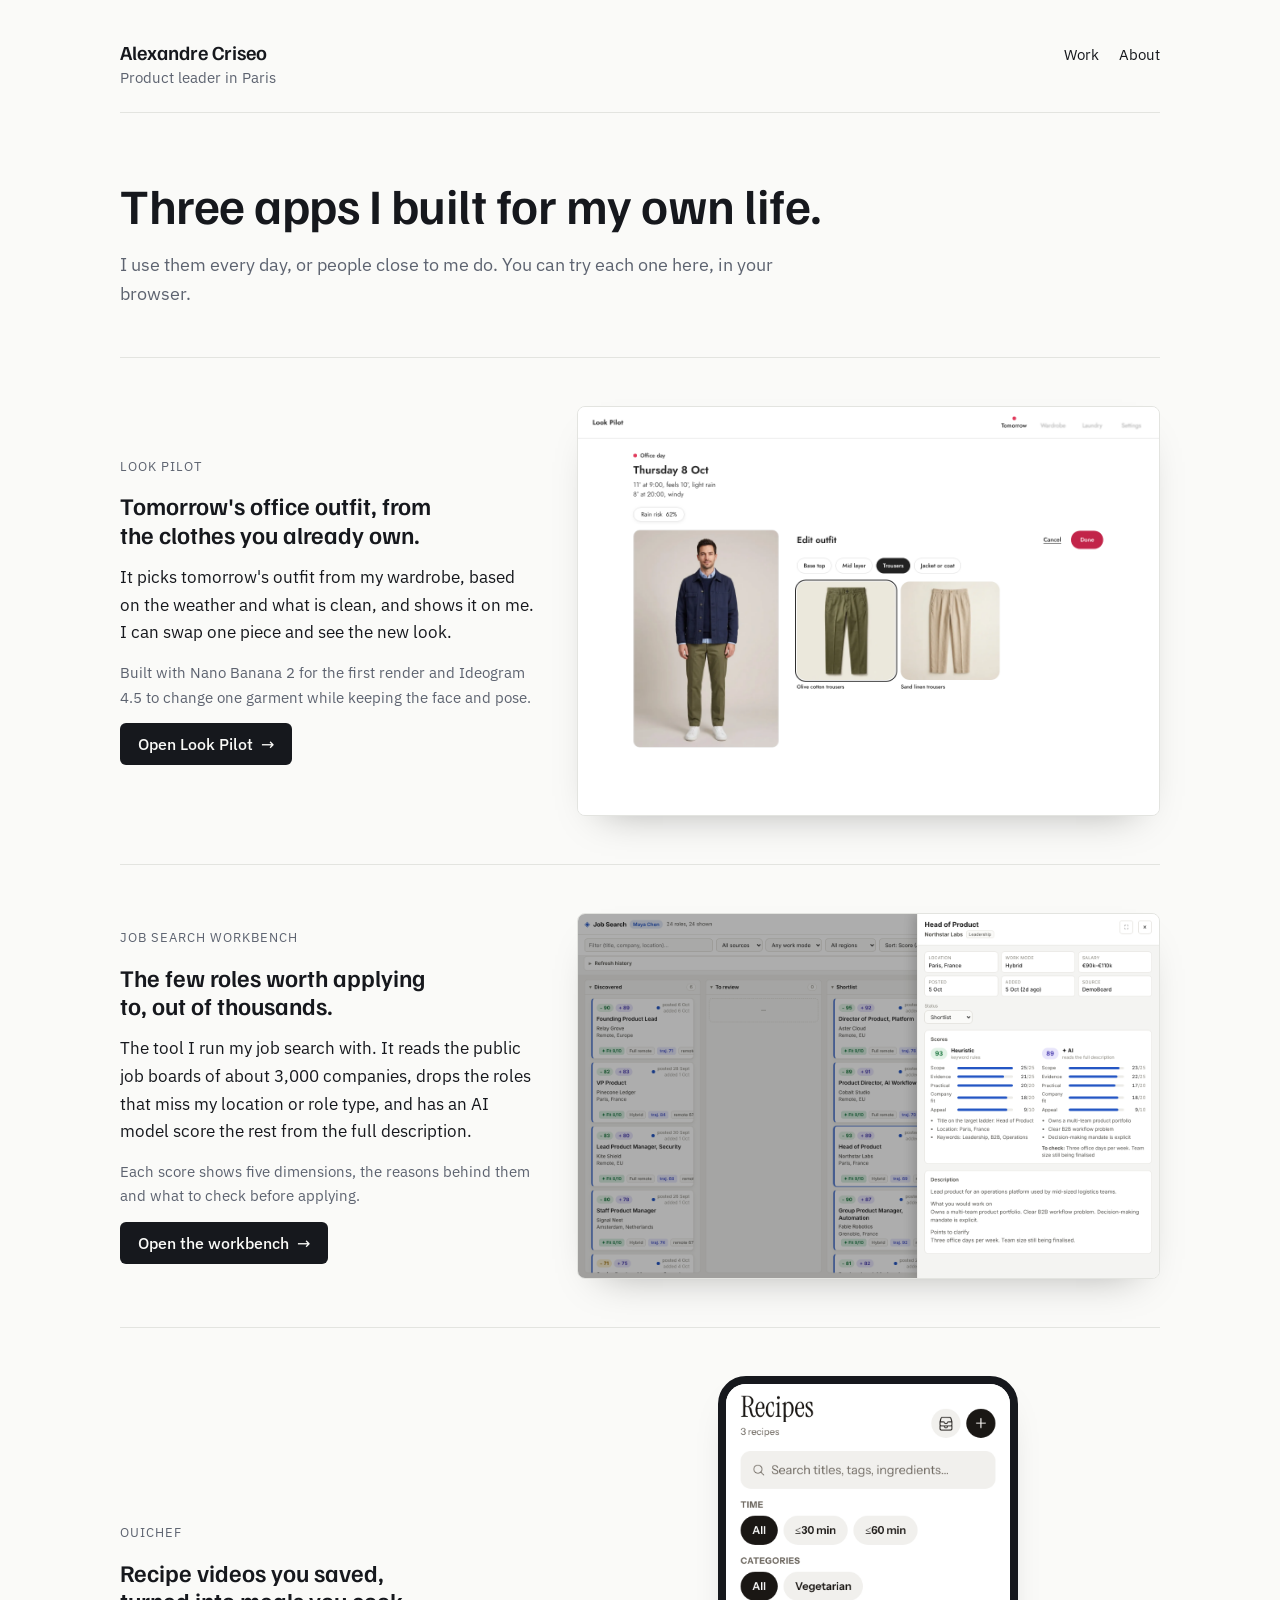
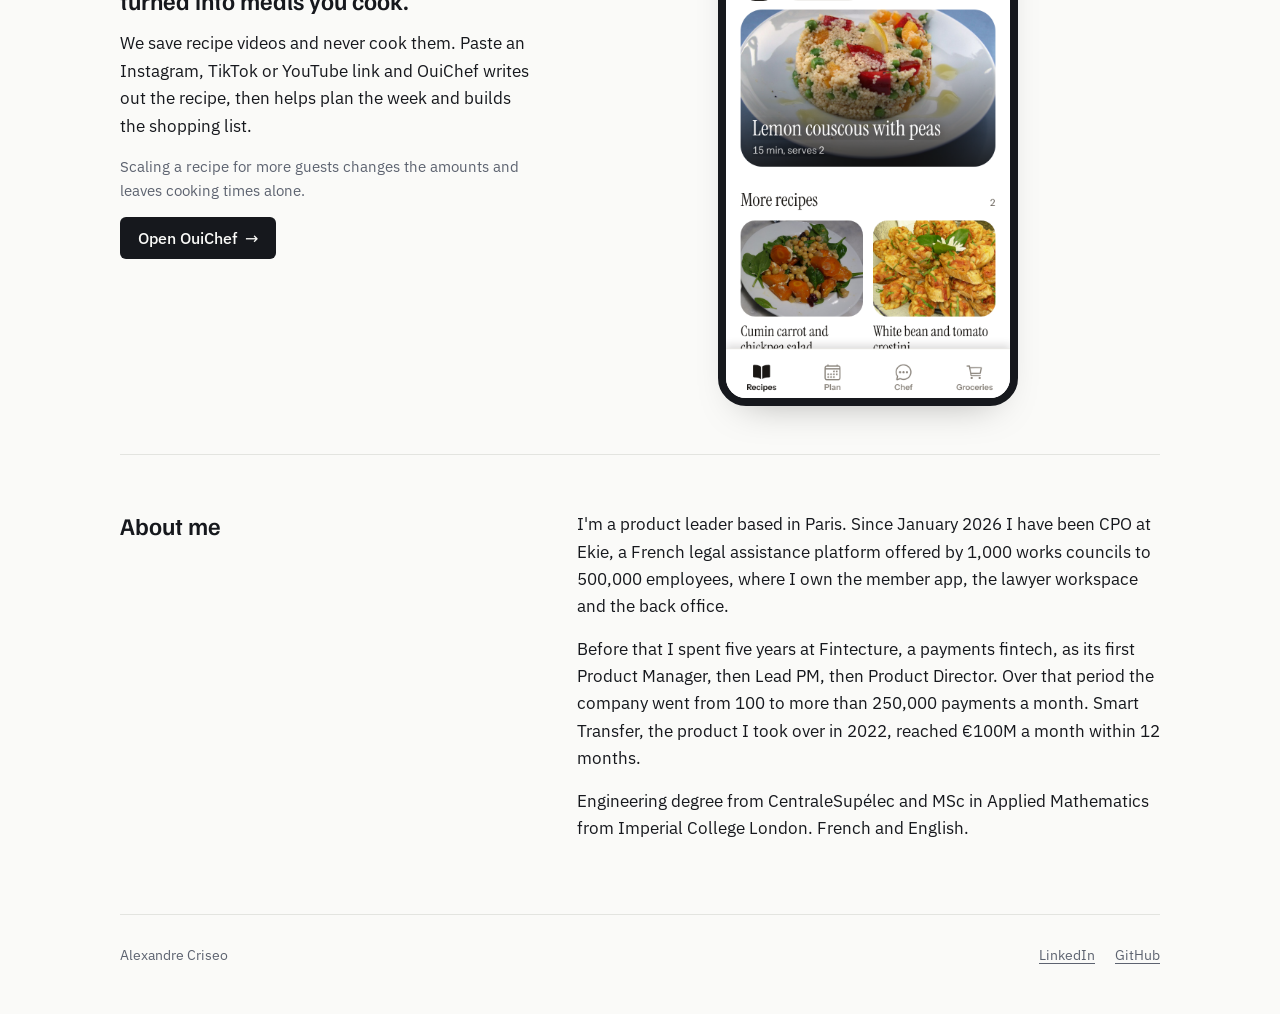
<file: index.html>
<!doctype html>
<html lang="en">
<head>
<meta charset="utf-8">
<meta name="viewport" content="width=device-width, initial-scale=1">
<title>Alexandre Criseo</title>
<meta name="description" content="Alexandre Criseo, product leader in Paris. Products I built for my own daily use, each one playable in the browser.">
<link rel="preload" href="assets/fonts/familjen-grotesk-latin-500.woff2" as="font" type="font/woff2" crossorigin>
<link rel="preload" href="assets/fonts/familjen-grotesk-latin-600.woff2" as="font" type="font/woff2" crossorigin>
<link rel="preload" href="assets/fonts/ibm-plex-sans-latin-400.woff2" as="font" type="font/woff2" crossorigin>
<link rel="preload" href="assets/fonts/ibm-plex-sans-latin-500.woff2" as="font" type="font/woff2" crossorigin>
<style>
@font-face{font-family:"Familjen Grotesk";font-weight:500;font-style:normal;font-display:optional;src:url(assets/fonts/familjen-grotesk-latin-500.woff2) format("woff2")}
@font-face{font-family:"Familjen Grotesk";font-weight:600;font-style:normal;font-display:optional;src:url(assets/fonts/familjen-grotesk-latin-600.woff2) format("woff2")}
@font-face{font-family:"IBM Plex Sans";font-weight:400;font-style:normal;font-display:optional;src:url(assets/fonts/ibm-plex-sans-latin-400.woff2) format("woff2")}
@font-face{font-family:"IBM Plex Sans";font-weight:500;font-style:normal;font-display:optional;src:url(assets/fonts/ibm-plex-sans-latin-500.woff2) format("woff2")}
:root{
  --bg:#fafaf8; --surface:#ffffff; --fg:#16181d; --muted:#5d6370; --line:#e3e4e0; --accent:#0d6b55;
  --display:"Familjen Grotesk",ui-sans-serif,system-ui,sans-serif;
  --body:"IBM Plex Sans",ui-sans-serif,system-ui,sans-serif;
  color-scheme:light;
}
@media (prefers-color-scheme:dark){:root{
  --bg:#121417; --surface:#1a1d21; --fg:#e8e9ec; --muted:#9ba1ab; --line:#2a2e34; --accent:#5cc4a6; color-scheme:dark}}
*{box-sizing:border-box}
html{-webkit-text-size-adjust:100%}
body{margin:0;background:var(--bg);color:var(--fg);font:400 17px/1.6 var(--body);padding:0 20px}
.wrap{max-width:1040px;margin:0 auto}
a{color:var(--accent);text-underline-offset:3px}
a:focus-visible{outline:2px solid var(--accent);outline-offset:3px;border-radius:2px}
header{display:flex;flex-wrap:wrap;gap:12px 24px;align-items:baseline;justify-content:space-between;padding:40px 0 24px;border-bottom:1px solid var(--line)}
.name{font:600 1.25rem/1.2 var(--display);margin:0}
.name span{display:block;margin-top:4px;color:var(--muted);font:400 .95rem/1.3 var(--body)}
nav{display:flex;gap:20px;font-size:.95rem}
nav a{color:var(--fg);text-decoration:none}
nav a:hover{color:var(--accent)}
.intro{padding:64px 0 48px;max-width:720px}
h1{font:600 clamp(2rem,4.4vw,3.1rem)/1.1 var(--display);letter-spacing:-.01em;margin:0 0 20px;text-wrap:balance}
.intro p{color:var(--muted);font-size:1.12rem;margin:0}
h2{font:600 1.5rem/1.2 var(--display);margin:0;text-wrap:balance}
.project{display:grid;grid-template-columns:minmax(0,5fr) minmax(0,7fr);gap:40px;align-items:center;padding:48px 0;border-top:1px solid var(--line)}
.project-text{display:flex;flex-direction:column;gap:14px;min-width:0}
.kicker{font-size:.8rem;letter-spacing:.08em;text-transform:uppercase;color:var(--muted)}
.lead{font-size:1.08rem;margin:0}
.note{margin:0;font-size:.96rem;color:var(--muted)}
.cta{display:inline-flex;align-items:center;gap:8px;align-self:flex-start;background:var(--fg);color:var(--bg);text-decoration:none;font:500 1rem var(--body);padding:11px 18px;border-radius:6px}
.cta:hover{background:var(--accent)}
.shot{display:block;border:1px solid var(--line);border-radius:8px;overflow:hidden;background:var(--surface);box-shadow:0 18px 40px -24px rgba(0,0,0,.35)}
.shot img{display:block;width:100%;height:auto}
.shot-phone{max-width:300px;justify-self:center;border-radius:28px;border:8px solid var(--fg)}
.about{display:grid;grid-template-columns:minmax(0,5fr) minmax(0,7fr);gap:40px;padding:56px 0;border-top:1px solid var(--line)}
.about-text{max-width:640px}
.about-text p{margin:0 0 16px}
footer{display:flex;flex-wrap:wrap;gap:8px 24px;justify-content:space-between;padding:28px 0 48px;border-top:1px solid var(--line);color:var(--muted);font-size:.9rem}
footer a{color:var(--muted)}
footer span:last-child{display:flex;gap:20px}
@media (max-width:820px){
  .project,.about{grid-template-columns:1fr;gap:24px}
  .intro{padding:44px 0 32px}
}
</style>
</head>
<body>
<div class="wrap">
  <header>
    <p class="name">Alexandre Criseo<span>Product leader in Paris</span></p>
    <nav aria-label="Main">
      <a href="#work">Work</a>
      <a href="#about">About</a>
    </nav>
  </header>

  <section class="intro">
    <h1>Three apps I built for my own life.</h1>
    <p>I use them every day, or people close to me do. You can try each one here, in your browser.</p>
  </section>

  <main id="work">
    <article class="project" id="lookpilot">
      <div class="project-text">
        <span class="kicker">Look Pilot</span>
        <h2>Tomorrow's office outfit, from the clothes you already own.</h2>
        <p class="lead">It picks tomorrow's outfit from my wardrobe, based on the weather and what is clean, and shows it on me. I can swap one piece and see the new look.</p>
        <p class="note">Built with Nano Banana 2 for the first render and Ideogram 4.5 to change one garment while keeping the face and pose.</p>
        <a class="cta" href="lookpilot/">Open Look Pilot <span aria-hidden="true">→</span></a>
      </div>
      <a class="shot" href="lookpilot/" aria-label="Open Look Pilot">
        <img src="assets/lookpilot-edit.png" width="1280" height="900" alt="Look Pilot editing tomorrow's outfit: a man in a navy jacket and olive trousers, next to a choice of trousers to swap">
      </a>
    </article>
    <article class="project" id="workbench">
      <div class="project-text">
        <span class="kicker">Job Search Workbench</span>
        <h2>The few roles worth applying to, out of thousands.</h2>
        <p class="lead">The tool I run my job search with. It reads the public job boards of about 3,000 companies, drops the roles that miss my location or role type, and has an AI model score the rest from the full description.</p>
        <p class="note">Each score shows five dimensions, the reasons behind them and what to check before applying.</p>
        <a class="cta" href="workbench/">Open the workbench <span aria-hidden="true">→</span></a>
      </div>
      <a class="shot" href="workbench/" aria-label="Open the workbench">
        <img src="assets/workbench-drawer.png" width="1440" height="900" alt="Kanban board of product roles with a side panel showing a role's score across five dimensions">
      </a>
    </article>
    <article class="project" id="ouichef">
      <div class="project-text">
        <span class="kicker">OuiChef</span>
        <h2>Recipe videos you saved, turned into meals you cook.</h2>
        <p class="lead">We save recipe videos and never cook them. Paste an Instagram, TikTok or YouTube link and OuiChef writes out the recipe, then helps plan the week and builds the shopping list.</p>
        <p class="note">Scaling a recipe for more guests changes the amounts and leaves cooking times alone.</p>
        <a class="cta" href="ouichef/">Open OuiChef <span aria-hidden="true">→</span></a>
      </div>
      <a class="shot shot-phone" href="ouichef/" aria-label="Open OuiChef">
        <img src="assets/ouichef-library.png" width="780" height="1688" alt="OuiChef recipe library on a phone, with a lemon couscous featured and two more recipes below">
      </a>
    </article>
  </main>

  <section class="about" id="about">
    <h2>About me</h2>
    <div class="about-text">
      <p>I'm a product leader based in Paris. Since January 2026 I have been CPO at Ekie, a French legal assistance platform offered by 1,000 works councils to 500,000 employees, where I own the member app, the lawyer workspace and the back office.</p>
      <p>Before that I spent five years at Fintecture, a payments fintech, as its first Product Manager, then Lead PM, then Product Director. Over that period the company went from 100 to more than 250,000 payments a month. Smart Transfer, the product I took over in 2022, reached €100M a month within 12 months.</p>
      <p>Engineering degree from CentraleSupélec and MSc in Applied Mathematics from Imperial College London. French and English.</p>
    </div>
  </section>

  <footer>
    <span>Alexandre Criseo</span>
    <span><a href="https://www.linkedin.com/in/alexandre-criseo/" target="_blank" rel="noopener">LinkedIn</a><a href="https://github.com/alexandrecriseo/alexandrecriseo.github.io" target="_blank" rel="noopener">GitHub</a></span>
  </footer>
</div>
<script>
addEventListener("load",function(){setTimeout(function(){["lookpilot/app/","workbench/app/","ouichef/app/"].forEach(function(base){fetch(base).then(function(r){return r.text()}).then(function(html){var d=new DOMParser().parseFromString(html,"text/html");d.querySelectorAll("script[src],link[rel=stylesheet][href]").forEach(function(el){var l=document.createElement("link");l.rel="prefetch";l.href=new URL(el.getAttribute("src")||el.getAttribute("href"),new URL(base,location.href)).href;document.head.appendChild(l)})}).catch(function(){})})},800)});
</script>
</body>
</html>
</file>
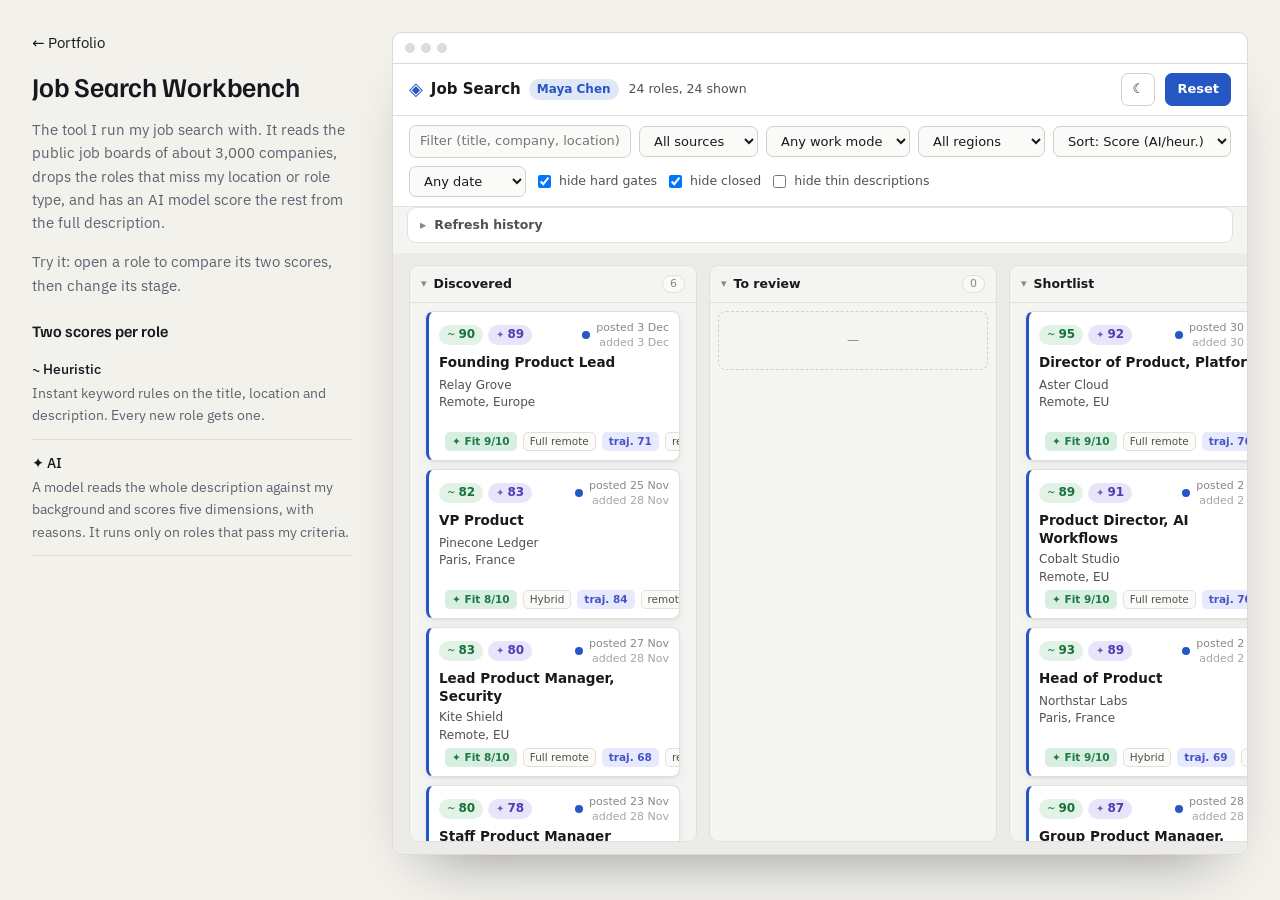
<file: job-search-workbench/index.html>
<!doctype html>
<html lang="en">
<head>
<meta charset="utf-8">
<title>Job Search Workbench</title>
<meta http-equiv="refresh" content="0; url=../workbench/">
<link rel="canonical" href="https://alexandrecriseo.github.io/workbench/">
<script>location.replace("../workbench/");</script>
</head>
<body><p>This page has moved to <a href="../workbench/">alexandrecriseo.github.io/workbench</a>.</p></body>
</html>
</file>
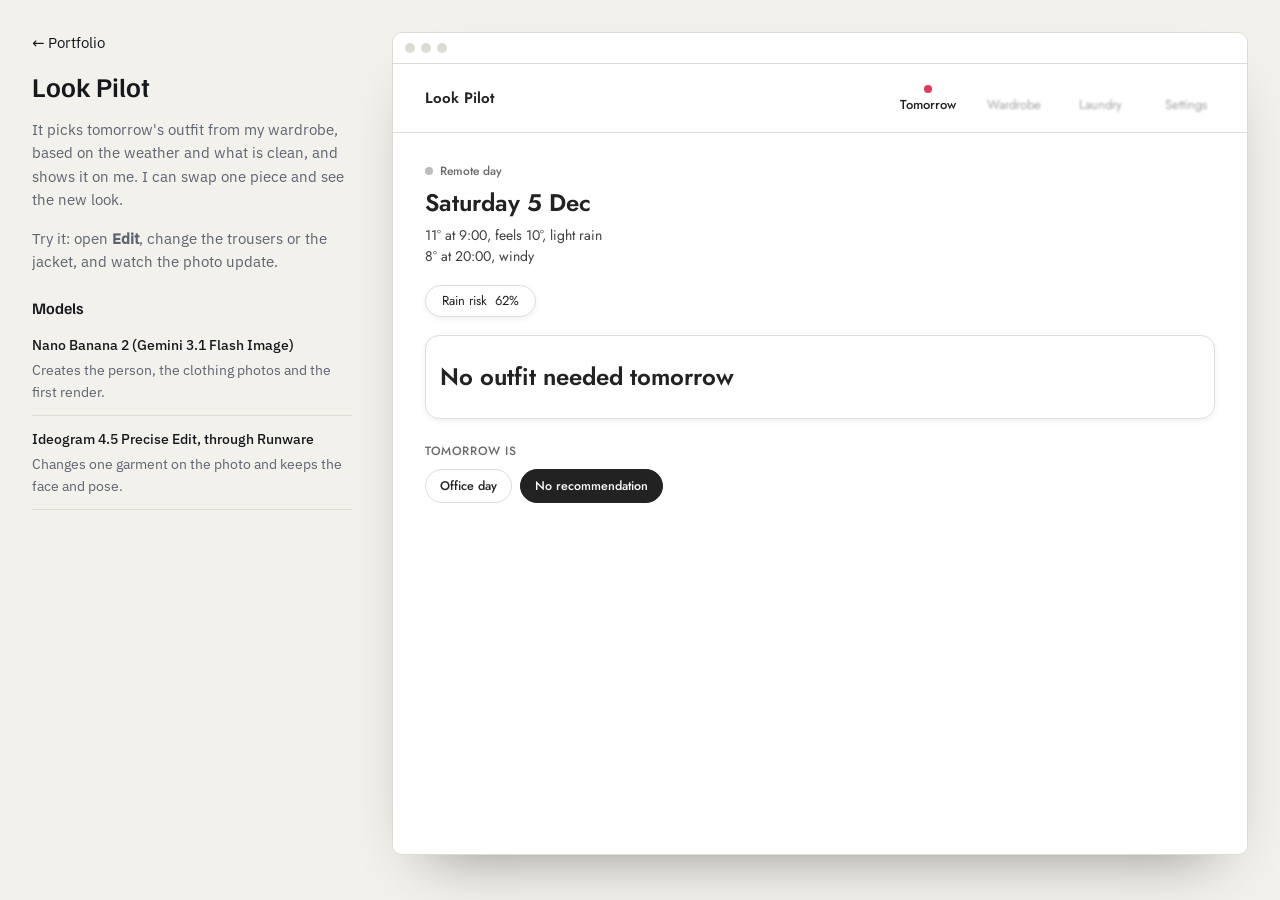
<file: lookpilot/index.html>
<!doctype html>
<html lang="en">
<head>
<meta charset="utf-8">
<meta name="viewport" content="width=device-width, initial-scale=1">
<title>Look Pilot</title>
<link rel="preload" href="../assets/fonts/familjen-grotesk-latin-600.woff2" as="font" type="font/woff2" crossorigin>
<link rel="preload" href="../assets/fonts/ibm-plex-sans-latin-400.woff2" as="font" type="font/woff2" crossorigin>
<link rel="preload" href="../assets/fonts/ibm-plex-sans-latin-500.woff2" as="font" type="font/woff2" crossorigin>
<style>
@font-face{font-family:"Familjen Grotesk";font-weight:500;font-style:normal;font-display:optional;src:url(../assets/fonts/familjen-grotesk-latin-500.woff2) format("woff2")}
@font-face{font-family:"Familjen Grotesk";font-weight:600;font-style:normal;font-display:optional;src:url(../assets/fonts/familjen-grotesk-latin-600.woff2) format("woff2")}
@font-face{font-family:"IBM Plex Sans";font-weight:400;font-style:normal;font-display:optional;src:url(../assets/fonts/ibm-plex-sans-latin-400.woff2) format("woff2")}
@font-face{font-family:"IBM Plex Sans";font-weight:500;font-style:normal;font-display:optional;src:url(../assets/fonts/ibm-plex-sans-latin-500.woff2) format("woff2")}
:root{--bg:#f2f1ec;--surface:#ffffff;--fg:#16181d;--muted:#5d6370;--line:#dcdbd4;--accent:#0d6b55;color-scheme:light}
@media (prefers-color-scheme:dark){:root{--bg:#121417;--surface:#1a1d21;--fg:#e8e9ec;--muted:#9ba1ab;--line:#2a2e34;--accent:#5cc4a6;color-scheme:dark}}
*{box-sizing:border-box}
body{margin:0;min-height:100vh;background:var(--bg);color:var(--fg);font:400 15px/1.55 "IBM Plex Sans",system-ui,sans-serif;display:grid;grid-template-columns:minmax(260px,320px) minmax(0,1fr);gap:40px;padding:32px;align-items:start}
a{color:var(--accent);text-underline-offset:3px}
.side{display:flex;flex-direction:column;gap:16px;position:sticky;top:32px}
.back{color:var(--fg);text-decoration:none;font-size:.92rem}
.back:hover{color:var(--accent)}
h1{font:600 1.7rem/1.15 "Familjen Grotesk",system-ui,sans-serif;margin:0}
h2{font:600 1rem/1.3 "Familjen Grotesk",system-ui,sans-serif;margin:8px 0 0}
p{margin:0;color:var(--muted)}
.models{list-style:none;margin:0;padding:0;display:flex;flex-direction:column;gap:12px;font-size:.9rem}
.models li{display:flex;flex-direction:column;gap:2px;padding-bottom:12px;border-bottom:1px solid var(--line)}
.models b{font-weight:500;color:var(--fg)}
.models span{color:var(--muted)}
.window{border:1px solid var(--line);border-radius:10px;overflow:hidden;background:var(--surface);box-shadow:0 30px 60px -34px rgba(0,0,0,.45)}
.bar{display:flex;gap:6px;padding:10px 12px;border-bottom:1px solid var(--line)}
.bar i{width:10px;height:10px;border-radius:50%;background:var(--line)}
.window iframe{display:block;width:100%;height:calc(100vh - 110px);min-height:640px;border:0}
.stage{position:relative}
.sk{position:absolute;inset:0;background:#fff;display:flex;flex-direction:column;gap:18px;padding:28px 32px;transition:opacity .3s ease;z-index:1}
.sk i{display:block;background:#ecebe7;border-radius:8px;animation:sk 1.4s ease-in-out infinite}
.sk .row{display:flex;gap:16px;align-items:center}
.ready .sk{opacity:0;pointer-events:none}
@keyframes sk{50%{opacity:.5}}
@media (prefers-reduced-motion:reduce){.sk i{animation:none}}
@media (max-width:900px){body{display:block;padding:0;min-height:0}.side{display:none}.window{position:fixed;inset:0;border:0;border-radius:0;box-shadow:none}.bar{display:none}.window iframe{height:100vh;height:100dvh;min-height:0}}
</style>
</head>
<body>
  <aside class="side">
    <a class="back" href="../">← Portfolio</a>
    <h1>Look Pilot</h1>
    <p>It picks tomorrow's outfit from my wardrobe, based on the weather and what is clean, and shows it on me. I can swap one piece and see the new look.</p>
    <p>Try it: open <b>Edit</b>, change the trousers or the jacket, and watch the photo update.</p>
    <h2>Models</h2>
    <ul class="models">
      <li><b>Nano Banana 2 (Gemini 3.1 Flash Image)</b><span>Creates the person, the clothing photos and the first render.</span></li>
      <li><b>Ideogram 4.5 Precise Edit, through Runware</b><span>Changes one garment on the photo and keeps the face and pose.</span></li>
    </ul>
  </aside>
  <main class="window"><div class="bar" aria-hidden="true"><i></i><i></i><i></i></div><div class="stage"><div class="sk" aria-hidden="true"><div class="row" style="justify-content:space-between"><i style="width:90px;height:16px"></i><div class="row"><i style="width:70px;height:12px"></i><i style="width:70px;height:12px"></i><i style="width:70px;height:12px"></i><i style="width:70px;height:12px"></i></div></div><i style="width:80px;height:12px;margin-top:24px"></i><i style="width:220px;height:26px"></i><i style="width:300px;height:14px"></i><div class="row" style="align-items:flex-start;gap:40px;margin-top:12px"><i style="width:320px;height:480px"></i><div style="display:flex;flex-direction:column;gap:42px;flex:1"><div class="row"><i style="width:88px;height:88px"></i><i style="width:160px;height:14px"></i></div><div class="row"><i style="width:88px;height:88px"></i><i style="width:160px;height:14px"></i></div><div class="row"><i style="width:88px;height:88px"></i><i style="width:160px;height:14px"></i></div><div class="row"><i style="width:88px;height:88px"></i><i style="width:160px;height:14px"></i></div></div></div></div><iframe src="app/" title="Look Pilot app"></iframe></div></main>
<script>(function(){var f=document.querySelector("iframe"),w=f.parentNode,t;function done(){clearTimeout(t);w.classList.add("ready")}f.addEventListener("load",function(){setTimeout(done,250)});t=setTimeout(done,15000)})();</script>
</body>
</html>
</file>
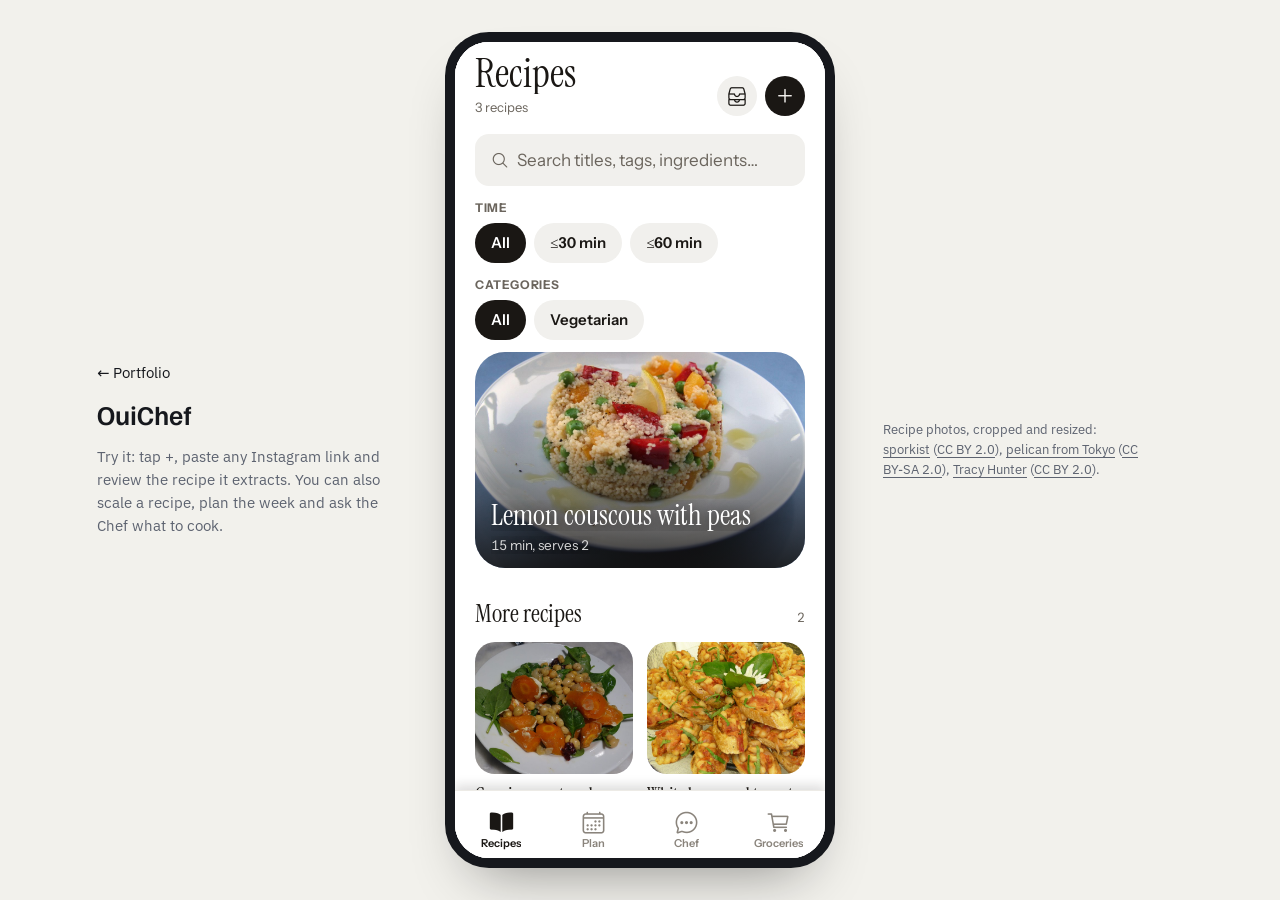
<file: ouichef/index.html>
<!doctype html>
<html lang="en">
<head>
<meta charset="utf-8">
<meta name="viewport" content="width=device-width, initial-scale=1">
<title>OuiChef</title>
<link rel="preload" href="../assets/fonts/familjen-grotesk-latin-600.woff2" as="font" type="font/woff2" crossorigin>
<link rel="preload" href="../assets/fonts/ibm-plex-sans-latin-400.woff2" as="font" type="font/woff2" crossorigin>
<style>
@font-face{font-family:"Familjen Grotesk";font-weight:500;font-style:normal;font-display:optional;src:url(../assets/fonts/familjen-grotesk-latin-500.woff2) format("woff2")}
@font-face{font-family:"Familjen Grotesk";font-weight:600;font-style:normal;font-display:optional;src:url(../assets/fonts/familjen-grotesk-latin-600.woff2) format("woff2")}
@font-face{font-family:"IBM Plex Sans";font-weight:400;font-style:normal;font-display:optional;src:url(../assets/fonts/ibm-plex-sans-latin-400.woff2) format("woff2")}
@font-face{font-family:"IBM Plex Sans";font-weight:500;font-style:normal;font-display:optional;src:url(../assets/fonts/ibm-plex-sans-latin-500.woff2) format("woff2")}
:root{--bg:#f2f1ec;--fg:#16181d;--muted:#5d6370;--line:#dcdbd4;--accent:#0d6b55;color-scheme:light}
@media (prefers-color-scheme:dark){:root{--bg:#121417;--fg:#e8e9ec;--muted:#9ba1ab;--line:#2a2e34;--accent:#5cc4a6;color-scheme:dark}}
*{box-sizing:border-box}
body{margin:0;min-height:100vh;background:var(--bg);color:var(--fg);font:400 15px/1.55 "IBM Plex Sans",system-ui,sans-serif;display:grid;grid-template-columns:minmax(0,1fr) auto minmax(0,1fr);gap:48px;align-items:center;padding:32px}
a{color:var(--accent);text-underline-offset:3px}
.side{max-width:300px;justify-self:end;display:flex;flex-direction:column;gap:14px}
.back{color:var(--fg);text-decoration:none;font-size:.92rem}
.back:hover{color:var(--accent)}
h1{font:600 1.7rem/1.15 "Familjen Grotesk",system-ui,sans-serif;margin:0}
p{margin:0;color:var(--muted)}
.phone{width:390px;height:min(844px,calc(100vh - 64px));border:10px solid #16181d;border-radius:44px;overflow:hidden;background:#fff;box-shadow:0 30px 60px -30px rgba(0,0,0,.45)}
.phone iframe{display:block;width:100%;height:100%;border:0}
.credits{justify-self:start;max-width:260px;font-size:.8rem;color:var(--muted)}
.credits a{color:var(--muted)}
@media (max-width:1100px){body{grid-template-columns:1fr;justify-items:center}.side,.credits{justify-self:center;max-width:390px}}
.stage{position:relative}
.sk{position:absolute;inset:0;background:#fff;display:flex;flex-direction:column;gap:18px;padding:28px 32px;transition:opacity .3s ease;z-index:1}
.sk i{display:block;background:#ecebe7;border-radius:8px;animation:sk 1.4s ease-in-out infinite}
.sk .row{display:flex;gap:16px;align-items:center}
.ready .sk{opacity:0;pointer-events:none}
@keyframes sk{50%{opacity:.5}}
@media (prefers-reduced-motion:reduce){.sk i{animation:none}}
@media (max-width:640px){body{display:block;padding:0;min-height:0}.side,.credits{display:none}.phone{position:fixed;inset:0;width:auto;height:auto;border:0;border-radius:0;box-shadow:none}}
</style>
</head>
<body>
  <div class="side">
    <a class="back" href="../">← Portfolio</a>
    <h1>OuiChef</h1>
    <p>Try it: tap +, paste any Instagram link and review the recipe it extracts. You can also scale a recipe, plan the week and ask the Chef what to cook.</p>
  </div>
  <div class="phone stage"><div class="sk" aria-hidden="true" style="padding:24px 20px;gap:16px"><i style="width:140px;height:30px"></i><i style="width:70px;height:12px"></i><i style="width:100%;height:50px;border-radius:14px"></i><div class="row"><i style="width:50px;height:38px;border-radius:20px"></i><i style="width:88px;height:38px;border-radius:20px"></i><i style="width:88px;height:38px;border-radius:20px"></i></div><i style="width:100%;height:216px;border-radius:18px;margin-top:8px"></i><div class="row"><i style="width:50%;height:130px;border-radius:14px"></i><i style="width:50%;height:130px;border-radius:14px"></i></div></div><iframe src="app/" title="OuiChef app"></iframe></div>
<script>(function(){var f=document.querySelector("iframe"),w=f.parentNode,t;function done(){clearTimeout(t);w.classList.add("ready")}f.addEventListener("load",function(){setTimeout(done,250)});t=setTimeout(done,15000)})();</script>
  <p class="credits">Recipe photos, cropped and resized: <a href="https://www.flickr.com/photos/17879025@N00/165332040" target="_blank" rel="noopener">sporkist</a> (<a href="https://creativecommons.org/licenses/by/2.0/" target="_blank" rel="noopener">CC BY 2.0</a>), <a href="https://commons.wikimedia.org/wiki/File:Cumin_carrot_salad_(10600999603).jpg" target="_blank" rel="noopener">pelican from Tokyo</a> (<a href="https://creativecommons.org/licenses/by-sa/2.0/" target="_blank" rel="noopener">CC BY-SA 2.0</a>), <a href="https://www.flickr.com/photos/11121785@N00/144845926" target="_blank" rel="noopener">Tracy Hunter</a> (<a href="https://creativecommons.org/licenses/by/2.0/" target="_blank" rel="noopener">CC BY 2.0</a>).</p>
</body>
</html>
</file>
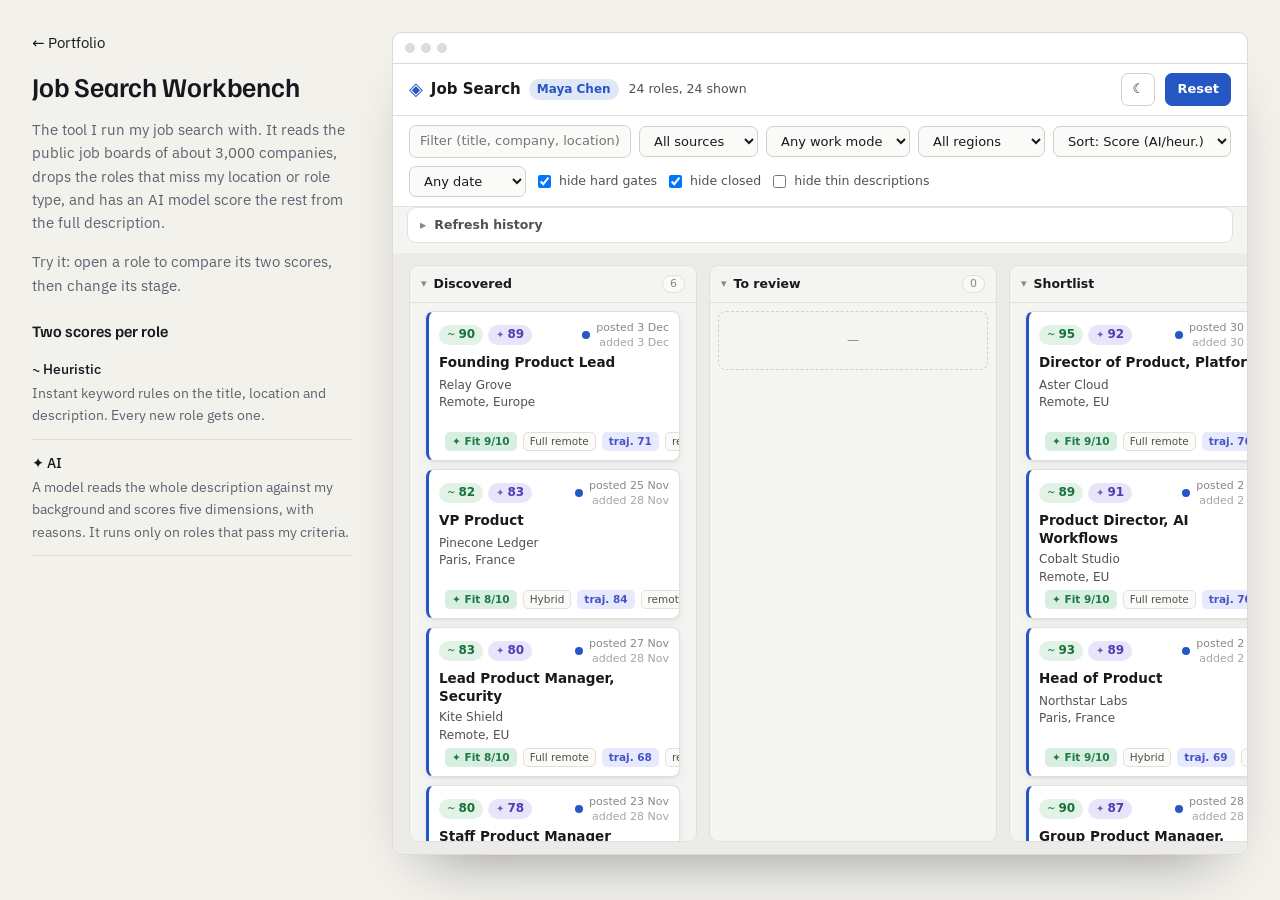
<file: workbench/index.html>
<!doctype html>
<html lang="en">
<head>
<meta charset="utf-8">
<meta name="viewport" content="width=device-width, initial-scale=1">
<title>Job Search Workbench</title>
<link rel="preload" href="../assets/fonts/familjen-grotesk-latin-600.woff2" as="font" type="font/woff2" crossorigin>
<link rel="preload" href="../assets/fonts/ibm-plex-sans-latin-400.woff2" as="font" type="font/woff2" crossorigin>
<link rel="preload" href="../assets/fonts/ibm-plex-sans-latin-500.woff2" as="font" type="font/woff2" crossorigin>
<style>
@font-face{font-family:"Familjen Grotesk";font-weight:500;font-style:normal;font-display:optional;src:url(../assets/fonts/familjen-grotesk-latin-500.woff2) format("woff2")}
@font-face{font-family:"Familjen Grotesk";font-weight:600;font-style:normal;font-display:optional;src:url(../assets/fonts/familjen-grotesk-latin-600.woff2) format("woff2")}
@font-face{font-family:"IBM Plex Sans";font-weight:400;font-style:normal;font-display:optional;src:url(../assets/fonts/ibm-plex-sans-latin-400.woff2) format("woff2")}
@font-face{font-family:"IBM Plex Sans";font-weight:500;font-style:normal;font-display:optional;src:url(../assets/fonts/ibm-plex-sans-latin-500.woff2) format("woff2")}
:root{--bg:#f2f1ec;--surface:#ffffff;--fg:#16181d;--muted:#5d6370;--line:#dcdbd4;--accent:#0d6b55;color-scheme:light}
@media (prefers-color-scheme:dark){:root{--bg:#121417;--surface:#1a1d21;--fg:#e8e9ec;--muted:#9ba1ab;--line:#2a2e34;--accent:#5cc4a6;color-scheme:dark}}
*{box-sizing:border-box}
body{margin:0;min-height:100vh;background:var(--bg);color:var(--fg);font:400 15px/1.55 "IBM Plex Sans",system-ui,sans-serif;display:grid;grid-template-columns:minmax(260px,320px) minmax(0,1fr);gap:40px;padding:32px;align-items:start}
a{color:var(--accent);text-underline-offset:3px}
.side{display:flex;flex-direction:column;gap:16px;position:sticky;top:32px}
.back{color:var(--fg);text-decoration:none;font-size:.92rem}
.back:hover{color:var(--accent)}
h1{font:600 1.7rem/1.15 "Familjen Grotesk",system-ui,sans-serif;margin:0}
h2{font:600 1rem/1.3 "Familjen Grotesk",system-ui,sans-serif;margin:8px 0 0}
p{margin:0;color:var(--muted)}
.models{list-style:none;margin:0;padding:0;display:flex;flex-direction:column;gap:12px;font-size:.9rem}
.models li{display:flex;flex-direction:column;gap:2px;padding-bottom:12px;border-bottom:1px solid var(--line)}
.models b{font-weight:500;color:var(--fg)}
.models span{color:var(--muted)}
.window{border:1px solid var(--line);border-radius:10px;overflow:hidden;background:var(--surface);box-shadow:0 30px 60px -34px rgba(0,0,0,.45)}
.bar{display:flex;gap:6px;padding:10px 12px;border-bottom:1px solid var(--line)}
.bar i{width:10px;height:10px;border-radius:50%;background:var(--line)}
.window iframe{display:block;width:100%;height:calc(100vh - 110px);min-height:640px;border:0}
.stage{position:relative}
.sk{position:absolute;inset:0;background:#fff;display:flex;flex-direction:column;gap:18px;padding:28px 32px;transition:opacity .3s ease;z-index:1}
.sk i{display:block;background:#ecebe7;border-radius:8px;animation:sk 1.4s ease-in-out infinite}
.sk .row{display:flex;gap:16px;align-items:center}
.ready .sk{opacity:0;pointer-events:none}
@keyframes sk{50%{opacity:.5}}
@media (prefers-reduced-motion:reduce){.sk i{animation:none}}
@media (max-width:900px){body{display:block;padding:0;min-height:0}.side{display:none}.window{position:fixed;inset:0;border:0;border-radius:0;box-shadow:none}.bar{display:none}.window iframe{height:100vh;height:100dvh;min-height:0}}
</style>
</head>
<body>
  <aside class="side">
    <a class="back" href="../">← Portfolio</a>
    <h1>Job Search Workbench</h1>
    <p>The tool I run my job search with. It reads the public job boards of about 3,000 companies, drops the roles that miss my location or role type, and has an AI model score the rest from the full description.</p>
    <p>Try it: open a role to compare its two scores, then change its stage.</p>
    <h2>Two scores per role</h2>
    <ul class="models">
      <li><b>~ Heuristic</b><span>Instant keyword rules on the title, location and description. Every new role gets one.</span></li>
      <li><b>✦ AI</b><span>A model reads the whole description against my background and scores five dimensions, with reasons. It runs only on roles that pass my criteria.</span></li>
    </ul>
  </aside>
  <main class="window"><div class="bar" aria-hidden="true"><i></i><i></i><i></i></div><div class="stage"><div class="sk" aria-hidden="true"><div class="row"><i style="width:140px;height:18px"></i><i style="width:80px;height:14px"></i><span style="flex:1"></span><i style="width:70px;height:32px"></i></div><div class="row"><i style="width:280px;height:32px"></i><i style="width:110px;height:32px"></i><i style="width:130px;height:32px"></i><i style="width:120px;height:32px"></i></div><div class="row" style="align-items:flex-start;margin-top:12px"><div style="flex:1;display:flex;flex-direction:column;gap:12px"><i style="width:100%;height:20px"></i><i style="width:100%;height:120px"></i><i style="width:100%;height:120px"></i><i style="width:100%;height:120px"></i></div><div style="flex:1;display:flex;flex-direction:column;gap:12px"><i style="width:100%;height:20px"></i><i style="width:100%;height:120px"></i><i style="width:100%;height:120px"></i><i style="width:100%;height:120px"></i></div><div style="flex:1;display:flex;flex-direction:column;gap:12px"><i style="width:100%;height:20px"></i><i style="width:100%;height:120px"></i><i style="width:100%;height:120px"></i><i style="width:100%;height:120px"></i></div></div></div><iframe src="app/" title="Job Search Workbench app"></iframe></div></main>
<script>(function(){var f=document.querySelector("iframe"),w=f.parentNode,t;function done(){clearTimeout(t);w.classList.add("ready")}f.addEventListener("load",function(){setTimeout(done,250)});t=setTimeout(done,15000)})();</script>
</body>
</html>
</file>
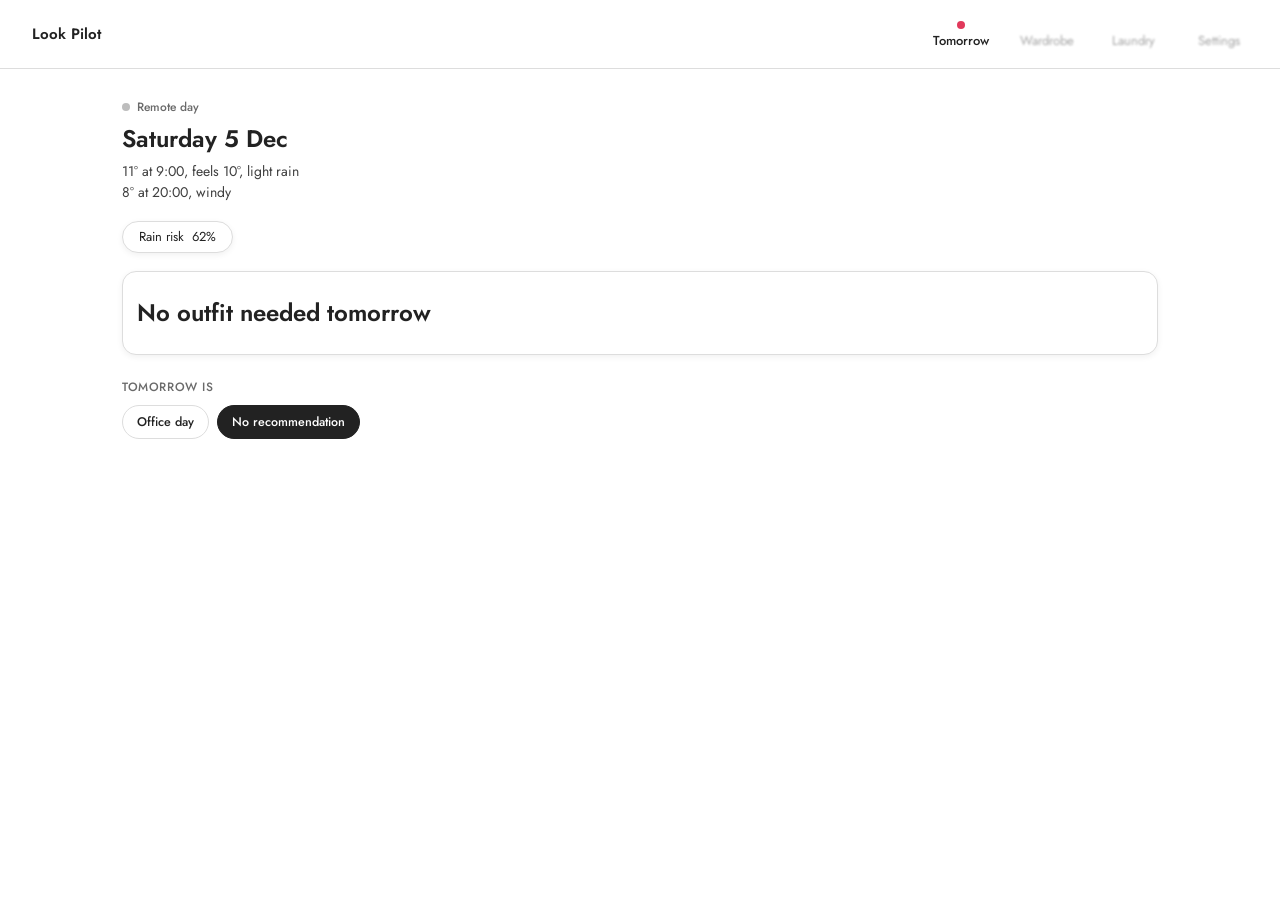
<file: lookpilot/app/index.html>
<!DOCTYPE html><html lang="en"><head><meta charSet="utf-8"/><link rel="preconnect" href="/" crossorigin=""/><meta name="viewport" content="width=device-width, initial-scale=1, viewport-fit=cover"/><link rel="stylesheet" href="/lookpilot/app/_next/static/chunks/2_08kt6d16u8u.css" data-precedence="next"/><link rel="preload" as="script" fetchPriority="low" href="/lookpilot/app/_next/static/chunks/310vm2bl3xxpt.js"/><script src="/lookpilot/app/_next/static/chunks/2tswzwt7g9k6a.js" async=""></script><script src="/lookpilot/app/_next/static/chunks/27t_qfc-3_lzs.js" async=""></script><script src="/lookpilot/app/_next/static/chunks/1v8v8ntydqy2_.js" async=""></script><script src="/lookpilot/app/_next/static/chunks/turbopack-00dghchhbnp0s.js" async=""></script><script src="/lookpilot/app/_next/static/chunks/3fntmmi971322.js" async=""></script><script src="/lookpilot/app/_next/static/chunks/0ieow_90v8rd1.js" async=""></script><script src="/lookpilot/app/_next/static/chunks/0wcmquey2v257.js" async=""></script><script src="/lookpilot/app/_next/static/chunks/2m1-obt4n_6_e.js" async=""></script><title>Tomorrow Fit</title><meta name="description" content="Office outfit recommendations for tomorrow."/><meta name="next-size-adjust" content=""/><script src="/lookpilot/app/_next/static/chunks/0cz1d0mv5g_q7.js" noModule=""></script></head><body><div hidden=""><!--$--><!--/$--></div><div dir="ltr" data-orientation="horizontal" data-slot="tabs" class="group/tabs flex data-horizontal:flex-col min-h-dvh gap-0 pb-[calc(72px+env(safe-area-inset-bottom))] md:pb-0"><header class="flex items-center justify-between gap-4 px-[22px] pt-4 md:border-b md:border-border md:px-8 md:py-3"><div class="flex items-baseline gap-2.5"><span class="text-xs leading-none font-medium md:text-[15px] md:font-semibold">Look Pilot</span></div><div role="tablist" aria-orientation="horizontal" data-slot="tabs-list" data-variant="nav" class="group/tabs-list items-center justify-center p-[3px] text-muted-foreground group-data-vertical/tabs:h-fit group-data-vertical/tabs:flex-col data-[variant=line]:rounded-none fixed inset-x-0 bottom-0 z-40 grid w-full auto-cols-fr grid-flow-col rounded-none border-t border-border bg-background px-1.5 pt-2.5 pb-[max(22px,env(safe-area-inset-bottom))] group-data-horizontal/tabs:h-auto md:static md:w-auto md:gap-7 md:border-0 md:p-0" aria-label="Primary navigation" tabindex="-1" data-orientation="horizontal" style="outline:none"><button type="button" role="tab" aria-selected="true" aria-controls="radix-_R_avb_-content-tomorrow" data-state="active" id="radix-_R_avb_-trigger-tomorrow" data-slot="tabs-trigger" class="relative inline-flex h-[calc(100%-1px)] flex-1 items-center justify-center gap-1.5 rounded-md border border-transparent px-1.5 py-0.5 text-sm font-medium whitespace-nowrap text-foreground/60 transition-all group-data-vertical/tabs:w-full group-data-vertical/tabs:justify-start hover:text-foreground focus-visible:border-ring focus-visible:ring-[3px] focus-visible:ring-ring/50 focus-visible:outline-1 focus-visible:outline-ring disabled:pointer-events-none disabled:opacity-50 has-data-[icon=inline-end]:pr-1 has-data-[icon=inline-start]:pl-1 dark:text-muted-foreground dark:hover:text-foreground group-data-[variant=default]/tabs-list:data-active:shadow-sm group-data-[variant=line]/tabs-list:data-active:shadow-none [&amp;_svg]:pointer-events-none [&amp;_svg]:shrink-0 [&amp;_svg:not([class*=&#x27;size-&#x27;])]:size-4 group-data-[variant=line]/tabs-list:bg-transparent group-data-[variant=line]/tabs-list:data-active:bg-transparent dark:group-data-[variant=line]/tabs-list:data-active:border-transparent dark:group-data-[variant=line]/tabs-list:data-active:bg-transparent data-active:bg-background data-active:text-foreground dark:data-active:border-input dark:data-active:bg-input/30 dark:data-active:text-foreground group-data-[variant=nav]/tabs-list:h-auto group-data-[variant=nav]/tabs-list:min-h-11 group-data-[variant=nav]/tabs-list:flex-col group-data-[variant=nav]/tabs-list:gap-[5px] group-data-[variant=nav]/tabs-list:px-0 group-data-[variant=nav]/tabs-list:py-1.5 group-data-[variant=nav]/tabs-list:text-[11px] group-data-[variant=nav]/tabs-list:leading-none group-data-[variant=nav]/tabs-list:font-normal group-data-[variant=nav]/tabs-list:text-muted-foreground group-data-[variant=nav]/tabs-list:before:size-2 group-data-[variant=nav]/tabs-list:before:rounded-full group-data-[variant=nav]/tabs-list:before:bg-transparent group-data-[variant=nav]/tabs-list:data-active:bg-transparent group-data-[variant=nav]/tabs-list:data-active:font-medium group-data-[variant=nav]/tabs-list:data-active:text-foreground group-data-[variant=nav]/tabs-list:data-active:shadow-none group-data-[variant=nav]/tabs-list:data-active:before:bg-primary md:group-data-[variant=nav]/tabs-list:text-[13px] after:absolute after:bg-foreground after:opacity-0 after:transition-opacity group-data-horizontal/tabs:after:inset-x-0 group-data-horizontal/tabs:after:bottom-[-5px] group-data-horizontal/tabs:after:h-0.5 group-data-vertical/tabs:after:inset-y-0 group-data-vertical/tabs:after:-right-1 group-data-vertical/tabs:after:w-0.5 group-data-[variant=line]/tabs-list:data-active:after:opacity-100" tabindex="-1" data-orientation="horizontal" data-radix-collection-item="">Tomorrow</button><button type="button" role="tab" aria-selected="false" aria-controls="radix-_R_avb_-content-wardrobe" data-state="inactive" data-disabled="" disabled="" id="radix-_R_avb_-trigger-wardrobe" data-slot="tabs-trigger" class="relative inline-flex h-[calc(100%-1px)] flex-1 items-center justify-center gap-1.5 rounded-md border border-transparent px-1.5 py-0.5 text-sm font-medium whitespace-nowrap text-foreground/60 transition-all group-data-vertical/tabs:w-full group-data-vertical/tabs:justify-start hover:text-foreground focus-visible:border-ring focus-visible:ring-[3px] focus-visible:ring-ring/50 focus-visible:outline-1 focus-visible:outline-ring disabled:pointer-events-none has-data-[icon=inline-end]:pr-1 has-data-[icon=inline-start]:pl-1 dark:text-muted-foreground dark:hover:text-foreground group-data-[variant=default]/tabs-list:data-active:shadow-sm group-data-[variant=line]/tabs-list:data-active:shadow-none [&amp;_svg]:pointer-events-none [&amp;_svg]:shrink-0 [&amp;_svg:not([class*=&#x27;size-&#x27;])]:size-4 group-data-[variant=line]/tabs-list:bg-transparent group-data-[variant=line]/tabs-list:data-active:bg-transparent dark:group-data-[variant=line]/tabs-list:data-active:border-transparent dark:group-data-[variant=line]/tabs-list:data-active:bg-transparent data-active:bg-background data-active:text-foreground dark:data-active:border-input dark:data-active:bg-input/30 dark:data-active:text-foreground group-data-[variant=nav]/tabs-list:h-auto group-data-[variant=nav]/tabs-list:min-h-11 group-data-[variant=nav]/tabs-list:flex-col group-data-[variant=nav]/tabs-list:gap-[5px] group-data-[variant=nav]/tabs-list:px-0 group-data-[variant=nav]/tabs-list:py-1.5 group-data-[variant=nav]/tabs-list:text-[11px] group-data-[variant=nav]/tabs-list:leading-none group-data-[variant=nav]/tabs-list:font-normal group-data-[variant=nav]/tabs-list:text-muted-foreground group-data-[variant=nav]/tabs-list:before:size-2 group-data-[variant=nav]/tabs-list:before:rounded-full group-data-[variant=nav]/tabs-list:before:bg-transparent group-data-[variant=nav]/tabs-list:data-active:bg-transparent group-data-[variant=nav]/tabs-list:data-active:font-medium group-data-[variant=nav]/tabs-list:data-active:text-foreground group-data-[variant=nav]/tabs-list:data-active:shadow-none group-data-[variant=nav]/tabs-list:data-active:before:bg-primary md:group-data-[variant=nav]/tabs-list:text-[13px] after:absolute after:bg-foreground after:opacity-0 after:transition-opacity group-data-horizontal/tabs:after:inset-x-0 group-data-horizontal/tabs:after:bottom-[-5px] group-data-horizontal/tabs:after:h-0.5 group-data-vertical/tabs:after:inset-y-0 group-data-vertical/tabs:after:-right-1 group-data-vertical/tabs:after:w-0.5 group-data-[variant=line]/tabs-list:data-active:after:opacity-100 blur-[0.8px] disabled:opacity-60" tabindex="-1" data-orientation="horizontal" data-radix-collection-item="">Wardrobe</button><button type="button" role="tab" aria-selected="false" aria-controls="radix-_R_avb_-content-laundry" data-state="inactive" data-disabled="" disabled="" id="radix-_R_avb_-trigger-laundry" data-slot="tabs-trigger" class="relative inline-flex h-[calc(100%-1px)] flex-1 items-center justify-center gap-1.5 rounded-md border border-transparent px-1.5 py-0.5 text-sm font-medium whitespace-nowrap text-foreground/60 transition-all group-data-vertical/tabs:w-full group-data-vertical/tabs:justify-start hover:text-foreground focus-visible:border-ring focus-visible:ring-[3px] focus-visible:ring-ring/50 focus-visible:outline-1 focus-visible:outline-ring disabled:pointer-events-none has-data-[icon=inline-end]:pr-1 has-data-[icon=inline-start]:pl-1 dark:text-muted-foreground dark:hover:text-foreground group-data-[variant=default]/tabs-list:data-active:shadow-sm group-data-[variant=line]/tabs-list:data-active:shadow-none [&amp;_svg]:pointer-events-none [&amp;_svg]:shrink-0 [&amp;_svg:not([class*=&#x27;size-&#x27;])]:size-4 group-data-[variant=line]/tabs-list:bg-transparent group-data-[variant=line]/tabs-list:data-active:bg-transparent dark:group-data-[variant=line]/tabs-list:data-active:border-transparent dark:group-data-[variant=line]/tabs-list:data-active:bg-transparent data-active:bg-background data-active:text-foreground dark:data-active:border-input dark:data-active:bg-input/30 dark:data-active:text-foreground group-data-[variant=nav]/tabs-list:h-auto group-data-[variant=nav]/tabs-list:min-h-11 group-data-[variant=nav]/tabs-list:flex-col group-data-[variant=nav]/tabs-list:gap-[5px] group-data-[variant=nav]/tabs-list:px-0 group-data-[variant=nav]/tabs-list:py-1.5 group-data-[variant=nav]/tabs-list:text-[11px] group-data-[variant=nav]/tabs-list:leading-none group-data-[variant=nav]/tabs-list:font-normal group-data-[variant=nav]/tabs-list:text-muted-foreground group-data-[variant=nav]/tabs-list:before:size-2 group-data-[variant=nav]/tabs-list:before:rounded-full group-data-[variant=nav]/tabs-list:before:bg-transparent group-data-[variant=nav]/tabs-list:data-active:bg-transparent group-data-[variant=nav]/tabs-list:data-active:font-medium group-data-[variant=nav]/tabs-list:data-active:text-foreground group-data-[variant=nav]/tabs-list:data-active:shadow-none group-data-[variant=nav]/tabs-list:data-active:before:bg-primary md:group-data-[variant=nav]/tabs-list:text-[13px] after:absolute after:bg-foreground after:opacity-0 after:transition-opacity group-data-horizontal/tabs:after:inset-x-0 group-data-horizontal/tabs:after:bottom-[-5px] group-data-horizontal/tabs:after:h-0.5 group-data-vertical/tabs:after:inset-y-0 group-data-vertical/tabs:after:-right-1 group-data-vertical/tabs:after:w-0.5 group-data-[variant=line]/tabs-list:data-active:after:opacity-100 blur-[0.8px] disabled:opacity-60" tabindex="-1" data-orientation="horizontal" data-radix-collection-item="">Laundry</button><button type="button" role="tab" aria-selected="false" aria-controls="radix-_R_avb_-content-preferences" data-state="inactive" data-disabled="" disabled="" id="radix-_R_avb_-trigger-preferences" data-slot="tabs-trigger" class="relative inline-flex h-[calc(100%-1px)] flex-1 items-center justify-center gap-1.5 rounded-md border border-transparent px-1.5 py-0.5 text-sm font-medium whitespace-nowrap text-foreground/60 transition-all group-data-vertical/tabs:w-full group-data-vertical/tabs:justify-start hover:text-foreground focus-visible:border-ring focus-visible:ring-[3px] focus-visible:ring-ring/50 focus-visible:outline-1 focus-visible:outline-ring disabled:pointer-events-none has-data-[icon=inline-end]:pr-1 has-data-[icon=inline-start]:pl-1 dark:text-muted-foreground dark:hover:text-foreground group-data-[variant=default]/tabs-list:data-active:shadow-sm group-data-[variant=line]/tabs-list:data-active:shadow-none [&amp;_svg]:pointer-events-none [&amp;_svg]:shrink-0 [&amp;_svg:not([class*=&#x27;size-&#x27;])]:size-4 group-data-[variant=line]/tabs-list:bg-transparent group-data-[variant=line]/tabs-list:data-active:bg-transparent dark:group-data-[variant=line]/tabs-list:data-active:border-transparent dark:group-data-[variant=line]/tabs-list:data-active:bg-transparent data-active:bg-background data-active:text-foreground dark:data-active:border-input dark:data-active:bg-input/30 dark:data-active:text-foreground group-data-[variant=nav]/tabs-list:h-auto group-data-[variant=nav]/tabs-list:min-h-11 group-data-[variant=nav]/tabs-list:flex-col group-data-[variant=nav]/tabs-list:gap-[5px] group-data-[variant=nav]/tabs-list:px-0 group-data-[variant=nav]/tabs-list:py-1.5 group-data-[variant=nav]/tabs-list:text-[11px] group-data-[variant=nav]/tabs-list:leading-none group-data-[variant=nav]/tabs-list:font-normal group-data-[variant=nav]/tabs-list:text-muted-foreground group-data-[variant=nav]/tabs-list:before:size-2 group-data-[variant=nav]/tabs-list:before:rounded-full group-data-[variant=nav]/tabs-list:before:bg-transparent group-data-[variant=nav]/tabs-list:data-active:bg-transparent group-data-[variant=nav]/tabs-list:data-active:font-medium group-data-[variant=nav]/tabs-list:data-active:text-foreground group-data-[variant=nav]/tabs-list:data-active:shadow-none group-data-[variant=nav]/tabs-list:data-active:before:bg-primary md:group-data-[variant=nav]/tabs-list:text-[13px] after:absolute after:bg-foreground after:opacity-0 after:transition-opacity group-data-horizontal/tabs:after:inset-x-0 group-data-horizontal/tabs:after:bottom-[-5px] group-data-horizontal/tabs:after:h-0.5 group-data-vertical/tabs:after:inset-y-0 group-data-vertical/tabs:after:-right-1 group-data-vertical/tabs:after:w-0.5 group-data-[variant=line]/tabs-list:data-active:after:opacity-100 blur-[0.8px] disabled:opacity-60" tabindex="-1" data-orientation="horizontal" data-radix-collection-item="">Settings</button></div></header><main class="flex-1"><div data-slot="screen" class="mx-auto flex w-full max-w-[1100px] flex-col gap-[18px] px-[22px] pt-[22px] pb-6 md:px-8 md:pt-8"><p class="sr-only" role="status">Loading</p></div></main><section aria-label="Notifications alt+T" tabindex="-1" aria-live="polite" aria-relevant="additions text" aria-atomic="false" data-react-aria-top-layer="true"></section></div><!--$--><!--/$--><script src="/lookpilot/app/_next/static/chunks/310vm2bl3xxpt.js" id="_R_" async=""></script><script>(self.__next_f=self.__next_f||[]).push([0])</script><script>self.__next_f.push([1,"1:\"$Sreact.fragment\"\n2:I[39756,[\"/lookpilot/app/_next/static/chunks/3fntmmi971322.js\"],\"default\"]\n3:I[37457,[\"/lookpilot/app/_next/static/chunks/3fntmmi971322.js\"],\"default\"]\n4:I[47257,[\"/lookpilot/app/_next/static/chunks/3fntmmi971322.js\"],\"ClientPageRoot\"]\n5:I[31713,[\"/lookpilot/app/_next/static/chunks/3fntmmi971322.js\",\"/lookpilot/app/_next/static/chunks/0ieow_90v8rd1.js\",\"/lookpilot/app/_next/static/chunks/0wcmquey2v257.js\",\"/lookpilot/app/_next/static/chunks/2m1-obt4n_6_e.js\"],\"default\"]\n8:I[97367,[\"/lookpilot/app/_next/static/chunks/3fntmmi971322.js\"],\"OutletBoundary\"]\n9:\"$Sreact.suspense\"\nb:I[97367,[\"/lookpilot/app/_next/static/chunks/3fntmmi971322.js\"],\"ViewportBoundary\"]\nd:I[97367,[\"/lookpilot/app/_next/static/chunks/3fntmmi971322.js\"],\"MetadataBoundary\"]\nf:I[68027,[\"/lookpilot/app/_next/static/chunks/3fntmmi971322.js\"],\"default\",1]\n:HL[\"/lookpilot/app/_next/static/chunks/2_08kt6d16u8u.css\",\"style\"]\n:HC[\"/\",\"\"]\n0:{\"P\":null,\"c\":[\"\",\"\"],\"q\":\"\",\"i\":false,\"f\":[[[\"\",{\"children\":[\"__PAGE__\",{},\"$undefined\",\"$undefined\",4608]},\"$undefined\",\"$undefined\",4624],[[\"$\",\"$1\",\"c\",{\"children\":[[[\"$\",\"link\",\"0\",{\"rel\":\"stylesheet\",\"href\":\"/lookpilot/app/_next/static/chunks/2_08kt6d16u8u.css\",\"precedence\":\"next\",\"crossOrigin\":\"$undefined\",\"nonce\":\"$undefined\"}],[\"$\",\"script\",\"script-0\",{\"src\":\"/lookpilot/app/_next/static/chunks/3fntmmi971322.js\",\"async\":true,\"nonce\":\"$undefined\"}]],[\"$\",\"html\",null,{\"lang\":\"en\",\"children\":[\"$\",\"body\",null,{\"children\":[\"$\",\"$L2\",null,{\"parallelRouterKey\":\"children\",\"error\":\"$undefined\",\"errorStyles\":\"$undefined\",\"errorScripts\":\"$undefined\",\"template\":[\"$\",\"$L3\",null,{}],\"templateStyles\":\"$undefined\",\"templateScripts\":\"$undefined\",\"notFound\":[[[\"$\",\"title\",null,{\"children\":\"404: This page could not be found.\"}],[\"$\",\"div\",null,{\"style\":{\"fontFamily\":\"system-ui,\\\"Segoe UI\\\",Roboto,Helvetica,Arial,sans-serif,\\\"Apple Color Emoji\\\",\\\"Segoe UI Emoji\\\"\",\"height\":\"100vh\",\"textAlign\":\"center\",\"display\":\"flex\",\"flexDirection\":\"column\",\"alignItems\":\"center\",\"justifyContent\":\"center\"},\"children\":[\"$\",\"div\",null,{\"children\":[[\"$\",\"style\",null,{\"dangerouslySetInnerHTML\":{\"__html\":\"body{color:#000;background:#fff;margin:0}.next-error-h1{border-right:1px solid rgba(0,0,0,.3)}@media (prefers-color-scheme:dark){body{color:#fff;background:#000}.next-error-h1{border-right:1px solid rgba(255,255,255,.3)}}\"}}],[\"$\",\"h1\",null,{\"className\":\"next-error-h1\",\"style\":{\"display\":\"inline-block\",\"margin\":\"0 20px 0 0\",\"padding\":\"0 23px 0 0\",\"fontSize\":24,\"fontWeight\":500,\"verticalAlign\":\"top\",\"lineHeight\":\"49px\"},\"children\":404}],[\"$\",\"div\",null,{\"style\":{\"display\":\"inline-block\"},\"children\":[\"$\",\"h2\",null,{\"style\":{\"fontSize\":14,\"fontWeight\":400,\"lineHeight\":\"49px\",\"margin\":0},\"children\":\"This page could not be found.\"}]}]]}]}]],[]],\"forbidden\":\"$undefined\",\"unauthorized\":\"$undefined\"}]}]}]]}],{\"children\":[[\"$\",\"$1\",\"c\",{\"children\":[[\"$\",\"$L4\",null,{\"Component\":\"$5\",\"serverProvidedParams\":{\"searchParams\":{},\"params\":{},\"promises\":[\"$@6\",\"$@7\"]}}],[[\"$\",\"script\",\"script-0\",{\"src\":\"/lookpilot/app/_next/static/chunks/0ieow_90v8rd1.js\",\"async\":true,\"nonce\":\"$undefined\"}],[\"$\",\"script\",\"script-1\",{\"src\":\"/lookpilot/app/_next/static/chunks/0wcmquey2v257.js\",\"async\":true,\"nonce\":\"$undefined\"}],[\"$\",\"script\",\"script-2\",{\"src\":\"/lookpilot/app/_next/static/chunks/2m1-obt4n_6_e.js\",\"async\":true,\"nonce\":\"$undefined\"}]],[\"$\",\"$L8\",null,{\"children\":[\"$\",\"$9\",null,{\"name\":\"Next.MetadataOutlet\",\"children\":\"$@a\"}]}]]}],{},null,false,null]},null,false,null],[\"$\",\"$1\",\"h\",{\"children\":[null,[\"$\",\"$Lb\",null,{\"children\":\"$Lc\"}],[\"$\",\"div\",null,{\"hidden\":true,\"children\":[\"$\",\"$Ld\",null,{\"children\":[\"$\",\"$9\",null,{\"name\":\"Next.Metadata\",\"children\":\"$Le\"}]}]}],[\"$\",\"meta\",null,{\"name\":\"next-size-adjust\",\"content\":\"\"}]]}],false]],\"m\":\"$undefined\",\"G\":[\"$f\",[[\"$\",\"link\",\"0\",{\"rel\":\"stylesheet\",\"href\":\"/lookpilot/app/_next/static/chunks/2_08kt6d16u8u.css\",\"precedence\":\"next\",\"crossOrigin\":\"$undefined\",\"nonce\":\"$undefined\"}]]],\"S\":true,\"h\":null,\"r\":\"$undefined\",\"s\":\"$undefined\",\"a\":\"$undefined\",\"l\":\"$undefined\",\"p\":\"$undefined\",\"d\":\"$undefined\",\"b\":\"P7eidB6WcxM0MOduJq5re\"}\n6:{}\n7:\"$0:f:0:1:1:children:0:props:children:0:props:serverProvidedParams:params\"\nc:[[\"$\",\"meta\",\"0\",{\"charSet\":\"utf-8\"}],[\"$\",\"meta\",\"1\",{\"name\":\"viewport\",\"content\":\"width=device-width, initial-scale=1, viewport-fit=cover\"}]]\na:null\ne:[[\"$\",\"title\",\"0\",{\"children\":\"Tomorrow Fit\"}],[\"$\",\"meta\",\"1\",{\"name\":\"description\",\"content\":\"Office outfit recommendations for tomorrow.\"}]]\n"])</script></body></html>
</file>
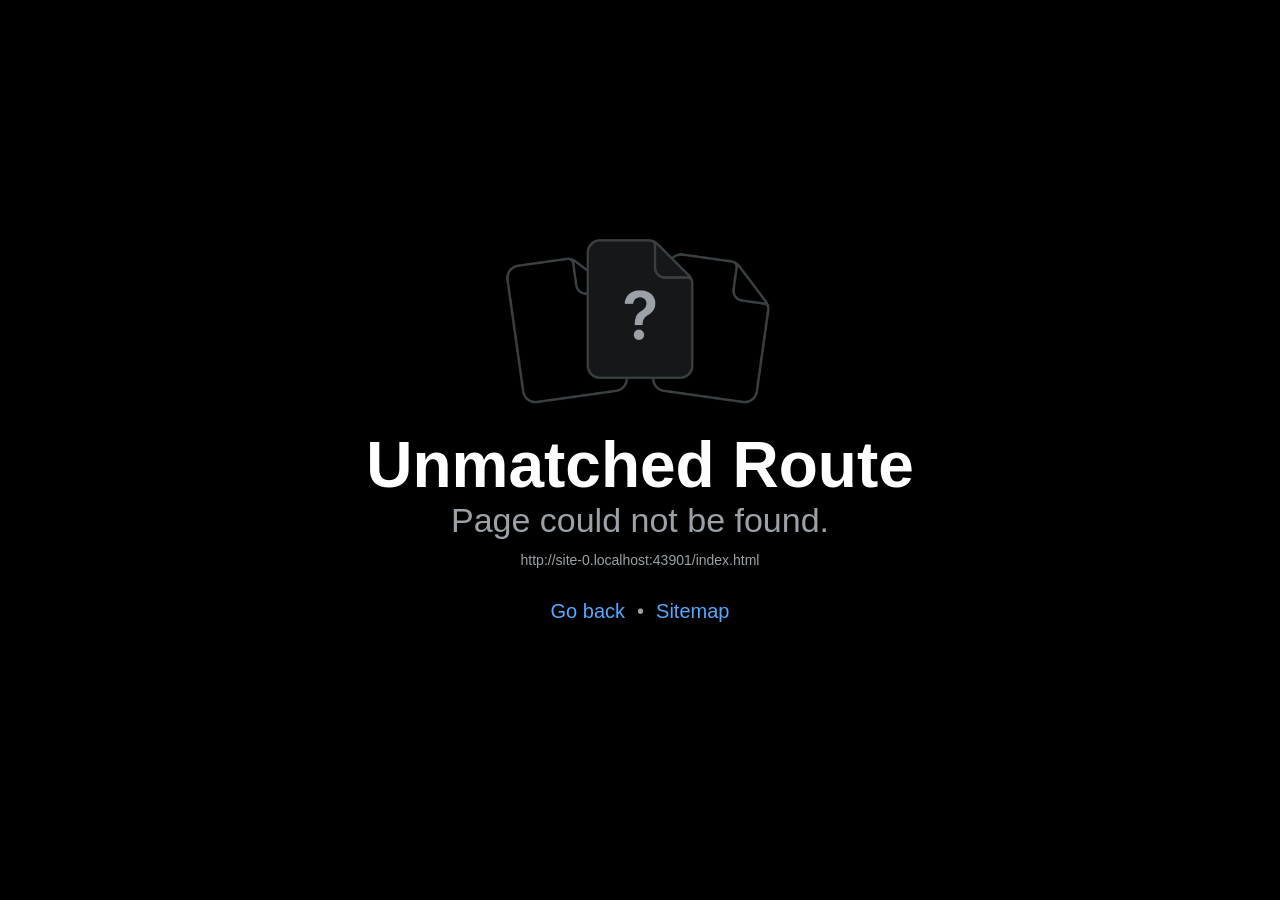
<file: ouichef/app/index.html>
<!DOCTYPE html>
<html lang="en">
  <head>
    <meta charset="utf-8" />
    <meta httpEquiv="X-UA-Compatible" content="IE=edge" />
    <meta name="viewport" content="width=device-width, initial-scale=1, shrink-to-fit=no" />
    <title>OuiChef</title>
    <style id="expo-reset">
      /* These styles make the body full-height */
      html,
      body {
        height: 100%;
      }
      /* These styles disable body scrolling if you are using <ScrollView> */
      body {
        overflow: hidden;
      }
      /* These styles make the root element full-height */
      #root {
        display: flex;
        height: 100%;
        flex: 1;
      }
    </style>
  </head>

  <body>
    <noscript>
      You need to enable JavaScript to run this app.
    </noscript>
    <div id="root"></div>
  <script src="/ouichef/app/_expo/static/js/web/entry-1c2ecd77396edeb7972f34d43d150adb.js" defer></script>
</body>
</html>
</file>
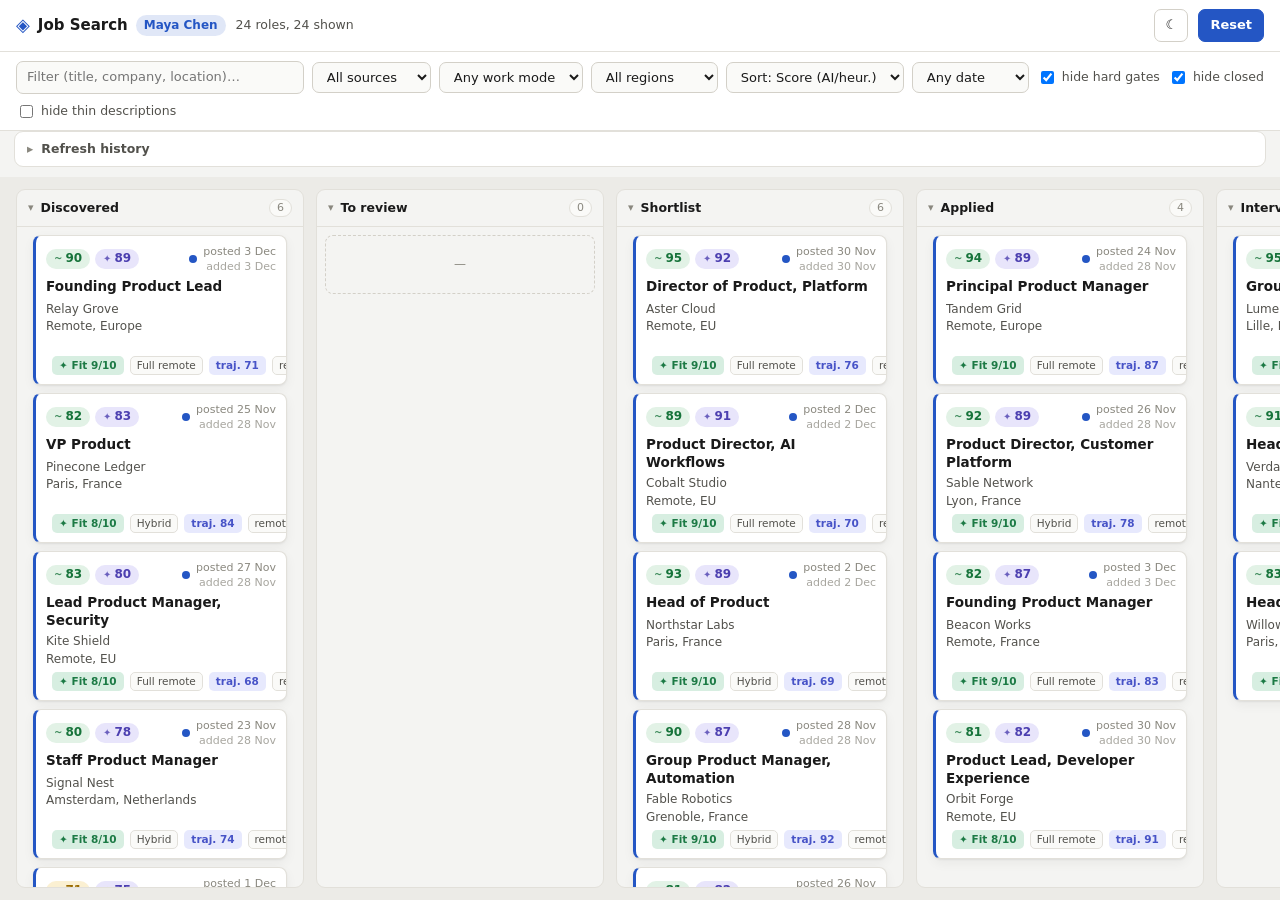
<file: workbench/app/index.html>
<!doctype html>
<html lang="en">
  <head>
    <meta charset="UTF-8" />
    <meta name="viewport" content="width=device-width, initial-scale=1.0" />
    <meta name="description" content="Privacy-safe demonstration of an explainable job-search workflow using fictional data." />
    <title>Job Search Workbench</title>
    <script type="module" crossorigin src="./assets/index-C0j1Ysr1.js"></script>
    <link rel="stylesheet" crossorigin href="./assets/index-Bqtxw9tX.css">
  </head>
  <body>
    <div id="root"></div>
  </body>
</html>
</file>
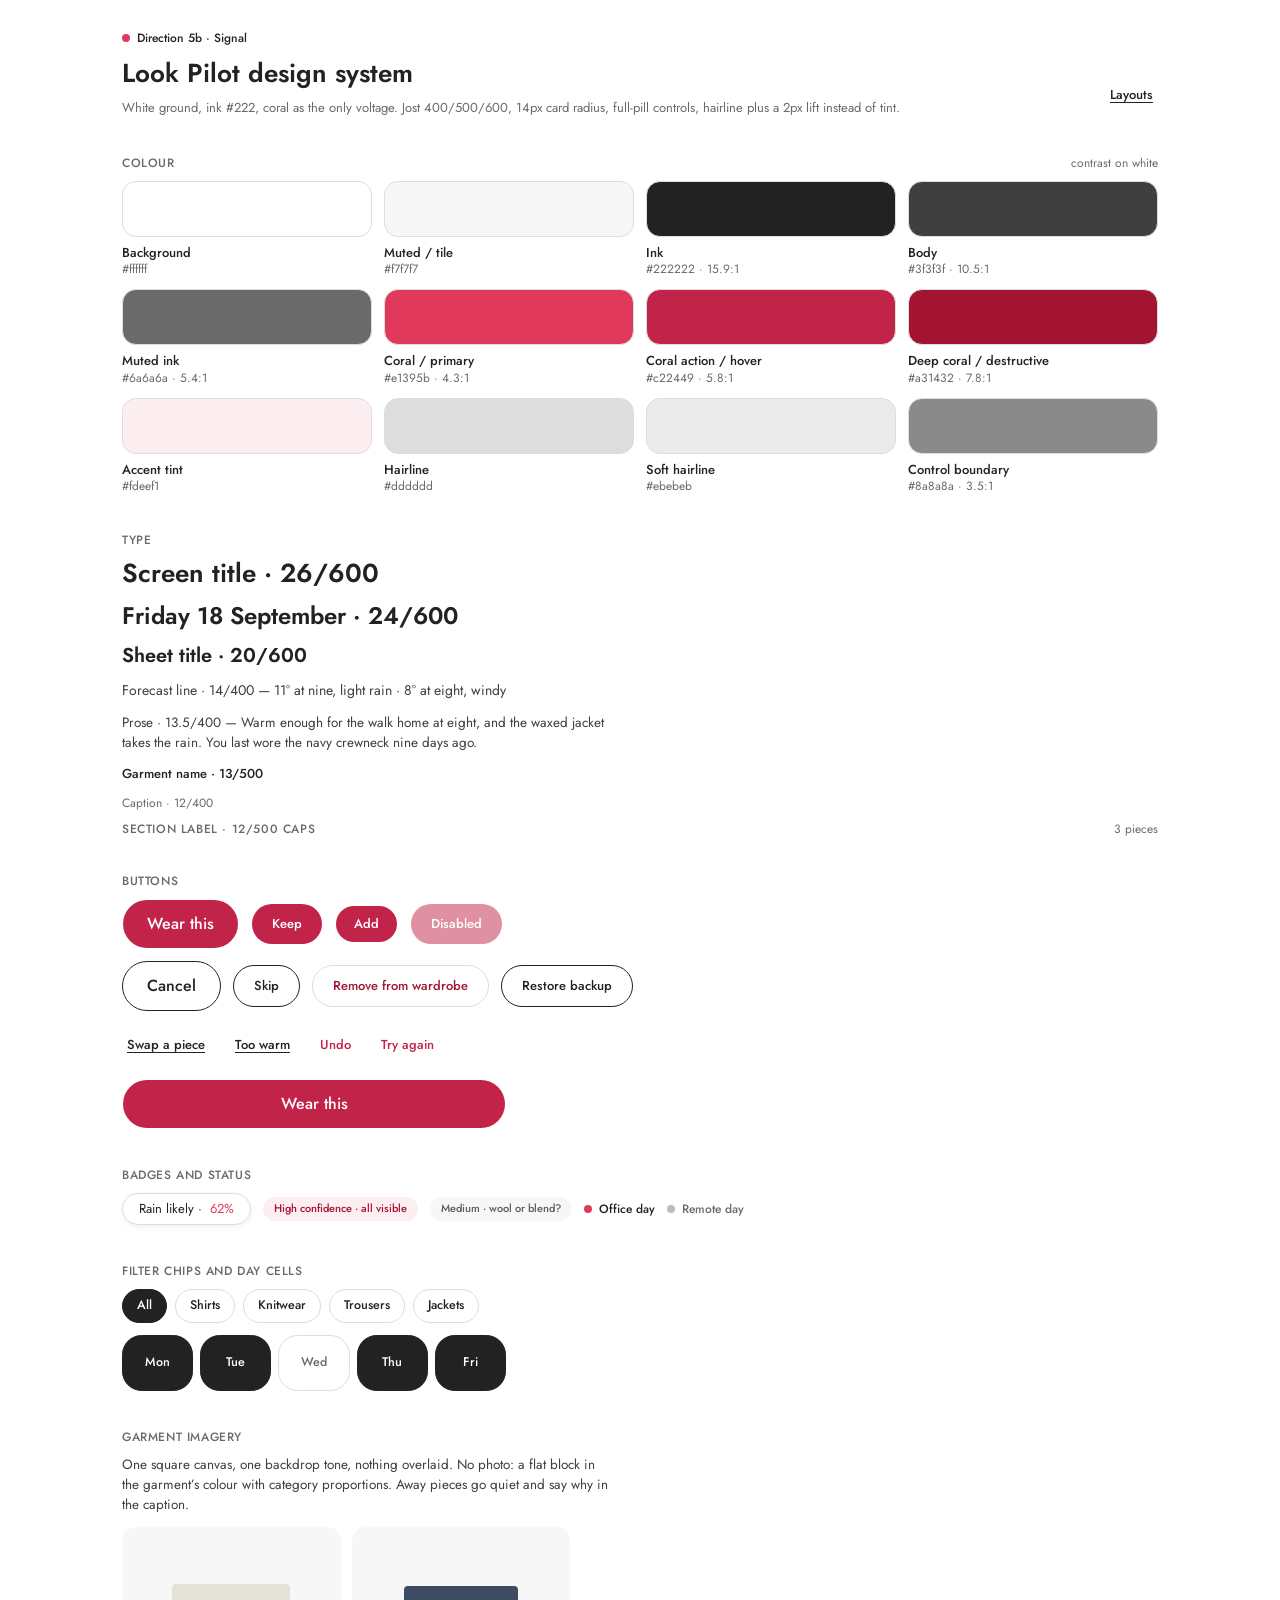
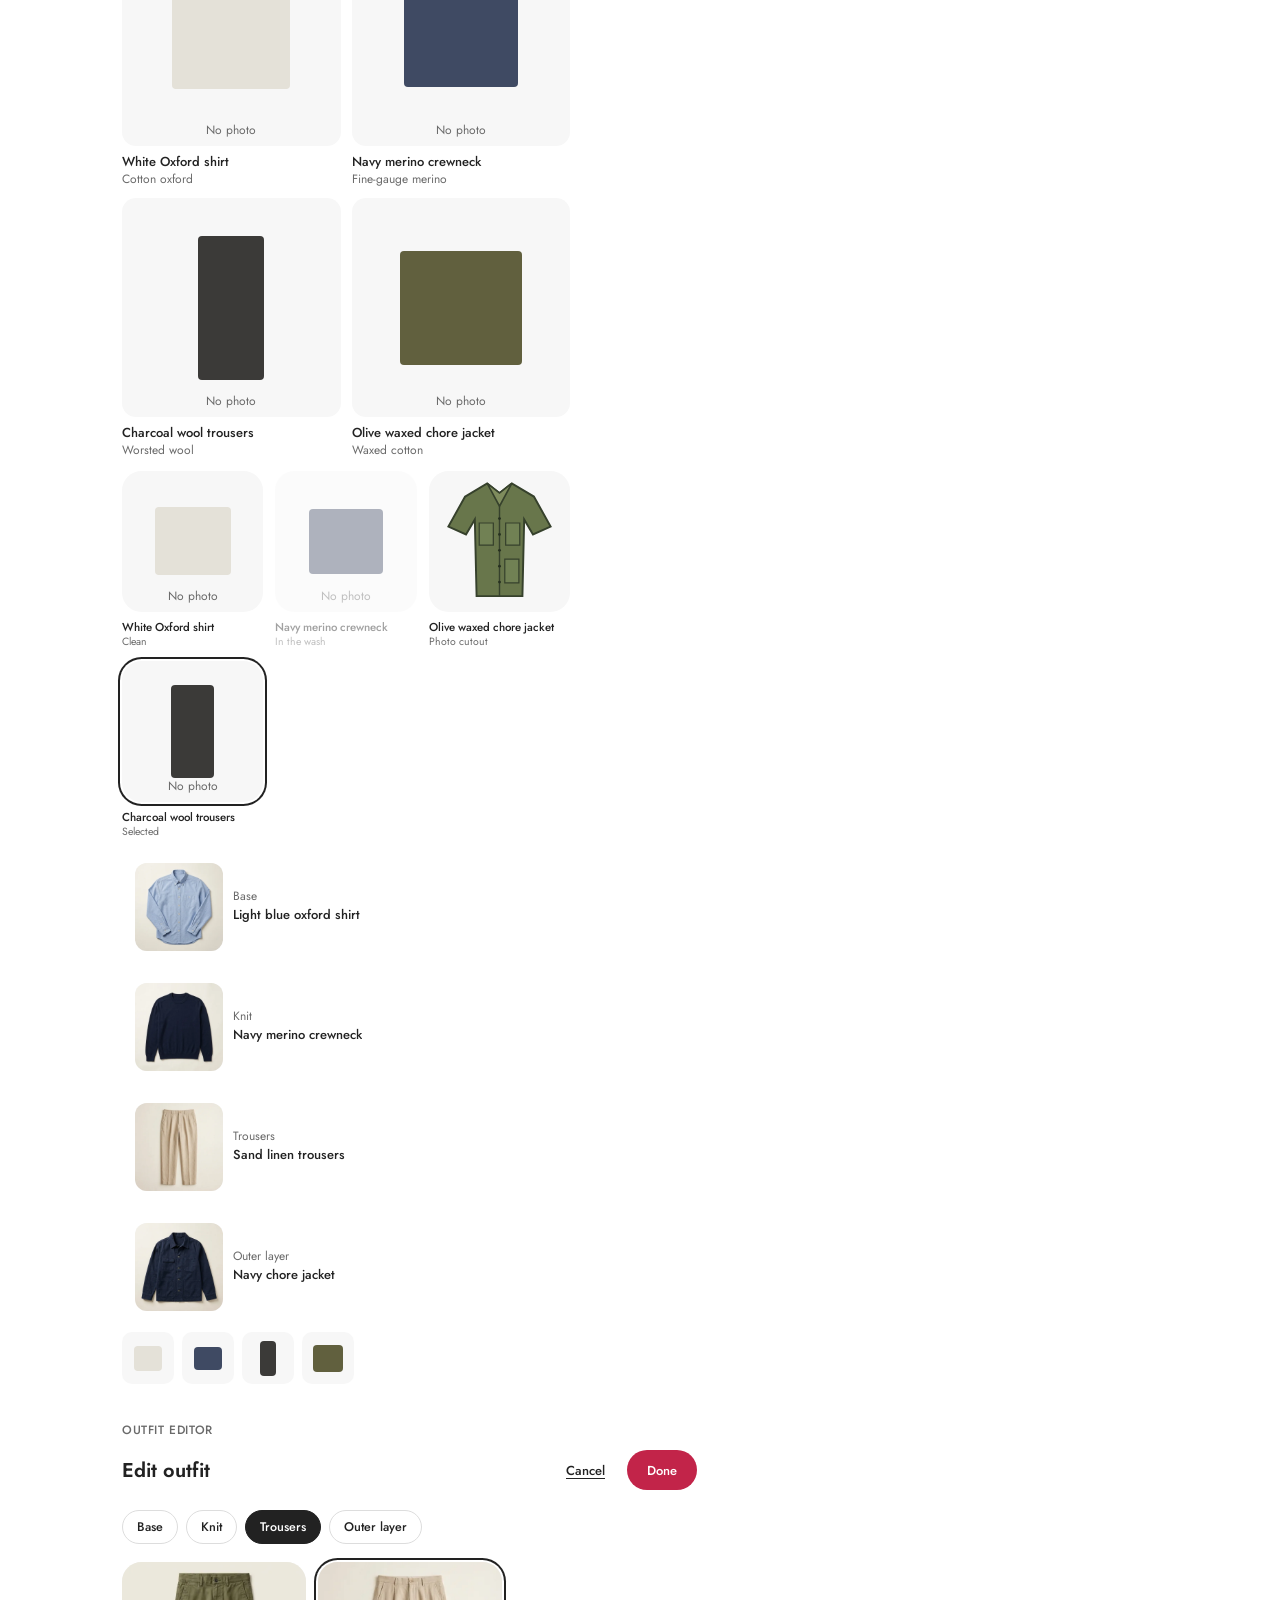
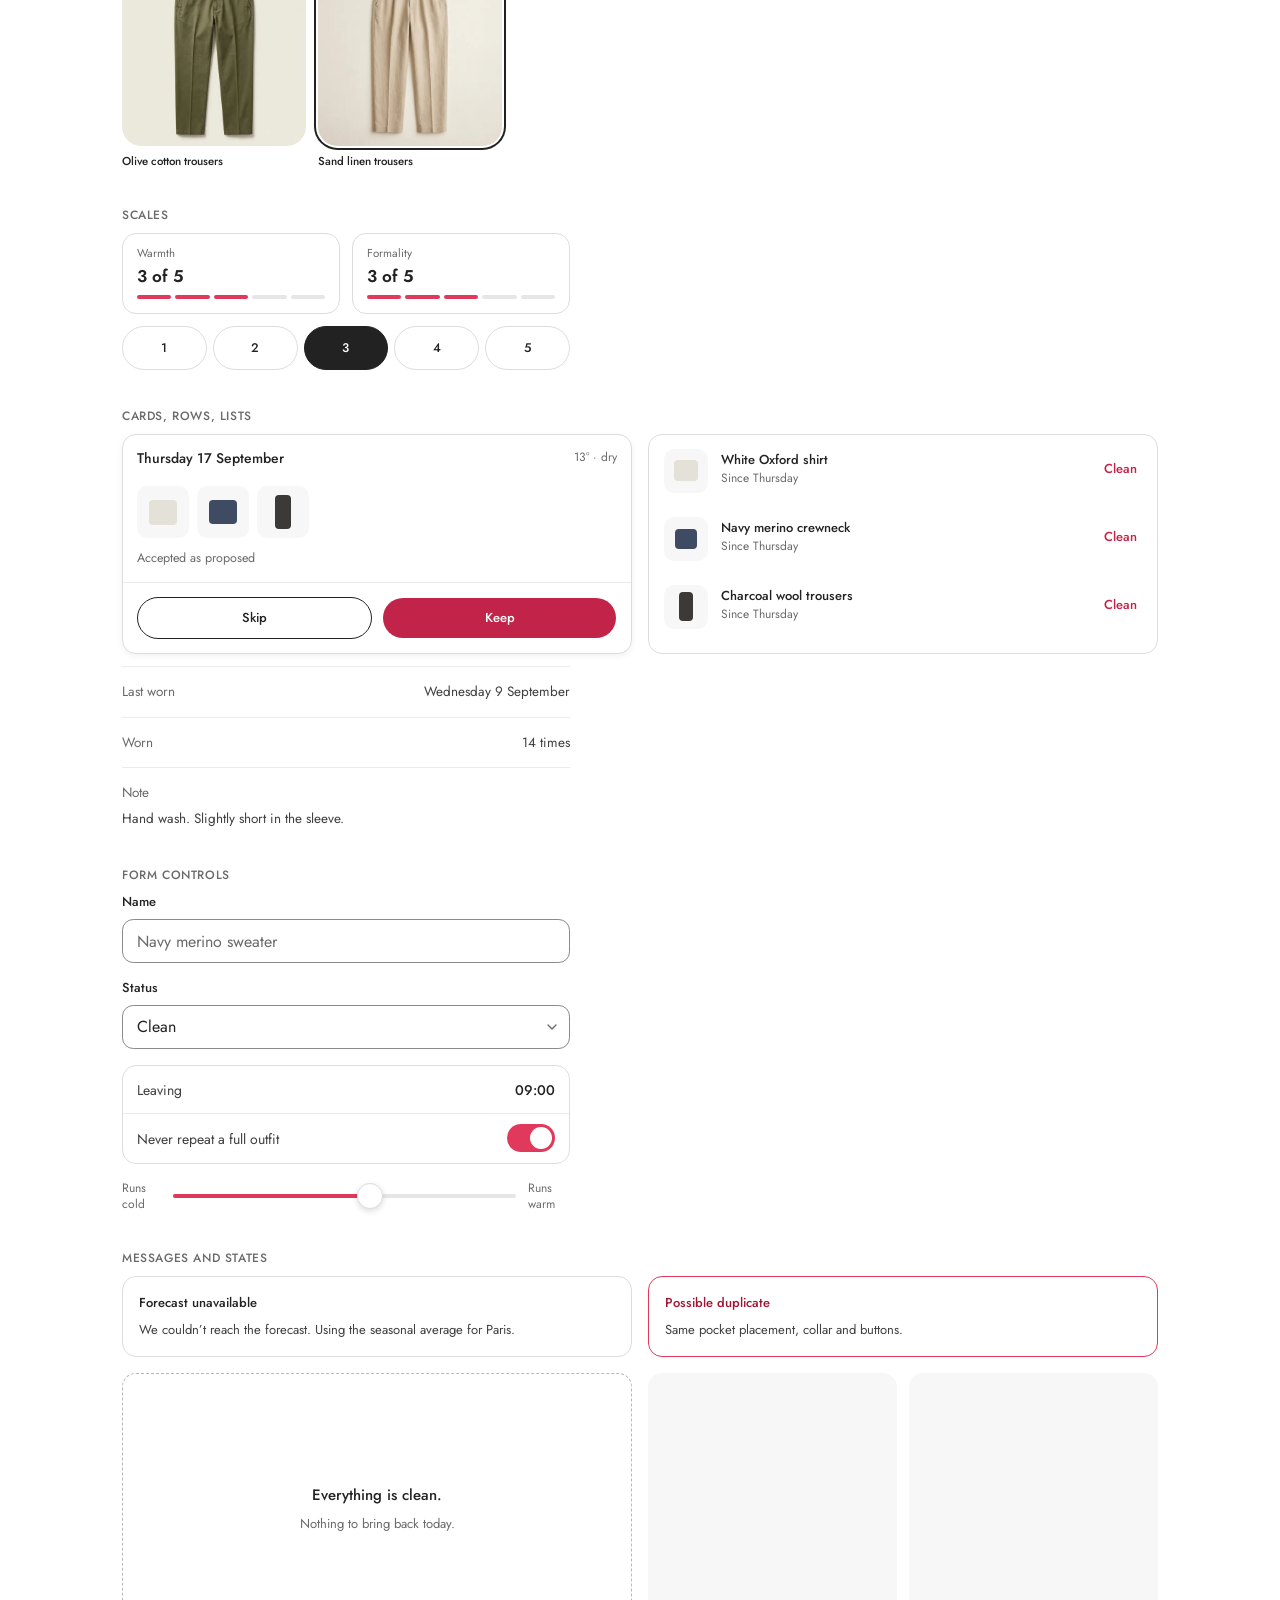
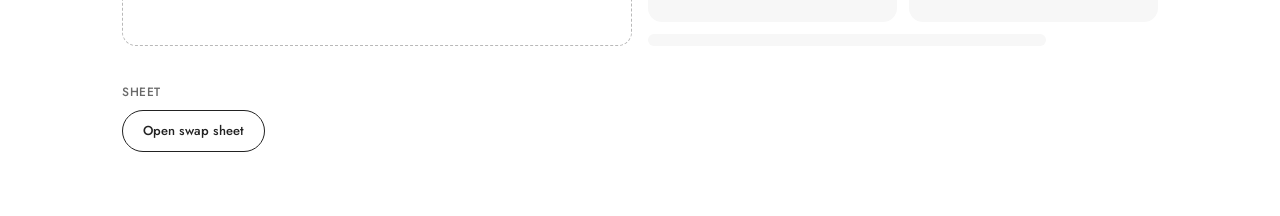
<file: lookpilot/app/design-system.html>
<!DOCTYPE html><html lang="en"><head><meta charSet="utf-8"/><link rel="preconnect" href="/" crossorigin=""/><meta name="viewport" content="width=device-width, initial-scale=1, viewport-fit=cover"/><link rel="preload" as="image" href="/lookpilot/app/demo-import/cutout-olive-jacket.svg" referrerPolicy="no-referrer"/><link rel="preload" as="image" href="/lookpilot/app/demo-wardrobe/fiction-01.webp" referrerPolicy="no-referrer"/><link rel="preload" as="image" href="/lookpilot/app/demo-wardrobe/fiction-02.webp" referrerPolicy="no-referrer"/><link rel="preload" as="image" href="/lookpilot/app/demo-wardrobe/fiction-14.webp" referrerPolicy="no-referrer"/><link rel="preload" as="image" href="/lookpilot/app/demo-wardrobe/fiction-19.webp" referrerPolicy="no-referrer"/><link rel="preload" as="image" href="/lookpilot/app/demo-wardrobe/fiction-16.webp" referrerPolicy="no-referrer"/><link rel="stylesheet" href="/lookpilot/app/_next/static/chunks/2_08kt6d16u8u.css" data-precedence="next"/><link rel="preload" as="script" fetchPriority="low" href="/lookpilot/app/_next/static/chunks/310vm2bl3xxpt.js"/><script src="/lookpilot/app/_next/static/chunks/2tswzwt7g9k6a.js" async=""></script><script src="/lookpilot/app/_next/static/chunks/27t_qfc-3_lzs.js" async=""></script><script src="/lookpilot/app/_next/static/chunks/1v8v8ntydqy2_.js" async=""></script><script src="/lookpilot/app/_next/static/chunks/turbopack-00dghchhbnp0s.js" async=""></script><script src="/lookpilot/app/_next/static/chunks/3fntmmi971322.js" async=""></script><script src="/lookpilot/app/_next/static/chunks/2us_j70f3z1n6.js" async=""></script><script src="/lookpilot/app/_next/static/chunks/2l5w5ysoonckz.js" async=""></script><script src="/lookpilot/app/_next/static/chunks/2m1-obt4n_6_e.js" async=""></script><title>Tomorrow Fit</title><meta name="description" content="Office outfit recommendations for tomorrow."/><meta name="next-size-adjust" content=""/><script src="/lookpilot/app/_next/static/chunks/0cz1d0mv5g_q7.js" noModule=""></script></head><body><div hidden=""><!--$--><!--/$--></div><div data-slot="screen" class="mx-auto flex w-full max-w-[1100px] flex-col px-[22px] pt-[22px] md:px-8 md:pt-8 gap-10 pb-16"><header data-slot="screen-header" class="flex items-end justify-between gap-4"><div class="min-w-0"><div class="mb-2.5"><div data-slot="status-dot" data-tone="live" class="flex items-center gap-[7px] text-xs leading-none font-medium text-foreground data-[tone=idle]:text-muted-foreground"><span aria-hidden="true" class="size-2 rounded-full bg-primary"></span>Direction 5b · Signal</div></div><h1 class="font-semibold text-foreground text-[26px]">Look Pilot design system</h1><p class="mt-1.5 text-[13px] leading-[1.4] text-muted-foreground">White ground, ink #222, coral as the only voltage. Jost 400/500/600, 14px card radius, full-pill controls, hairline plus a 2px lift instead of tint.</p></div><div class="shrink-0"><a data-slot="button" data-variant="link" data-size="text" class="group/button inline-flex shrink-0 items-center justify-center border border-transparent bg-clip-padding font-medium whitespace-nowrap transition-all outline-none select-none focus-visible:ring-2 focus-visible:ring-ring focus-visible:ring-offset-2 focus-visible:ring-offset-background active:not-aria-[haspopup]:translate-y-px disabled:pointer-events-none disabled:opacity-50 aria-invalid:border-destructive aria-invalid:ring-3 aria-invalid:ring-destructive/20 dark:aria-invalid:border-destructive/50 dark:aria-invalid:ring-destructive/40 [&amp;_svg]:pointer-events-none [&amp;_svg]:shrink-0 [&amp;_svg:not([class*=&#x27;size-&#x27;])]:size-4 text-foreground underline underline-offset-[3px] hover:text-body min-h-11 gap-1.5 rounded-md px-1 text-[13px]" href="/lookpilot/app/design-system/layouts">Layouts</a></div></header><section data-slot="section" class="flex flex-col gap-3"><div data-slot="section-header" class="flex items-baseline justify-between gap-3"><h2 class="text-xs leading-none font-medium tracking-[0.6px] text-muted-foreground uppercase">Colour</h2><span class="text-xs leading-none text-muted-foreground">contrast on white</span></div><div class="grid grid-cols-2 gap-3 sm:grid-cols-4"><div><div class="h-14 rounded-lg border border-border bg-background"></div><div class="mt-2 text-[13px] leading-tight font-medium">Background</div><div class="text-xs text-muted-foreground">#ffffff</div></div><div><div class="h-14 rounded-lg border border-border bg-muted"></div><div class="mt-2 text-[13px] leading-tight font-medium">Muted / tile</div><div class="text-xs text-muted-foreground">#f7f7f7</div></div><div><div class="h-14 rounded-lg border border-border bg-foreground"></div><div class="mt-2 text-[13px] leading-tight font-medium">Ink</div><div class="text-xs text-muted-foreground">#222222 · 15.9:1</div></div><div><div class="h-14 rounded-lg border border-border bg-body"></div><div class="mt-2 text-[13px] leading-tight font-medium">Body</div><div class="text-xs text-muted-foreground">#3f3f3f · 10.5:1</div></div><div><div class="h-14 rounded-lg border border-border bg-muted-foreground"></div><div class="mt-2 text-[13px] leading-tight font-medium">Muted ink</div><div class="text-xs text-muted-foreground">#6a6a6a · 5.4:1</div></div><div><div class="h-14 rounded-lg border border-border bg-primary"></div><div class="mt-2 text-[13px] leading-tight font-medium">Coral / primary</div><div class="text-xs text-muted-foreground">#e1395b · 4.3:1</div></div><div><div class="h-14 rounded-lg border border-border bg-primary-action"></div><div class="mt-2 text-[13px] leading-tight font-medium">Coral action / hover</div><div class="text-xs text-muted-foreground">#c22449 · 5.8:1</div></div><div><div class="h-14 rounded-lg border border-border bg-destructive"></div><div class="mt-2 text-[13px] leading-tight font-medium">Deep coral / destructive</div><div class="text-xs text-muted-foreground">#a31432 · 7.8:1</div></div><div><div class="h-14 rounded-lg border border-border bg-accent"></div><div class="mt-2 text-[13px] leading-tight font-medium">Accent tint</div><div class="text-xs text-muted-foreground">#fdeef1</div></div><div><div class="h-14 rounded-lg border border-border bg-border"></div><div class="mt-2 text-[13px] leading-tight font-medium">Hairline</div><div class="text-xs text-muted-foreground">#dddddd</div></div><div><div class="h-14 rounded-lg border border-border bg-border-soft"></div><div class="mt-2 text-[13px] leading-tight font-medium">Soft hairline</div><div class="text-xs text-muted-foreground">#ebebeb</div></div><div><div class="h-14 rounded-lg border border-border bg-input"></div><div class="mt-2 text-[13px] leading-tight font-medium">Control boundary</div><div class="text-xs text-muted-foreground">#8a8a8a · 3.5:1</div></div></div></section><section data-slot="section" class="flex flex-col gap-3"><div data-slot="section-header" class="flex items-baseline justify-between gap-3"><h2 class="text-xs leading-none font-medium tracking-[0.6px] text-muted-foreground uppercase">Type</h2></div><div class="text-[26px] leading-[1.2] font-semibold">Screen title · 26/600</div><div class="text-2xl leading-[1.25] font-semibold">Friday 18 September · 24/600</div><div class="text-xl leading-tight font-semibold">Sheet title · 20/600</div><div class="text-sm leading-normal text-body">Forecast line · 14/400 — 11° at nine, light rain · 8° at eight, windy</div><p data-slot="prose" class="max-w-[62ch] text-[13.5px] leading-normal text-pretty text-body">Prose · 13.5/400 — Warm enough for the walk home at eight, and the waxed jacket takes the rain. You last wore the navy crewneck nine days ago.</p><div class="text-[13px] leading-[1.3] font-medium">Garment name · 13/500</div><div class="text-xs text-muted-foreground">Caption · 12/400</div><div data-slot="section-header" class="flex items-baseline justify-between gap-3"><h2 class="text-xs leading-none font-medium tracking-[0.6px] text-muted-foreground uppercase">Section label · 12/500 caps</h2><span class="text-xs leading-none text-muted-foreground">3 pieces</span></div></section><section data-slot="section" class="flex flex-col gap-3"><div data-slot="section-header" class="flex items-baseline justify-between gap-3"><h2 class="text-xs leading-none font-medium tracking-[0.6px] text-muted-foreground uppercase">Buttons</h2></div><div class="flex flex-wrap items-center gap-3"><button data-slot="button" data-variant="default" data-size="lg" class="group/button inline-flex shrink-0 items-center justify-center rounded-full border border-transparent bg-clip-padding font-medium whitespace-nowrap transition-all outline-none select-none focus-visible:ring-2 focus-visible:ring-ring focus-visible:ring-offset-2 focus-visible:ring-offset-background active:not-aria-[haspopup]:translate-y-px disabled:pointer-events-none disabled:opacity-50 aria-invalid:border-destructive aria-invalid:ring-3 aria-invalid:ring-destructive/20 dark:aria-invalid:border-destructive/50 dark:aria-invalid:ring-destructive/40 [&amp;_svg]:pointer-events-none [&amp;_svg]:shrink-0 [&amp;_svg:not([class*=&#x27;size-&#x27;])]:size-4 bg-primary-action text-primary-foreground hover:bg-primary-hover h-[50px] gap-2 px-6 text-base has-data-[icon=inline-end]:pr-5 has-data-[icon=inline-start]:pl-5">Wear this</button><button data-slot="button" data-variant="default" data-size="default" class="group/button inline-flex shrink-0 items-center justify-center rounded-full border border-transparent bg-clip-padding font-medium whitespace-nowrap transition-all outline-none select-none focus-visible:ring-2 focus-visible:ring-ring focus-visible:ring-offset-2 focus-visible:ring-offset-background active:not-aria-[haspopup]:translate-y-px disabled:pointer-events-none disabled:opacity-50 aria-invalid:border-destructive aria-invalid:ring-3 aria-invalid:ring-destructive/20 dark:aria-invalid:border-destructive/50 dark:aria-invalid:ring-destructive/40 [&amp;_svg]:pointer-events-none [&amp;_svg]:shrink-0 [&amp;_svg:not([class*=&#x27;size-&#x27;])]:size-4 bg-primary-action text-primary-foreground hover:bg-primary-hover relative h-[42px] gap-1.5 px-5 text-[13px] after:absolute after:inset-x-0 after:-inset-y-px has-data-[icon=inline-end]:pr-4 has-data-[icon=inline-start]:pl-4">Keep</button><button data-slot="button" data-variant="default" data-size="sm" class="group/button inline-flex shrink-0 items-center justify-center rounded-full border border-transparent bg-clip-padding font-medium whitespace-nowrap transition-all outline-none select-none focus-visible:ring-2 focus-visible:ring-ring focus-visible:ring-offset-2 focus-visible:ring-offset-background active:not-aria-[haspopup]:translate-y-px disabled:pointer-events-none disabled:opacity-50 aria-invalid:border-destructive aria-invalid:ring-3 aria-invalid:ring-destructive/20 dark:aria-invalid:border-destructive/50 dark:aria-invalid:ring-destructive/40 [&amp;_svg]:pointer-events-none [&amp;_svg]:shrink-0 bg-primary-action text-primary-foreground hover:bg-primary-hover relative h-[38px] gap-1 after:absolute after:inset-x-0 after:-inset-y-[3px] px-[18px] text-[13px] has-data-[icon=inline-end]:pr-3.5 has-data-[icon=inline-start]:pl-3.5 [&amp;_svg:not([class*=&#x27;size-&#x27;])]:size-3.5">Add</button><button data-slot="button" data-variant="default" data-size="default" class="group/button inline-flex shrink-0 items-center justify-center rounded-full border border-transparent bg-clip-padding font-medium whitespace-nowrap transition-all outline-none select-none focus-visible:ring-2 focus-visible:ring-ring focus-visible:ring-offset-2 focus-visible:ring-offset-background active:not-aria-[haspopup]:translate-y-px disabled:pointer-events-none disabled:opacity-50 aria-invalid:border-destructive aria-invalid:ring-3 aria-invalid:ring-destructive/20 dark:aria-invalid:border-destructive/50 dark:aria-invalid:ring-destructive/40 [&amp;_svg]:pointer-events-none [&amp;_svg]:shrink-0 [&amp;_svg:not([class*=&#x27;size-&#x27;])]:size-4 bg-primary-action text-primary-foreground hover:bg-primary-hover relative h-[42px] gap-1.5 px-5 text-[13px] after:absolute after:inset-x-0 after:-inset-y-px has-data-[icon=inline-end]:pr-4 has-data-[icon=inline-start]:pl-4" disabled="">Disabled</button></div><div class="flex flex-wrap items-center gap-3"><button data-slot="button" data-variant="outline" data-size="lg" class="group/button inline-flex shrink-0 items-center justify-center rounded-full border bg-clip-padding font-medium whitespace-nowrap transition-all outline-none select-none focus-visible:ring-2 focus-visible:ring-ring focus-visible:ring-offset-2 focus-visible:ring-offset-background active:not-aria-[haspopup]:translate-y-px disabled:pointer-events-none disabled:opacity-50 aria-invalid:border-destructive aria-invalid:ring-3 aria-invalid:ring-destructive/20 dark:aria-invalid:border-destructive/50 dark:aria-invalid:ring-destructive/40 [&amp;_svg]:pointer-events-none [&amp;_svg]:shrink-0 [&amp;_svg:not([class*=&#x27;size-&#x27;])]:size-4 border-foreground bg-background text-foreground hover:bg-muted aria-expanded:bg-muted h-[50px] gap-2 px-6 text-base has-data-[icon=inline-end]:pr-5 has-data-[icon=inline-start]:pl-5">Cancel</button><button data-slot="button" data-variant="outline" data-size="default" class="group/button inline-flex shrink-0 items-center justify-center rounded-full border bg-clip-padding font-medium whitespace-nowrap transition-all outline-none select-none focus-visible:ring-2 focus-visible:ring-ring focus-visible:ring-offset-2 focus-visible:ring-offset-background active:not-aria-[haspopup]:translate-y-px disabled:pointer-events-none disabled:opacity-50 aria-invalid:border-destructive aria-invalid:ring-3 aria-invalid:ring-destructive/20 dark:aria-invalid:border-destructive/50 dark:aria-invalid:ring-destructive/40 [&amp;_svg]:pointer-events-none [&amp;_svg]:shrink-0 [&amp;_svg:not([class*=&#x27;size-&#x27;])]:size-4 border-foreground bg-background text-foreground hover:bg-muted aria-expanded:bg-muted relative h-[42px] gap-1.5 px-5 text-[13px] after:absolute after:inset-x-0 after:-inset-y-px has-data-[icon=inline-end]:pr-4 has-data-[icon=inline-start]:pl-4">Skip</button><button data-slot="button" data-variant="destructive" data-size="default" class="group/button inline-flex shrink-0 items-center justify-center rounded-full border bg-clip-padding font-medium whitespace-nowrap transition-all outline-none select-none focus-visible:ring-2 focus-visible:ring-ring focus-visible:ring-offset-2 focus-visible:ring-offset-background active:not-aria-[haspopup]:translate-y-px disabled:pointer-events-none disabled:opacity-50 aria-invalid:border-destructive aria-invalid:ring-3 aria-invalid:ring-destructive/20 dark:aria-invalid:border-destructive/50 dark:aria-invalid:ring-destructive/40 [&amp;_svg]:pointer-events-none [&amp;_svg]:shrink-0 [&amp;_svg:not([class*=&#x27;size-&#x27;])]:size-4 border-border bg-background text-destructive hover:bg-accent relative h-[42px] gap-1.5 px-5 text-[13px] after:absolute after:inset-x-0 after:-inset-y-px has-data-[icon=inline-end]:pr-4 has-data-[icon=inline-start]:pl-4">Remove from wardrobe</button><label data-slot="file-button" data-variant="outline" data-size="default" class="group/button inline-flex shrink-0 items-center justify-center rounded-full border bg-clip-padding font-medium whitespace-nowrap transition-all outline-none select-none focus-visible:ring-2 focus-visible:ring-ring focus-visible:ring-offset-2 focus-visible:ring-offset-background active:not-aria-[haspopup]:translate-y-px disabled:pointer-events-none disabled:opacity-50 aria-invalid:border-destructive aria-invalid:ring-3 aria-invalid:ring-destructive/20 dark:aria-invalid:border-destructive/50 dark:aria-invalid:ring-destructive/40 [&amp;_svg]:pointer-events-none [&amp;_svg]:shrink-0 [&amp;_svg:not([class*=&#x27;size-&#x27;])]:size-4 border-foreground bg-background text-foreground hover:bg-muted aria-expanded:bg-muted relative h-[42px] gap-1.5 px-5 text-[13px] after:absolute after:inset-x-0 after:-inset-y-px has-data-[icon=inline-end]:pr-4 has-data-[icon=inline-start]:pl-4 cursor-pointer focus-within:ring-2 focus-within:ring-ring focus-within:ring-offset-2 focus-within:ring-offset-background">Restore backup<input class="sr-only" type="file"/></label></div><div class="flex flex-wrap items-center gap-5"><button data-slot="button" data-variant="link" data-size="text" class="group/button inline-flex shrink-0 items-center justify-center border border-transparent bg-clip-padding font-medium whitespace-nowrap transition-all outline-none select-none focus-visible:ring-2 focus-visible:ring-ring focus-visible:ring-offset-2 focus-visible:ring-offset-background active:not-aria-[haspopup]:translate-y-px disabled:pointer-events-none disabled:opacity-50 aria-invalid:border-destructive aria-invalid:ring-3 aria-invalid:ring-destructive/20 dark:aria-invalid:border-destructive/50 dark:aria-invalid:ring-destructive/40 [&amp;_svg]:pointer-events-none [&amp;_svg]:shrink-0 [&amp;_svg:not([class*=&#x27;size-&#x27;])]:size-4 text-foreground underline underline-offset-[3px] hover:text-body min-h-11 gap-1.5 rounded-md px-1 text-[13px]">Swap a piece</button><button data-slot="button" data-variant="link" data-size="text" class="group/button inline-flex shrink-0 items-center justify-center border border-transparent bg-clip-padding font-medium whitespace-nowrap transition-all outline-none select-none focus-visible:ring-2 focus-visible:ring-ring focus-visible:ring-offset-2 focus-visible:ring-offset-background active:not-aria-[haspopup]:translate-y-px disabled:pointer-events-none disabled:opacity-50 aria-invalid:border-destructive aria-invalid:ring-3 aria-invalid:ring-destructive/20 dark:aria-invalid:border-destructive/50 dark:aria-invalid:ring-destructive/40 [&amp;_svg]:pointer-events-none [&amp;_svg]:shrink-0 [&amp;_svg:not([class*=&#x27;size-&#x27;])]:size-4 text-foreground underline underline-offset-[3px] hover:text-body min-h-11 gap-1.5 rounded-md px-1 text-[13px]">Too warm</button><button data-slot="button" data-variant="accent" data-size="text" class="group/button inline-flex shrink-0 items-center justify-center border border-transparent bg-clip-padding font-medium whitespace-nowrap transition-all outline-none select-none focus-visible:ring-2 focus-visible:ring-ring focus-visible:ring-offset-2 focus-visible:ring-offset-background active:not-aria-[haspopup]:translate-y-px disabled:pointer-events-none disabled:opacity-50 aria-invalid:border-destructive aria-invalid:ring-3 aria-invalid:ring-destructive/20 dark:aria-invalid:border-destructive/50 dark:aria-invalid:ring-destructive/40 [&amp;_svg]:pointer-events-none [&amp;_svg]:shrink-0 [&amp;_svg:not([class*=&#x27;size-&#x27;])]:size-4 text-primary-action hover:text-primary-hover min-h-11 gap-1.5 rounded-md px-1 text-[13px]">Undo</button><button data-slot="button" data-variant="accent" data-size="text" class="group/button inline-flex shrink-0 items-center justify-center border border-transparent bg-clip-padding font-medium whitespace-nowrap transition-all outline-none select-none focus-visible:ring-2 focus-visible:ring-ring focus-visible:ring-offset-2 focus-visible:ring-offset-background active:not-aria-[haspopup]:translate-y-px disabled:pointer-events-none disabled:opacity-50 aria-invalid:border-destructive aria-invalid:ring-3 aria-invalid:ring-destructive/20 dark:aria-invalid:border-destructive/50 dark:aria-invalid:ring-destructive/40 [&amp;_svg]:pointer-events-none [&amp;_svg]:shrink-0 [&amp;_svg:not([class*=&#x27;size-&#x27;])]:size-4 text-primary-action hover:text-primary-hover min-h-11 gap-1.5 rounded-md px-1 text-[13px]">Try again</button></div><div class="max-w-sm"><button data-slot="button" data-variant="default" data-size="lg" class="group/button inline-flex shrink-0 items-center justify-center rounded-full border border-transparent bg-clip-padding font-medium whitespace-nowrap transition-all outline-none select-none focus-visible:ring-2 focus-visible:ring-ring focus-visible:ring-offset-2 focus-visible:ring-offset-background active:not-aria-[haspopup]:translate-y-px disabled:pointer-events-none disabled:opacity-50 aria-invalid:border-destructive aria-invalid:ring-3 aria-invalid:ring-destructive/20 dark:aria-invalid:border-destructive/50 dark:aria-invalid:ring-destructive/40 [&amp;_svg]:pointer-events-none [&amp;_svg]:shrink-0 [&amp;_svg:not([class*=&#x27;size-&#x27;])]:size-4 bg-primary-action text-primary-foreground hover:bg-primary-hover h-[50px] gap-2 px-6 text-base has-data-[icon=inline-end]:pr-5 has-data-[icon=inline-start]:pl-5 w-full">Wear this</button></div></section><section data-slot="section" class="flex flex-col gap-3"><div data-slot="section-header" class="flex items-baseline justify-between gap-3"><h2 class="text-xs leading-none font-medium tracking-[0.6px] text-muted-foreground uppercase">Badges and status</h2></div><div class="flex flex-wrap items-center gap-3"><span data-slot="badge" data-variant="lift" class="group/badge inline-flex w-fit shrink-0 items-center justify-center overflow-hidden rounded-full border py-0.5 whitespace-nowrap transition-all focus-visible:border-ring focus-visible:ring-[3px] focus-visible:ring-ring/50 has-data-[icon=inline-end]:pr-1.5 has-data-[icon=inline-start]:pl-1.5 aria-invalid:border-destructive aria-invalid:ring-destructive/20 dark:aria-invalid:ring-destructive/40 [&amp;&gt;svg]:pointer-events-none [&amp;&gt;svg]:size-3! h-8 gap-2 border-border bg-background px-4 text-[13px] font-normal text-foreground shadow-lift">Rain likely · <span class="text-primary">62%</span></span><span data-slot="badge" data-variant="accent" class="group/badge inline-flex h-6 w-fit shrink-0 items-center justify-center gap-1 overflow-hidden rounded-full border border-transparent px-2.5 py-0.5 text-[11px] font-medium whitespace-nowrap transition-all focus-visible:border-ring focus-visible:ring-[3px] focus-visible:ring-ring/50 has-data-[icon=inline-end]:pr-1.5 has-data-[icon=inline-start]:pl-1.5 aria-invalid:border-destructive aria-invalid:ring-destructive/20 dark:aria-invalid:ring-destructive/40 [&amp;&gt;svg]:pointer-events-none [&amp;&gt;svg]:size-3! bg-accent text-accent-foreground">High confidence · all visible</span><span data-slot="badge" data-variant="muted" class="group/badge inline-flex h-6 w-fit shrink-0 items-center justify-center gap-1 overflow-hidden rounded-full border border-transparent px-2.5 py-0.5 text-[11px] font-medium whitespace-nowrap transition-all focus-visible:border-ring focus-visible:ring-[3px] focus-visible:ring-ring/50 has-data-[icon=inline-end]:pr-1.5 has-data-[icon=inline-start]:pl-1.5 aria-invalid:border-destructive aria-invalid:ring-destructive/20 dark:aria-invalid:ring-destructive/40 [&amp;&gt;svg]:pointer-events-none [&amp;&gt;svg]:size-3! bg-muted text-[#5c5c5c]">Medium · wool or blend?</span><div data-slot="status-dot" data-tone="live" class="flex items-center gap-[7px] text-xs leading-none font-medium text-foreground data-[tone=idle]:text-muted-foreground"><span aria-hidden="true" class="size-2 rounded-full bg-primary"></span>Office day</div><div data-slot="status-dot" data-tone="idle" class="flex items-center gap-[7px] text-xs leading-none font-medium text-foreground data-[tone=idle]:text-muted-foreground"><span aria-hidden="true" class="size-2 rounded-full bg-[#bdbdbd]"></span>Remote day</div></div></section><section data-slot="section" class="flex flex-col gap-3"><div data-slot="section-header" class="flex items-baseline justify-between gap-3"><h2 class="text-xs leading-none font-medium tracking-[0.6px] text-muted-foreground uppercase">Filter chips and day cells</h2></div><div dir="ltr" role="radiogroup" data-slot="toggle-group" data-variant="chip" data-size="chip" data-spacing="2" data-orientation="horizontal" style="outline:none;--gap:2" class="group/toggle-group flex w-fit flex-row items-center gap-[--spacing(var(--gap))] rounded-lg data-[size=sm]:rounded-[min(var(--radius-md),10px)] data-vertical:flex-col data-vertical:items-stretch" aria-label="Filter" tabindex="-1"><button type="button" data-state="on" role="radio" aria-checked="true" data-slot="toggle-group-item" data-variant="chip" data-size="chip" data-spacing="2" class="shrink-0 group-data-[spacing=0]/toggle-group:rounded-none group-data-[spacing=0]/toggle-group:px-2 focus:z-10 focus-visible:z-10 group-data-[spacing=0]/toggle-group:has-data-[icon=inline-end]:pr-1.5 group-data-[spacing=0]/toggle-group:has-data-[icon=inline-start]:pl-1.5 group-data-horizontal/toggle-group:data-[spacing=0]:first:rounded-l-lg group-data-vertical/toggle-group:data-[spacing=0]:first:rounded-t-lg group-data-horizontal/toggle-group:data-[spacing=0]:last:rounded-r-lg group-data-vertical/toggle-group:data-[spacing=0]:last:rounded-b-lg group-data-horizontal/toggle-group:data-[spacing=0]:data-[variant=outline]:border-l-0 group-data-vertical/toggle-group:data-[spacing=0]:data-[variant=outline]:border-t-0 group-data-horizontal/toggle-group:data-[spacing=0]:data-[variant=outline]:first:border-l group-data-vertical/toggle-group:data-[spacing=0]:data-[variant=outline]:first:border-t group/toggle inline-flex items-center justify-center gap-1 font-medium whitespace-nowrap transition-all outline-none hover:text-foreground focus-visible:ring-2 focus-visible:ring-ring focus-visible:ring-offset-2 focus-visible:ring-offset-background disabled:pointer-events-none disabled:opacity-50 aria-invalid:border-destructive aria-invalid:ring-destructive/20 dark:aria-invalid:ring-destructive/40 [&amp;_svg]:pointer-events-none [&amp;_svg]:shrink-0 [&amp;_svg:not([class*=&#x27;size-&#x27;])]:size-4 rounded-full border border-border bg-background text-[12.5px] text-foreground hover:bg-muted aria-pressed:border-foreground aria-pressed:bg-foreground aria-pressed:text-background data-[state=on]:border-foreground data-[state=on]:bg-foreground data-[state=on]:text-background relative h-[34px] px-3.5 after:absolute after:inset-x-0 after:-inset-y-[5px]" tabindex="-1" data-radix-collection-item="">All</button><button type="button" data-state="off" role="radio" aria-checked="false" data-slot="toggle-group-item" data-variant="chip" data-size="chip" data-spacing="2" class="shrink-0 group-data-[spacing=0]/toggle-group:rounded-none group-data-[spacing=0]/toggle-group:px-2 focus:z-10 focus-visible:z-10 group-data-[spacing=0]/toggle-group:has-data-[icon=inline-end]:pr-1.5 group-data-[spacing=0]/toggle-group:has-data-[icon=inline-start]:pl-1.5 group-data-horizontal/toggle-group:data-[spacing=0]:first:rounded-l-lg group-data-vertical/toggle-group:data-[spacing=0]:first:rounded-t-lg group-data-horizontal/toggle-group:data-[spacing=0]:last:rounded-r-lg group-data-vertical/toggle-group:data-[spacing=0]:last:rounded-b-lg group-data-horizontal/toggle-group:data-[spacing=0]:data-[variant=outline]:border-l-0 group-data-vertical/toggle-group:data-[spacing=0]:data-[variant=outline]:border-t-0 group-data-horizontal/toggle-group:data-[spacing=0]:data-[variant=outline]:first:border-l group-data-vertical/toggle-group:data-[spacing=0]:data-[variant=outline]:first:border-t group/toggle inline-flex items-center justify-center gap-1 font-medium whitespace-nowrap transition-all outline-none hover:text-foreground focus-visible:ring-2 focus-visible:ring-ring focus-visible:ring-offset-2 focus-visible:ring-offset-background disabled:pointer-events-none disabled:opacity-50 aria-invalid:border-destructive aria-invalid:ring-destructive/20 dark:aria-invalid:ring-destructive/40 [&amp;_svg]:pointer-events-none [&amp;_svg]:shrink-0 [&amp;_svg:not([class*=&#x27;size-&#x27;])]:size-4 rounded-full border border-border bg-background text-[12.5px] text-foreground hover:bg-muted aria-pressed:border-foreground aria-pressed:bg-foreground aria-pressed:text-background data-[state=on]:border-foreground data-[state=on]:bg-foreground data-[state=on]:text-background relative h-[34px] px-3.5 after:absolute after:inset-x-0 after:-inset-y-[5px]" tabindex="-1" data-radix-collection-item="">Shirts</button><button type="button" data-state="off" role="radio" aria-checked="false" data-slot="toggle-group-item" data-variant="chip" data-size="chip" data-spacing="2" class="shrink-0 group-data-[spacing=0]/toggle-group:rounded-none group-data-[spacing=0]/toggle-group:px-2 focus:z-10 focus-visible:z-10 group-data-[spacing=0]/toggle-group:has-data-[icon=inline-end]:pr-1.5 group-data-[spacing=0]/toggle-group:has-data-[icon=inline-start]:pl-1.5 group-data-horizontal/toggle-group:data-[spacing=0]:first:rounded-l-lg group-data-vertical/toggle-group:data-[spacing=0]:first:rounded-t-lg group-data-horizontal/toggle-group:data-[spacing=0]:last:rounded-r-lg group-data-vertical/toggle-group:data-[spacing=0]:last:rounded-b-lg group-data-horizontal/toggle-group:data-[spacing=0]:data-[variant=outline]:border-l-0 group-data-vertical/toggle-group:data-[spacing=0]:data-[variant=outline]:border-t-0 group-data-horizontal/toggle-group:data-[spacing=0]:data-[variant=outline]:first:border-l group-data-vertical/toggle-group:data-[spacing=0]:data-[variant=outline]:first:border-t group/toggle inline-flex items-center justify-center gap-1 font-medium whitespace-nowrap transition-all outline-none hover:text-foreground focus-visible:ring-2 focus-visible:ring-ring focus-visible:ring-offset-2 focus-visible:ring-offset-background disabled:pointer-events-none disabled:opacity-50 aria-invalid:border-destructive aria-invalid:ring-destructive/20 dark:aria-invalid:ring-destructive/40 [&amp;_svg]:pointer-events-none [&amp;_svg]:shrink-0 [&amp;_svg:not([class*=&#x27;size-&#x27;])]:size-4 rounded-full border border-border bg-background text-[12.5px] text-foreground hover:bg-muted aria-pressed:border-foreground aria-pressed:bg-foreground aria-pressed:text-background data-[state=on]:border-foreground data-[state=on]:bg-foreground data-[state=on]:text-background relative h-[34px] px-3.5 after:absolute after:inset-x-0 after:-inset-y-[5px]" tabindex="-1" data-radix-collection-item="">Knitwear</button><button type="button" data-state="off" role="radio" aria-checked="false" data-slot="toggle-group-item" data-variant="chip" data-size="chip" data-spacing="2" class="shrink-0 group-data-[spacing=0]/toggle-group:rounded-none group-data-[spacing=0]/toggle-group:px-2 focus:z-10 focus-visible:z-10 group-data-[spacing=0]/toggle-group:has-data-[icon=inline-end]:pr-1.5 group-data-[spacing=0]/toggle-group:has-data-[icon=inline-start]:pl-1.5 group-data-horizontal/toggle-group:data-[spacing=0]:first:rounded-l-lg group-data-vertical/toggle-group:data-[spacing=0]:first:rounded-t-lg group-data-horizontal/toggle-group:data-[spacing=0]:last:rounded-r-lg group-data-vertical/toggle-group:data-[spacing=0]:last:rounded-b-lg group-data-horizontal/toggle-group:data-[spacing=0]:data-[variant=outline]:border-l-0 group-data-vertical/toggle-group:data-[spacing=0]:data-[variant=outline]:border-t-0 group-data-horizontal/toggle-group:data-[spacing=0]:data-[variant=outline]:first:border-l group-data-vertical/toggle-group:data-[spacing=0]:data-[variant=outline]:first:border-t group/toggle inline-flex items-center justify-center gap-1 font-medium whitespace-nowrap transition-all outline-none hover:text-foreground focus-visible:ring-2 focus-visible:ring-ring focus-visible:ring-offset-2 focus-visible:ring-offset-background disabled:pointer-events-none disabled:opacity-50 aria-invalid:border-destructive aria-invalid:ring-destructive/20 dark:aria-invalid:ring-destructive/40 [&amp;_svg]:pointer-events-none [&amp;_svg]:shrink-0 [&amp;_svg:not([class*=&#x27;size-&#x27;])]:size-4 rounded-full border border-border bg-background text-[12.5px] text-foreground hover:bg-muted aria-pressed:border-foreground aria-pressed:bg-foreground aria-pressed:text-background data-[state=on]:border-foreground data-[state=on]:bg-foreground data-[state=on]:text-background relative h-[34px] px-3.5 after:absolute after:inset-x-0 after:-inset-y-[5px]" tabindex="-1" data-radix-collection-item="">Trousers</button><button type="button" data-state="off" role="radio" aria-checked="false" data-slot="toggle-group-item" data-variant="chip" data-size="chip" data-spacing="2" class="shrink-0 group-data-[spacing=0]/toggle-group:rounded-none group-data-[spacing=0]/toggle-group:px-2 focus:z-10 focus-visible:z-10 group-data-[spacing=0]/toggle-group:has-data-[icon=inline-end]:pr-1.5 group-data-[spacing=0]/toggle-group:has-data-[icon=inline-start]:pl-1.5 group-data-horizontal/toggle-group:data-[spacing=0]:first:rounded-l-lg group-data-vertical/toggle-group:data-[spacing=0]:first:rounded-t-lg group-data-horizontal/toggle-group:data-[spacing=0]:last:rounded-r-lg group-data-vertical/toggle-group:data-[spacing=0]:last:rounded-b-lg group-data-horizontal/toggle-group:data-[spacing=0]:data-[variant=outline]:border-l-0 group-data-vertical/toggle-group:data-[spacing=0]:data-[variant=outline]:border-t-0 group-data-horizontal/toggle-group:data-[spacing=0]:data-[variant=outline]:first:border-l group-data-vertical/toggle-group:data-[spacing=0]:data-[variant=outline]:first:border-t group/toggle inline-flex items-center justify-center gap-1 font-medium whitespace-nowrap transition-all outline-none hover:text-foreground focus-visible:ring-2 focus-visible:ring-ring focus-visible:ring-offset-2 focus-visible:ring-offset-background disabled:pointer-events-none disabled:opacity-50 aria-invalid:border-destructive aria-invalid:ring-destructive/20 dark:aria-invalid:ring-destructive/40 [&amp;_svg]:pointer-events-none [&amp;_svg]:shrink-0 [&amp;_svg:not([class*=&#x27;size-&#x27;])]:size-4 rounded-full border border-border bg-background text-[12.5px] text-foreground hover:bg-muted aria-pressed:border-foreground aria-pressed:bg-foreground aria-pressed:text-background data-[state=on]:border-foreground data-[state=on]:bg-foreground data-[state=on]:text-background relative h-[34px] px-3.5 after:absolute after:inset-x-0 after:-inset-y-[5px]" tabindex="-1" data-radix-collection-item="">Jackets</button></div><div dir="ltr" role="toolbar" data-slot="toggle-group" data-variant="day" data-size="day" data-spacing="1.75" data-orientation="horizontal" style="outline:none;--gap:1.75" class="group/toggle-group flex flex-row items-center gap-[--spacing(var(--gap))] rounded-lg data-[size=sm]:rounded-[min(var(--radius-md),10px)] data-vertical:flex-col data-vertical:items-stretch w-full max-w-sm" aria-label="Office days" tabindex="-1"><button type="button" aria-pressed="true" data-state="on" data-slot="toggle-group-item" data-variant="day" data-size="day" data-spacing="1.75" class="group-data-[spacing=0]/toggle-group:rounded-none group-data-[spacing=0]/toggle-group:px-2 focus:z-10 focus-visible:z-10 group-data-[spacing=0]/toggle-group:has-data-[icon=inline-end]:pr-1.5 group-data-[spacing=0]/toggle-group:has-data-[icon=inline-start]:pl-1.5 group-data-horizontal/toggle-group:data-[spacing=0]:first:rounded-l-lg group-data-vertical/toggle-group:data-[spacing=0]:first:rounded-t-lg group-data-horizontal/toggle-group:data-[spacing=0]:last:rounded-r-lg group-data-vertical/toggle-group:data-[spacing=0]:last:rounded-b-lg group-data-horizontal/toggle-group:data-[spacing=0]:data-[variant=outline]:border-l-0 group-data-vertical/toggle-group:data-[spacing=0]:data-[variant=outline]:border-t-0 group-data-horizontal/toggle-group:data-[spacing=0]:data-[variant=outline]:first:border-l group-data-vertical/toggle-group:data-[spacing=0]:data-[variant=outline]:first:border-t group/toggle inline-flex items-center justify-center font-medium whitespace-nowrap transition-all outline-none hover:text-foreground focus-visible:ring-2 focus-visible:ring-ring focus-visible:ring-offset-2 focus-visible:ring-offset-background disabled:pointer-events-none disabled:opacity-50 aria-invalid:border-destructive aria-invalid:ring-destructive/20 dark:aria-invalid:ring-destructive/40 [&amp;_svg]:pointer-events-none [&amp;_svg]:shrink-0 [&amp;_svg:not([class*=&#x27;size-&#x27;])]:size-4 flex-1 flex-col gap-1 rounded-xl border border-border bg-background text-[12.5px] text-muted-foreground hover:bg-muted aria-pressed:border-foreground aria-pressed:bg-foreground aria-pressed:text-background data-[state=on]:border-foreground data-[state=on]:bg-foreground data-[state=on]:text-background h-14 min-w-0 px-1" tabindex="-1" data-radix-collection-item="">Mon</button><button type="button" aria-pressed="true" data-state="on" data-slot="toggle-group-item" data-variant="day" data-size="day" data-spacing="1.75" class="group-data-[spacing=0]/toggle-group:rounded-none group-data-[spacing=0]/toggle-group:px-2 focus:z-10 focus-visible:z-10 group-data-[spacing=0]/toggle-group:has-data-[icon=inline-end]:pr-1.5 group-data-[spacing=0]/toggle-group:has-data-[icon=inline-start]:pl-1.5 group-data-horizontal/toggle-group:data-[spacing=0]:first:rounded-l-lg group-data-vertical/toggle-group:data-[spacing=0]:first:rounded-t-lg group-data-horizontal/toggle-group:data-[spacing=0]:last:rounded-r-lg group-data-vertical/toggle-group:data-[spacing=0]:last:rounded-b-lg group-data-horizontal/toggle-group:data-[spacing=0]:data-[variant=outline]:border-l-0 group-data-vertical/toggle-group:data-[spacing=0]:data-[variant=outline]:border-t-0 group-data-horizontal/toggle-group:data-[spacing=0]:data-[variant=outline]:first:border-l group-data-vertical/toggle-group:data-[spacing=0]:data-[variant=outline]:first:border-t group/toggle inline-flex items-center justify-center font-medium whitespace-nowrap transition-all outline-none hover:text-foreground focus-visible:ring-2 focus-visible:ring-ring focus-visible:ring-offset-2 focus-visible:ring-offset-background disabled:pointer-events-none disabled:opacity-50 aria-invalid:border-destructive aria-invalid:ring-destructive/20 dark:aria-invalid:ring-destructive/40 [&amp;_svg]:pointer-events-none [&amp;_svg]:shrink-0 [&amp;_svg:not([class*=&#x27;size-&#x27;])]:size-4 flex-1 flex-col gap-1 rounded-xl border border-border bg-background text-[12.5px] text-muted-foreground hover:bg-muted aria-pressed:border-foreground aria-pressed:bg-foreground aria-pressed:text-background data-[state=on]:border-foreground data-[state=on]:bg-foreground data-[state=on]:text-background h-14 min-w-0 px-1" tabindex="-1" data-radix-collection-item="">Tue</button><button type="button" aria-pressed="false" data-state="off" data-slot="toggle-group-item" data-variant="day" data-size="day" data-spacing="1.75" class="group-data-[spacing=0]/toggle-group:rounded-none group-data-[spacing=0]/toggle-group:px-2 focus:z-10 focus-visible:z-10 group-data-[spacing=0]/toggle-group:has-data-[icon=inline-end]:pr-1.5 group-data-[spacing=0]/toggle-group:has-data-[icon=inline-start]:pl-1.5 group-data-horizontal/toggle-group:data-[spacing=0]:first:rounded-l-lg group-data-vertical/toggle-group:data-[spacing=0]:first:rounded-t-lg group-data-horizontal/toggle-group:data-[spacing=0]:last:rounded-r-lg group-data-vertical/toggle-group:data-[spacing=0]:last:rounded-b-lg group-data-horizontal/toggle-group:data-[spacing=0]:data-[variant=outline]:border-l-0 group-data-vertical/toggle-group:data-[spacing=0]:data-[variant=outline]:border-t-0 group-data-horizontal/toggle-group:data-[spacing=0]:data-[variant=outline]:first:border-l group-data-vertical/toggle-group:data-[spacing=0]:data-[variant=outline]:first:border-t group/toggle inline-flex items-center justify-center font-medium whitespace-nowrap transition-all outline-none hover:text-foreground focus-visible:ring-2 focus-visible:ring-ring focus-visible:ring-offset-2 focus-visible:ring-offset-background disabled:pointer-events-none disabled:opacity-50 aria-invalid:border-destructive aria-invalid:ring-destructive/20 dark:aria-invalid:ring-destructive/40 [&amp;_svg]:pointer-events-none [&amp;_svg]:shrink-0 [&amp;_svg:not([class*=&#x27;size-&#x27;])]:size-4 flex-1 flex-col gap-1 rounded-xl border border-border bg-background text-[12.5px] text-muted-foreground hover:bg-muted aria-pressed:border-foreground aria-pressed:bg-foreground aria-pressed:text-background data-[state=on]:border-foreground data-[state=on]:bg-foreground data-[state=on]:text-background h-14 min-w-0 px-1" tabindex="-1" data-radix-collection-item="">Wed</button><button type="button" aria-pressed="true" data-state="on" data-slot="toggle-group-item" data-variant="day" data-size="day" data-spacing="1.75" class="group-data-[spacing=0]/toggle-group:rounded-none group-data-[spacing=0]/toggle-group:px-2 focus:z-10 focus-visible:z-10 group-data-[spacing=0]/toggle-group:has-data-[icon=inline-end]:pr-1.5 group-data-[spacing=0]/toggle-group:has-data-[icon=inline-start]:pl-1.5 group-data-horizontal/toggle-group:data-[spacing=0]:first:rounded-l-lg group-data-vertical/toggle-group:data-[spacing=0]:first:rounded-t-lg group-data-horizontal/toggle-group:data-[spacing=0]:last:rounded-r-lg group-data-vertical/toggle-group:data-[spacing=0]:last:rounded-b-lg group-data-horizontal/toggle-group:data-[spacing=0]:data-[variant=outline]:border-l-0 group-data-vertical/toggle-group:data-[spacing=0]:data-[variant=outline]:border-t-0 group-data-horizontal/toggle-group:data-[spacing=0]:data-[variant=outline]:first:border-l group-data-vertical/toggle-group:data-[spacing=0]:data-[variant=outline]:first:border-t group/toggle inline-flex items-center justify-center font-medium whitespace-nowrap transition-all outline-none hover:text-foreground focus-visible:ring-2 focus-visible:ring-ring focus-visible:ring-offset-2 focus-visible:ring-offset-background disabled:pointer-events-none disabled:opacity-50 aria-invalid:border-destructive aria-invalid:ring-destructive/20 dark:aria-invalid:ring-destructive/40 [&amp;_svg]:pointer-events-none [&amp;_svg]:shrink-0 [&amp;_svg:not([class*=&#x27;size-&#x27;])]:size-4 flex-1 flex-col gap-1 rounded-xl border border-border bg-background text-[12.5px] text-muted-foreground hover:bg-muted aria-pressed:border-foreground aria-pressed:bg-foreground aria-pressed:text-background data-[state=on]:border-foreground data-[state=on]:bg-foreground data-[state=on]:text-background h-14 min-w-0 px-1" tabindex="-1" data-radix-collection-item="">Thu</button><button type="button" aria-pressed="true" data-state="on" data-slot="toggle-group-item" data-variant="day" data-size="day" data-spacing="1.75" class="group-data-[spacing=0]/toggle-group:rounded-none group-data-[spacing=0]/toggle-group:px-2 focus:z-10 focus-visible:z-10 group-data-[spacing=0]/toggle-group:has-data-[icon=inline-end]:pr-1.5 group-data-[spacing=0]/toggle-group:has-data-[icon=inline-start]:pl-1.5 group-data-horizontal/toggle-group:data-[spacing=0]:first:rounded-l-lg group-data-vertical/toggle-group:data-[spacing=0]:first:rounded-t-lg group-data-horizontal/toggle-group:data-[spacing=0]:last:rounded-r-lg group-data-vertical/toggle-group:data-[spacing=0]:last:rounded-b-lg group-data-horizontal/toggle-group:data-[spacing=0]:data-[variant=outline]:border-l-0 group-data-vertical/toggle-group:data-[spacing=0]:data-[variant=outline]:border-t-0 group-data-horizontal/toggle-group:data-[spacing=0]:data-[variant=outline]:first:border-l group-data-vertical/toggle-group:data-[spacing=0]:data-[variant=outline]:first:border-t group/toggle inline-flex items-center justify-center font-medium whitespace-nowrap transition-all outline-none hover:text-foreground focus-visible:ring-2 focus-visible:ring-ring focus-visible:ring-offset-2 focus-visible:ring-offset-background disabled:pointer-events-none disabled:opacity-50 aria-invalid:border-destructive aria-invalid:ring-destructive/20 dark:aria-invalid:ring-destructive/40 [&amp;_svg]:pointer-events-none [&amp;_svg]:shrink-0 [&amp;_svg:not([class*=&#x27;size-&#x27;])]:size-4 flex-1 flex-col gap-1 rounded-xl border border-border bg-background text-[12.5px] text-muted-foreground hover:bg-muted aria-pressed:border-foreground aria-pressed:bg-foreground aria-pressed:text-background data-[state=on]:border-foreground data-[state=on]:bg-foreground data-[state=on]:text-background h-14 min-w-0 px-1" tabindex="-1" data-radix-collection-item="">Fri</button></div></section><section data-slot="section" class="flex flex-col gap-3"><div data-slot="section-header" class="flex items-baseline justify-between gap-3"><h2 class="text-xs leading-none font-medium tracking-[0.6px] text-muted-foreground uppercase">Garment imagery</h2></div><p data-slot="prose" class="max-w-[62ch] text-[13.5px] leading-normal text-pretty text-body">One square canvas, one backdrop tone, nothing overlaid. No photo: a flat block in the garment’s colour with category proportions. Away pieces go quiet and say why in the caption.</p><div class="grid max-w-md grid-cols-2 gap-[11px]"><div data-slot="garment-tile" data-away="false" data-selected="false" class="min-w-0 data-[away=true]:opacity-[0.42]"><div data-slot="garment-image" data-photo="false" aria-hidden="true" class="relative flex shrink-0 items-center justify-center overflow-hidden bg-muted aspect-square w-full rounded-lg"><span class="block rounded-[4px]" style="width:54%;height:48%;background:#E4E1D8"></span><span class="absolute inset-x-0 bottom-2 text-center text-xs text-muted-foreground">No photo</span></div><span data-slot="garment-name" class="mt-2 block font-medium text-foreground text-[13px] leading-[1.3]">White Oxford shirt</span><span data-slot="garment-caption" class="block text-muted-foreground text-xs leading-[1.4]">Cotton oxford</span></div><div data-slot="garment-tile" data-away="false" data-selected="false" class="min-w-0 data-[away=true]:opacity-[0.42]"><div data-slot="garment-image" data-photo="false" aria-hidden="true" class="relative flex shrink-0 items-center justify-center overflow-hidden bg-muted aspect-square w-full rounded-lg"><span class="block rounded-[4px]" style="width:52%;height:46%;background:#3F4A63"></span><span class="absolute inset-x-0 bottom-2 text-center text-xs text-muted-foreground">No photo</span></div><span data-slot="garment-name" class="mt-2 block font-medium text-foreground text-[13px] leading-[1.3]">Navy merino crewneck</span><span data-slot="garment-caption" class="block text-muted-foreground text-xs leading-[1.4]">Fine-gauge merino</span></div><div data-slot="garment-tile" data-away="false" data-selected="false" class="min-w-0 data-[away=true]:opacity-[0.42]"><div data-slot="garment-image" data-photo="false" aria-hidden="true" class="relative flex shrink-0 items-center justify-center overflow-hidden bg-muted aspect-square w-full rounded-lg"><span class="block rounded-[4px]" style="width:30%;height:66%;background:#3B3A38"></span><span class="absolute inset-x-0 bottom-2 text-center text-xs text-muted-foreground">No photo</span></div><span data-slot="garment-name" class="mt-2 block font-medium text-foreground text-[13px] leading-[1.3]">Charcoal wool trousers</span><span data-slot="garment-caption" class="block text-muted-foreground text-xs leading-[1.4]">Worsted wool</span></div><div data-slot="garment-tile" data-away="false" data-selected="false" class="min-w-0 data-[away=true]:opacity-[0.42]"><div data-slot="garment-image" data-photo="false" aria-hidden="true" class="relative flex shrink-0 items-center justify-center overflow-hidden bg-muted aspect-square w-full rounded-lg"><span class="block rounded-[4px]" style="width:56%;height:52%;background:#61603E"></span><span class="absolute inset-x-0 bottom-2 text-center text-xs text-muted-foreground">No photo</span></div><span data-slot="garment-name" class="mt-2 block font-medium text-foreground text-[13px] leading-[1.3]">Olive waxed chore jacket</span><span data-slot="garment-caption" class="block text-muted-foreground text-xs leading-[1.4]">Waxed cotton</span></div></div><div class="grid max-w-md grid-cols-3 gap-3"><div data-slot="garment-tile" data-away="false" data-selected="false" class="min-w-0 data-[away=true]:opacity-[0.42]"><div data-slot="garment-image" data-photo="false" aria-hidden="true" class="relative flex shrink-0 items-center justify-center overflow-hidden bg-muted aspect-square w-full rounded-xl"><span class="block rounded-[4px]" style="width:54%;height:48%;background:#E4E1D8"></span><span class="absolute inset-x-0 bottom-2 text-center text-xs text-muted-foreground">No photo</span></div><span data-slot="garment-name" class="mt-2 block font-medium text-foreground text-[11.5px] leading-[1.3]">White Oxford shirt</span><span data-slot="garment-caption" class="block text-muted-foreground text-[10.5px] leading-[1.3]">Clean</span></div><div data-slot="garment-tile" data-away="true" data-selected="false" class="min-w-0 data-[away=true]:opacity-[0.42]"><div data-slot="garment-image" data-photo="false" aria-hidden="true" class="relative flex shrink-0 items-center justify-center overflow-hidden bg-muted aspect-square w-full rounded-xl"><span class="block rounded-[4px]" style="width:52%;height:46%;background:#3F4A63"></span><span class="absolute inset-x-0 bottom-2 text-center text-xs text-muted-foreground">No photo</span></div><span data-slot="garment-name" class="mt-2 block font-medium text-foreground text-[11.5px] leading-[1.3]">Navy merino crewneck</span><span data-slot="garment-caption" class="block text-muted-foreground text-[10.5px] leading-[1.3]">In the wash</span></div><div data-slot="garment-tile" data-away="false" data-selected="false" class="min-w-0 data-[away=true]:opacity-[0.42]"><div data-slot="garment-image" data-photo="true" aria-hidden="true" class="relative flex shrink-0 items-center justify-center overflow-hidden bg-muted aspect-square w-full rounded-xl"><img alt="" src="/lookpilot/app/demo-import/cutout-olive-jacket.svg" class="size-full object-contain" referrerPolicy="no-referrer"/></div><span data-slot="garment-name" class="mt-2 block font-medium text-foreground text-[11.5px] leading-[1.3]">Olive waxed chore jacket</span><span data-slot="garment-caption" class="block text-muted-foreground text-[10.5px] leading-[1.3]">Photo cutout</span></div><div data-slot="garment-tile" data-away="false" data-selected="true" class="min-w-0 data-[away=true]:opacity-[0.42]"><div data-slot="garment-image" data-photo="false" aria-hidden="true" class="relative flex shrink-0 items-center justify-center overflow-hidden bg-muted aspect-square w-full rounded-xl ring-2 ring-foreground ring-offset-2"><span class="block rounded-[4px]" style="width:30%;height:66%;background:#3B3A38"></span><span class="absolute inset-x-0 bottom-2 text-center text-xs text-muted-foreground">No photo</span></div><span data-slot="garment-name" class="mt-2 block font-medium text-foreground text-[11.5px] leading-[1.3]">Charcoal wool trousers</span><span data-slot="garment-caption" class="block text-muted-foreground text-[10.5px] leading-[1.3]">Selected</span></div></div><div role="list" data-slot="item-group" data-variant="default" class="group/item-group flex w-full flex-col gap-2.5 data-[variant=list]:gap-0 data-[variant=list]:divide-y data-[variant=list]:divide-border-soft data-[variant=list]:overflow-hidden data-[variant=list]:rounded-lg data-[variant=list]:border data-[variant=list]:border-border max-w-md"><div data-slot="item" data-variant="default" data-size="sm" class="group/item flex w-full flex-wrap items-center rounded-lg border text-[13px] transition-colors duration-100 outline-none group-data-[variant=list]/item-group:rounded-none focus-visible:ring-2 focus-visible:ring-ring [a]:transition-colors [a]:hover:bg-muted [button]:text-left [button]:hover:bg-muted border-transparent gap-2.5 px-3 py-2.5"><div data-slot="item-media" data-variant="default" class="flex shrink-0 items-center justify-center gap-2 group-has-data-[slot=item-description]/item:translate-y-0.5 group-has-data-[slot=item-description]/item:self-start [&amp;_svg]:pointer-events-none bg-transparent"><div data-slot="garment-image" data-photo="true" aria-hidden="true" class="relative flex shrink-0 items-center justify-center overflow-hidden bg-muted size-[88px] rounded-[12px]"><img alt="" src="/lookpilot/app/demo-wardrobe/fiction-01.webp" class="size-full object-contain" referrerPolicy="no-referrer"/></div></div><div data-slot="item-content" class="flex min-w-0 flex-1 flex-col gap-0.5 group-data-[size=xs]/item:gap-0 [&amp;+[data-slot=item-content]]:flex-none"><p data-slot="item-description" class="line-clamp-3 text-left text-xs leading-snug font-normal text-pretty text-muted-foreground group-data-[size=xs]/item:text-xs [&amp;&gt;a]:underline [&amp;&gt;a]:underline-offset-4 [&amp;&gt;a:hover]:text-primary">Base</p><div data-slot="item-title" class="line-clamp-2 flex w-fit items-center gap-2 text-[13px] leading-tight font-medium underline-offset-4">Light blue oxford shirt</div></div></div><div data-slot="item" data-variant="default" data-size="sm" class="group/item flex w-full flex-wrap items-center rounded-lg border text-[13px] transition-colors duration-100 outline-none group-data-[variant=list]/item-group:rounded-none focus-visible:ring-2 focus-visible:ring-ring [a]:transition-colors [a]:hover:bg-muted [button]:text-left [button]:hover:bg-muted border-transparent gap-2.5 px-3 py-2.5"><div data-slot="item-media" data-variant="default" class="flex shrink-0 items-center justify-center gap-2 group-has-data-[slot=item-description]/item:translate-y-0.5 group-has-data-[slot=item-description]/item:self-start [&amp;_svg]:pointer-events-none bg-transparent"><div data-slot="garment-image" data-photo="true" aria-hidden="true" class="relative flex shrink-0 items-center justify-center overflow-hidden bg-muted size-[88px] rounded-[12px]"><img alt="" src="/lookpilot/app/demo-wardrobe/fiction-02.webp" class="size-full object-contain" referrerPolicy="no-referrer"/></div></div><div data-slot="item-content" class="flex min-w-0 flex-1 flex-col gap-0.5 group-data-[size=xs]/item:gap-0 [&amp;+[data-slot=item-content]]:flex-none"><p data-slot="item-description" class="line-clamp-3 text-left text-xs leading-snug font-normal text-pretty text-muted-foreground group-data-[size=xs]/item:text-xs [&amp;&gt;a]:underline [&amp;&gt;a]:underline-offset-4 [&amp;&gt;a:hover]:text-primary">Knit</p><div data-slot="item-title" class="line-clamp-2 flex w-fit items-center gap-2 text-[13px] leading-tight font-medium underline-offset-4">Navy merino crewneck</div></div></div><div data-slot="item" data-variant="default" data-size="sm" class="group/item flex w-full flex-wrap items-center rounded-lg border text-[13px] transition-colors duration-100 outline-none group-data-[variant=list]/item-group:rounded-none focus-visible:ring-2 focus-visible:ring-ring [a]:transition-colors [a]:hover:bg-muted [button]:text-left [button]:hover:bg-muted border-transparent gap-2.5 px-3 py-2.5"><div data-slot="item-media" data-variant="default" class="flex shrink-0 items-center justify-center gap-2 group-has-data-[slot=item-description]/item:translate-y-0.5 group-has-data-[slot=item-description]/item:self-start [&amp;_svg]:pointer-events-none bg-transparent"><div data-slot="garment-image" data-photo="true" aria-hidden="true" class="relative flex shrink-0 items-center justify-center overflow-hidden bg-muted size-[88px] rounded-[12px]"><img alt="" src="/lookpilot/app/demo-wardrobe/fiction-14.webp" class="size-full object-contain" referrerPolicy="no-referrer"/></div></div><div data-slot="item-content" class="flex min-w-0 flex-1 flex-col gap-0.5 group-data-[size=xs]/item:gap-0 [&amp;+[data-slot=item-content]]:flex-none"><p data-slot="item-description" class="line-clamp-3 text-left text-xs leading-snug font-normal text-pretty text-muted-foreground group-data-[size=xs]/item:text-xs [&amp;&gt;a]:underline [&amp;&gt;a]:underline-offset-4 [&amp;&gt;a:hover]:text-primary">Trousers</p><div data-slot="item-title" class="line-clamp-2 flex w-fit items-center gap-2 text-[13px] leading-tight font-medium underline-offset-4">Sand linen trousers</div></div></div><div data-slot="item" data-variant="default" data-size="sm" class="group/item flex w-full flex-wrap items-center rounded-lg border text-[13px] transition-colors duration-100 outline-none group-data-[variant=list]/item-group:rounded-none focus-visible:ring-2 focus-visible:ring-ring [a]:transition-colors [a]:hover:bg-muted [button]:text-left [button]:hover:bg-muted border-transparent gap-2.5 px-3 py-2.5"><div data-slot="item-media" data-variant="default" class="flex shrink-0 items-center justify-center gap-2 group-has-data-[slot=item-description]/item:translate-y-0.5 group-has-data-[slot=item-description]/item:self-start [&amp;_svg]:pointer-events-none bg-transparent"><div data-slot="garment-image" data-photo="true" aria-hidden="true" class="relative flex shrink-0 items-center justify-center overflow-hidden bg-muted size-[88px] rounded-[12px]"><img alt="" src="/lookpilot/app/demo-wardrobe/fiction-19.webp" class="size-full object-contain" referrerPolicy="no-referrer"/></div></div><div data-slot="item-content" class="flex min-w-0 flex-1 flex-col gap-0.5 group-data-[size=xs]/item:gap-0 [&amp;+[data-slot=item-content]]:flex-none"><p data-slot="item-description" class="line-clamp-3 text-left text-xs leading-snug font-normal text-pretty text-muted-foreground group-data-[size=xs]/item:text-xs [&amp;&gt;a]:underline [&amp;&gt;a]:underline-offset-4 [&amp;&gt;a:hover]:text-primary">Outer layer</p><div data-slot="item-title" class="line-clamp-2 flex w-fit items-center gap-2 text-[13px] leading-tight font-medium underline-offset-4">Navy chore jacket</div></div></div></div><div data-slot="outfit-strip" role="img" aria-label="White Oxford shirt, Navy merino crewneck, Charcoal wool trousers, Olive waxed chore jacket" class="flex flex-wrap gap-2"><div data-slot="garment-image" data-photo="false" aria-hidden="true" class="relative flex shrink-0 items-center justify-center overflow-hidden bg-muted size-[52px] rounded-[10px]"><span class="block rounded-[4px]" style="width:54%;height:48%;background:#E4E1D8"></span></div><div data-slot="garment-image" data-photo="false" aria-hidden="true" class="relative flex shrink-0 items-center justify-center overflow-hidden bg-muted size-[52px] rounded-[10px]"><span class="block rounded-[4px]" style="width:52%;height:46%;background:#3F4A63"></span></div><div data-slot="garment-image" data-photo="false" aria-hidden="true" class="relative flex shrink-0 items-center justify-center overflow-hidden bg-muted size-[52px] rounded-[10px]"><span class="block rounded-[4px]" style="width:30%;height:66%;background:#3B3A38"></span></div><div data-slot="garment-image" data-photo="false" aria-hidden="true" class="relative flex shrink-0 items-center justify-center overflow-hidden bg-muted size-[52px] rounded-[10px]"><span class="block rounded-[4px]" style="width:56%;height:52%;background:#61603E"></span></div></div></section><section data-slot="section" class="flex flex-col gap-3"><div data-slot="section-header" class="flex items-baseline justify-between gap-3"><h2 class="text-xs leading-none font-medium tracking-[0.6px] text-muted-foreground uppercase">Outfit editor</h2></div><div class="max-w-xl"><section aria-labelledby="outfit-editor-title" data-slot="outfit-editor" class="flex min-w-0 flex-col gap-[18px]"><div class="flex items-center gap-4"><h2 id="outfit-editor-title" class="min-w-0 flex-1 text-xl leading-tight font-semibold">Edit outfit</h2><button data-slot="button" data-variant="link" data-size="text" class="group/button inline-flex shrink-0 items-center justify-center border border-transparent bg-clip-padding font-medium whitespace-nowrap transition-all outline-none select-none focus-visible:ring-2 focus-visible:ring-ring focus-visible:ring-offset-2 focus-visible:ring-offset-background active:not-aria-[haspopup]:translate-y-px disabled:pointer-events-none disabled:opacity-50 aria-invalid:border-destructive aria-invalid:ring-3 aria-invalid:ring-destructive/20 dark:aria-invalid:border-destructive/50 dark:aria-invalid:ring-destructive/40 [&amp;_svg]:pointer-events-none [&amp;_svg]:shrink-0 [&amp;_svg:not([class*=&#x27;size-&#x27;])]:size-4 text-foreground underline underline-offset-[3px] hover:text-body min-h-11 gap-1.5 rounded-md px-1 text-[13px]">Cancel</button><button data-slot="button" data-variant="default" data-size="default" class="group/button inline-flex shrink-0 items-center justify-center rounded-full border border-transparent bg-clip-padding font-medium whitespace-nowrap transition-all outline-none select-none focus-visible:ring-2 focus-visible:ring-ring focus-visible:ring-offset-2 focus-visible:ring-offset-background active:not-aria-[haspopup]:translate-y-px disabled:pointer-events-none disabled:opacity-50 aria-invalid:border-destructive aria-invalid:ring-3 aria-invalid:ring-destructive/20 dark:aria-invalid:border-destructive/50 dark:aria-invalid:ring-destructive/40 [&amp;_svg]:pointer-events-none [&amp;_svg]:shrink-0 [&amp;_svg:not([class*=&#x27;size-&#x27;])]:size-4 bg-primary-action text-primary-foreground hover:bg-primary-hover relative h-[42px] gap-1.5 px-5 text-[13px] after:absolute after:inset-x-0 after:-inset-y-px has-data-[icon=inline-end]:pr-4 has-data-[icon=inline-start]:pl-4">Done</button></div><div dir="ltr" role="radiogroup" data-slot="toggle-group" data-variant="chip" data-size="chip" data-spacing="2" data-orientation="horizontal" style="outline:none;--gap:2" class="group/toggle-group flex w-fit flex-row items-center gap-[--spacing(var(--gap))] rounded-lg data-[size=sm]:rounded-[min(var(--radius-md),10px)] data-vertical:flex-col data-vertical:items-stretch flex-wrap gap-y-3" aria-label="Piece to change" tabindex="-1"><button type="button" data-state="off" role="radio" aria-checked="false" data-slot="toggle-group-item" data-variant="chip" data-size="chip" data-spacing="2" class="shrink-0 group-data-[spacing=0]/toggle-group:rounded-none group-data-[spacing=0]/toggle-group:px-2 focus:z-10 focus-visible:z-10 group-data-[spacing=0]/toggle-group:has-data-[icon=inline-end]:pr-1.5 group-data-[spacing=0]/toggle-group:has-data-[icon=inline-start]:pl-1.5 group-data-horizontal/toggle-group:data-[spacing=0]:first:rounded-l-lg group-data-vertical/toggle-group:data-[spacing=0]:first:rounded-t-lg group-data-horizontal/toggle-group:data-[spacing=0]:last:rounded-r-lg group-data-vertical/toggle-group:data-[spacing=0]:last:rounded-b-lg group-data-horizontal/toggle-group:data-[spacing=0]:data-[variant=outline]:border-l-0 group-data-vertical/toggle-group:data-[spacing=0]:data-[variant=outline]:border-t-0 group-data-horizontal/toggle-group:data-[spacing=0]:data-[variant=outline]:first:border-l group-data-vertical/toggle-group:data-[spacing=0]:data-[variant=outline]:first:border-t group/toggle inline-flex items-center justify-center gap-1 font-medium whitespace-nowrap transition-all outline-none hover:text-foreground focus-visible:ring-2 focus-visible:ring-ring focus-visible:ring-offset-2 focus-visible:ring-offset-background disabled:pointer-events-none disabled:opacity-50 aria-invalid:border-destructive aria-invalid:ring-destructive/20 dark:aria-invalid:ring-destructive/40 [&amp;_svg]:pointer-events-none [&amp;_svg]:shrink-0 [&amp;_svg:not([class*=&#x27;size-&#x27;])]:size-4 rounded-full border border-border bg-background text-[12.5px] text-foreground hover:bg-muted aria-pressed:border-foreground aria-pressed:bg-foreground aria-pressed:text-background data-[state=on]:border-foreground data-[state=on]:bg-foreground data-[state=on]:text-background relative h-[34px] px-3.5 after:absolute after:inset-x-0 after:-inset-y-[5px]" tabindex="-1" data-radix-collection-item="">Base</button><button type="button" data-state="off" role="radio" aria-checked="false" data-slot="toggle-group-item" data-variant="chip" data-size="chip" data-spacing="2" class="shrink-0 group-data-[spacing=0]/toggle-group:rounded-none group-data-[spacing=0]/toggle-group:px-2 focus:z-10 focus-visible:z-10 group-data-[spacing=0]/toggle-group:has-data-[icon=inline-end]:pr-1.5 group-data-[spacing=0]/toggle-group:has-data-[icon=inline-start]:pl-1.5 group-data-horizontal/toggle-group:data-[spacing=0]:first:rounded-l-lg group-data-vertical/toggle-group:data-[spacing=0]:first:rounded-t-lg group-data-horizontal/toggle-group:data-[spacing=0]:last:rounded-r-lg group-data-vertical/toggle-group:data-[spacing=0]:last:rounded-b-lg group-data-horizontal/toggle-group:data-[spacing=0]:data-[variant=outline]:border-l-0 group-data-vertical/toggle-group:data-[spacing=0]:data-[variant=outline]:border-t-0 group-data-horizontal/toggle-group:data-[spacing=0]:data-[variant=outline]:first:border-l group-data-vertical/toggle-group:data-[spacing=0]:data-[variant=outline]:first:border-t group/toggle inline-flex items-center justify-center gap-1 font-medium whitespace-nowrap transition-all outline-none hover:text-foreground focus-visible:ring-2 focus-visible:ring-ring focus-visible:ring-offset-2 focus-visible:ring-offset-background disabled:pointer-events-none disabled:opacity-50 aria-invalid:border-destructive aria-invalid:ring-destructive/20 dark:aria-invalid:ring-destructive/40 [&amp;_svg]:pointer-events-none [&amp;_svg]:shrink-0 [&amp;_svg:not([class*=&#x27;size-&#x27;])]:size-4 rounded-full border border-border bg-background text-[12.5px] text-foreground hover:bg-muted aria-pressed:border-foreground aria-pressed:bg-foreground aria-pressed:text-background data-[state=on]:border-foreground data-[state=on]:bg-foreground data-[state=on]:text-background relative h-[34px] px-3.5 after:absolute after:inset-x-0 after:-inset-y-[5px]" tabindex="-1" data-radix-collection-item="">Knit</button><button type="button" data-state="on" role="radio" aria-checked="true" data-slot="toggle-group-item" data-variant="chip" data-size="chip" data-spacing="2" class="shrink-0 group-data-[spacing=0]/toggle-group:rounded-none group-data-[spacing=0]/toggle-group:px-2 focus:z-10 focus-visible:z-10 group-data-[spacing=0]/toggle-group:has-data-[icon=inline-end]:pr-1.5 group-data-[spacing=0]/toggle-group:has-data-[icon=inline-start]:pl-1.5 group-data-horizontal/toggle-group:data-[spacing=0]:first:rounded-l-lg group-data-vertical/toggle-group:data-[spacing=0]:first:rounded-t-lg group-data-horizontal/toggle-group:data-[spacing=0]:last:rounded-r-lg group-data-vertical/toggle-group:data-[spacing=0]:last:rounded-b-lg group-data-horizontal/toggle-group:data-[spacing=0]:data-[variant=outline]:border-l-0 group-data-vertical/toggle-group:data-[spacing=0]:data-[variant=outline]:border-t-0 group-data-horizontal/toggle-group:data-[spacing=0]:data-[variant=outline]:first:border-l group-data-vertical/toggle-group:data-[spacing=0]:data-[variant=outline]:first:border-t group/toggle inline-flex items-center justify-center gap-1 font-medium whitespace-nowrap transition-all outline-none hover:text-foreground focus-visible:ring-2 focus-visible:ring-ring focus-visible:ring-offset-2 focus-visible:ring-offset-background disabled:pointer-events-none disabled:opacity-50 aria-invalid:border-destructive aria-invalid:ring-destructive/20 dark:aria-invalid:ring-destructive/40 [&amp;_svg]:pointer-events-none [&amp;_svg]:shrink-0 [&amp;_svg:not([class*=&#x27;size-&#x27;])]:size-4 rounded-full border border-border bg-background text-[12.5px] text-foreground hover:bg-muted aria-pressed:border-foreground aria-pressed:bg-foreground aria-pressed:text-background data-[state=on]:border-foreground data-[state=on]:bg-foreground data-[state=on]:text-background relative h-[34px] px-3.5 after:absolute after:inset-x-0 after:-inset-y-[5px]" tabindex="-1" data-radix-collection-item="">Trousers</button><button type="button" data-state="off" role="radio" aria-checked="false" data-slot="toggle-group-item" data-variant="chip" data-size="chip" data-spacing="2" class="shrink-0 group-data-[spacing=0]/toggle-group:rounded-none group-data-[spacing=0]/toggle-group:px-2 focus:z-10 focus-visible:z-10 group-data-[spacing=0]/toggle-group:has-data-[icon=inline-end]:pr-1.5 group-data-[spacing=0]/toggle-group:has-data-[icon=inline-start]:pl-1.5 group-data-horizontal/toggle-group:data-[spacing=0]:first:rounded-l-lg group-data-vertical/toggle-group:data-[spacing=0]:first:rounded-t-lg group-data-horizontal/toggle-group:data-[spacing=0]:last:rounded-r-lg group-data-vertical/toggle-group:data-[spacing=0]:last:rounded-b-lg group-data-horizontal/toggle-group:data-[spacing=0]:data-[variant=outline]:border-l-0 group-data-vertical/toggle-group:data-[spacing=0]:data-[variant=outline]:border-t-0 group-data-horizontal/toggle-group:data-[spacing=0]:data-[variant=outline]:first:border-l group-data-vertical/toggle-group:data-[spacing=0]:data-[variant=outline]:first:border-t group/toggle inline-flex items-center justify-center gap-1 font-medium whitespace-nowrap transition-all outline-none hover:text-foreground focus-visible:ring-2 focus-visible:ring-ring focus-visible:ring-offset-2 focus-visible:ring-offset-background disabled:pointer-events-none disabled:opacity-50 aria-invalid:border-destructive aria-invalid:ring-destructive/20 dark:aria-invalid:ring-destructive/40 [&amp;_svg]:pointer-events-none [&amp;_svg]:shrink-0 [&amp;_svg:not([class*=&#x27;size-&#x27;])]:size-4 rounded-full border border-border bg-background text-[12.5px] text-foreground hover:bg-muted aria-pressed:border-foreground aria-pressed:bg-foreground aria-pressed:text-background data-[state=on]:border-foreground data-[state=on]:bg-foreground data-[state=on]:text-background relative h-[34px] px-3.5 after:absolute after:inset-x-0 after:-inset-y-[5px]" tabindex="-1" data-radix-collection-item="">Outer layer</button></div><div aria-label="Trousers" class="grid grid-cols-2 gap-3 sm:grid-cols-3" role="group"><div data-slot="garment-tile" data-away="false" data-selected="false" class="min-w-0 data-[away=true]:opacity-[0.42]"><button type="button" aria-label="Olive cotton trousers" aria-pressed="false" class="block w-full rounded-lg text-left outline-none focus-visible:ring-2 focus-visible:ring-ring focus-visible:ring-offset-2"><div data-slot="garment-image" data-photo="true" aria-hidden="true" class="relative flex shrink-0 items-center justify-center overflow-hidden bg-muted aspect-square w-full rounded-xl"><img alt="" src="/lookpilot/app/demo-wardrobe/fiction-16.webp" class="size-full object-contain" referrerPolicy="no-referrer"/></div><span data-slot="garment-name" class="mt-2 block font-medium text-foreground text-[11.5px] leading-[1.3]">Olive cotton trousers</span></button></div><div data-slot="garment-tile" data-away="false" data-selected="true" class="min-w-0 data-[away=true]:opacity-[0.42]"><button type="button" aria-label="Sand linen trousers" aria-pressed="true" class="block w-full rounded-lg text-left outline-none focus-visible:ring-2 focus-visible:ring-ring focus-visible:ring-offset-2"><div data-slot="garment-image" data-photo="true" aria-hidden="true" class="relative flex shrink-0 items-center justify-center overflow-hidden bg-muted aspect-square w-full rounded-xl ring-2 ring-foreground ring-offset-2"><img alt="" src="/lookpilot/app/demo-wardrobe/fiction-14.webp" class="size-full object-contain" referrerPolicy="no-referrer"/></div><span data-slot="garment-name" class="mt-2 block font-medium text-foreground text-[11.5px] leading-[1.3]">Sand linen trousers</span></button></div></div></section></div></section><section data-slot="section" class="flex flex-col gap-3"><div data-slot="section-header" class="flex items-baseline justify-between gap-3"><h2 class="text-xs leading-none font-medium tracking-[0.6px] text-muted-foreground uppercase">Scales</h2></div><div class="grid max-w-md grid-cols-2 gap-3"><div data-slot="scale-meter" role="meter" aria-label="Warmth" aria-valuemin="0" aria-valuemax="5" aria-valuenow="3" aria-valuetext="3 of 5" class="rounded-lg border border-border p-3.5"><div class="text-[11.5px] leading-none text-muted-foreground">Warmth</div><div class="mt-2 text-[17px] leading-none font-semibold text-foreground">3<!-- --> of <!-- -->5</div><div class="mt-2.5 flex gap-1" aria-hidden="true"><span data-filled="true" class="h-1 flex-1 rounded-[2px] bg-track data-[filled=true]:bg-primary"></span><span data-filled="true" class="h-1 flex-1 rounded-[2px] bg-track data-[filled=true]:bg-primary"></span><span data-filled="true" class="h-1 flex-1 rounded-[2px] bg-track data-[filled=true]:bg-primary"></span><span data-filled="false" class="h-1 flex-1 rounded-[2px] bg-track data-[filled=true]:bg-primary"></span><span data-filled="false" class="h-1 flex-1 rounded-[2px] bg-track data-[filled=true]:bg-primary"></span></div></div><div data-slot="scale-meter" role="meter" aria-label="Formality" aria-valuemin="0" aria-valuemax="5" aria-valuenow="3" aria-valuetext="3 of 5" class="rounded-lg border border-border p-3.5"><div class="text-[11.5px] leading-none text-muted-foreground">Formality</div><div class="mt-2 text-[17px] leading-none font-semibold text-foreground">3<!-- --> of <!-- -->5</div><div class="mt-2.5 flex gap-1" aria-hidden="true"><span data-filled="true" class="h-1 flex-1 rounded-[2px] bg-track data-[filled=true]:bg-primary"></span><span data-filled="true" class="h-1 flex-1 rounded-[2px] bg-track data-[filled=true]:bg-primary"></span><span data-filled="true" class="h-1 flex-1 rounded-[2px] bg-track data-[filled=true]:bg-primary"></span><span data-filled="false" class="h-1 flex-1 rounded-[2px] bg-track data-[filled=true]:bg-primary"></span><span data-filled="false" class="h-1 flex-1 rounded-[2px] bg-track data-[filled=true]:bg-primary"></span></div></div></div><div class="max-w-md"><div dir="ltr" role="radiogroup" data-slot="scale-stepper" data-variant="chip" data-size="chip" data-spacing="1.5" data-orientation="horizontal" style="outline:none;--gap:1.5" class="group/toggle-group flex flex-row items-center gap-[--spacing(var(--gap))] rounded-lg data-[size=sm]:rounded-[min(var(--radius-md),10px)] data-vertical:flex-col data-vertical:items-stretch w-full" aria-label="Warmth" tabindex="-1"><button type="button" data-state="off" role="radio" aria-checked="false" data-slot="toggle-group-item" data-variant="chip" data-size="chip" data-spacing="1.5" class="group-data-[spacing=0]/toggle-group:rounded-none group-data-[spacing=0]/toggle-group:px-2 focus:z-10 focus-visible:z-10 group-data-[spacing=0]/toggle-group:has-data-[icon=inline-end]:pr-1.5 group-data-[spacing=0]/toggle-group:has-data-[icon=inline-start]:pl-1.5 group-data-horizontal/toggle-group:data-[spacing=0]:first:rounded-l-lg group-data-vertical/toggle-group:data-[spacing=0]:first:rounded-t-lg group-data-horizontal/toggle-group:data-[spacing=0]:last:rounded-r-lg group-data-vertical/toggle-group:data-[spacing=0]:last:rounded-b-lg group-data-horizontal/toggle-group:data-[spacing=0]:data-[variant=outline]:border-l-0 group-data-vertical/toggle-group:data-[spacing=0]:data-[variant=outline]:border-t-0 group-data-horizontal/toggle-group:data-[spacing=0]:data-[variant=outline]:first:border-l group-data-vertical/toggle-group:data-[spacing=0]:data-[variant=outline]:first:border-t group/toggle inline-flex items-center justify-center gap-1 font-medium whitespace-nowrap transition-all outline-none hover:text-foreground focus-visible:ring-2 focus-visible:ring-ring focus-visible:ring-offset-2 focus-visible:ring-offset-background disabled:pointer-events-none disabled:opacity-50 aria-invalid:border-destructive aria-invalid:ring-destructive/20 dark:aria-invalid:ring-destructive/40 [&amp;_svg]:pointer-events-none [&amp;_svg]:shrink-0 [&amp;_svg:not([class*=&#x27;size-&#x27;])]:size-4 rounded-full border border-border bg-background text-[12.5px] text-foreground hover:bg-muted aria-pressed:border-foreground aria-pressed:bg-foreground aria-pressed:text-background data-[state=on]:border-foreground data-[state=on]:bg-foreground data-[state=on]:text-background relative after:absolute after:inset-x-0 after:-inset-y-[5px] h-11 flex-1 px-0 after:hidden" tabindex="-1" data-radix-collection-item="">1</button><button type="button" data-state="off" role="radio" aria-checked="false" data-slot="toggle-group-item" data-variant="chip" data-size="chip" data-spacing="1.5" class="group-data-[spacing=0]/toggle-group:rounded-none group-data-[spacing=0]/toggle-group:px-2 focus:z-10 focus-visible:z-10 group-data-[spacing=0]/toggle-group:has-data-[icon=inline-end]:pr-1.5 group-data-[spacing=0]/toggle-group:has-data-[icon=inline-start]:pl-1.5 group-data-horizontal/toggle-group:data-[spacing=0]:first:rounded-l-lg group-data-vertical/toggle-group:data-[spacing=0]:first:rounded-t-lg group-data-horizontal/toggle-group:data-[spacing=0]:last:rounded-r-lg group-data-vertical/toggle-group:data-[spacing=0]:last:rounded-b-lg group-data-horizontal/toggle-group:data-[spacing=0]:data-[variant=outline]:border-l-0 group-data-vertical/toggle-group:data-[spacing=0]:data-[variant=outline]:border-t-0 group-data-horizontal/toggle-group:data-[spacing=0]:data-[variant=outline]:first:border-l group-data-vertical/toggle-group:data-[spacing=0]:data-[variant=outline]:first:border-t group/toggle inline-flex items-center justify-center gap-1 font-medium whitespace-nowrap transition-all outline-none hover:text-foreground focus-visible:ring-2 focus-visible:ring-ring focus-visible:ring-offset-2 focus-visible:ring-offset-background disabled:pointer-events-none disabled:opacity-50 aria-invalid:border-destructive aria-invalid:ring-destructive/20 dark:aria-invalid:ring-destructive/40 [&amp;_svg]:pointer-events-none [&amp;_svg]:shrink-0 [&amp;_svg:not([class*=&#x27;size-&#x27;])]:size-4 rounded-full border border-border bg-background text-[12.5px] text-foreground hover:bg-muted aria-pressed:border-foreground aria-pressed:bg-foreground aria-pressed:text-background data-[state=on]:border-foreground data-[state=on]:bg-foreground data-[state=on]:text-background relative after:absolute after:inset-x-0 after:-inset-y-[5px] h-11 flex-1 px-0 after:hidden" tabindex="-1" data-radix-collection-item="">2</button><button type="button" data-state="on" role="radio" aria-checked="true" data-slot="toggle-group-item" data-variant="chip" data-size="chip" data-spacing="1.5" class="group-data-[spacing=0]/toggle-group:rounded-none group-data-[spacing=0]/toggle-group:px-2 focus:z-10 focus-visible:z-10 group-data-[spacing=0]/toggle-group:has-data-[icon=inline-end]:pr-1.5 group-data-[spacing=0]/toggle-group:has-data-[icon=inline-start]:pl-1.5 group-data-horizontal/toggle-group:data-[spacing=0]:first:rounded-l-lg group-data-vertical/toggle-group:data-[spacing=0]:first:rounded-t-lg group-data-horizontal/toggle-group:data-[spacing=0]:last:rounded-r-lg group-data-vertical/toggle-group:data-[spacing=0]:last:rounded-b-lg group-data-horizontal/toggle-group:data-[spacing=0]:data-[variant=outline]:border-l-0 group-data-vertical/toggle-group:data-[spacing=0]:data-[variant=outline]:border-t-0 group-data-horizontal/toggle-group:data-[spacing=0]:data-[variant=outline]:first:border-l group-data-vertical/toggle-group:data-[spacing=0]:data-[variant=outline]:first:border-t group/toggle inline-flex items-center justify-center gap-1 font-medium whitespace-nowrap transition-all outline-none hover:text-foreground focus-visible:ring-2 focus-visible:ring-ring focus-visible:ring-offset-2 focus-visible:ring-offset-background disabled:pointer-events-none disabled:opacity-50 aria-invalid:border-destructive aria-invalid:ring-destructive/20 dark:aria-invalid:ring-destructive/40 [&amp;_svg]:pointer-events-none [&amp;_svg]:shrink-0 [&amp;_svg:not([class*=&#x27;size-&#x27;])]:size-4 rounded-full border border-border bg-background text-[12.5px] text-foreground hover:bg-muted aria-pressed:border-foreground aria-pressed:bg-foreground aria-pressed:text-background data-[state=on]:border-foreground data-[state=on]:bg-foreground data-[state=on]:text-background relative after:absolute after:inset-x-0 after:-inset-y-[5px] h-11 flex-1 px-0 after:hidden" tabindex="-1" data-radix-collection-item="">3</button><button type="button" data-state="off" role="radio" aria-checked="false" data-slot="toggle-group-item" data-variant="chip" data-size="chip" data-spacing="1.5" class="group-data-[spacing=0]/toggle-group:rounded-none group-data-[spacing=0]/toggle-group:px-2 focus:z-10 focus-visible:z-10 group-data-[spacing=0]/toggle-group:has-data-[icon=inline-end]:pr-1.5 group-data-[spacing=0]/toggle-group:has-data-[icon=inline-start]:pl-1.5 group-data-horizontal/toggle-group:data-[spacing=0]:first:rounded-l-lg group-data-vertical/toggle-group:data-[spacing=0]:first:rounded-t-lg group-data-horizontal/toggle-group:data-[spacing=0]:last:rounded-r-lg group-data-vertical/toggle-group:data-[spacing=0]:last:rounded-b-lg group-data-horizontal/toggle-group:data-[spacing=0]:data-[variant=outline]:border-l-0 group-data-vertical/toggle-group:data-[spacing=0]:data-[variant=outline]:border-t-0 group-data-horizontal/toggle-group:data-[spacing=0]:data-[variant=outline]:first:border-l group-data-vertical/toggle-group:data-[spacing=0]:data-[variant=outline]:first:border-t group/toggle inline-flex items-center justify-center gap-1 font-medium whitespace-nowrap transition-all outline-none hover:text-foreground focus-visible:ring-2 focus-visible:ring-ring focus-visible:ring-offset-2 focus-visible:ring-offset-background disabled:pointer-events-none disabled:opacity-50 aria-invalid:border-destructive aria-invalid:ring-destructive/20 dark:aria-invalid:ring-destructive/40 [&amp;_svg]:pointer-events-none [&amp;_svg]:shrink-0 [&amp;_svg:not([class*=&#x27;size-&#x27;])]:size-4 rounded-full border border-border bg-background text-[12.5px] text-foreground hover:bg-muted aria-pressed:border-foreground aria-pressed:bg-foreground aria-pressed:text-background data-[state=on]:border-foreground data-[state=on]:bg-foreground data-[state=on]:text-background relative after:absolute after:inset-x-0 after:-inset-y-[5px] h-11 flex-1 px-0 after:hidden" tabindex="-1" data-radix-collection-item="">4</button><button type="button" data-state="off" role="radio" aria-checked="false" data-slot="toggle-group-item" data-variant="chip" data-size="chip" data-spacing="1.5" class="group-data-[spacing=0]/toggle-group:rounded-none group-data-[spacing=0]/toggle-group:px-2 focus:z-10 focus-visible:z-10 group-data-[spacing=0]/toggle-group:has-data-[icon=inline-end]:pr-1.5 group-data-[spacing=0]/toggle-group:has-data-[icon=inline-start]:pl-1.5 group-data-horizontal/toggle-group:data-[spacing=0]:first:rounded-l-lg group-data-vertical/toggle-group:data-[spacing=0]:first:rounded-t-lg group-data-horizontal/toggle-group:data-[spacing=0]:last:rounded-r-lg group-data-vertical/toggle-group:data-[spacing=0]:last:rounded-b-lg group-data-horizontal/toggle-group:data-[spacing=0]:data-[variant=outline]:border-l-0 group-data-vertical/toggle-group:data-[spacing=0]:data-[variant=outline]:border-t-0 group-data-horizontal/toggle-group:data-[spacing=0]:data-[variant=outline]:first:border-l group-data-vertical/toggle-group:data-[spacing=0]:data-[variant=outline]:first:border-t group/toggle inline-flex items-center justify-center gap-1 font-medium whitespace-nowrap transition-all outline-none hover:text-foreground focus-visible:ring-2 focus-visible:ring-ring focus-visible:ring-offset-2 focus-visible:ring-offset-background disabled:pointer-events-none disabled:opacity-50 aria-invalid:border-destructive aria-invalid:ring-destructive/20 dark:aria-invalid:ring-destructive/40 [&amp;_svg]:pointer-events-none [&amp;_svg]:shrink-0 [&amp;_svg:not([class*=&#x27;size-&#x27;])]:size-4 rounded-full border border-border bg-background text-[12.5px] text-foreground hover:bg-muted aria-pressed:border-foreground aria-pressed:bg-foreground aria-pressed:text-background data-[state=on]:border-foreground data-[state=on]:bg-foreground data-[state=on]:text-background relative after:absolute after:inset-x-0 after:-inset-y-[5px] h-11 flex-1 px-0 after:hidden" tabindex="-1" data-radix-collection-item="">5</button></div></div></section><section data-slot="section" class="flex flex-col gap-3"><div data-slot="section-header" class="flex items-baseline justify-between gap-3"><h2 class="text-xs leading-none font-medium tracking-[0.6px] text-muted-foreground uppercase">Cards, rows, lists</h2></div><div class="grid gap-4 md:grid-cols-2"><div data-slot="card" data-size="default" data-lift="true" class="group/card flex flex-col gap-(--card-spacing) overflow-hidden rounded-lg border border-border bg-card py-(--card-spacing) text-sm text-card-foreground [--card-spacing:--spacing(3.5)] data-[lift=true]:shadow-lift has-data-[slot=card-footer]:pb-0 has-[&gt;img:first-child]:pt-0 data-[size=sm]:[--card-spacing:--spacing(3)] data-[size=sm]:has-data-[slot=card-footer]:pb-0 *:[img:first-child]:rounded-t-lg *:[img:last-child]:rounded-b-lg"><div data-slot="card-header" class="group/card-header @container/card-header grid auto-rows-min items-start gap-1 rounded-t-lg px-(--card-spacing) has-data-[slot=card-action]:grid-cols-[1fr_auto] has-data-[slot=card-description]:grid-rows-[auto_auto] [.border-b]:pb-(--card-spacing)"><div data-slot="card-title" class="font-heading text-sm leading-snug font-medium group-data-[size=sm]/card:text-[13px]">Thursday 17 September</div><div data-slot="card-action" class="col-start-2 row-span-2 row-start-1 self-start justify-self-end text-xs text-muted-foreground">13° · dry</div></div><div data-slot="card-content" class="px-(--card-spacing) flex flex-col gap-3"><div data-slot="outfit-strip" role="img" aria-label="White Oxford shirt, Navy merino crewneck, Charcoal wool trousers" class="flex flex-wrap gap-2"><div data-slot="garment-image" data-photo="false" aria-hidden="true" class="relative flex shrink-0 items-center justify-center overflow-hidden bg-muted size-[52px] rounded-[10px]"><span class="block rounded-[4px]" style="width:54%;height:48%;background:#E4E1D8"></span></div><div data-slot="garment-image" data-photo="false" aria-hidden="true" class="relative flex shrink-0 items-center justify-center overflow-hidden bg-muted size-[52px] rounded-[10px]"><span class="block rounded-[4px]" style="width:52%;height:46%;background:#3F4A63"></span></div><div data-slot="garment-image" data-photo="false" aria-hidden="true" class="relative flex shrink-0 items-center justify-center overflow-hidden bg-muted size-[52px] rounded-[10px]"><span class="block rounded-[4px]" style="width:30%;height:66%;background:#3B3A38"></span></div></div><p class="text-[12.5px] text-muted-foreground">Accepted as proposed</p></div><div data-slot="card-footer" class="flex items-center gap-2.5 rounded-b-lg border-t border-border-soft p-(--card-spacing)"><button data-slot="button" data-variant="outline" data-size="default" class="group/button inline-flex items-center justify-center rounded-full border bg-clip-padding font-medium whitespace-nowrap transition-all outline-none select-none focus-visible:ring-2 focus-visible:ring-ring focus-visible:ring-offset-2 focus-visible:ring-offset-background active:not-aria-[haspopup]:translate-y-px disabled:pointer-events-none disabled:opacity-50 aria-invalid:border-destructive aria-invalid:ring-3 aria-invalid:ring-destructive/20 dark:aria-invalid:border-destructive/50 dark:aria-invalid:ring-destructive/40 [&amp;_svg]:pointer-events-none [&amp;_svg]:shrink-0 [&amp;_svg:not([class*=&#x27;size-&#x27;])]:size-4 border-foreground bg-background text-foreground hover:bg-muted aria-expanded:bg-muted relative h-[42px] gap-1.5 px-5 text-[13px] after:absolute after:inset-x-0 after:-inset-y-px has-data-[icon=inline-end]:pr-4 has-data-[icon=inline-start]:pl-4 flex-1">Skip</button><button data-slot="button" data-variant="default" data-size="default" class="group/button inline-flex items-center justify-center rounded-full border border-transparent bg-clip-padding font-medium whitespace-nowrap transition-all outline-none select-none focus-visible:ring-2 focus-visible:ring-ring focus-visible:ring-offset-2 focus-visible:ring-offset-background active:not-aria-[haspopup]:translate-y-px disabled:pointer-events-none disabled:opacity-50 aria-invalid:border-destructive aria-invalid:ring-3 aria-invalid:ring-destructive/20 dark:aria-invalid:border-destructive/50 dark:aria-invalid:ring-destructive/40 [&amp;_svg]:pointer-events-none [&amp;_svg]:shrink-0 [&amp;_svg:not([class*=&#x27;size-&#x27;])]:size-4 bg-primary-action text-primary-foreground hover:bg-primary-hover relative h-[42px] gap-1.5 px-5 text-[13px] after:absolute after:inset-x-0 after:-inset-y-px has-data-[icon=inline-end]:pr-4 has-data-[icon=inline-start]:pl-4 flex-1">Keep</button></div></div><div role="list" data-slot="item-group" data-variant="list" class="group/item-group flex w-full flex-col gap-2.5 data-[variant=list]:gap-0 data-[variant=list]:divide-y data-[variant=list]:divide-border-soft data-[variant=list]:overflow-hidden data-[variant=list]:rounded-lg data-[variant=list]:border data-[variant=list]:border-border"><div data-slot="item" data-variant="default" data-size="default" class="group/item flex w-full flex-wrap items-center rounded-lg border text-[13px] transition-colors duration-100 outline-none group-data-[variant=list]/item-group:rounded-none focus-visible:ring-2 focus-visible:ring-ring [a]:transition-colors [a]:hover:bg-muted [button]:text-left [button]:hover:bg-muted border-transparent gap-[13px] px-3.5 py-[11px]" role="listitem"><div data-slot="item-media" data-variant="default" class="flex shrink-0 items-center justify-center gap-2 group-has-data-[slot=item-description]/item:translate-y-0.5 group-has-data-[slot=item-description]/item:self-start [&amp;_svg]:pointer-events-none bg-transparent"><div data-slot="garment-image" data-photo="false" aria-hidden="true" class="relative flex shrink-0 items-center justify-center overflow-hidden bg-muted size-11 rounded-[10px]"><span class="block rounded-[4px]" style="width:54%;height:48%;background:#E4E1D8"></span></div></div><div data-slot="item-content" class="flex min-w-0 flex-1 flex-col gap-0.5 group-data-[size=xs]/item:gap-0 [&amp;+[data-slot=item-content]]:flex-none"><div data-slot="item-title" class="line-clamp-2 flex w-fit items-center gap-2 text-[13px] leading-tight font-medium underline-offset-4">White Oxford shirt</div><p data-slot="item-description" class="line-clamp-3 text-left text-xs leading-snug font-normal text-pretty text-muted-foreground group-data-[size=xs]/item:text-xs [&amp;&gt;a]:underline [&amp;&gt;a]:underline-offset-4 [&amp;&gt;a:hover]:text-primary">Since Thursday</p></div><div data-slot="item-actions" class="flex items-center gap-2"><button data-slot="button" data-variant="accent" data-size="text" class="group/button inline-flex shrink-0 items-center justify-center border border-transparent bg-clip-padding font-medium whitespace-nowrap transition-all outline-none select-none focus-visible:ring-2 focus-visible:ring-ring focus-visible:ring-offset-2 focus-visible:ring-offset-background active:not-aria-[haspopup]:translate-y-px disabled:pointer-events-none disabled:opacity-50 aria-invalid:border-destructive aria-invalid:ring-3 aria-invalid:ring-destructive/20 dark:aria-invalid:border-destructive/50 dark:aria-invalid:ring-destructive/40 [&amp;_svg]:pointer-events-none [&amp;_svg]:shrink-0 [&amp;_svg:not([class*=&#x27;size-&#x27;])]:size-4 text-primary-action hover:text-primary-hover min-h-11 gap-1.5 rounded-md px-1 text-[13px]">Clean</button></div></div><div data-slot="item" data-variant="default" data-size="default" class="group/item flex w-full flex-wrap items-center rounded-lg border text-[13px] transition-colors duration-100 outline-none group-data-[variant=list]/item-group:rounded-none focus-visible:ring-2 focus-visible:ring-ring [a]:transition-colors [a]:hover:bg-muted [button]:text-left [button]:hover:bg-muted border-transparent gap-[13px] px-3.5 py-[11px]" role="listitem"><div data-slot="item-media" data-variant="default" class="flex shrink-0 items-center justify-center gap-2 group-has-data-[slot=item-description]/item:translate-y-0.5 group-has-data-[slot=item-description]/item:self-start [&amp;_svg]:pointer-events-none bg-transparent"><div data-slot="garment-image" data-photo="false" aria-hidden="true" class="relative flex shrink-0 items-center justify-center overflow-hidden bg-muted size-11 rounded-[10px]"><span class="block rounded-[4px]" style="width:52%;height:46%;background:#3F4A63"></span></div></div><div data-slot="item-content" class="flex min-w-0 flex-1 flex-col gap-0.5 group-data-[size=xs]/item:gap-0 [&amp;+[data-slot=item-content]]:flex-none"><div data-slot="item-title" class="line-clamp-2 flex w-fit items-center gap-2 text-[13px] leading-tight font-medium underline-offset-4">Navy merino crewneck</div><p data-slot="item-description" class="line-clamp-3 text-left text-xs leading-snug font-normal text-pretty text-muted-foreground group-data-[size=xs]/item:text-xs [&amp;&gt;a]:underline [&amp;&gt;a]:underline-offset-4 [&amp;&gt;a:hover]:text-primary">Since Thursday</p></div><div data-slot="item-actions" class="flex items-center gap-2"><button data-slot="button" data-variant="accent" data-size="text" class="group/button inline-flex shrink-0 items-center justify-center border border-transparent bg-clip-padding font-medium whitespace-nowrap transition-all outline-none select-none focus-visible:ring-2 focus-visible:ring-ring focus-visible:ring-offset-2 focus-visible:ring-offset-background active:not-aria-[haspopup]:translate-y-px disabled:pointer-events-none disabled:opacity-50 aria-invalid:border-destructive aria-invalid:ring-3 aria-invalid:ring-destructive/20 dark:aria-invalid:border-destructive/50 dark:aria-invalid:ring-destructive/40 [&amp;_svg]:pointer-events-none [&amp;_svg]:shrink-0 [&amp;_svg:not([class*=&#x27;size-&#x27;])]:size-4 text-primary-action hover:text-primary-hover min-h-11 gap-1.5 rounded-md px-1 text-[13px]">Clean</button></div></div><div data-slot="item" data-variant="default" data-size="default" class="group/item flex w-full flex-wrap items-center rounded-lg border text-[13px] transition-colors duration-100 outline-none group-data-[variant=list]/item-group:rounded-none focus-visible:ring-2 focus-visible:ring-ring [a]:transition-colors [a]:hover:bg-muted [button]:text-left [button]:hover:bg-muted border-transparent gap-[13px] px-3.5 py-[11px]" role="listitem"><div data-slot="item-media" data-variant="default" class="flex shrink-0 items-center justify-center gap-2 group-has-data-[slot=item-description]/item:translate-y-0.5 group-has-data-[slot=item-description]/item:self-start [&amp;_svg]:pointer-events-none bg-transparent"><div data-slot="garment-image" data-photo="false" aria-hidden="true" class="relative flex shrink-0 items-center justify-center overflow-hidden bg-muted size-11 rounded-[10px]"><span class="block rounded-[4px]" style="width:30%;height:66%;background:#3B3A38"></span></div></div><div data-slot="item-content" class="flex min-w-0 flex-1 flex-col gap-0.5 group-data-[size=xs]/item:gap-0 [&amp;+[data-slot=item-content]]:flex-none"><div data-slot="item-title" class="line-clamp-2 flex w-fit items-center gap-2 text-[13px] leading-tight font-medium underline-offset-4">Charcoal wool trousers</div><p data-slot="item-description" class="line-clamp-3 text-left text-xs leading-snug font-normal text-pretty text-muted-foreground group-data-[size=xs]/item:text-xs [&amp;&gt;a]:underline [&amp;&gt;a]:underline-offset-4 [&amp;&gt;a:hover]:text-primary">Since Thursday</p></div><div data-slot="item-actions" class="flex items-center gap-2"><button data-slot="button" data-variant="accent" data-size="text" class="group/button inline-flex shrink-0 items-center justify-center border border-transparent bg-clip-padding font-medium whitespace-nowrap transition-all outline-none select-none focus-visible:ring-2 focus-visible:ring-ring focus-visible:ring-offset-2 focus-visible:ring-offset-background active:not-aria-[haspopup]:translate-y-px disabled:pointer-events-none disabled:opacity-50 aria-invalid:border-destructive aria-invalid:ring-3 aria-invalid:ring-destructive/20 dark:aria-invalid:border-destructive/50 dark:aria-invalid:ring-destructive/40 [&amp;_svg]:pointer-events-none [&amp;_svg]:shrink-0 [&amp;_svg:not([class*=&#x27;size-&#x27;])]:size-4 text-primary-action hover:text-primary-hover min-h-11 gap-1.5 rounded-md px-1 text-[13px]">Clean</button></div></div></div></div><div class="flex max-w-md flex-col gap-3.5"><div data-slot="detail-row" class="border-t border-border-soft pt-3.5 text-[13.5px] leading-[1.6] text-body flex justify-between gap-4"><span class="shrink-0 text-muted-foreground">Last worn</span><span class="text-right">Wednesday 9 September</span></div><div data-slot="detail-row" class="border-t border-border-soft pt-3.5 text-[13.5px] leading-[1.6] text-body flex justify-between gap-4"><span class="shrink-0 text-muted-foreground">Worn</span><span class="text-right">14 times</span></div><div data-slot="detail-row" class="border-t border-border-soft pt-3.5 text-[13.5px] leading-[1.6] text-body flex flex-col gap-1"><span class="shrink-0 text-muted-foreground">Note</span><span class="">Hand wash. Slightly short in the sleeve.</span></div></div></section><section data-slot="section" class="flex flex-col gap-3"><div data-slot="section-header" class="flex items-baseline justify-between gap-3"><h2 class="text-xs leading-none font-medium tracking-[0.6px] text-muted-foreground uppercase">Form controls</h2></div><div class="grid max-w-md gap-4"><div role="group" data-slot="field" data-orientation="vertical" class="group/field flex w-full gap-2 data-[invalid=true]:text-destructive flex-col *:w-full [&amp;&gt;.sr-only]:w-auto"><label data-slot="field-label" class="items-center text-[13px] font-medium select-none group-data-[disabled=true]:pointer-events-none group-data-[disabled=true]:opacity-50 peer-disabled:cursor-not-allowed peer-disabled:opacity-50 group/field-label peer/field-label flex w-fit gap-2 leading-snug group-data-[disabled=true]/field:opacity-50 has-data-checked:border-primary/30 has-data-checked:bg-primary/5 has-[&gt;[data-slot=field]]:rounded-lg has-[&gt;[data-slot=field]]:border has-[&gt;[data-slot=field]]:not-has-[:disabled,[data-disabled]]:hover:bg-muted/50 has-[&gt;[data-slot=field]]:has-[:focus-visible]:border-ring has-[&gt;[data-slot=field]]:has-[:focus-visible]:ring-3 has-[&gt;[data-slot=field]]:has-[:focus-visible]:ring-ring/50 *:data-[slot=field]:p-2.5 dark:has-data-checked:border-primary/20 dark:has-data-checked:bg-primary/10 has-[&gt;[data-slot=field]]:w-full has-[&gt;[data-slot=field]]:flex-col" for="ds-name">Name</label><input data-slot="input" class="h-11 w-full min-w-0 rounded-md border border-input bg-background px-3.5 py-1 text-base transition-colors outline-none file:inline-flex file:h-6 file:border-0 file:bg-transparent file:text-sm file:font-medium file:text-foreground placeholder:text-muted-foreground focus-visible:border-ring focus-visible:ring-1 focus-visible:ring-ring disabled:pointer-events-none disabled:cursor-not-allowed disabled:bg-input/50 disabled:opacity-50 aria-invalid:border-destructive aria-invalid:ring-3 aria-invalid:ring-destructive/20 dark:bg-input/30 dark:disabled:bg-input/80 dark:aria-invalid:border-destructive/50 dark:aria-invalid:ring-destructive/40" id="ds-name" placeholder="Navy merino sweater"/></div><div role="group" data-slot="field" data-orientation="vertical" class="group/field flex w-full gap-2 data-[invalid=true]:text-destructive flex-col *:w-full [&amp;&gt;.sr-only]:w-auto"><label data-slot="field-label" class="items-center text-[13px] font-medium select-none group-data-[disabled=true]:pointer-events-none group-data-[disabled=true]:opacity-50 peer-disabled:cursor-not-allowed peer-disabled:opacity-50 group/field-label peer/field-label flex w-fit gap-2 leading-snug group-data-[disabled=true]/field:opacity-50 has-data-checked:border-primary/30 has-data-checked:bg-primary/5 has-[&gt;[data-slot=field]]:rounded-lg has-[&gt;[data-slot=field]]:border has-[&gt;[data-slot=field]]:not-has-[:disabled,[data-disabled]]:hover:bg-muted/50 has-[&gt;[data-slot=field]]:has-[:focus-visible]:border-ring has-[&gt;[data-slot=field]]:has-[:focus-visible]:ring-3 has-[&gt;[data-slot=field]]:has-[:focus-visible]:ring-ring/50 *:data-[slot=field]:p-2.5 dark:has-data-checked:border-primary/20 dark:has-data-checked:bg-primary/10 has-[&gt;[data-slot=field]]:w-full has-[&gt;[data-slot=field]]:flex-col" for="ds-status">Status</label><div class="group/native-select relative w-full has-[select:disabled]:opacity-50" data-slot="native-select-wrapper" data-size="default"><select data-slot="native-select" data-size="default" class="h-11 w-full min-w-0 appearance-none rounded-md border border-input bg-background py-1 pr-9 pl-3.5 text-base transition-colors outline-none select-none selection:bg-primary selection:text-primary-foreground placeholder:text-muted-foreground focus-visible:border-ring focus-visible:ring-1 focus-visible:ring-ring disabled:pointer-events-none disabled:cursor-not-allowed aria-invalid:border-destructive aria-invalid:ring-3 aria-invalid:ring-destructive/20 data-[size=sm]:h-[38px] data-[size=sm]:rounded-full data-[size=sm]:pl-4 data-[size=sm]:text-[13px] data-[size=sm]:font-medium dark:bg-input/30 dark:hover:bg-input/50 dark:aria-invalid:border-destructive/50 dark:aria-invalid:ring-destructive/40" id="ds-status"><option data-slot="native-select-option" class="bg-[Canvas] text-[CanvasText]">Clean</option><option data-slot="native-select-option" class="bg-[Canvas] text-[CanvasText]">Dirty</option></select><svg xmlns="http://www.w3.org/2000/svg" width="24" height="24" viewBox="0 0 24 24" fill="none" stroke="currentColor" stroke-width="2" stroke-linecap="round" stroke-linejoin="round" class="lucide lucide-chevron-down pointer-events-none absolute top-1/2 right-2.5 size-4 -translate-y-1/2 text-muted-foreground select-none" aria-hidden="true" data-slot="native-select-icon"><path d="m6 9 6 6 6-6"></path></svg></div></div><div data-slot="setting-list" class="divide-y divide-border-soft overflow-hidden rounded-lg border border-border"><div data-slot="setting-row" class="flex min-h-12 items-center justify-between gap-4 px-3.5 py-2.5 text-sm leading-[1.3] text-body"><span>Leaving</span><span class="shrink-0 font-medium text-foreground">09:00</span></div><div data-slot="setting-row" class="flex min-h-12 items-center justify-between gap-4 px-3.5 py-2.5 text-sm leading-[1.3] text-body"><span><label for="ds-strict">Never repeat a full outfit</label></span><span class="shrink-0 font-medium text-foreground"><button type="button" role="switch" aria-checked="true" data-state="checked" value="on" data-slot="switch" data-size="default" class="peer group/switch relative inline-flex shrink-0 items-center rounded-full border border-transparent transition-all outline-none group-has-[:focus-visible]/field-label:border-transparent group-has-[:focus-visible]/field-label:ring-0 after:absolute after:-inset-x-3 after:-inset-y-2 focus-visible:ring-2 focus-visible:ring-ring focus-visible:ring-offset-2 aria-invalid:border-destructive aria-invalid:ring-3 aria-invalid:ring-destructive/20 data-[size=default]:h-7 data-[size=default]:w-12 data-[size=default]:px-[2px] data-[size=sm]:h-[14px] data-[size=sm]:w-[24px] dark:aria-invalid:border-destructive/50 dark:aria-invalid:ring-destructive/40 data-checked:bg-primary data-unchecked:bg-input/70 dark:data-unchecked:bg-input/80 data-disabled:cursor-not-allowed data-disabled:opacity-50" id="ds-strict"><span data-state="checked" data-slot="switch-thumb" class="pointer-events-none block rounded-full bg-background ring-0 transition-transform group-data-[size=default]/switch:size-[22px] group-data-[size=sm]/switch:size-3 group-data-[size=default]/switch:data-checked:translate-x-5 group-data-[size=sm]/switch:data-checked:translate-x-[calc(100%-2px)] dark:data-checked:bg-primary-foreground group-data-[size=default]/switch:data-unchecked:translate-x-0 group-data-[size=sm]/switch:data-unchecked:translate-x-0 dark:data-unchecked:bg-foreground"></span></button><input type="checkbox" aria-hidden="true" tabindex="-1" style="position:absolute;pointer-events:none;opacity:0;margin:0;transform:translateX(-100%)" checked="" value="on"/></span></div></div><div class="flex items-center gap-3 text-xs text-muted-foreground">Runs cold<span dir="ltr" data-orientation="horizontal" aria-disabled="false" data-slot="slider" class="relative flex w-full touch-none items-center select-none data-disabled:opacity-50 data-vertical:h-full data-vertical:min-h-40 data-vertical:w-auto data-vertical:flex-col" aria-label="Warmth sensitivity" style="--radix-slider-thumb-transform:translateX(-50%)"><span data-orientation="horizontal" data-slot="slider-track" class="relative grow overflow-hidden rounded-full bg-track data-horizontal:h-1 data-horizontal:w-full data-vertical:h-full data-vertical:w-1"><span data-orientation="horizontal" data-slot="slider-range" class="absolute bg-primary select-none data-horizontal:h-full data-vertical:w-full" style="left:0%;right:42%"></span></span><span style="transform:var(--radix-slider-thumb-transform);position:absolute;left:calc(0% + 0px)"><span role="slider" aria-valuemin="0" aria-valuemax="100" aria-orientation="horizontal" data-orientation="horizontal" tabindex="0" data-slot="slider-thumb" class="relative block size-[26px] shrink-0 rounded-full border border-border bg-white shadow-[0_2px_6px_rgb(0_0_0/0.14)] transition-[color,box-shadow] select-none after:absolute after:-inset-2 focus-visible:ring-2 focus-visible:ring-ring focus-visible:outline-hidden disabled:pointer-events-none disabled:opacity-50" style="display:none" data-radix-collection-item=""></span></span><input style="display:none"/></span>Runs warm</div></div></section><section data-slot="section" class="flex flex-col gap-3"><div data-slot="section-header" class="flex items-baseline justify-between gap-3"><h2 class="text-xs leading-none font-medium tracking-[0.6px] text-muted-foreground uppercase">Messages and states</h2></div><div class="grid gap-4 md:grid-cols-2"><div data-slot="alert" role="alert" class="group/alert relative grid w-full gap-1.5 rounded-lg border p-4 text-left text-[13px] has-data-[slot=alert-action]:relative has-data-[slot=alert-action]:pr-18 has-[&gt;svg]:grid-cols-[auto_1fr] has-[&gt;svg]:gap-x-2 *:[svg]:row-span-2 *:[svg]:translate-y-0.5 *:[svg]:text-current *:[svg:not([class*=&#x27;size-&#x27;])]:size-4 bg-card text-card-foreground"><div data-slot="alert-title" class="font-medium group-has-[&gt;svg]/alert:col-start-2 [&amp;_a]:underline [&amp;_a]:underline-offset-3 [&amp;_a]:hover:text-foreground">Forecast unavailable</div><div data-slot="alert-description" class="text-[13px] leading-relaxed text-pretty text-body [&amp;_a]:underline [&amp;_a]:underline-offset-3 [&amp;_a]:hover:text-foreground [&amp;_p:not(:last-child)]:mb-4">We couldn’t reach the forecast. Using the seasonal average for Paris.</div></div><div data-slot="alert" role="alert" class="group/alert relative grid w-full gap-1.5 rounded-lg border p-4 text-left text-[13px] has-data-[slot=alert-action]:relative has-data-[slot=alert-action]:pr-18 has-[&gt;svg]:grid-cols-[auto_1fr] has-[&gt;svg]:gap-x-2 *:[svg]:row-span-2 *:[svg]:translate-y-0.5 *:[svg]:text-current *:[svg:not([class*=&#x27;size-&#x27;])]:size-4 border-primary bg-card text-card-foreground *:data-[slot=alert-title]:text-destructive"><div data-slot="alert-title" class="font-medium group-has-[&gt;svg]/alert:col-start-2 [&amp;_a]:underline [&amp;_a]:underline-offset-3 [&amp;_a]:hover:text-foreground">Possible duplicate</div><div data-slot="alert-description" class="text-[13px] leading-relaxed text-pretty text-body [&amp;_a]:underline [&amp;_a]:underline-offset-3 [&amp;_a]:hover:text-foreground [&amp;_p:not(:last-child)]:mb-4">Same pocket placement, collar and buttons.</div></div><div data-slot="empty" class="flex w-full min-w-0 flex-1 flex-col items-center justify-center gap-3 rounded-lg border border-dashed border-input/60 px-4 py-6 text-center text-balance"><div data-slot="empty-header" class="flex max-w-sm flex-col items-center gap-2"><div data-slot="empty-title" class="font-heading text-[15px] leading-snug font-medium">Everything is clean.</div><div data-slot="empty-description" class="text-[13px]/normal text-muted-foreground [&amp;&gt;a]:underline [&amp;&gt;a]:underline-offset-4 [&amp;&gt;a:hover]:text-primary">Nothing to bring back today.</div></div></div><div class="grid grid-cols-2 gap-3"><div data-slot="skeleton" class="animate-pulse rounded-lg bg-muted motion-reduce:animate-none aspect-square"></div><div data-slot="skeleton" class="animate-pulse rounded-lg bg-muted motion-reduce:animate-none aspect-square"></div><div data-slot="skeleton" class="animate-pulse bg-muted motion-reduce:animate-none col-span-2 h-3 w-[78%] rounded-md"></div></div></div></section><section data-slot="section" class="flex flex-col gap-3"><div data-slot="section-header" class="flex items-baseline justify-between gap-3"><h2 class="text-xs leading-none font-medium tracking-[0.6px] text-muted-foreground uppercase">Sheet</h2></div><button data-slot="drawer-trigger" data-variant="outline" data-size="default" class="group/button inline-flex shrink-0 items-center justify-center rounded-full border bg-clip-padding font-medium whitespace-nowrap transition-all outline-none select-none focus-visible:ring-2 focus-visible:ring-ring focus-visible:ring-offset-2 focus-visible:ring-offset-background active:not-aria-[haspopup]:translate-y-px disabled:pointer-events-none disabled:opacity-50 aria-invalid:border-destructive aria-invalid:ring-3 aria-invalid:ring-destructive/20 dark:aria-invalid:border-destructive/50 dark:aria-invalid:ring-destructive/40 [&amp;_svg]:pointer-events-none [&amp;_svg]:shrink-0 [&amp;_svg:not([class*=&#x27;size-&#x27;])]:size-4 border-foreground bg-background text-foreground hover:bg-muted aria-expanded:bg-muted relative h-[42px] gap-1.5 px-5 text-[13px] after:absolute after:inset-x-0 after:-inset-y-px has-data-[icon=inline-end]:pr-4 has-data-[icon=inline-start]:pl-4 self-start" type="button" aria-haspopup="dialog" aria-expanded="false" data-state="closed">Open swap sheet</button></section></div><!--$--><!--/$--><script src="/lookpilot/app/_next/static/chunks/310vm2bl3xxpt.js" id="_R_" async=""></script><script>(self.__next_f=self.__next_f||[]).push([0])</script><script>self.__next_f.push([1,"1:\"$Sreact.fragment\"\n2:I[39756,[\"/lookpilot/app/_next/static/chunks/3fntmmi971322.js\"],\"default\"]\n3:I[37457,[\"/lookpilot/app/_next/static/chunks/3fntmmi971322.js\"],\"default\"]\n4:I[47257,[\"/lookpilot/app/_next/static/chunks/3fntmmi971322.js\"],\"ClientPageRoot\"]\n5:I[8383,[\"/lookpilot/app/_next/static/chunks/3fntmmi971322.js\",\"/lookpilot/app/_next/static/chunks/2us_j70f3z1n6.js\",\"/lookpilot/app/_next/static/chunks/2l5w5ysoonckz.js\",\"/lookpilot/app/_next/static/chunks/2m1-obt4n_6_e.js\"],\"default\"]\n8:I[97367,[\"/lookpilot/app/_next/static/chunks/3fntmmi971322.js\"],\"OutletBoundary\"]\n9:\"$Sreact.suspense\"\nc:I[97367,[\"/lookpilot/app/_next/static/chunks/3fntmmi971322.js\"],\"ViewportBoundary\"]\ne:I[97367,[\"/lookpilot/app/_next/static/chunks/3fntmmi971322.js\"],\"MetadataBoundary\"]\n10:I[68027,[\"/lookpilot/app/_next/static/chunks/3fntmmi971322.js\"],\"default\",1]\n:HL[\"/lookpilot/app/_next/static/chunks/2_08kt6d16u8u.css\",\"style\"]\n:HC[\"/\",\"\"]\nb:X\n0:{\"P\":null,\"c\":[\"\",\"design-system\"],\"q\":\"\",\"i\":false,\"f\":[[[\"\",{\"children\":[\"design-system\",{\"children\":[\"__PAGE__\",{},\"$undefined\",\"$undefined\",4608]},\"$undefined\",\"$undefined\",4608]},\"$undefined\",\"$undefined\",4624],[[\"$\",\"$1\",\"c\",{\"children\":[[[\"$\",\"link\",\"0\",{\"rel\":\"stylesheet\",\"href\":\"/lookpilot/app/_next/static/chunks/2_08kt6d16u8u.css\",\"precedence\":\"next\",\"crossOrigin\":\"$undefined\",\"nonce\":\"$undefined\"}],[\"$\",\"script\",\"script-0\",{\"src\":\"/lookpilot/app/_next/static/chunks/3fntmmi971322.js\",\"async\":true,\"nonce\":\"$undefined\"}]],[\"$\",\"html\",null,{\"lang\":\"en\",\"children\":[\"$\",\"body\",null,{\"children\":[\"$\",\"$L2\",null,{\"parallelRouterKey\":\"children\",\"error\":\"$undefined\",\"errorStyles\":\"$undefined\",\"errorScripts\":\"$undefined\",\"template\":[\"$\",\"$L3\",null,{}],\"templateStyles\":\"$undefined\",\"templateScripts\":\"$undefined\",\"notFound\":[[[\"$\",\"title\",null,{\"children\":\"404: This page could not be found.\"}],[\"$\",\"div\",null,{\"style\":{\"fontFamily\":\"system-ui,\\\"Segoe UI\\\",Roboto,Helvetica,Arial,sans-serif,\\\"Apple Color Emoji\\\",\\\"Segoe UI Emoji\\\"\",\"height\":\"100vh\",\"textAlign\":\"center\",\"display\":\"flex\",\"flexDirection\":\"column\",\"alignItems\":\"center\",\"justifyContent\":\"center\"},\"children\":[\"$\",\"div\",null,{\"children\":[[\"$\",\"style\",null,{\"dangerouslySetInnerHTML\":{\"__html\":\"body{color:#000;background:#fff;margin:0}.next-error-h1{border-right:1px solid rgba(0,0,0,.3)}@media (prefers-color-scheme:dark){body{color:#fff;background:#000}.next-error-h1{border-right:1px solid rgba(255,255,255,.3)}}\"}}],[\"$\",\"h1\",null,{\"className\":\"next-error-h1\",\"style\":{\"display\":\"inline-block\",\"margin\":\"0 20px 0 0\",\"padding\":\"0 23px 0 0\",\"fontSize\":24,\"fontWeight\":500,\"verticalAlign\":\"top\",\"lineHeight\":\"49px\"},\"children\":404}],[\"$\",\"div\",null,{\"style\":{\"display\":\"inline-block\"},\"children\":[\"$\",\"h2\",null,{\"style\":{\"fontSize\":14,\"fontWeight\":400,\"lineHeight\":\"49px\",\"margin\":0},\"children\":\"This page could not be found.\"}]}]]}]}]],[]],\"forbidden\":\"$undefined\",\"unauthorized\":\"$undefined\"}]}]}]]}],{\"children\":[[\"$\",\"$1\",\"c\",{\"children\":[null,[\"$\",\"$L2\",null,{\"parallelRouterKey\":\"children\",\"error\":\"$undefined\",\"errorStyles\":\"$undefined\",\"errorScripts\":\"$undefined\",\"template\":[\"$\",\"$L3\",null,{}],\"templateStyles\":\"$undefined\",\"templateScripts\":\"$undefined\",\"notFound\":\"$undefined\",\"forbidden\":\"$undefined\",\"unauthorized\":\"$undefined\"}]]}],{\"children\":[[\"$\",\"$1\",\"c\",{\"children\":[[\"$\",\"$L4\",null,{\"Component\":\"$5\",\"serverProvidedParams\":{\"searchParams\":{},\"params\":{},\"promises\":[\"$@6\",\"$@7\"]}}],[[\"$\",\"script\",\"script-0\",{\"src\":\"/lookpilot/app/_next/static/chunks/2us_j70f3z1n6.js\",\"async\":true,\"nonce\":\"$undefined\"}],[\"$\",\"script\",\"script-1\",{\"src\":\"/lookpilot/app/_next/static/chunks/2l5w5ysoonckz.js\",\"async\":true,\"nonce\":\"$undefined\"}],[\"$\",\"script\",\"script-2\",{\"src\":\"/lookpilot/app/_next/static/chunks/2m1-obt4n_6_e.js\",\"async\":true,\"nonce\":\"$undefined\"}]],[\"$\",\"$L8\",null,{\"children\":[\"$\",\"$9\",null,{\"name\":\"Next.MetadataOutlet\",\"children\":\"$@a\"}]}]]}],{},null,false,null]},null,false,\"$b\"]},null,false,null],[\"$\",\"$1\",\"h\",{\"children\":[null,[\"$\",\"$Lc\",null,{\"children\":\"$Ld\"}],[\"$\",\"div\",null,{\"hidden\":true,\"children\":[\"$\",\"$Le\",null,{\"children\":[\"$\",\"$9\",null,{\"name\":\"Next.Metadata\",\"children\":\"$Lf\"}]}]}],[\"$\",\"meta\",null,{\"name\":\"next-size-adjust\",\"content\":\"\"}]]}],false]],\"m\":\"$undefined\",\"G\":[\"$10\",[[\"$\",\"link\",\"0\",{\"rel\":\"stylesheet\",\"href\":\"/lookpilot/app/_next/static/chunks/2_08kt6d16u8u.css\",\"precedence\":\"next\",\"crossOrigin\":\"$undefined\",\"nonce\":\"$undefined\"}]]],\"S\":true,\"h\":null,\"r\":\"$undefined\",\"s\":\"$undefined\",\"a\":\"$undefined\",\"l\":\"$undefined\",\"p\":\"$undefined\",\"d\":\"$undefined\",\"b\":\"P7eidB6WcxM0MOduJq5re\"}\nb:C\n6:{}\n7:\"$0:f:0:1:1:children:1:children:0:props:children:0:props:serverProvidedParams:params\"\nd:[[\"$\",\"meta\",\"0\",{\"charSet\":\"utf-8\"}],[\"$\",\"meta\",\"1\",{\"name\":\"viewport\",\"content\":\"width=device-width, initial-scale=1, viewport-fit=cover\"}]]\na:null\nf:[[\"$\",\"title\",\"0\",{\"children\":\"Tomorrow Fit\"}],[\"$\",\"meta\",\"1\",{\"name\":\"description\",\"content\":\"Office outfit recommendations for tomorrow.\"}]]\n"])</script></body></html>
</file>
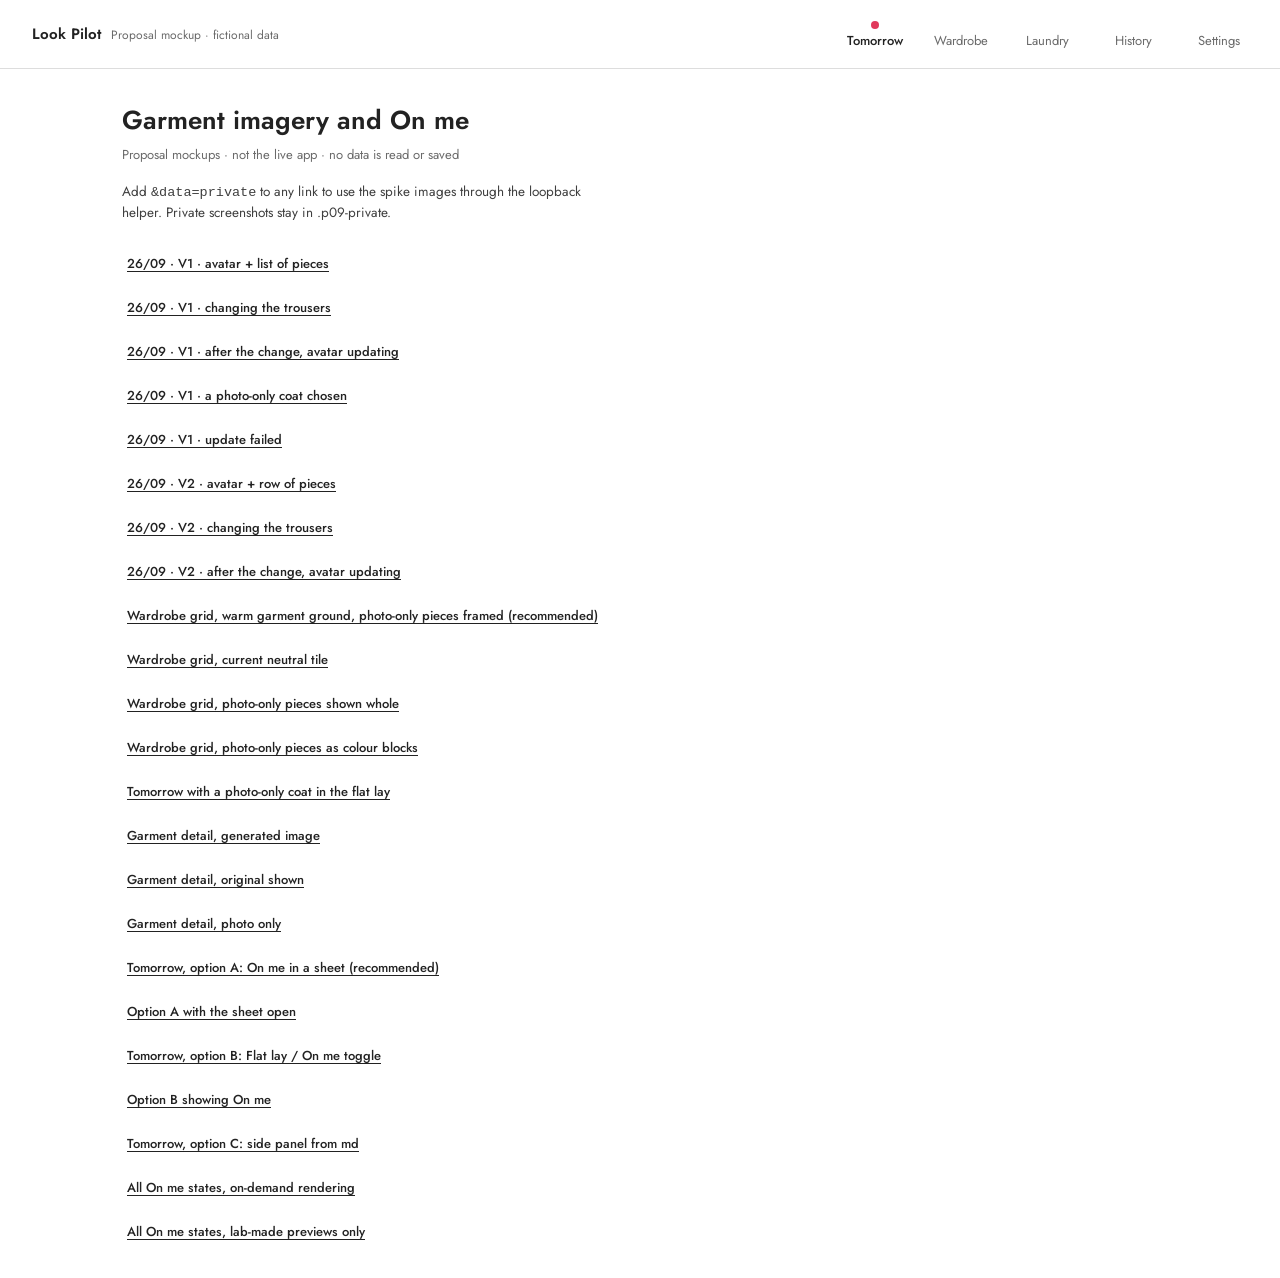
<file: lookpilot/app/design-system/garment-imagery.html>
<!DOCTYPE html><html lang="en"><head><meta charSet="utf-8"/><link rel="preconnect" href="/" crossorigin=""/><meta name="viewport" content="width=device-width, initial-scale=1, viewport-fit=cover"/><link rel="stylesheet" href="/lookpilot/app/_next/static/chunks/2_08kt6d16u8u.css" data-precedence="next"/><link rel="preload" as="script" fetchPriority="low" href="/lookpilot/app/_next/static/chunks/310vm2bl3xxpt.js"/><script src="/lookpilot/app/_next/static/chunks/2tswzwt7g9k6a.js" async=""></script><script src="/lookpilot/app/_next/static/chunks/27t_qfc-3_lzs.js" async=""></script><script src="/lookpilot/app/_next/static/chunks/1v8v8ntydqy2_.js" async=""></script><script src="/lookpilot/app/_next/static/chunks/turbopack-00dghchhbnp0s.js" async=""></script><script src="/lookpilot/app/_next/static/chunks/3fntmmi971322.js" async=""></script><script src="/lookpilot/app/_next/static/chunks/2o21svwh0q7t6.js" async=""></script><script src="/lookpilot/app/_next/static/chunks/2l5w5ysoonckz.js" async=""></script><script src="/lookpilot/app/_next/static/chunks/2m1-obt4n_6_e.js" async=""></script><title>Tomorrow Fit</title><meta name="description" content="Office outfit recommendations for tomorrow."/><meta name="next-size-adjust" content=""/><script src="/lookpilot/app/_next/static/chunks/0cz1d0mv5g_q7.js" noModule=""></script></head><body><div hidden=""><!--$--><!--/$--></div><div data-slot="screen" class="mx-auto flex w-full max-w-[1100px] flex-col gap-[18px] px-[22px] pt-[22px] pb-6 md:px-8 md:pt-8"><p role="status">Opening mockup…</p></div><!--$--><!--/$--><script src="/lookpilot/app/_next/static/chunks/310vm2bl3xxpt.js" id="_R_" async=""></script><script>(self.__next_f=self.__next_f||[]).push([0])</script><script>self.__next_f.push([1,"1:\"$Sreact.fragment\"\n2:I[39756,[\"/lookpilot/app/_next/static/chunks/3fntmmi971322.js\"],\"default\"]\n3:I[37457,[\"/lookpilot/app/_next/static/chunks/3fntmmi971322.js\"],\"default\"]\n4:I[47257,[\"/lookpilot/app/_next/static/chunks/3fntmmi971322.js\"],\"ClientPageRoot\"]\n5:I[21294,[\"/lookpilot/app/_next/static/chunks/3fntmmi971322.js\",\"/lookpilot/app/_next/static/chunks/2o21svwh0q7t6.js\",\"/lookpilot/app/_next/static/chunks/2l5w5ysoonckz.js\",\"/lookpilot/app/_next/static/chunks/2m1-obt4n_6_e.js\"],\"default\"]\n8:I[97367,[\"/lookpilot/app/_next/static/chunks/3fntmmi971322.js\"],\"OutletBoundary\"]\n9:\"$Sreact.suspense\"\nc:I[97367,[\"/lookpilot/app/_next/static/chunks/3fntmmi971322.js\"],\"ViewportBoundary\"]\ne:I[97367,[\"/lookpilot/app/_next/static/chunks/3fntmmi971322.js\"],\"MetadataBoundary\"]\n10:I[68027,[\"/lookpilot/app/_next/static/chunks/3fntmmi971322.js\"],\"default\",1]\n:HL[\"/lookpilot/app/_next/static/chunks/2_08kt6d16u8u.css\",\"style\"]\n:HC[\"/\",\"\"]\nb:X\n0:{\"P\":null,\"c\":[\"\",\"design-system\",\"garment-imagery\"],\"q\":\"\",\"i\":false,\"f\":[[[\"\",{\"children\":[\"design-system\",{\"children\":[\"garment-imagery\",{\"children\":[\"__PAGE__\",{},\"$undefined\",\"$undefined\",4608]},\"$undefined\",\"$undefined\",4608]},\"$undefined\",\"$undefined\",4608]},\"$undefined\",\"$undefined\",4624],[[\"$\",\"$1\",\"c\",{\"children\":[[[\"$\",\"link\",\"0\",{\"rel\":\"stylesheet\",\"href\":\"/lookpilot/app/_next/static/chunks/2_08kt6d16u8u.css\",\"precedence\":\"next\",\"crossOrigin\":\"$undefined\",\"nonce\":\"$undefined\"}],[\"$\",\"script\",\"script-0\",{\"src\":\"/lookpilot/app/_next/static/chunks/3fntmmi971322.js\",\"async\":true,\"nonce\":\"$undefined\"}]],[\"$\",\"html\",null,{\"lang\":\"en\",\"children\":[\"$\",\"body\",null,{\"children\":[\"$\",\"$L2\",null,{\"parallelRouterKey\":\"children\",\"error\":\"$undefined\",\"errorStyles\":\"$undefined\",\"errorScripts\":\"$undefined\",\"template\":[\"$\",\"$L3\",null,{}],\"templateStyles\":\"$undefined\",\"templateScripts\":\"$undefined\",\"notFound\":[[[\"$\",\"title\",null,{\"children\":\"404: This page could not be found.\"}],[\"$\",\"div\",null,{\"style\":{\"fontFamily\":\"system-ui,\\\"Segoe UI\\\",Roboto,Helvetica,Arial,sans-serif,\\\"Apple Color Emoji\\\",\\\"Segoe UI Emoji\\\"\",\"height\":\"100vh\",\"textAlign\":\"center\",\"display\":\"flex\",\"flexDirection\":\"column\",\"alignItems\":\"center\",\"justifyContent\":\"center\"},\"children\":[\"$\",\"div\",null,{\"children\":[[\"$\",\"style\",null,{\"dangerouslySetInnerHTML\":{\"__html\":\"body{color:#000;background:#fff;margin:0}.next-error-h1{border-right:1px solid rgba(0,0,0,.3)}@media (prefers-color-scheme:dark){body{color:#fff;background:#000}.next-error-h1{border-right:1px solid rgba(255,255,255,.3)}}\"}}],[\"$\",\"h1\",null,{\"className\":\"next-error-h1\",\"style\":{\"display\":\"inline-block\",\"margin\":\"0 20px 0 0\",\"padding\":\"0 23px 0 0\",\"fontSize\":24,\"fontWeight\":500,\"verticalAlign\":\"top\",\"lineHeight\":\"49px\"},\"children\":404}],[\"$\",\"div\",null,{\"style\":{\"display\":\"inline-block\"},\"children\":[\"$\",\"h2\",null,{\"style\":{\"fontSize\":14,\"fontWeight\":400,\"lineHeight\":\"49px\",\"margin\":0},\"children\":\"This page could not be found.\"}]}]]}]}]],[]],\"forbidden\":\"$undefined\",\"unauthorized\":\"$undefined\"}]}]}]]}],{\"children\":[[\"$\",\"$1\",\"c\",{\"children\":[null,[\"$\",\"$L2\",null,{\"parallelRouterKey\":\"children\",\"error\":\"$undefined\",\"errorStyles\":\"$undefined\",\"errorScripts\":\"$undefined\",\"template\":[\"$\",\"$L3\",null,{}],\"templateStyles\":\"$undefined\",\"templateScripts\":\"$undefined\",\"notFound\":\"$undefined\",\"forbidden\":\"$undefined\",\"unauthorized\":\"$undefined\"}]]}],{\"children\":[[\"$\",\"$1\",\"c\",{\"children\":[null,[\"$\",\"$L2\",null,{\"parallelRouterKey\":\"children\",\"error\":\"$undefined\",\"errorStyles\":\"$undefined\",\"errorScripts\":\"$undefined\",\"template\":[\"$\",\"$L3\",null,{}],\"templateStyles\":\"$undefined\",\"templateScripts\":\"$undefined\",\"notFound\":\"$undefined\",\"forbidden\":\"$undefined\",\"unauthorized\":\"$undefined\"}]]}],{\"children\":[[\"$\",\"$1\",\"c\",{\"children\":[[\"$\",\"$L4\",null,{\"Component\":\"$5\",\"serverProvidedParams\":{\"searchParams\":{},\"params\":{},\"promises\":[\"$@6\",\"$@7\"]}}],[[\"$\",\"script\",\"script-0\",{\"src\":\"/lookpilot/app/_next/static/chunks/2o21svwh0q7t6.js\",\"async\":true,\"nonce\":\"$undefined\"}],[\"$\",\"script\",\"script-1\",{\"src\":\"/lookpilot/app/_next/static/chunks/2l5w5ysoonckz.js\",\"async\":true,\"nonce\":\"$undefined\"}],[\"$\",\"script\",\"script-2\",{\"src\":\"/lookpilot/app/_next/static/chunks/2m1-obt4n_6_e.js\",\"async\":true,\"nonce\":\"$undefined\"}]],[\"$\",\"$L8\",null,{\"children\":[\"$\",\"$9\",null,{\"name\":\"Next.MetadataOutlet\",\"children\":\"$@a\"}]}]]}],{},null,false,null]},null,false,\"$b\"]},null,false,\"$b\"]},null,false,null],[\"$\",\"$1\",\"h\",{\"children\":[null,[\"$\",\"$Lc\",null,{\"children\":\"$Ld\"}],[\"$\",\"div\",null,{\"hidden\":true,\"children\":[\"$\",\"$Le\",null,{\"children\":[\"$\",\"$9\",null,{\"name\":\"Next.Metadata\",\"children\":\"$Lf\"}]}]}],[\"$\",\"meta\",null,{\"name\":\"next-size-adjust\",\"content\":\"\"}]]}],false]],\"m\":\"$undefined\",\"G\":[\"$10\",[[\"$\",\"link\",\"0\",{\"rel\":\"stylesheet\",\"href\":\"/lookpilot/app/_next/static/chunks/2_08kt6d16u8u.css\",\"precedence\":\"next\",\"crossOrigin\":\"$undefined\",\"nonce\":\"$undefined\"}]]],\"S\":true,\"h\":null,\"r\":\"$undefined\",\"s\":\"$undefined\",\"a\":\"$undefined\",\"l\":\"$undefined\",\"p\":\"$undefined\",\"d\":\"$undefined\",\"b\":\"P7eidB6WcxM0MOduJq5re\"}\nb:C\n6:{}\n7:\"$0:f:0:1:1:children:1:children:1:children:0:props:children:0:props:serverProvidedParams:params\"\nd:[[\"$\",\"meta\",\"0\",{\"charSet\":\"utf-8\"}],[\"$\",\"meta\",\"1\",{\"name\":\"viewport\",\"content\":\"width=device-width, initial-scale=1, viewport-fit=cover\"}]]\na:null\nf:[[\"$\",\"title\",\"0\",{\"children\":\"Tomorrow Fit\"}],[\"$\",\"meta\",\"1\",{\"name\":\"description\",\"content\":\"Office outfit recommendations for tomorrow.\"}]]\n"])</script></body></html>
</file>
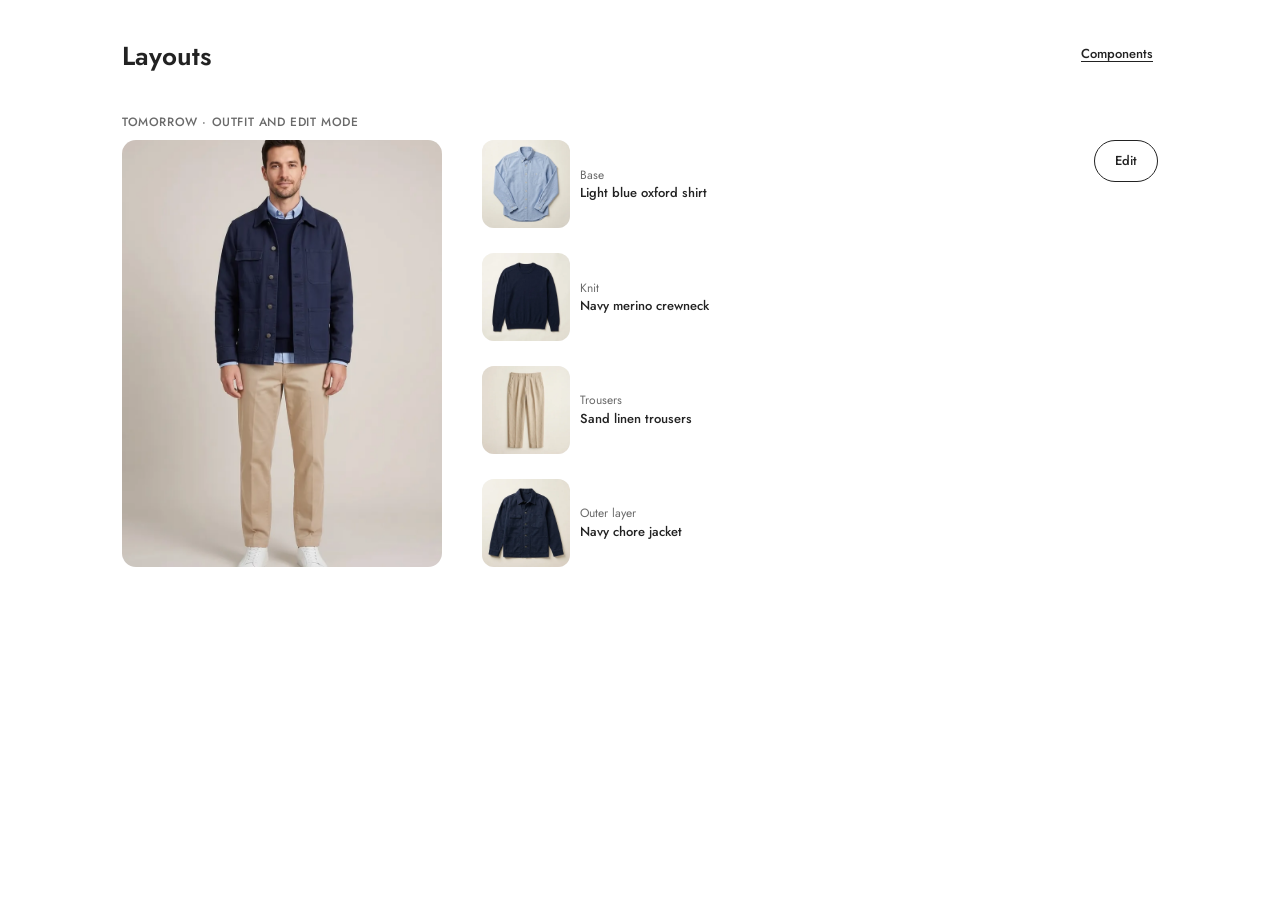
<file: lookpilot/app/design-system/layouts.html>
<!DOCTYPE html><html lang="en"><head><meta charSet="utf-8"/><link rel="preconnect" href="/" crossorigin=""/><meta name="viewport" content="width=device-width, initial-scale=1, viewport-fit=cover"/><link rel="preload" as="image" href="/lookpilot/app/demo-on-me/01-02-14-19.webp"/><link rel="preload" as="image" href="/lookpilot/app/demo-wardrobe/fiction-01.webp" referrerPolicy="no-referrer"/><link rel="preload" as="image" href="/lookpilot/app/demo-wardrobe/fiction-02.webp" referrerPolicy="no-referrer"/><link rel="preload" as="image" href="/lookpilot/app/demo-wardrobe/fiction-14.webp" referrerPolicy="no-referrer"/><link rel="preload" as="image" href="/lookpilot/app/demo-wardrobe/fiction-19.webp" referrerPolicy="no-referrer"/><link rel="stylesheet" href="/lookpilot/app/_next/static/chunks/2_08kt6d16u8u.css" data-precedence="next"/><link rel="preload" as="script" fetchPriority="low" href="/lookpilot/app/_next/static/chunks/310vm2bl3xxpt.js"/><script src="/lookpilot/app/_next/static/chunks/2tswzwt7g9k6a.js" async=""></script><script src="/lookpilot/app/_next/static/chunks/27t_qfc-3_lzs.js" async=""></script><script src="/lookpilot/app/_next/static/chunks/1v8v8ntydqy2_.js" async=""></script><script src="/lookpilot/app/_next/static/chunks/turbopack-00dghchhbnp0s.js" async=""></script><script src="/lookpilot/app/_next/static/chunks/3fntmmi971322.js" async=""></script><script src="/lookpilot/app/_next/static/chunks/3b9en-0kc7pag.js" async=""></script><script src="/lookpilot/app/_next/static/chunks/2m1-obt4n_6_e.js" async=""></script><title>Tomorrow Fit</title><meta name="description" content="Office outfit recommendations for tomorrow."/><meta name="next-size-adjust" content=""/><script src="/lookpilot/app/_next/static/chunks/0cz1d0mv5g_q7.js" noModule=""></script></head><body><div hidden=""><!--$--><!--/$--></div><div data-slot="screen" class="mx-auto flex w-full max-w-[1100px] flex-col px-[22px] pt-[22px] md:px-8 md:pt-8 gap-10 pb-16"><header data-slot="screen-header" class="flex items-end justify-between gap-4"><div class="min-w-0"><h1 class="font-semibold text-foreground text-[26px]">Layouts</h1></div><div class="shrink-0"><a data-slot="button" data-variant="link" data-size="text" class="group/button inline-flex shrink-0 items-center justify-center border border-transparent bg-clip-padding font-medium whitespace-nowrap transition-all outline-none select-none focus-visible:ring-2 focus-visible:ring-ring focus-visible:ring-offset-2 focus-visible:ring-offset-background active:not-aria-[haspopup]:translate-y-px disabled:pointer-events-none disabled:opacity-50 aria-invalid:border-destructive aria-invalid:ring-3 aria-invalid:ring-destructive/20 dark:aria-invalid:border-destructive/50 dark:aria-invalid:ring-destructive/40 [&amp;_svg]:pointer-events-none [&amp;_svg]:shrink-0 [&amp;_svg:not([class*=&#x27;size-&#x27;])]:size-4 text-foreground underline underline-offset-[3px] hover:text-body min-h-11 gap-1.5 rounded-md px-1 text-[13px]" href="/lookpilot/app/design-system">Components</a></div></header><section data-slot="section" class="flex flex-col gap-3"><div data-slot="section-header" class="flex items-baseline justify-between gap-3"><h2 class="text-xs leading-none font-medium tracking-[0.6px] text-muted-foreground uppercase">Tomorrow · outfit and edit mode</h2></div><div class="grid items-start gap-x-10 gap-y-[18px] md:grid-cols-[minmax(0,20rem)_minmax(0,1fr)] md:items-stretch"><div class="relative min-w-0"><img alt="The outfit on the wearer" class="aspect-[3/4] w-full rounded-lg bg-muted object-cover" src="/lookpilot/app/demo-on-me/01-02-14-19.webp"/></div><div class="relative flex min-w-0 flex-col gap-3.5"><button data-slot="button" data-variant="outline" data-size="default" class="group/button inline-flex shrink-0 items-center justify-center rounded-full border bg-clip-padding font-medium whitespace-nowrap transition-all outline-none select-none focus-visible:ring-2 focus-visible:ring-ring focus-visible:ring-offset-2 focus-visible:ring-offset-background active:not-aria-[haspopup]:translate-y-px disabled:pointer-events-none disabled:opacity-50 aria-invalid:border-destructive aria-invalid:ring-3 aria-invalid:ring-destructive/20 dark:aria-invalid:border-destructive/50 dark:aria-invalid:ring-destructive/40 [&amp;_svg]:pointer-events-none [&amp;_svg]:shrink-0 [&amp;_svg:not([class*=&#x27;size-&#x27;])]:size-4 border-foreground bg-background text-foreground hover:bg-muted aria-expanded:bg-muted h-[42px] gap-1.5 px-5 text-[13px] after:absolute after:inset-x-0 after:-inset-y-px has-data-[icon=inline-end]:pr-4 has-data-[icon=inline-start]:pl-4 absolute top-0 right-0">Edit</button><div role="list" data-slot="item-group" data-variant="default" class="group/item-group flex w-full flex-col gap-2.5 data-[variant=list]:gap-0 data-[variant=list]:divide-y data-[variant=list]:divide-border-soft data-[variant=list]:overflow-hidden data-[variant=list]:rounded-lg data-[variant=list]:border data-[variant=list]:border-border flex-1 justify-between" aria-label="Tomorrow&#x27;s outfit"><div data-slot="item" data-variant="default" data-size="sm" class="group/item flex w-full flex-wrap items-center rounded-lg text-[13px] transition-colors duration-100 outline-none group-data-[variant=list]/item-group:rounded-none focus-visible:ring-2 focus-visible:ring-ring [a]:transition-colors [a]:hover:bg-muted [button]:text-left [button]:hover:bg-muted border-transparent gap-2.5 border-0 px-0 py-0 pr-20"><div data-slot="item-media" data-variant="default" class="flex shrink-0 items-center justify-center gap-2 group-has-data-[slot=item-description]/item:self-start [&amp;_svg]:pointer-events-none bg-transparent group-has-data-[slot=item-description]/item:translate-y-0"><div data-slot="garment-image" data-photo="true" aria-hidden="true" class="relative flex shrink-0 items-center justify-center overflow-hidden bg-muted size-[88px] rounded-[12px]"><img alt="" src="/lookpilot/app/demo-wardrobe/fiction-01.webp" class="size-full object-contain" referrerPolicy="no-referrer"/></div></div><div data-slot="item-content" class="flex min-w-0 flex-1 flex-col gap-0.5 group-data-[size=xs]/item:gap-0 [&amp;+[data-slot=item-content]]:flex-none"><p data-slot="item-description" class="line-clamp-3 text-left text-xs leading-snug font-normal text-pretty text-muted-foreground group-data-[size=xs]/item:text-xs [&amp;&gt;a]:underline [&amp;&gt;a]:underline-offset-4 [&amp;&gt;a:hover]:text-primary">Base</p><div data-slot="item-title" class="line-clamp-2 flex w-fit items-center gap-2 text-[13px] leading-tight font-medium underline-offset-4">Light blue oxford shirt</div></div></div><div data-slot="item" data-variant="default" data-size="sm" class="group/item flex w-full flex-wrap items-center rounded-lg text-[13px] transition-colors duration-100 outline-none group-data-[variant=list]/item-group:rounded-none focus-visible:ring-2 focus-visible:ring-ring [a]:transition-colors [a]:hover:bg-muted [button]:text-left [button]:hover:bg-muted border-transparent gap-2.5 border-0 px-0 py-0"><div data-slot="item-media" data-variant="default" class="flex shrink-0 items-center justify-center gap-2 group-has-data-[slot=item-description]/item:self-start [&amp;_svg]:pointer-events-none bg-transparent group-has-data-[slot=item-description]/item:translate-y-0"><div data-slot="garment-image" data-photo="true" aria-hidden="true" class="relative flex shrink-0 items-center justify-center overflow-hidden bg-muted size-[88px] rounded-[12px]"><img alt="" src="/lookpilot/app/demo-wardrobe/fiction-02.webp" class="size-full object-contain" referrerPolicy="no-referrer"/></div></div><div data-slot="item-content" class="flex min-w-0 flex-1 flex-col gap-0.5 group-data-[size=xs]/item:gap-0 [&amp;+[data-slot=item-content]]:flex-none"><p data-slot="item-description" class="line-clamp-3 text-left text-xs leading-snug font-normal text-pretty text-muted-foreground group-data-[size=xs]/item:text-xs [&amp;&gt;a]:underline [&amp;&gt;a]:underline-offset-4 [&amp;&gt;a:hover]:text-primary">Knit</p><div data-slot="item-title" class="line-clamp-2 flex w-fit items-center gap-2 text-[13px] leading-tight font-medium underline-offset-4">Navy merino crewneck</div></div></div><div data-slot="item" data-variant="default" data-size="sm" class="group/item flex w-full flex-wrap items-center rounded-lg text-[13px] transition-colors duration-100 outline-none group-data-[variant=list]/item-group:rounded-none focus-visible:ring-2 focus-visible:ring-ring [a]:transition-colors [a]:hover:bg-muted [button]:text-left [button]:hover:bg-muted border-transparent gap-2.5 border-0 px-0 py-0"><div data-slot="item-media" data-variant="default" class="flex shrink-0 items-center justify-center gap-2 group-has-data-[slot=item-description]/item:self-start [&amp;_svg]:pointer-events-none bg-transparent group-has-data-[slot=item-description]/item:translate-y-0"><div data-slot="garment-image" data-photo="true" aria-hidden="true" class="relative flex shrink-0 items-center justify-center overflow-hidden bg-muted size-[88px] rounded-[12px]"><img alt="" src="/lookpilot/app/demo-wardrobe/fiction-14.webp" class="size-full object-contain" referrerPolicy="no-referrer"/></div></div><div data-slot="item-content" class="flex min-w-0 flex-1 flex-col gap-0.5 group-data-[size=xs]/item:gap-0 [&amp;+[data-slot=item-content]]:flex-none"><p data-slot="item-description" class="line-clamp-3 text-left text-xs leading-snug font-normal text-pretty text-muted-foreground group-data-[size=xs]/item:text-xs [&amp;&gt;a]:underline [&amp;&gt;a]:underline-offset-4 [&amp;&gt;a:hover]:text-primary">Trousers</p><div data-slot="item-title" class="line-clamp-2 flex w-fit items-center gap-2 text-[13px] leading-tight font-medium underline-offset-4">Sand linen trousers</div></div></div><div data-slot="item" data-variant="default" data-size="sm" class="group/item flex w-full flex-wrap items-center rounded-lg text-[13px] transition-colors duration-100 outline-none group-data-[variant=list]/item-group:rounded-none focus-visible:ring-2 focus-visible:ring-ring [a]:transition-colors [a]:hover:bg-muted [button]:text-left [button]:hover:bg-muted border-transparent gap-2.5 border-0 px-0 py-0"><div data-slot="item-media" data-variant="default" class="flex shrink-0 items-center justify-center gap-2 group-has-data-[slot=item-description]/item:self-start [&amp;_svg]:pointer-events-none bg-transparent group-has-data-[slot=item-description]/item:translate-y-0"><div data-slot="garment-image" data-photo="true" aria-hidden="true" class="relative flex shrink-0 items-center justify-center overflow-hidden bg-muted size-[88px] rounded-[12px]"><img alt="" src="/lookpilot/app/demo-wardrobe/fiction-19.webp" class="size-full object-contain" referrerPolicy="no-referrer"/></div></div><div data-slot="item-content" class="flex min-w-0 flex-1 flex-col gap-0.5 group-data-[size=xs]/item:gap-0 [&amp;+[data-slot=item-content]]:flex-none"><p data-slot="item-description" class="line-clamp-3 text-left text-xs leading-snug font-normal text-pretty text-muted-foreground group-data-[size=xs]/item:text-xs [&amp;&gt;a]:underline [&amp;&gt;a]:underline-offset-4 [&amp;&gt;a:hover]:text-primary">Outer layer</p><div data-slot="item-title" class="line-clamp-2 flex w-fit items-center gap-2 text-[13px] leading-tight font-medium underline-offset-4">Navy chore jacket</div></div></div></div></div></div></section></div><!--$--><!--/$--><script src="/lookpilot/app/_next/static/chunks/310vm2bl3xxpt.js" id="_R_" async=""></script><script>(self.__next_f=self.__next_f||[]).push([0])</script><script>self.__next_f.push([1,"1:\"$Sreact.fragment\"\n2:I[39756,[\"/lookpilot/app/_next/static/chunks/3fntmmi971322.js\"],\"default\"]\n3:I[37457,[\"/lookpilot/app/_next/static/chunks/3fntmmi971322.js\"],\"default\"]\n4:I[47257,[\"/lookpilot/app/_next/static/chunks/3fntmmi971322.js\"],\"ClientPageRoot\"]\n5:I[47500,[\"/lookpilot/app/_next/static/chunks/3fntmmi971322.js\",\"/lookpilot/app/_next/static/chunks/3b9en-0kc7pag.js\",\"/lookpilot/app/_next/static/chunks/2m1-obt4n_6_e.js\"],\"default\"]\n8:I[97367,[\"/lookpilot/app/_next/static/chunks/3fntmmi971322.js\"],\"OutletBoundary\"]\n9:\"$Sreact.suspense\"\nc:I[97367,[\"/lookpilot/app/_next/static/chunks/3fntmmi971322.js\"],\"ViewportBoundary\"]\ne:I[97367,[\"/lookpilot/app/_next/static/chunks/3fntmmi971322.js\"],\"MetadataBoundary\"]\n10:I[68027,[\"/lookpilot/app/_next/static/chunks/3fntmmi971322.js\"],\"default\",1]\n:HL[\"/lookpilot/app/_next/static/chunks/2_08kt6d16u8u.css\",\"style\"]\n:HC[\"/\",\"\"]\nb:X\n0:{\"P\":null,\"c\":[\"\",\"design-system\",\"layouts\"],\"q\":\"\",\"i\":false,\"f\":[[[\"\",{\"children\":[\"design-system\",{\"children\":[\"layouts\",{\"children\":[\"__PAGE__\",{},\"$undefined\",\"$undefined\",4608]},\"$undefined\",\"$undefined\",4608]},\"$undefined\",\"$undefined\",4608]},\"$undefined\",\"$undefined\",4624],[[\"$\",\"$1\",\"c\",{\"children\":[[[\"$\",\"link\",\"0\",{\"rel\":\"stylesheet\",\"href\":\"/lookpilot/app/_next/static/chunks/2_08kt6d16u8u.css\",\"precedence\":\"next\",\"crossOrigin\":\"$undefined\",\"nonce\":\"$undefined\"}],[\"$\",\"script\",\"script-0\",{\"src\":\"/lookpilot/app/_next/static/chunks/3fntmmi971322.js\",\"async\":true,\"nonce\":\"$undefined\"}]],[\"$\",\"html\",null,{\"lang\":\"en\",\"children\":[\"$\",\"body\",null,{\"children\":[\"$\",\"$L2\",null,{\"parallelRouterKey\":\"children\",\"error\":\"$undefined\",\"errorStyles\":\"$undefined\",\"errorScripts\":\"$undefined\",\"template\":[\"$\",\"$L3\",null,{}],\"templateStyles\":\"$undefined\",\"templateScripts\":\"$undefined\",\"notFound\":[[[\"$\",\"title\",null,{\"children\":\"404: This page could not be found.\"}],[\"$\",\"div\",null,{\"style\":{\"fontFamily\":\"system-ui,\\\"Segoe UI\\\",Roboto,Helvetica,Arial,sans-serif,\\\"Apple Color Emoji\\\",\\\"Segoe UI Emoji\\\"\",\"height\":\"100vh\",\"textAlign\":\"center\",\"display\":\"flex\",\"flexDirection\":\"column\",\"alignItems\":\"center\",\"justifyContent\":\"center\"},\"children\":[\"$\",\"div\",null,{\"children\":[[\"$\",\"style\",null,{\"dangerouslySetInnerHTML\":{\"__html\":\"body{color:#000;background:#fff;margin:0}.next-error-h1{border-right:1px solid rgba(0,0,0,.3)}@media (prefers-color-scheme:dark){body{color:#fff;background:#000}.next-error-h1{border-right:1px solid rgba(255,255,255,.3)}}\"}}],[\"$\",\"h1\",null,{\"className\":\"next-error-h1\",\"style\":{\"display\":\"inline-block\",\"margin\":\"0 20px 0 0\",\"padding\":\"0 23px 0 0\",\"fontSize\":24,\"fontWeight\":500,\"verticalAlign\":\"top\",\"lineHeight\":\"49px\"},\"children\":404}],[\"$\",\"div\",null,{\"style\":{\"display\":\"inline-block\"},\"children\":[\"$\",\"h2\",null,{\"style\":{\"fontSize\":14,\"fontWeight\":400,\"lineHeight\":\"49px\",\"margin\":0},\"children\":\"This page could not be found.\"}]}]]}]}]],[]],\"forbidden\":\"$undefined\",\"unauthorized\":\"$undefined\"}]}]}]]}],{\"children\":[[\"$\",\"$1\",\"c\",{\"children\":[null,[\"$\",\"$L2\",null,{\"parallelRouterKey\":\"children\",\"error\":\"$undefined\",\"errorStyles\":\"$undefined\",\"errorScripts\":\"$undefined\",\"template\":[\"$\",\"$L3\",null,{}],\"templateStyles\":\"$undefined\",\"templateScripts\":\"$undefined\",\"notFound\":\"$undefined\",\"forbidden\":\"$undefined\",\"unauthorized\":\"$undefined\"}]]}],{\"children\":[[\"$\",\"$1\",\"c\",{\"children\":[null,[\"$\",\"$L2\",null,{\"parallelRouterKey\":\"children\",\"error\":\"$undefined\",\"errorStyles\":\"$undefined\",\"errorScripts\":\"$undefined\",\"template\":[\"$\",\"$L3\",null,{}],\"templateStyles\":\"$undefined\",\"templateScripts\":\"$undefined\",\"notFound\":\"$undefined\",\"forbidden\":\"$undefined\",\"unauthorized\":\"$undefined\"}]]}],{\"children\":[[\"$\",\"$1\",\"c\",{\"children\":[[\"$\",\"$L4\",null,{\"Component\":\"$5\",\"serverProvidedParams\":{\"searchParams\":{},\"params\":{},\"promises\":[\"$@6\",\"$@7\"]}}],[[\"$\",\"script\",\"script-0\",{\"src\":\"/lookpilot/app/_next/static/chunks/3b9en-0kc7pag.js\",\"async\":true,\"nonce\":\"$undefined\"}],[\"$\",\"script\",\"script-1\",{\"src\":\"/lookpilot/app/_next/static/chunks/2m1-obt4n_6_e.js\",\"async\":true,\"nonce\":\"$undefined\"}]],[\"$\",\"$L8\",null,{\"children\":[\"$\",\"$9\",null,{\"name\":\"Next.MetadataOutlet\",\"children\":\"$@a\"}]}]]}],{},null,false,null]},null,false,\"$b\"]},null,false,\"$b\"]},null,false,null],[\"$\",\"$1\",\"h\",{\"children\":[null,[\"$\",\"$Lc\",null,{\"children\":\"$Ld\"}],[\"$\",\"div\",null,{\"hidden\":true,\"children\":[\"$\",\"$Le\",null,{\"children\":[\"$\",\"$9\",null,{\"name\":\"Next.Metadata\",\"children\":\"$Lf\"}]}]}],[\"$\",\"meta\",null,{\"name\":\"next-size-adjust\",\"content\":\"\"}]]}],false]],\"m\":\"$undefined\",\"G\":[\"$10\",[[\"$\",\"link\",\"0\",{\"rel\":\"stylesheet\",\"href\":\"/lookpilot/app/_next/static/chunks/2_08kt6d16u8u.css\",\"precedence\":\"next\",\"crossOrigin\":\"$undefined\",\"nonce\":\"$undefined\"}]]],\"S\":true,\"h\":null,\"r\":\"$undefined\",\"s\":\"$undefined\",\"a\":\"$undefined\",\"l\":\"$undefined\",\"p\":\"$undefined\",\"d\":\"$undefined\",\"b\":\"P7eidB6WcxM0MOduJq5re\"}\nb:C\n6:{}\n7:\"$0:f:0:1:1:children:1:children:1:children:0:props:children:0:props:serverProvidedParams:params\"\nd:[[\"$\",\"meta\",\"0\",{\"charSet\":\"utf-8\"}],[\"$\",\"meta\",\"1\",{\"name\":\"viewport\",\"content\":\"width=device-width, initial-scale=1, viewport-fit=cover\"}]]\na:null\nf:[[\"$\",\"title\",\"0\",{\"children\":\"Tomorrow Fit\"}],[\"$\",\"meta\",\"1\",{\"name\":\"description\",\"content\":\"Office outfit recommendations for tomorrow.\"}]]\n"])</script></body></html>
</file>
<file: lookpilot/app/_next/static/chunks/2_08kt6d16u8u.css>
@font-face{font-family:Jost Variable;font-style:normal;font-display:swap;font-weight:100 900;src:url(../media/jost-cyrillic-wght-normal.0q-st8qq75k6v.woff2)format("woff2-variations");unicode-range:U+301,U+400-45F,U+490-491,U+4B0-4B1,U+2116}@font-face{font-family:Jost Variable;font-style:normal;font-display:swap;font-weight:100 900;src:url(../media/jost-latin-ext-wght-normal.3hwlhy-7zi3w2.woff2)format("woff2-variations");unicode-range:U+100-2BA,U+2BD-2C5,U+2C7-2CC,U+2CE-2D7,U+2DD-2FF,U+304,U+308,U+329,U+1D00-1DBF,U+1E00-1E9F,U+1EF2-1EFF,U+2020,U+20A0-20AB,U+20AD-20C0,U+2113,U+2C60-2C7F,U+A720-A7FF}@font-face{font-family:Jost Variable;font-style:normal;font-display:swap;font-weight:100 900;src:url(../media/jost-latin-wght-normal.2_4ymh7gr-8lu.woff2)format("woff2-variations");unicode-range:U+??,U+131,U+152-153,U+2BB-2BC,U+2C6,U+2DA,U+2DC,U+304,U+308,U+329,U+2000-206F,U+20AC,U+2122,U+2191,U+2193,U+2212,U+2215,U+FEFF,U+FFFD}
@layer properties{@supports (((-webkit-hyphens:none)) and (not (margin-trim:inline))) or ((-moz-orient:inline) and (not (color:rgb(from red r g b)))){:root,:host{--shimmer-angle:20deg}*,:before,:after,::backdrop{--tw-translate-x:0;--tw-translate-y:0;--tw-translate-z:0;--tw-rotate-x:initial;--tw-rotate-y:initial;--tw-rotate-z:initial;--tw-skew-x:initial;--tw-skew-y:initial;--tw-space-y-reverse:0;--tw-divide-y-reverse:0;--tw-border-style:solid;--tw-leading:initial;--tw-font-weight:initial;--tw-tracking:initial;--tw-shadow:0 0 #0000;--tw-shadow-color:initial;--tw-shadow-alpha:100%;--tw-inset-shadow:0 0 #0000;--tw-inset-shadow-color:initial;--tw-inset-shadow-alpha:100%;--tw-ring-color:initial;--tw-ring-shadow:0 0 #0000;--tw-inset-ring-color:initial;--tw-inset-ring-shadow:0 0 #0000;--tw-ring-inset:initial;--tw-ring-offset-width:0px;--tw-ring-offset-color:#fff;--tw-ring-offset-shadow:0 0 #0000;--tw-outline-style:solid;--tw-blur:initial;--tw-brightness:initial;--tw-contrast:initial;--tw-grayscale:initial;--tw-hue-rotate:initial;--tw-invert:initial;--tw-opacity:initial;--tw-saturate:initial;--tw-sepia:initial;--tw-drop-shadow:initial;--tw-drop-shadow-color:initial;--tw-drop-shadow-alpha:100%;--tw-drop-shadow-size:initial;--tw-backdrop-blur:initial;--tw-backdrop-brightness:initial;--tw-backdrop-contrast:initial;--tw-backdrop-grayscale:initial;--tw-backdrop-hue-rotate:initial;--tw-backdrop-invert:initial;--tw-backdrop-opacity:initial;--tw-backdrop-saturate:initial;--tw-backdrop-sepia:initial;--tw-duration:initial;--tw-ease:initial;--tw-content:"";--tw-animation-delay:0s;--tw-animation-direction:normal;--tw-animation-duration:initial;--tw-animation-fill-mode:none;--tw-animation-iteration-count:1;--tw-enter-blur:0;--tw-enter-opacity:1;--tw-enter-rotate:0;--tw-enter-scale:1;--tw-enter-translate-x:0;--tw-enter-translate-y:0;--tw-exit-blur:0;--tw-exit-opacity:1;--tw-exit-rotate:0;--tw-exit-scale:1;--tw-exit-translate-x:0;--tw-exit-translate-y:0;--scroll-fade-t:0px;--scroll-fade-b:0px;--scroll-fade-s:0px;--scroll-fade-e:0px;--scroll-fade-mask:initial;--shimmer-image:initial;--shimmer-text-fill:initial}}}@layer theme{:root,:host{--font-sans:var(--font-sans);--font-mono:ui-monospace, SFMono-Regular, Menlo, Monaco, Consolas, "Liberation Mono", "Courier New", monospace;--color-white:#fff;--spacing:.25rem;--container-sm:24rem;--container-md:28rem;--container-xl:36rem;--container-2xl:42rem;--container-5xl:64rem;--text-xs:.75rem;--text-xs--line-height:calc(1 / .75);--text-sm:.875rem;--text-sm--line-height:calc(1.25 / .875);--text-base:1rem;--text-base--line-height:calc(1.5 / 1);--text-lg:1.125rem;--text-lg--line-height:calc(1.75 / 1.125);--text-xl:1.25rem;--text-xl--line-height:calc(1.75 / 1.25);--text-2xl:1.5rem;--text-2xl--line-height:calc(2 / 1.5);--text-4xl:2.25rem;--text-4xl--line-height:calc(2.5 / 2.25);--text-6xl:3.75rem;--text-6xl--line-height:1;--font-weight-normal:400;--font-weight-medium:500;--font-weight-semibold:600;--leading-tight:1.25;--leading-snug:1.375;--leading-normal:1.5;--leading-relaxed:1.625;--radius-md:calc(var(--radius) * .8);--ease-out:cubic-bezier(0, 0, .2, 1);--ease-in-out:cubic-bezier(.4, 0, .2, 1);--animate-spin:spin 1s linear infinite;--animate-pulse:pulse 2s cubic-bezier(.4, 0, .6, 1) infinite;--default-transition-duration:.15s;--default-transition-timing-function:cubic-bezier(.4, 0, .2, 1);--default-font-family:var(--font-sans);--default-mono-font-family:var(--font-mono)}}@layer base{*,:after,:before,::backdrop{box-sizing:border-box;border:0 solid;margin:0;padding:0}::file-selector-button{box-sizing:border-box;border:0 solid;margin:0;padding:0}html,:host{-webkit-text-size-adjust:100%;tab-size:4;line-height:1.5;font-family:var(--default-font-family,-apple-system, BlinkMacSystemFont, "Segoe UI", Roboto, "Helvetica Neue", "Noto Sans", Arial, sans-serif, "Apple Color Emoji", "Segoe UI Emoji", "Segoe UI Symbol", "Noto Color Emoji");font-feature-settings:var(--default-font-feature-settings,normal);font-variation-settings:var(--default-font-variation-settings,normal);-webkit-tap-highlight-color:transparent}hr{height:0;color:inherit;border-top-width:1px}abbr:where([title]){-webkit-text-decoration:underline dotted;text-decoration:underline dotted}h1,h2,h3,h4,h5,h6{font-size:inherit;font-weight:inherit}a{color:inherit;-webkit-text-decoration:inherit;-webkit-text-decoration:inherit;-webkit-text-decoration:inherit;-webkit-text-decoration:inherit;text-decoration:inherit}b,strong{font-weight:bolder}code,kbd,samp,pre{font-family:var(--default-mono-font-family,ui-monospace, SFMono-Regular, Menlo, Monaco, Consolas, "Liberation Mono", "Courier New", monospace);font-feature-settings:var(--default-mono-font-feature-settings,normal);font-variation-settings:var(--default-mono-font-variation-settings,normal);font-size:1em}small{font-size:80%}sub,sup{vertical-align:baseline;font-size:75%;line-height:0;position:relative}sub{bottom:-.25em}sup{top:-.5em}table{text-indent:0;border-color:inherit;border-collapse:collapse}:-moz-focusring:where(:not(iframe)){outline:auto}progress{vertical-align:baseline}summary{display:list-item}ol,ul,menu{list-style:none}img,svg,video,canvas,audio,iframe,embed,object{vertical-align:middle;display:block}img,video{max-width:100%;height:auto}button,input,select,optgroup,textarea{font:inherit;font-feature-settings:inherit;font-variation-settings:inherit;letter-spacing:inherit;color:inherit;opacity:1;background-color:#0000;border-radius:0}::file-selector-button{font:inherit;font-feature-settings:inherit;font-variation-settings:inherit;letter-spacing:inherit;color:inherit;opacity:1;background-color:#0000;border-radius:0}:where(select:is([multiple],[size])) optgroup{font-weight:bolder}:where(select:is([multiple],[size])) optgroup option{padding-inline-start:20px}::file-selector-button{margin-inline-end:4px}::placeholder{opacity:1}@supports (not ((-webkit-appearance:-apple-pay-button))) or (contain-intrinsic-size:1px){::placeholder{color:currentColor}@supports (color:color-mix(in lab, red, red)){::placeholder{color:color-mix(in oklab, currentcolor 50%, transparent)}}}textarea{resize:vertical}::-webkit-search-decoration{-webkit-appearance:none}::-webkit-date-and-time-value{min-height:1lh;text-align:inherit}::-webkit-datetime-edit{display:inline-flex}::-webkit-datetime-edit-fields-wrapper{padding:0}::-webkit-datetime-edit{padding-block:0}::-webkit-datetime-edit-year-field{padding-block:0}::-webkit-datetime-edit-month-field{padding-block:0}::-webkit-datetime-edit-day-field{padding-block:0}::-webkit-datetime-edit-hour-field{padding-block:0}::-webkit-datetime-edit-minute-field{padding-block:0}::-webkit-datetime-edit-second-field{padding-block:0}::-webkit-datetime-edit-millisecond-field{padding-block:0}::-webkit-datetime-edit-meridiem-field{padding-block:0}::-webkit-calendar-picker-indicator{line-height:1}:-moz-ui-invalid{box-shadow:none}button,input:where([type=button],[type=reset],[type=submit]){appearance:button}::file-selector-button{appearance:button}::-webkit-inner-spin-button{height:auto}::-webkit-outer-spin-button{height:auto}[hidden]:where(:not([hidden=until-found])){display:none!important}*{border-color:var(--border);outline-color:var(--ring)}@supports (color:color-mix(in lab, red, red)){*{outline-color:color-mix(in oklab, var(--ring) 50%, transparent)}}body{background-color:var(--background);color:var(--foreground)}button:not(:disabled),[role=button]:not(:disabled){cursor:pointer}html{font-family:var(--font-sans)}}@layer components;@layer utilities{.\@container\/card-header{container:card-header/inline-size}.\@container\/field-group{container:field-group/inline-size}.pointer-events-none{pointer-events:none}.collapse{visibility:collapse}.invisible{visibility:hidden}.visible{visibility:visible}.sr-only{clip-path:inset(50%);white-space:nowrap;border-width:0;width:1px;height:1px;margin:-1px;padding:0;position:absolute;overflow:hidden}.absolute{position:absolute}.fixed{position:fixed}.relative{position:relative}.static{position:static}.sticky{position:sticky}.inset-0{inset:0}.inset-x-0{inset-inline:0}.inset-x-6{inset-inline:calc(var(--spacing) * 6)}.top-0{top:0}.top-1\/2{top:50%}.top-2{top:calc(var(--spacing) * 2)}.top-3{top:calc(var(--spacing) * 3)}.right-0{right:0}.right-2{right:calc(var(--spacing) * 2)}.right-2\.5{right:calc(var(--spacing) * 2.5)}.bottom-0{bottom:0}.bottom-2{bottom:calc(var(--spacing) * 2)}.bottom-4{bottom:calc(var(--spacing) * 4)}.bottom-6{bottom:calc(var(--spacing) * 6)}.bottom-\[calc\(50px\+max\(22px\,env\(safe-area-inset-bottom\)\)\)\]{bottom:calc(50px + max(22px, env(safe-area-inset-bottom)))}.left-2{left:calc(var(--spacing) * 2)}.left-3{left:calc(var(--spacing) * 3)}.z-30{z-index:30}.z-40{z-index:40}.z-50{z-index:50}.col-span-2{grid-column:span 2/span 2}.col-start-2{grid-column-start:2}.row-span-2{grid-row:span 2/span 2}.row-start-1{grid-row-start:1}.container{width:100%}@media (min-width:40rem){.container{max-width:40rem}}@media (min-width:48rem){.container{max-width:48rem}}@media (min-width:64rem){.container{max-width:64rem}}@media (min-width:80rem){.container{max-width:80rem}}@media (min-width:96rem){.container{max-width:96rem}}.-mx-\[22px\]{margin-inline:-22px}.mx-auto{margin-inline:auto}.-my-2{margin-block:calc(var(--spacing) * -2)}.my-2{margin-block:calc(var(--spacing) * 2)}.mt-1{margin-top:var(--spacing)}.mt-1\.5{margin-top:calc(var(--spacing) * 1.5)}.mt-2{margin-top:calc(var(--spacing) * 2)}.mt-2\.5{margin-top:calc(var(--spacing) * 2.5)}.mt-3{margin-top:calc(var(--spacing) * 3)}.mt-4{margin-top:calc(var(--spacing) * 4)}.mt-auto{margin-top:auto}.mb-1\.5{margin-bottom:calc(var(--spacing) * 1.5)}.mb-2{margin-bottom:calc(var(--spacing) * 2)}.mb-2\.5{margin-bottom:calc(var(--spacing) * 2.5)}.ml-4{margin-left:calc(var(--spacing) * 4)}.line-clamp-2{-webkit-line-clamp:2;-webkit-box-orient:vertical;display:-webkit-box;overflow:hidden}.line-clamp-3{-webkit-line-clamp:3;-webkit-box-orient:vertical;display:-webkit-box;overflow:hidden}.block{display:block}.contents{display:contents}.flex{display:flex}.grid{display:grid}.hidden{display:none}.inline{display:inline}.inline-flex{display:inline-flex}.table{display:table}.table-row{display:table-row}.aspect-\[2\/3\]{aspect-ratio:2/3}.aspect-\[3\/4\]{aspect-ratio:3/4}.aspect-\[4\/3\]{aspect-ratio:4/3}.aspect-\[4\/5\]{aspect-ratio:4/5}.aspect-square{aspect-ratio:1}.size-2{width:calc(var(--spacing) * 2);height:calc(var(--spacing) * 2)}.size-4{width:calc(var(--spacing) * 4);height:calc(var(--spacing) * 4)}.size-6{width:calc(var(--spacing) * 6);height:calc(var(--spacing) * 6)}.size-7{width:calc(var(--spacing) * 7);height:calc(var(--spacing) * 7)}.size-8{width:calc(var(--spacing) * 8);height:calc(var(--spacing) * 8)}.size-9{width:calc(var(--spacing) * 9);height:calc(var(--spacing) * 9)}.size-11{width:calc(var(--spacing) * 11);height:calc(var(--spacing) * 11)}.size-\[26px\]{width:26px;height:26px}.size-\[52px\]{width:52px;height:52px}.size-\[88px\]{width:88px;height:88px}.size-full{width:100%;height:100%}.h-0\.5{height:calc(var(--spacing) * .5)}.h-1{height:var(--spacing)}.h-3{height:calc(var(--spacing) * 3)}.h-5{height:calc(var(--spacing) * 5)}.h-6{height:calc(var(--spacing) * 6)}.h-7{height:calc(var(--spacing) * 7)}.h-8{height:calc(var(--spacing) * 8)}.h-9{height:calc(var(--spacing) * 9)}.h-11{height:calc(var(--spacing) * 11)}.h-14{height:calc(var(--spacing) * 14)}.h-\[34px\]{height:34px}.h-\[38px\]{height:38px}.h-\[42px\]{height:42px}.h-\[50px\]{height:50px}.h-\[60px\]{height:60px}.h-\[calc\(100\%-1px\)\]{height:calc(100% - 1px)}.h-\[min\(52vh\,440px\)\]{height:min(52vh,440px)}.h-auto{height:auto}.h-full{height:100%}.min-h-0{min-height:0}.min-h-6{min-height:calc(var(--spacing) * 6)}.min-h-11{min-height:calc(var(--spacing) * 11)}.min-h-12{min-height:calc(var(--spacing) * 12)}.min-h-\[2\.5em\]{min-height:2.5em}.min-h-\[2\.6em\]{min-height:2.6em}.min-h-dvh{min-height:100dvh}.w-2\/5{width:40%}.w-10{width:calc(var(--spacing) * 10)}.w-16{width:calc(var(--spacing) * 16)}.w-20{width:calc(var(--spacing) * 20)}.w-24{width:calc(var(--spacing) * 24)}.w-32{width:calc(var(--spacing) * 32)}.w-\[38px\]{width:38px}.w-\[52px\]{width:52px}.w-\[54\%\]{width:54%}.w-\[78\%\]{width:78%}.w-\[84px\]{width:84px}.w-auto{width:auto}.w-fit{width:fit-content}.w-full{width:100%}.max-w-2xl{max-width:var(--container-2xl)}.max-w-5xl{max-width:var(--container-5xl)}.max-w-\[62ch\]{max-width:62ch}.max-w-\[280px\]{max-width:280px}.max-w-\[300px\]{max-width:300px}.max-w-\[360px\]{max-width:360px}.max-w-\[1100px\]{max-width:1100px}.max-w-md{max-width:var(--container-md)}.max-w-none{max-width:none}.max-w-sm{max-width:var(--container-sm)}.max-w-xl{max-width:var(--container-xl)}.min-w-0{min-width:0}.min-w-7{min-width:calc(var(--spacing) * 7)}.min-w-8{min-width:calc(var(--spacing) * 8)}.min-w-9{min-width:calc(var(--spacing) * 9)}.flex-1{flex:1}.flex-\[1\.6\]{flex:1.6}.flex-none{flex:none}.shrink{flex-shrink:1}.shrink-0{flex-shrink:0}.grow{flex-grow:1}.basis-full{flex-basis:100%}.-translate-y-1\/2{--tw-translate-y:calc(calc(1 / 2 * 100%) * -1);translate:var(--tw-translate-x) var(--tw-translate-y)}.transform{transform:var(--tw-rotate-x,) var(--tw-rotate-y,) var(--tw-rotate-z,) var(--tw-skew-x,) var(--tw-skew-y,)}.animate-pulse{animation:var(--animate-pulse)}.animate-spin{animation:var(--animate-spin)}.cursor-pointer{cursor:pointer}.touch-none{touch-action:none}.list-disc{list-style-type:disc}.appearance-none{appearance:none}.auto-cols-fr{grid-auto-columns:minmax(0,1fr)}.grid-flow-col{grid-auto-flow:column}.auto-rows-min{grid-auto-rows:min-content}.grid-cols-2{grid-template-columns:repeat(2,minmax(0,1fr))}.grid-cols-3{grid-template-columns:repeat(3,minmax(0,1fr))}.grid-cols-4{grid-template-columns:repeat(4,minmax(0,1fr))}.grid-cols-\[minmax\(0\,1\.15fr\)_minmax\(0\,1fr\)\]{grid-template-columns:minmax(0,1.15fr) minmax(0,1fr)}.flex-col{flex-direction:column}.flex-row{flex-direction:row}.flex-wrap{flex-wrap:wrap}.items-baseline{align-items:baseline}.items-center{align-items:center}.items-end{align-items:flex-end}.items-start{align-items:flex-start}.items-stretch{align-items:stretch}.justify-between{justify-content:space-between}.justify-center{justify-content:center}.gap-\(--card-spacing\){gap:var(--card-spacing)}.gap-0{gap:0}.gap-0\.5{gap:calc(var(--spacing) * .5)}.gap-1{gap:var(--spacing)}.gap-1\.5{gap:calc(var(--spacing) * 1.5)}.gap-2{gap:calc(var(--spacing) * 2)}.gap-2\.5{gap:calc(var(--spacing) * 2.5)}.gap-3{gap:calc(var(--spacing) * 3)}.gap-3\.5{gap:calc(var(--spacing) * 3.5)}.gap-4{gap:calc(var(--spacing) * 4)}.gap-5{gap:calc(var(--spacing) * 5)}.gap-6{gap:calc(var(--spacing) * 6)}.gap-8{gap:calc(var(--spacing) * 8)}.gap-10{gap:calc(var(--spacing) * 10)}.gap-\[--spacing\(var\(--gap\)\)\]{gap:calc(var(--spacing) * var(--gap))}.gap-\[7px\]{gap:7px}.gap-\[11px\]{gap:11px}.gap-\[13px\]{gap:13px}.gap-\[18px\]{gap:18px}.gap-\[22px\]{gap:22px}:where(.space-y-1\.5>:not(:last-child)){--tw-space-y-reverse:0;margin-block-start:calc(calc(var(--spacing) * 1.5) * var(--tw-space-y-reverse));margin-block-end:calc(calc(var(--spacing) * 1.5) * calc(1 - var(--tw-space-y-reverse)))}:where(.space-y-3>:not(:last-child)){--tw-space-y-reverse:0;margin-block-start:calc(calc(var(--spacing) * 3) * var(--tw-space-y-reverse));margin-block-end:calc(calc(var(--spacing) * 3) * calc(1 - var(--tw-space-y-reverse)))}:where(.space-y-4>:not(:last-child)){--tw-space-y-reverse:0;margin-block-start:calc(calc(var(--spacing) * 4) * var(--tw-space-y-reverse));margin-block-end:calc(calc(var(--spacing) * 4) * calc(1 - var(--tw-space-y-reverse)))}.gap-x-4{column-gap:calc(var(--spacing) * 4)}.gap-x-5{column-gap:calc(var(--spacing) * 5)}.gap-x-8{column-gap:calc(var(--spacing) * 8)}.gap-x-10{column-gap:calc(var(--spacing) * 10)}.gap-y-3{row-gap:calc(var(--spacing) * 3)}.gap-y-5{row-gap:calc(var(--spacing) * 5)}.gap-y-6{row-gap:calc(var(--spacing) * 6)}.gap-y-10{row-gap:calc(var(--spacing) * 10)}.gap-y-\[18px\]{row-gap:18px}:where(.divide-y>:not(:last-child)){--tw-divide-y-reverse:0;border-bottom-style:var(--tw-border-style);border-top-style:var(--tw-border-style);border-top-width:calc(1px * var(--tw-divide-y-reverse));border-bottom-width:calc(1px * calc(1 - var(--tw-divide-y-reverse)))}:where(.divide-border-soft>:not(:last-child)){border-color:var(--border-soft)}.self-center{align-self:center}.self-start{align-self:flex-start}.justify-self-end{justify-self:flex-end}.justify-self-start{justify-self:flex-start}.truncate{text-overflow:ellipsis;white-space:nowrap;overflow:hidden}.overflow-hidden{overflow:hidden}.overflow-x-auto{overflow-x:auto}.overflow-y-auto{overflow-y:auto}.rounded{border-radius:.25rem}.rounded-\[2px\]{border-radius:2px}.rounded-\[4px\]{border-radius:4px}.rounded-\[10px\]{border-radius:10px}.rounded-\[12px\]{border-radius:12px}.rounded-\[min\(var\(--radius-md\)\,10px\)\]{border-radius:min(var(--radius-md), 10px)}.rounded-\[min\(var\(--radius-md\)\,12px\)\]{border-radius:min(var(--radius-md), 12px)}.rounded-full{border-radius:3.40282e38px}.rounded-lg{border-radius:var(--radius)}.rounded-md{border-radius:calc(var(--radius) * .8)}.rounded-none{border-radius:0}.rounded-xl{border-radius:calc(var(--radius) * 1.4)}.rounded-t-lg{border-top-left-radius:var(--radius);border-top-right-radius:var(--radius)}.rounded-b-lg{border-bottom-right-radius:var(--radius);border-bottom-left-radius:var(--radius)}.border{border-style:var(--tw-border-style);border-width:1px}.border-0{border-style:var(--tw-border-style);border-width:0}.border-y{border-block-style:var(--tw-border-style);border-block-width:1px}.border-t{border-top-style:var(--tw-border-style);border-top-width:1px}.border-dashed{--tw-border-style:dashed;border-style:dashed}.border-border{border-color:var(--border)}.border-border-soft{border-color:var(--border-soft)}.border-foreground{border-color:var(--foreground)}.border-input,.border-input\/60{border-color:var(--input)}@supports (color:color-mix(in lab, red, red)){.border-input\/60{border-color:color-mix(in oklab, var(--input) 60%, transparent)}}.border-primary{border-color:var(--primary)}.border-transparent{border-color:#0000}.bg-\[\#F4F2EE\]{background-color:#f4f2ee}.bg-\[\#bdbdbd\]{background-color:#bdbdbd}.bg-\[Canvas\]{background-color:canvas}.bg-accent{background-color:var(--accent)}.bg-background,.bg-background\/75{background-color:var(--background)}@supports (color:color-mix(in lab, red, red)){.bg-background\/75{background-color:color-mix(in oklab, var(--background) 75%, transparent)}}.bg-background\/90{background-color:var(--background)}@supports (color:color-mix(in lab, red, red)){.bg-background\/90{background-color:color-mix(in oklab, var(--background) 90%, transparent)}}.bg-body{background-color:var(--body)}.bg-border{background-color:var(--border)}.bg-border-soft{background-color:var(--border-soft)}.bg-card{background-color:var(--card)}.bg-destructive,.bg-destructive\/10{background-color:var(--destructive)}@supports (color:color-mix(in lab, red, red)){.bg-destructive\/10{background-color:color-mix(in oklab, var(--destructive) 10%, transparent)}}.bg-foreground{background-color:var(--foreground)}.bg-input{background-color:var(--input)}.bg-muted{background-color:var(--muted)}.bg-muted-foreground{background-color:var(--muted-foreground)}.bg-muted\/50{background-color:var(--muted)}@supports (color:color-mix(in lab, red, red)){.bg-muted\/50{background-color:color-mix(in oklab, var(--muted) 50%, transparent)}}.bg-popover{background-color:var(--popover)}.bg-primary{background-color:var(--primary)}.bg-primary-action{background-color:var(--primary-action)}.bg-secondary{background-color:var(--secondary)}.bg-track{background-color:var(--track)}.bg-transparent{background-color:#0000}.bg-white{background-color:var(--color-white)}.bg-white\/65{background-color:#ffffffa6}@supports (color:color-mix(in lab, red, red)){.bg-white\/65{background-color:color-mix(in oklab, var(--color-white) 65%, transparent)}}.bg-clip-padding{background-clip:padding-box}.object-contain{object-fit:contain}.object-cover{object-fit:cover}.p-\(--card-spacing\){padding:var(--card-spacing)}.p-0{padding:0}.p-2{padding:calc(var(--spacing) * 2)}.p-3\.5{padding:calc(var(--spacing) * 3.5)}.p-4{padding:calc(var(--spacing) * 4)}.p-5{padding:calc(var(--spacing) * 5)}.p-6{padding:calc(var(--spacing) * 6)}.p-\[3px\]{padding:3px}.px-\(--card-spacing\){padding-inline:var(--card-spacing)}.px-0{padding-inline:0}.px-1{padding-inline:var(--spacing)}.px-1\.5{padding-inline:calc(var(--spacing) * 1.5)}.px-2{padding-inline:calc(var(--spacing) * 2)}.px-2\.5{padding-inline:calc(var(--spacing) * 2.5)}.px-3{padding-inline:calc(var(--spacing) * 3)}.px-3\.5{padding-inline:calc(var(--spacing) * 3.5)}.px-4{padding-inline:calc(var(--spacing) * 4)}.px-5{padding-inline:calc(var(--spacing) * 5)}.px-6{padding-inline:calc(var(--spacing) * 6)}.px-\[18px\]{padding-inline:18px}.px-\[22px\]{padding-inline:22px}.py-\(--card-spacing\){padding-block:var(--card-spacing)}.py-0{padding-block:0}.py-0\.5{padding-block:calc(var(--spacing) * .5)}.py-1{padding-block:var(--spacing)}.py-1\.5{padding-block:calc(var(--spacing) * 1.5)}.py-2{padding-block:calc(var(--spacing) * 2)}.py-2\.5{padding-block:calc(var(--spacing) * 2.5)}.py-3{padding-block:calc(var(--spacing) * 3)}.py-6{padding-block:calc(var(--spacing) * 6)}.py-\[11px\]{padding-block:11px}.pt-1{padding-top:var(--spacing)}.pt-2\.5{padding-top:calc(var(--spacing) * 2.5)}.pt-3{padding-top:calc(var(--spacing) * 3)}.pt-3\.5{padding-top:calc(var(--spacing) * 3.5)}.pt-4{padding-top:calc(var(--spacing) * 4)}.pt-12{padding-top:calc(var(--spacing) * 12)}.pt-\[22px\]{padding-top:22px}.pr-3{padding-right:calc(var(--spacing) * 3)}.pr-9{padding-right:calc(var(--spacing) * 9)}.pr-20{padding-right:calc(var(--spacing) * 20)}.pb-0{padding-bottom:0}.pb-1{padding-bottom:var(--spacing)}.pb-3\.5{padding-bottom:calc(var(--spacing) * 3.5)}.pb-4{padding-bottom:calc(var(--spacing) * 4)}.pb-6{padding-bottom:calc(var(--spacing) * 6)}.pb-16{padding-bottom:calc(var(--spacing) * 16)}.pb-\[26px\]{padding-bottom:26px}.pb-\[calc\(72px\+env\(safe-area-inset-bottom\)\)\]{padding-bottom:calc(72px + env(safe-area-inset-bottom))}.pb-\[max\(22px\,env\(safe-area-inset-bottom\)\)\]{padding-bottom:max(22px, env(safe-area-inset-bottom))}.pl-3\.5{padding-left:calc(var(--spacing) * 3.5)}.pl-5{padding-left:calc(var(--spacing) * 5)}.text-center{text-align:center}.text-left{text-align:left}.text-right{text-align:right}.font-heading{font-family:var(--font-sans)}.text-2xl{font-size:var(--text-2xl);line-height:var(--tw-leading,var(--text-2xl--line-height))}.text-4xl{font-size:var(--text-4xl);line-height:var(--tw-leading,var(--text-4xl--line-height))}.text-\[13px\]\/normal{font-size:13px;line-height:var(--leading-normal)}.text-base{font-size:var(--text-base);line-height:var(--tw-leading,var(--text-base--line-height))}.text-lg{font-size:var(--text-lg);line-height:var(--tw-leading,var(--text-lg--line-height))}.text-sm{font-size:var(--text-sm);line-height:var(--tw-leading,var(--text-sm--line-height))}.text-xl{font-size:var(--text-xl);line-height:var(--tw-leading,var(--text-xl--line-height))}.text-xs{font-size:var(--text-xs);line-height:var(--tw-leading,var(--text-xs--line-height))}.text-\[0\.8rem\]{font-size:.8rem}.text-\[10\.5px\]{font-size:10.5px}.text-\[11\.5px\]{font-size:11.5px}.text-\[11px\]{font-size:11px}.text-\[12\.5px\]{font-size:12.5px}.text-\[13\.5px\]{font-size:13.5px}.text-\[13px\]{font-size:13px}.text-\[15px\]{font-size:15px}.text-\[17px\]{font-size:17px}.text-\[26px\]{font-size:26px}.leading-\[1\.2\]{--tw-leading:1.2;line-height:1.2}.leading-\[1\.3\]{--tw-leading:1.3;line-height:1.3}.leading-\[1\.4\]{--tw-leading:1.4;line-height:1.4}.leading-\[1\.6\]{--tw-leading:1.6;line-height:1.6}.leading-\[1\.25\]{--tw-leading:1.25;line-height:1.25}.leading-\[1\.45\]{--tw-leading:1.45;line-height:1.45}.leading-none{--tw-leading:1;line-height:1}.leading-normal{--tw-leading:var(--leading-normal);line-height:var(--leading-normal)}.leading-relaxed{--tw-leading:var(--leading-relaxed);line-height:var(--leading-relaxed)}.leading-snug{--tw-leading:var(--leading-snug);line-height:var(--leading-snug)}.leading-tight{--tw-leading:var(--leading-tight);line-height:var(--leading-tight)}.font-medium{--tw-font-weight:var(--font-weight-medium);font-weight:var(--font-weight-medium)}.font-normal{--tw-font-weight:var(--font-weight-normal);font-weight:var(--font-weight-normal)}.font-semibold{--tw-font-weight:var(--font-weight-semibold);font-weight:var(--font-weight-semibold)}.tracking-\[0\.6px\]{--tw-tracking:.6px;letter-spacing:.6px}.text-balance{text-wrap:balance}.text-pretty{text-wrap:pretty}.whitespace-normal{white-space:normal}.whitespace-nowrap{white-space:nowrap}.text-\[\#5c5c5c\]{color:#5c5c5c}.text-\[CanvasText\]{color:canvastext}.text-accent-foreground{color:var(--accent-foreground)}.text-body{color:var(--body)}.text-card-foreground{color:var(--card-foreground)}.text-destructive{color:var(--destructive)}.text-foreground,.text-foreground\/60{color:var(--foreground)}@supports (color:color-mix(in lab, red, red)){.text-foreground\/60{color:color-mix(in oklab, var(--foreground) 60%, transparent)}}.text-muted-foreground{color:var(--muted-foreground)}.text-popover-foreground{color:var(--popover-foreground)}.text-primary{color:var(--primary)}.text-primary-action{color:var(--primary-action)}.text-primary-foreground{color:var(--primary-foreground)}.text-secondary-foreground{color:var(--secondary-foreground)}.capitalize{text-transform:capitalize}.lowercase{text-transform:lowercase}.uppercase{text-transform:uppercase}.italic{font-style:italic}.underline{text-decoration-line:underline}.underline-offset-4{text-underline-offset:4px}.underline-offset-\[3px\]{text-underline-offset:3px}.antialiased{-webkit-font-smoothing:antialiased;-moz-osx-font-smoothing:grayscale}.accent-foreground{accent-color:var(--foreground)}.opacity-30{opacity:.3}.opacity-40{opacity:.4}.opacity-80{opacity:.8}.opacity-\[0\.42\]{opacity:.42}.shadow{--tw-shadow:0 1px 3px 0 var(--tw-shadow-color,#0000001a), 0 1px 2px -1px var(--tw-shadow-color,#0000001a);box-shadow:var(--tw-inset-shadow), var(--tw-inset-ring-shadow), var(--tw-ring-offset-shadow), var(--tw-ring-shadow), var(--tw-shadow)}.shadow-\[0_2px_6px_rgb\(0_0_0\/0\.14\)\]{--tw-shadow:0 2px 6px var(--tw-shadow-color,#00000024);box-shadow:var(--tw-inset-shadow), var(--tw-inset-ring-shadow), var(--tw-ring-offset-shadow), var(--tw-ring-shadow), var(--tw-shadow)}.shadow-lift{--tw-shadow:var(--lift);box-shadow:var(--tw-inset-shadow), var(--tw-inset-ring-shadow), var(--tw-ring-offset-shadow), var(--tw-ring-shadow), var(--tw-shadow)}.ring{--tw-ring-shadow:var(--tw-ring-inset,) 0 0 0 calc(1px + var(--tw-ring-offset-width)) var(--tw-ring-color,currentcolor);box-shadow:var(--tw-inset-shadow), var(--tw-inset-ring-shadow), var(--tw-ring-offset-shadow), var(--tw-ring-shadow), var(--tw-shadow)}.ring-0{--tw-ring-shadow:var(--tw-ring-inset,) 0 0 0 calc(0px + var(--tw-ring-offset-width)) var(--tw-ring-color,currentcolor);box-shadow:var(--tw-inset-shadow), var(--tw-inset-ring-shadow), var(--tw-ring-offset-shadow), var(--tw-ring-shadow), var(--tw-shadow)}.ring-2{--tw-ring-shadow:var(--tw-ring-inset,) 0 0 0 calc(2px + var(--tw-ring-offset-width)) var(--tw-ring-color,currentcolor);box-shadow:var(--tw-inset-shadow), var(--tw-inset-ring-shadow), var(--tw-ring-offset-shadow), var(--tw-ring-shadow), var(--tw-shadow)}.ring-foreground{--tw-ring-color:var(--foreground)}.ring-offset-2{--tw-ring-offset-width:2px;--tw-ring-offset-shadow:var(--tw-ring-inset,) 0 0 0 var(--tw-ring-offset-width) var(--tw-ring-offset-color)}.outline{outline-style:var(--tw-outline-style);outline-width:1px}.blur{--tw-blur:blur(8px);filter:var(--tw-blur,) var(--tw-brightness,) var(--tw-contrast,) var(--tw-grayscale,) var(--tw-hue-rotate,) var(--tw-invert,) var(--tw-saturate,) var(--tw-sepia,) var(--tw-drop-shadow,)}.blur-\[0\.8px\]{--tw-blur:blur(.8px);filter:var(--tw-blur,) var(--tw-brightness,) var(--tw-contrast,) var(--tw-grayscale,) var(--tw-hue-rotate,) var(--tw-invert,) var(--tw-saturate,) var(--tw-sepia,) var(--tw-drop-shadow,)}.drop-shadow{--tw-drop-shadow-size:drop-shadow(0 1px 2px var(--tw-drop-shadow-color,#0000001a)) drop-shadow(0 1px 1px var(--tw-drop-shadow-color,#0000000f));--tw-drop-shadow:drop-shadow(0 1px 2px #0000001a) drop-shadow(0 1px 1px #0000000f);filter:var(--tw-blur,) var(--tw-brightness,) var(--tw-contrast,) var(--tw-grayscale,) var(--tw-hue-rotate,) var(--tw-invert,) var(--tw-saturate,) var(--tw-sepia,) var(--tw-drop-shadow,)}.filter{filter:var(--tw-blur,) var(--tw-brightness,) var(--tw-contrast,) var(--tw-grayscale,) var(--tw-hue-rotate,) var(--tw-invert,) var(--tw-saturate,) var(--tw-sepia,) var(--tw-drop-shadow,)}.backdrop-blur-\[2px\]{--tw-backdrop-blur:blur(2px);-webkit-backdrop-filter:var(--tw-backdrop-blur,) var(--tw-backdrop-brightness,) var(--tw-backdrop-contrast,) var(--tw-backdrop-grayscale,) var(--tw-backdrop-hue-rotate,) var(--tw-backdrop-invert,) var(--tw-backdrop-opacity,) var(--tw-backdrop-saturate,) var(--tw-backdrop-sepia,);backdrop-filter:var(--tw-backdrop-blur,) var(--tw-backdrop-brightness,) var(--tw-backdrop-contrast,) var(--tw-backdrop-grayscale,) var(--tw-backdrop-hue-rotate,) var(--tw-backdrop-invert,) var(--tw-backdrop-opacity,) var(--tw-backdrop-saturate,) var(--tw-backdrop-sepia,)}.transition{transition-property:color,background-color,border-color,outline-color,text-decoration-color,fill,stroke,--tw-gradient-from,--tw-gradient-via,--tw-gradient-to,opacity,box-shadow,transform,translate,scale,rotate,filter,-webkit-backdrop-filter,backdrop-filter,display,content-visibility,overlay,pointer-events;transition-timing-function:var(--tw-ease,var(--default-transition-timing-function));transition-duration:var(--tw-duration,var(--default-transition-duration))}.transition-\[color\,box-shadow\]{transition-property:color,box-shadow;transition-timing-function:var(--tw-ease,var(--default-transition-timing-function));transition-duration:var(--tw-duration,var(--default-transition-duration))}.transition-\[width\]{transition-property:width;transition-timing-function:var(--tw-ease,var(--default-transition-timing-function));transition-duration:var(--tw-duration,var(--default-transition-duration))}.transition-all{transition-property:all;transition-timing-function:var(--tw-ease,var(--default-transition-timing-function));transition-duration:var(--tw-duration,var(--default-transition-duration))}.transition-colors{transition-property:color,background-color,border-color,outline-color,text-decoration-color,fill,stroke,--tw-gradient-from,--tw-gradient-via,--tw-gradient-to;transition-timing-function:var(--tw-ease,var(--default-transition-timing-function));transition-duration:var(--tw-duration,var(--default-transition-duration))}.transition-opacity{transition-property:opacity;transition-timing-function:var(--tw-ease,var(--default-transition-timing-function));transition-duration:var(--tw-duration,var(--default-transition-duration))}.transition-transform{transition-property:transform,translate,scale,rotate;transition-timing-function:var(--tw-ease,var(--default-transition-timing-function));transition-duration:var(--tw-duration,var(--default-transition-duration))}.duration-100{--tw-duration:.1s;transition-duration:.1s}.ease-in-out{--tw-ease:var(--ease-in-out);transition-timing-function:var(--ease-in-out)}.ease-out{--tw-ease:var(--ease-out);transition-timing-function:var(--ease-out)}.outline-none{--tw-outline-style:none;outline-style:none}.select-none{-webkit-user-select:none;user-select:none}.\[--card-spacing\:--spacing\(3\.5\)\]{--card-spacing:calc(var(--spacing) * 3.5)}.running{animation-play-state:running}.zoom-in{--tw-enter-scale:0}.zoom-out{--tw-exit-scale:0}:is(.\*\:w-full>*){width:100%}.group-has-data-\[slot\=item-description\]\/item\:translate-y-0:is(:where(.group\/item):has([data-slot=item-description]) *){--tw-translate-y:0px;translate:var(--tw-translate-x) var(--tw-translate-y)}.group-has-data-\[slot\=item-description\]\/item\:translate-y-0\.5:is(:where(.group\/item):has([data-slot=item-description]) *){--tw-translate-y:calc(var(--spacing) * .5);translate:var(--tw-translate-x) var(--tw-translate-y)}.group-has-data-\[slot\=item-description\]\/item\:self-start:is(:where(.group\/item):has([data-slot=item-description]) *){align-self:flex-start}.group-has-data-horizontal\/field\:text-balance:is(:where(.group\/field):has(:where([data-orientation=horizontal])) *){text-wrap:balance}.group-has-\[\:focus-visible\]\/field-label\:border-transparent:is(:where(.group\/field-label):has(:focus-visible) *){border-color:#0000}.group-has-\[\:focus-visible\]\/field-label\:ring-0:is(:where(.group\/field-label):has(:focus-visible) *){--tw-ring-shadow:var(--tw-ring-inset,) 0 0 0 calc(0px + var(--tw-ring-offset-width)) var(--tw-ring-color,currentcolor);box-shadow:var(--tw-inset-shadow), var(--tw-inset-ring-shadow), var(--tw-ring-offset-shadow), var(--tw-ring-shadow), var(--tw-shadow)}.group-has-\[\>svg\]\/alert\:col-start-2:is(:where(.group\/alert):has(>svg) *){grid-column-start:2}.group-aria-expanded\/item\:ring-2:is(:where(.group\/item)[aria-expanded=true] *){--tw-ring-shadow:var(--tw-ring-inset,) 0 0 0 calc(2px + var(--tw-ring-offset-width)) var(--tw-ring-color,currentcolor);box-shadow:var(--tw-inset-shadow), var(--tw-inset-ring-shadow), var(--tw-ring-offset-shadow), var(--tw-ring-shadow), var(--tw-shadow)}.group-aria-expanded\/item\:ring-foreground:is(:where(.group\/item)[aria-expanded=true] *){--tw-ring-color:var(--foreground)}.group-aria-pressed\/item\:ring-2:is(:where(.group\/item)[aria-pressed=true] *){--tw-ring-shadow:var(--tw-ring-inset,) 0 0 0 calc(2px + var(--tw-ring-offset-width)) var(--tw-ring-color,currentcolor);box-shadow:var(--tw-inset-shadow), var(--tw-inset-ring-shadow), var(--tw-ring-offset-shadow), var(--tw-ring-shadow), var(--tw-shadow)}.group-aria-pressed\/item\:ring-foreground:is(:where(.group\/item)[aria-pressed=true] *){--tw-ring-color:var(--foreground)}.group-data-\[disabled\=true\]\:pointer-events-none:is(:where(.group)[data-disabled=true] *){pointer-events:none}.group-data-\[disabled\=true\]\:opacity-50:is(:where(.group)[data-disabled=true] *),.group-data-\[disabled\=true\]\/field\:opacity-50:is(:where(.group\/field)[data-disabled=true] *){opacity:.5}.group-data-\[size\=default\]\/switch\:size-\[22px\]:is(:where(.group\/switch)[data-size=default] *){width:22px;height:22px}.group-data-\[size\=sm\]\/card\:text-\[13px\]:is(:where(.group\/card)[data-size=sm] *){font-size:13px}.group-data-\[size\=sm\]\/item\:size-8:is(:where(.group\/item)[data-size=sm] *){width:calc(var(--spacing) * 8);height:calc(var(--spacing) * 8)}.group-data-\[size\=sm\]\/switch\:size-3:is(:where(.group\/switch)[data-size=sm] *){width:calc(var(--spacing) * 3);height:calc(var(--spacing) * 3)}.group-data-\[size\=xs\]\/item\:size-6:is(:where(.group\/item)[data-size=xs] *){width:calc(var(--spacing) * 6);height:calc(var(--spacing) * 6)}.group-data-\[size\=xs\]\/item\:gap-0:is(:where(.group\/item)[data-size=xs] *){gap:0}.group-data-\[size\=xs\]\/item\:text-xs:is(:where(.group\/item)[data-size=xs] *){font-size:var(--text-xs);line-height:var(--tw-leading,var(--text-xs--line-height))}.group-data-\[spacing\=0\]\/toggle-group\:rounded-none:is(:where(.group\/toggle-group)[data-spacing="0"] *){border-radius:0}.group-data-\[spacing\=0\]\/toggle-group\:px-2:is(:where(.group\/toggle-group)[data-spacing="0"] *){padding-inline:calc(var(--spacing) * 2)}.group-data-\[variant\=line\]\/tabs-list\:bg-transparent:is(:where(.group\/tabs-list)[data-variant=line] *){background-color:#0000}.group-data-\[variant\=list\]\/item-group\:rounded-none:is(:where(.group\/item-group)[data-variant=list] *){border-radius:0}.group-data-\[variant\=nav\]\/tabs-list\:h-auto:is(:where(.group\/tabs-list)[data-variant=nav] *){height:auto}.group-data-\[variant\=nav\]\/tabs-list\:min-h-11:is(:where(.group\/tabs-list)[data-variant=nav] *){min-height:calc(var(--spacing) * 11)}.group-data-\[variant\=nav\]\/tabs-list\:flex-col:is(:where(.group\/tabs-list)[data-variant=nav] *){flex-direction:column}.group-data-\[variant\=nav\]\/tabs-list\:gap-\[5px\]:is(:where(.group\/tabs-list)[data-variant=nav] *){gap:5px}.group-data-\[variant\=nav\]\/tabs-list\:px-0:is(:where(.group\/tabs-list)[data-variant=nav] *){padding-inline:0}.group-data-\[variant\=nav\]\/tabs-list\:py-1\.5:is(:where(.group\/tabs-list)[data-variant=nav] *){padding-block:calc(var(--spacing) * 1.5)}.group-data-\[variant\=nav\]\/tabs-list\:text-\[11px\]:is(:where(.group\/tabs-list)[data-variant=nav] *){font-size:11px}.group-data-\[variant\=nav\]\/tabs-list\:leading-none:is(:where(.group\/tabs-list)[data-variant=nav] *){--tw-leading:1;line-height:1}.group-data-\[variant\=nav\]\/tabs-list\:font-normal:is(:where(.group\/tabs-list)[data-variant=nav] *){--tw-font-weight:var(--font-weight-normal);font-weight:var(--font-weight-normal)}.group-data-\[variant\=nav\]\/tabs-list\:text-muted-foreground:is(:where(.group\/tabs-list)[data-variant=nav] *){color:var(--muted-foreground)}.group-data-\[variant\=outline\]\/field-group\:-mb-2:is(:where(.group\/field-group)[data-variant=outline] *){margin-bottom:calc(var(--spacing) * -2)}.group-data-\[vaul-drawer-direction\=bottom\]\/drawer-content\:block:is(:where(.group\/drawer-content)[data-vaul-drawer-direction=bottom] *){display:block}.group-data-horizontal\/tabs\:h-8:is(:where(.group\/tabs):where([data-orientation=horizontal]) *){height:calc(var(--spacing) * 8)}.group-data-horizontal\/tabs\:h-auto:is(:where(.group\/tabs):where([data-orientation=horizontal]) *){height:auto}.group-data-vertical\/tabs\:h-fit:is(:where(.group\/tabs):where([data-orientation=vertical]) *){height:fit-content}.group-data-vertical\/tabs\:w-full:is(:where(.group\/tabs):where([data-orientation=vertical]) *){width:100%}.group-data-vertical\/tabs\:flex-col:is(:where(.group\/tabs):where([data-orientation=vertical]) *){flex-direction:column}.group-data-vertical\/tabs\:justify-start:is(:where(.group\/tabs):where([data-orientation=vertical]) *){justify-content:flex-start}.peer-disabled\:cursor-not-allowed:is(:where(.peer):disabled~*){cursor:not-allowed}.peer-disabled\:opacity-50:is(:where(.peer):disabled~*){opacity:.5}.selection\:bg-primary ::selection,.selection\:bg-primary::selection{background-color:var(--primary)}.selection\:text-primary-foreground ::selection,.selection\:text-primary-foreground::selection{color:var(--primary-foreground)}.file\:inline-flex::file-selector-button{display:inline-flex}.file\:h-6::file-selector-button{height:calc(var(--spacing) * 6)}.file\:border-0::file-selector-button{border-style:var(--tw-border-style);border-width:0}.file\:bg-transparent::file-selector-button{background-color:#0000}.file\:text-sm::file-selector-button{font-size:var(--text-sm);line-height:var(--tw-leading,var(--text-sm--line-height))}.file\:font-medium::file-selector-button{--tw-font-weight:var(--font-weight-medium);font-weight:var(--font-weight-medium)}.file\:text-foreground::file-selector-button{color:var(--foreground)}.placeholder\:text-muted-foreground::placeholder{color:var(--muted-foreground)}.group-data-\[variant\=nav\]\/tabs-list\:before\:size-2:is(:where(.group\/tabs-list)[data-variant=nav] *):before{content:var(--tw-content);width:calc(var(--spacing) * 2);height:calc(var(--spacing) * 2)}.group-data-\[variant\=nav\]\/tabs-list\:before\:rounded-full:is(:where(.group\/tabs-list)[data-variant=nav] *):before{content:var(--tw-content);border-radius:3.40282e38px}.group-data-\[variant\=nav\]\/tabs-list\:before\:bg-transparent:is(:where(.group\/tabs-list)[data-variant=nav] *):before{content:var(--tw-content);background-color:#0000}.after\:absolute:after{content:var(--tw-content);position:absolute}.after\:-inset-2:after{content:var(--tw-content);inset:calc(var(--spacing) * -2)}.after\:-inset-x-3:after{content:var(--tw-content);inset-inline:calc(var(--spacing) * -3)}.after\:inset-x-0:after{content:var(--tw-content);inset-inline:0}.after\:-inset-y-2:after{content:var(--tw-content);inset-block:calc(var(--spacing) * -2)}.after\:-inset-y-\[3px\]:after{content:var(--tw-content);inset-block:-3px}.after\:-inset-y-\[5px\]:after{content:var(--tw-content);inset-block:-5px}.after\:-inset-y-px:after{content:var(--tw-content);inset-block:-1px}.after\:hidden:after{content:var(--tw-content);display:none}.after\:bg-foreground:after{content:var(--tw-content);background-color:var(--foreground)}.after\:opacity-0:after{content:var(--tw-content);opacity:0}.after\:transition-opacity:after{content:var(--tw-content);transition-property:opacity;transition-timing-function:var(--tw-ease,var(--default-transition-timing-function));transition-duration:var(--tw-duration,var(--default-transition-duration))}.group-data-horizontal\/tabs\:after\:inset-x-0:is(:where(.group\/tabs):where([data-orientation=horizontal]) *):after{content:var(--tw-content);inset-inline:0}.group-data-horizontal\/tabs\:after\:bottom-\[-5px\]:is(:where(.group\/tabs):where([data-orientation=horizontal]) *):after{content:var(--tw-content);bottom:-5px}.group-data-horizontal\/tabs\:after\:h-0\.5:is(:where(.group\/tabs):where([data-orientation=horizontal]) *):after{content:var(--tw-content);height:calc(var(--spacing) * .5)}.group-data-vertical\/tabs\:after\:inset-y-0:is(:where(.group\/tabs):where([data-orientation=vertical]) *):after{content:var(--tw-content);inset-block:0}.group-data-vertical\/tabs\:after\:-right-1:is(:where(.group\/tabs):where([data-orientation=vertical]) *):after{content:var(--tw-content);right:calc(var(--spacing) * -1)}.group-data-vertical\/tabs\:after\:w-0\.5:is(:where(.group\/tabs):where([data-orientation=vertical]) *):after{content:var(--tw-content);width:calc(var(--spacing) * .5)}.last\:mt-0:last-child{margin-top:0}.focus-within\:ring-2:focus-within{--tw-ring-shadow:var(--tw-ring-inset,) 0 0 0 calc(2px + var(--tw-ring-offset-width)) var(--tw-ring-color,currentcolor);box-shadow:var(--tw-inset-shadow), var(--tw-inset-ring-shadow), var(--tw-ring-offset-shadow), var(--tw-ring-shadow), var(--tw-shadow)}.focus-within\:ring-ring:focus-within{--tw-ring-color:var(--ring)}.focus-within\:ring-offset-2:focus-within{--tw-ring-offset-width:2px;--tw-ring-offset-shadow:var(--tw-ring-inset,) 0 0 0 var(--tw-ring-offset-width) var(--tw-ring-offset-color)}.focus-within\:ring-offset-background:focus-within{--tw-ring-offset-color:var(--background)}@media (hover:hover){.hover\:bg-\[color-mix\(in_oklch\,var\(--secondary\)\,var\(--foreground\)_5\%\)\]:hover{background-color:var(--secondary)}@supports (color:color-mix(in lab, red, red)){.hover\:bg-\[color-mix\(in_oklch\,var\(--secondary\)\,var\(--foreground\)_5\%\)\]:hover{background-color:color-mix(in oklch,var(--secondary),var(--foreground) 5%)}}.hover\:bg-accent:hover{background-color:var(--accent)}.hover\:bg-muted:hover{background-color:var(--muted)}.hover\:bg-primary-hover:hover{background-color:var(--primary-hover)}.hover\:bg-transparent:hover{background-color:#0000}.hover\:text-body:hover{color:var(--body)}.hover\:text-foreground:hover{color:var(--foreground)}.hover\:text-muted-foreground:hover{color:var(--muted-foreground)}.hover\:text-primary-hover:hover{color:var(--primary-hover)}.hover\:underline:hover{text-decoration-line:underline}}.focus\:z-10:focus,.focus-visible\:z-10:focus-visible{z-index:10}.focus-visible\:border-ring:focus-visible{border-color:var(--ring)}.focus-visible\:ring-1:focus-visible{--tw-ring-shadow:var(--tw-ring-inset,) 0 0 0 calc(1px + var(--tw-ring-offset-width)) var(--tw-ring-color,currentcolor);box-shadow:var(--tw-inset-shadow), var(--tw-inset-ring-shadow), var(--tw-ring-offset-shadow), var(--tw-ring-shadow), var(--tw-shadow)}.focus-visible\:ring-2:focus-visible{--tw-ring-shadow:var(--tw-ring-inset,) 0 0 0 calc(2px + var(--tw-ring-offset-width)) var(--tw-ring-color,currentcolor);box-shadow:var(--tw-inset-shadow), var(--tw-inset-ring-shadow), var(--tw-ring-offset-shadow), var(--tw-ring-shadow), var(--tw-shadow)}.focus-visible\:ring-\[3px\]:focus-visible{--tw-ring-shadow:var(--tw-ring-inset,) 0 0 0 calc(3px + var(--tw-ring-offset-width)) var(--tw-ring-color,currentcolor);box-shadow:var(--tw-inset-shadow), var(--tw-inset-ring-shadow), var(--tw-ring-offset-shadow), var(--tw-ring-shadow), var(--tw-shadow)}.focus-visible\:ring-destructive\/20:focus-visible{--tw-ring-color:var(--destructive)}@supports (color:color-mix(in lab, red, red)){.focus-visible\:ring-destructive\/20:focus-visible{--tw-ring-color:color-mix(in oklab, var(--destructive) 20%, transparent)}}.focus-visible\:ring-ring:focus-visible,.focus-visible\:ring-ring\/50:focus-visible{--tw-ring-color:var(--ring)}@supports (color:color-mix(in lab, red, red)){.focus-visible\:ring-ring\/50:focus-visible{--tw-ring-color:color-mix(in oklab, var(--ring) 50%, transparent)}}.focus-visible\:ring-offset-2:focus-visible{--tw-ring-offset-width:2px;--tw-ring-offset-shadow:var(--tw-ring-inset,) 0 0 0 var(--tw-ring-offset-width) var(--tw-ring-offset-color)}.focus-visible\:ring-offset-background:focus-visible{--tw-ring-offset-color:var(--background)}.focus-visible\:outline-hidden:focus-visible{--tw-outline-style:none;outline-style:none}@media (forced-colors:active){.focus-visible\:outline-hidden:focus-visible{outline-offset:2px;outline:2px solid #0000}}.focus-visible\:outline-1:focus-visible{outline-style:var(--tw-outline-style);outline-width:1px}.focus-visible\:outline-2:focus-visible{outline-style:var(--tw-outline-style);outline-width:2px}.focus-visible\:outline-ring:focus-visible{outline-color:var(--ring)}.active\:not-aria-\[haspopup\]\:translate-y-px:active:not([aria-haspopup]){--tw-translate-y:1px;translate:var(--tw-translate-x) var(--tw-translate-y)}.disabled\:pointer-events-none:disabled{pointer-events:none}.disabled\:cursor-not-allowed:disabled{cursor:not-allowed}.disabled\:bg-input\/50:disabled{background-color:var(--input)}@supports (color:color-mix(in lab, red, red)){.disabled\:bg-input\/50:disabled{background-color:color-mix(in oklab, var(--input) 50%, transparent)}}.disabled\:opacity-50:disabled{opacity:.5}.disabled\:opacity-60:disabled{opacity:.6}:where([data-slot=button-group]) .in-data-\[slot\=button-group\]\:rounded-lg{border-radius:var(--radius)}:where([data-slot=dropdown-menu-content]) .in-data-\[slot\=dropdown-menu-content\]\:p-0{padding:0}.has-data-\[icon\=inline-end\]\:pr-1:has([data-icon=inline-end]){padding-right:var(--spacing)}.has-data-\[icon\=inline-end\]\:pr-1\.5:has([data-icon=inline-end]){padding-right:calc(var(--spacing) * 1.5)}.has-data-\[icon\=inline-end\]\:pr-2:has([data-icon=inline-end]){padding-right:calc(var(--spacing) * 2)}.has-data-\[icon\=inline-end\]\:pr-3\.5:has([data-icon=inline-end]){padding-right:calc(var(--spacing) * 3.5)}.has-data-\[icon\=inline-end\]\:pr-4:has([data-icon=inline-end]){padding-right:calc(var(--spacing) * 4)}.has-data-\[icon\=inline-end\]\:pr-5:has([data-icon=inline-end]){padding-right:calc(var(--spacing) * 5)}.group-data-\[spacing\=0\]\/toggle-group\:has-data-\[icon\=inline-end\]\:pr-1\.5:is(:where(.group\/toggle-group)[data-spacing="0"] *):has([data-icon=inline-end]){padding-right:calc(var(--spacing) * 1.5)}.has-data-\[icon\=inline-start\]\:pl-1:has([data-icon=inline-start]){padding-left:var(--spacing)}.has-data-\[icon\=inline-start\]\:pl-1\.5:has([data-icon=inline-start]){padding-left:calc(var(--spacing) * 1.5)}.has-data-\[icon\=inline-start\]\:pl-2:has([data-icon=inline-start]){padding-left:calc(var(--spacing) * 2)}.has-data-\[icon\=inline-start\]\:pl-3\.5:has([data-icon=inline-start]){padding-left:calc(var(--spacing) * 3.5)}.has-data-\[icon\=inline-start\]\:pl-4:has([data-icon=inline-start]){padding-left:calc(var(--spacing) * 4)}.has-data-\[icon\=inline-start\]\:pl-5:has([data-icon=inline-start]){padding-left:calc(var(--spacing) * 5)}.group-data-\[spacing\=0\]\/toggle-group\:has-data-\[icon\=inline-start\]\:pl-1\.5:is(:where(.group\/toggle-group)[data-spacing="0"] *):has([data-icon=inline-start]){padding-left:calc(var(--spacing) * 1.5)}.has-data-\[slot\=alert-action\]\:relative:has([data-slot=alert-action]){position:relative}.has-data-\[slot\=alert-action\]\:pr-18:has([data-slot=alert-action]){padding-right:calc(var(--spacing) * 18)}.has-data-\[slot\=card-action\]\:grid-cols-\[1fr_auto\]:has([data-slot=card-action]){grid-template-columns:1fr auto}.has-data-\[slot\=card-description\]\:grid-rows-\[auto_auto\]:has([data-slot=card-description]){grid-template-rows:auto auto}.has-data-\[slot\=card-footer\]\:pb-0:has([data-slot=card-footer]){padding-bottom:0}.has-data-checked\:border-primary\/30:has(:where([data-state=checked]),:where([data-checked]:not([data-checked=false]))){border-color:var(--primary)}@supports (color:color-mix(in lab, red, red)){.has-data-checked\:border-primary\/30:has(:where([data-state=checked]),:where([data-checked]:not([data-checked=false]))){border-color:color-mix(in oklab, var(--primary) 30%, transparent)}}.has-data-checked\:bg-primary\/5:has(:where([data-state=checked]),:where([data-checked]:not([data-checked=false]))){background-color:var(--primary)}@supports (color:color-mix(in lab, red, red)){.has-data-checked\:bg-primary\/5:has(:where([data-state=checked]),:where([data-checked]:not([data-checked=false]))){background-color:color-mix(in oklab, var(--primary) 5%, transparent)}}.has-\[select\:disabled\]\:opacity-50:has(:is(select:disabled)){opacity:.5}.has-\[\>\[data-slot\=checkbox-group\]\]\:gap-3:has(>[data-slot=checkbox-group]){gap:calc(var(--spacing) * 3)}.has-\[\>\[data-slot\=field-content\]\]\:items-start:has(>[data-slot=field-content]){align-items:flex-start}.has-\[\>\[data-slot\=field\]\]\:w-full:has(>[data-slot=field]){width:100%}.has-\[\>\[data-slot\=field\]\]\:flex-col:has(>[data-slot=field]){flex-direction:column}.has-\[\>\[data-slot\=field\]\]\:rounded-lg:has(>[data-slot=field]){border-radius:var(--radius)}.has-\[\>\[data-slot\=field\]\]\:border:has(>[data-slot=field]){border-style:var(--tw-border-style);border-width:1px}@media (hover:hover){.has-\[\>\[data-slot\=field\]\]\:not-has-\[\:disabled\,\[data-disabled\]\]\:hover\:bg-muted\/50:has(>[data-slot=field]):not(:has(:is(:disabled,[data-disabled]))):hover{background-color:var(--muted)}@supports (color:color-mix(in lab, red, red)){.has-\[\>\[data-slot\=field\]\]\:not-has-\[\:disabled\,\[data-disabled\]\]\:hover\:bg-muted\/50:has(>[data-slot=field]):not(:has(:is(:disabled,[data-disabled]))):hover{background-color:color-mix(in oklab, var(--muted) 50%, transparent)}}}.has-\[\>\[data-slot\=field\]\]\:has-\[\:focus-visible\]\:border-ring:has(>[data-slot=field]):has(:focus-visible){border-color:var(--ring)}.has-\[\>\[data-slot\=field\]\]\:has-\[\:focus-visible\]\:ring-3:has(>[data-slot=field]):has(:focus-visible){--tw-ring-shadow:var(--tw-ring-inset,) 0 0 0 calc(3px + var(--tw-ring-offset-width)) var(--tw-ring-color,currentcolor);box-shadow:var(--tw-inset-shadow), var(--tw-inset-ring-shadow), var(--tw-ring-offset-shadow), var(--tw-ring-shadow), var(--tw-shadow)}.has-\[\>\[data-slot\=field\]\]\:has-\[\:focus-visible\]\:ring-ring\/50:has(>[data-slot=field]):has(:focus-visible){--tw-ring-color:var(--ring)}@supports (color:color-mix(in lab, red, red)){.has-\[\>\[data-slot\=field\]\]\:has-\[\:focus-visible\]\:ring-ring\/50:has(>[data-slot=field]):has(:focus-visible){--tw-ring-color:color-mix(in oklab, var(--ring) 50%, transparent)}}.has-\[\>\[data-slot\=radio-group\]\]\:gap-3:has(>[data-slot=radio-group]){gap:calc(var(--spacing) * 3)}.has-\[\>img\:first-child\]\:pt-0:has(>img:first-child){padding-top:0}.has-\[\>svg\]\:grid-cols-\[auto_1fr\]:has(>svg){grid-template-columns:auto 1fr}.has-\[\>svg\]\:gap-x-2:has(>svg){column-gap:calc(var(--spacing) * 2)}.aria-checked\:border-primary[aria-checked=true]{border-color:var(--primary)}.aria-checked\:shadow-none[aria-checked=true]{--tw-shadow:0 0 #0000;box-shadow:var(--tw-inset-shadow), var(--tw-inset-ring-shadow), var(--tw-ring-offset-shadow), var(--tw-ring-shadow), var(--tw-shadow)}.aria-expanded\:bg-muted[aria-expanded=true]{background-color:var(--muted)}.aria-expanded\:bg-secondary[aria-expanded=true]{background-color:var(--secondary)}.aria-expanded\:text-foreground[aria-expanded=true]{color:var(--foreground)}.aria-expanded\:text-secondary-foreground[aria-expanded=true]{color:var(--secondary-foreground)}.aria-invalid\:border-destructive[aria-invalid=true]{border-color:var(--destructive)}.aria-invalid\:ring-3[aria-invalid=true]{--tw-ring-shadow:var(--tw-ring-inset,) 0 0 0 calc(3px + var(--tw-ring-offset-width)) var(--tw-ring-color,currentcolor);box-shadow:var(--tw-inset-shadow), var(--tw-inset-ring-shadow), var(--tw-ring-offset-shadow), var(--tw-ring-shadow), var(--tw-shadow)}.aria-invalid\:ring-destructive\/20[aria-invalid=true]{--tw-ring-color:var(--destructive)}@supports (color:color-mix(in lab, red, red)){.aria-invalid\:ring-destructive\/20[aria-invalid=true]{--tw-ring-color:color-mix(in oklab, var(--destructive) 20%, transparent)}}.aria-pressed\:border-foreground[aria-pressed=true]{border-color:var(--foreground)}.aria-pressed\:border-primary[aria-pressed=true]{border-color:var(--primary)}.aria-pressed\:bg-foreground[aria-pressed=true]{background-color:var(--foreground)}.aria-pressed\:bg-muted[aria-pressed=true]{background-color:var(--muted)}.aria-pressed\:text-background[aria-pressed=true]{color:var(--background)}.aria-pressed\:shadow-none[aria-pressed=true]{--tw-shadow:0 0 #0000;box-shadow:var(--tw-inset-shadow), var(--tw-inset-ring-shadow), var(--tw-ring-offset-shadow), var(--tw-ring-shadow), var(--tw-shadow)}.data-\[away\=true\]\:opacity-\[0\.42\][data-away=true]{opacity:.42}.data-\[filled\=true\]\:bg-primary[data-filled=true]{background-color:var(--primary)}.data-\[invalid\=true\]\:text-destructive[data-invalid=true]{color:var(--destructive)}.data-\[lift\=true\]\:shadow-lift[data-lift=true]{--tw-shadow:var(--lift);box-shadow:var(--tw-inset-shadow), var(--tw-inset-ring-shadow), var(--tw-ring-offset-shadow), var(--tw-ring-shadow), var(--tw-shadow)}.data-\[size\=default\]\:h-7[data-size=default]{height:calc(var(--spacing) * 7)}.data-\[size\=default\]\:w-12[data-size=default]{width:calc(var(--spacing) * 12)}.data-\[size\=default\]\:px-\[2px\][data-size=default]{padding-inline:2px}.data-\[size\=sm\]\:h-\[14px\][data-size=sm]{height:14px}.data-\[size\=sm\]\:h-\[38px\][data-size=sm]{height:38px}.data-\[size\=sm\]\:w-\[24px\][data-size=sm]{width:24px}.data-\[size\=sm\]\:rounded-\[min\(var\(--radius-md\)\,10px\)\][data-size=sm]{border-radius:min(var(--radius-md), 10px)}.data-\[size\=sm\]\:rounded-full[data-size=sm]{border-radius:3.40282e38px}.data-\[size\=sm\]\:pl-4[data-size=sm]{padding-left:calc(var(--spacing) * 4)}.data-\[size\=sm\]\:text-\[13px\][data-size=sm]{font-size:13px}.data-\[size\=sm\]\:font-medium[data-size=sm]{--tw-font-weight:var(--font-weight-medium);font-weight:var(--font-weight-medium)}.data-\[size\=sm\]\:\[--card-spacing\:--spacing\(3\)\][data-size=sm]{--card-spacing:calc(var(--spacing) * 3)}.data-\[size\=sm\]\:has-data-\[slot\=card-footer\]\:pb-0[data-size=sm]:has([data-slot=card-footer]){padding-bottom:0}:is(.\*\:data-\[slot\=alert-description\]\:text-destructive\/90>*)[data-slot=alert-description]{color:var(--destructive)}@supports (color:color-mix(in lab, red, red)){:is(.\*\:data-\[slot\=alert-description\]\:text-destructive\/90>*)[data-slot=alert-description]{color:color-mix(in oklab, var(--destructive) 90%, transparent)}}:is(.\*\:data-\[slot\=alert-title\]\:text-destructive>*)[data-slot=alert-title]{color:var(--destructive)}.data-\[slot\=checkbox-group\]\:gap-3[data-slot=checkbox-group]{gap:calc(var(--spacing) * 3)}:is(.\*\:data-\[slot\=field\]\:p-2\.5>*)[data-slot=field]{padding:calc(var(--spacing) * 2.5)}:is(.\*\:data-\[slot\=field-group\]\:gap-4>*)[data-slot=field-group]{gap:calc(var(--spacing) * 4)}:is(.\*\:data-\[slot\=field-label\]\:flex-auto>*)[data-slot=field-label]{flex:auto}.group-data-horizontal\/toggle-group\:data-\[spacing\=0\]\:first\:rounded-l-lg:is(:where(.group\/toggle-group):where([data-orientation=horizontal]) *)[data-spacing="0"]:first-child{border-top-left-radius:var(--radius);border-bottom-left-radius:var(--radius)}.group-data-vertical\/toggle-group\:data-\[spacing\=0\]\:first\:rounded-t-lg:is(:where(.group\/toggle-group):where([data-orientation=vertical]) *)[data-spacing="0"]:first-child{border-top-left-radius:var(--radius);border-top-right-radius:var(--radius)}.group-data-horizontal\/toggle-group\:data-\[spacing\=0\]\:last\:rounded-r-lg:is(:where(.group\/toggle-group):where([data-orientation=horizontal]) *)[data-spacing="0"]:last-child{border-top-right-radius:var(--radius);border-bottom-right-radius:var(--radius)}.group-data-vertical\/toggle-group\:data-\[spacing\=0\]\:last\:rounded-b-lg:is(:where(.group\/toggle-group):where([data-orientation=vertical]) *)[data-spacing="0"]:last-child{border-bottom-right-radius:var(--radius);border-bottom-left-radius:var(--radius)}.data-\[state\=on\]\:border-foreground[data-state=on]{border-color:var(--foreground)}.data-\[state\=on\]\:bg-foreground[data-state=on]{background-color:var(--foreground)}.data-\[state\=on\]\:bg-muted[data-state=on]{background-color:var(--muted)}.data-\[state\=on\]\:text-background[data-state=on]{color:var(--background)}.data-\[tone\=idle\]\:text-muted-foreground[data-tone=idle]{color:var(--muted-foreground)}.data-\[variant\=label\]\:text-sm[data-variant=label]{font-size:var(--text-sm);line-height:var(--tw-leading,var(--text-sm--line-height))}.data-\[variant\=legend\]\:text-base[data-variant=legend]{font-size:var(--text-base);line-height:var(--tw-leading,var(--text-base--line-height))}.data-\[variant\=line\]\:rounded-none[data-variant=line]{border-radius:0}.data-\[variant\=list\]\:gap-0[data-variant=list]{gap:0}:where(.data-\[variant\=list\]\:divide-y[data-variant=list]>:not(:last-child)){--tw-divide-y-reverse:0;border-bottom-style:var(--tw-border-style);border-top-style:var(--tw-border-style);border-top-width:calc(1px * var(--tw-divide-y-reverse));border-bottom-width:calc(1px * calc(1 - var(--tw-divide-y-reverse)))}:where(.data-\[variant\=list\]\:divide-border-soft[data-variant=list]>:not(:last-child)){border-color:var(--border-soft)}.data-\[variant\=list\]\:overflow-hidden[data-variant=list]{overflow:hidden}.data-\[variant\=list\]\:rounded-lg[data-variant=list]{border-radius:var(--radius)}.data-\[variant\=list\]\:border[data-variant=list]{border-style:var(--tw-border-style);border-width:1px}.data-\[variant\=list\]\:border-border[data-variant=list]{border-color:var(--border)}.group-data-horizontal\/toggle-group\:data-\[spacing\=0\]\:data-\[variant\=outline\]\:border-l-0:is(:where(.group\/toggle-group):where([data-orientation=horizontal]) *)[data-spacing="0"][data-variant=outline]{border-left-style:var(--tw-border-style);border-left-width:0}.group-data-vertical\/toggle-group\:data-\[spacing\=0\]\:data-\[variant\=outline\]\:border-t-0:is(:where(.group\/toggle-group):where([data-orientation=vertical]) *)[data-spacing="0"][data-variant=outline]{border-top-style:var(--tw-border-style);border-top-width:0}.group-data-horizontal\/toggle-group\:data-\[spacing\=0\]\:data-\[variant\=outline\]\:first\:border-l:is(:where(.group\/toggle-group):where([data-orientation=horizontal]) *)[data-spacing="0"][data-variant=outline]:first-child{border-left-style:var(--tw-border-style);border-left-width:1px}.group-data-vertical\/toggle-group\:data-\[spacing\=0\]\:data-\[variant\=outline\]\:first\:border-t:is(:where(.group\/toggle-group):where([data-orientation=vertical]) *)[data-spacing="0"][data-variant=outline]:first-child{border-top-style:var(--tw-border-style);border-top-width:1px}.data-\[vaul-drawer-direction\=bottom\]\:inset-x-0[data-vaul-drawer-direction=bottom]{inset-inline:0}.data-\[vaul-drawer-direction\=bottom\]\:bottom-0[data-vaul-drawer-direction=bottom]{bottom:0}.data-\[vaul-drawer-direction\=bottom\]\:mx-auto[data-vaul-drawer-direction=bottom]{margin-inline:auto}.data-\[vaul-drawer-direction\=bottom\]\:mt-24[data-vaul-drawer-direction=bottom]{margin-top:calc(var(--spacing) * 24)}.data-\[vaul-drawer-direction\=bottom\]\:max-h-\[80vh\][data-vaul-drawer-direction=bottom]{max-height:80vh}.data-\[vaul-drawer-direction\=bottom\]\:max-w-xl[data-vaul-drawer-direction=bottom]{max-width:var(--container-xl)}.data-\[vaul-drawer-direction\=bottom\]\:rounded-t-\[20px\][data-vaul-drawer-direction=bottom]{border-top-left-radius:20px;border-top-right-radius:20px}.data-\[vaul-drawer-direction\=bottom\]\:shadow-sheet[data-vaul-drawer-direction=bottom]{--tw-shadow:var(--sheet);box-shadow:var(--tw-inset-shadow), var(--tw-inset-ring-shadow), var(--tw-ring-offset-shadow), var(--tw-ring-shadow), var(--tw-shadow)}.data-\[vaul-drawer-direction\=left\]\:inset-y-0[data-vaul-drawer-direction=left]{inset-block:0}.data-\[vaul-drawer-direction\=left\]\:left-0[data-vaul-drawer-direction=left]{left:0}.data-\[vaul-drawer-direction\=left\]\:w-3\/4[data-vaul-drawer-direction=left]{width:75%}.data-\[vaul-drawer-direction\=left\]\:rounded-r-xl[data-vaul-drawer-direction=left]{border-top-right-radius:calc(var(--radius) * 1.4);border-bottom-right-radius:calc(var(--radius) * 1.4)}.data-\[vaul-drawer-direction\=left\]\:border-r[data-vaul-drawer-direction=left]{border-right-style:var(--tw-border-style);border-right-width:1px}.data-\[vaul-drawer-direction\=right\]\:inset-y-0[data-vaul-drawer-direction=right]{inset-block:0}.data-\[vaul-drawer-direction\=right\]\:right-0[data-vaul-drawer-direction=right]{right:0}.data-\[vaul-drawer-direction\=right\]\:w-3\/4[data-vaul-drawer-direction=right]{width:75%}.data-\[vaul-drawer-direction\=right\]\:rounded-l-xl[data-vaul-drawer-direction=right]{border-top-left-radius:calc(var(--radius) * 1.4);border-bottom-left-radius:calc(var(--radius) * 1.4)}.data-\[vaul-drawer-direction\=right\]\:border-l[data-vaul-drawer-direction=right]{border-left-style:var(--tw-border-style);border-left-width:1px}.data-\[vaul-drawer-direction\=top\]\:inset-x-0[data-vaul-drawer-direction=top]{inset-inline:0}.data-\[vaul-drawer-direction\=top\]\:top-0[data-vaul-drawer-direction=top]{top:0}.data-\[vaul-drawer-direction\=top\]\:mb-24[data-vaul-drawer-direction=top]{margin-bottom:calc(var(--spacing) * 24)}.data-\[vaul-drawer-direction\=top\]\:max-h-\[80vh\][data-vaul-drawer-direction=top]{max-height:80vh}.data-\[vaul-drawer-direction\=top\]\:rounded-b-xl[data-vaul-drawer-direction=top]{border-bottom-right-radius:calc(var(--radius) * 1.4);border-bottom-left-radius:calc(var(--radius) * 1.4)}.data-\[vaul-drawer-direction\=top\]\:border-b[data-vaul-drawer-direction=top]{border-bottom-style:var(--tw-border-style);border-bottom-width:1px}.nth-last-2\:-mt-1:nth-last-child(2){margin-top:calc(var(--spacing) * -1)}@media (prefers-reduced-motion:reduce){.motion-reduce\:animate-none{animation:none}}@media (min-width:40rem){.sm\:col-span-2{grid-column:span 2/span 2}.sm\:grid-cols-2{grid-template-columns:repeat(2,minmax(0,1fr))}.sm\:grid-cols-3{grid-template-columns:repeat(3,minmax(0,1fr))}.sm\:grid-cols-4{grid-template-columns:repeat(4,minmax(0,1fr))}.sm\:gap-3{gap:calc(var(--spacing) * 3)}.sm\:p-3{padding:calc(var(--spacing) * 3)}.data-\[vaul-drawer-direction\=left\]\:sm\:max-w-sm[data-vaul-drawer-direction=left],.data-\[vaul-drawer-direction\=right\]\:sm\:max-w-sm[data-vaul-drawer-direction=right]{max-width:var(--container-sm)}}@media (min-width:48rem){.md\:static{position:static}.md\:-mx-1{margin-inline:calc(var(--spacing) * -1)}.md\:mx-0{margin-inline:0}.md\:flex{display:flex}.md\:hidden{display:none}.md\:w-auto{width:auto}.md\:max-w-md{max-width:var(--container-md)}.md\:max-w-none{max-width:none}.md\:grid-cols-2{grid-template-columns:repeat(2,minmax(0,1fr))}.md\:grid-cols-3{grid-template-columns:repeat(3,minmax(0,1fr))}.md\:grid-cols-4{grid-template-columns:repeat(4,minmax(0,1fr))}.md\:grid-cols-\[minmax\(0\,1fr\)_minmax\(0\,15rem\)_minmax\(0\,18rem\)\]{grid-template-columns:minmax(0,1fr) minmax(0,15rem) minmax(0,18rem)}.md\:grid-cols-\[minmax\(0\,1fr\)_minmax\(0\,22rem\)\]{grid-template-columns:minmax(0,1fr) minmax(0,22rem)}.md\:grid-cols-\[minmax\(0\,20rem\)_minmax\(0\,1fr\)\]{grid-template-columns:minmax(0,20rem) minmax(0,1fr)}.md\:grid-cols-\[minmax\(0\,22rem\)_minmax\(0\,1fr\)\]{grid-template-columns:minmax(0,22rem) minmax(0,1fr)}.md\:flex-col{flex-direction:column}.md\:flex-wrap{flex-wrap:wrap}.md\:items-stretch{align-items:stretch}.md\:gap-2{gap:calc(var(--spacing) * 2)}.md\:gap-3\.5{gap:calc(var(--spacing) * 3.5)}.md\:gap-7{gap:calc(var(--spacing) * 7)}.md\:gap-x-8{column-gap:calc(var(--spacing) * 8)}.md\:gap-x-10{column-gap:calc(var(--spacing) * 10)}.md\:self-start{align-self:flex-start}.md\:border-0{border-style:var(--tw-border-style);border-width:0}.md\:border-b{border-bottom-style:var(--tw-border-style);border-bottom-width:1px}.md\:border-border{border-color:var(--border)}.md\:p-0{padding:0}.md\:px-0{padding-inline:0}.md\:px-1{padding-inline:var(--spacing)}.md\:px-8{padding-inline:calc(var(--spacing) * 8)}.md\:py-3{padding-block:calc(var(--spacing) * 3)}.md\:pt-8{padding-top:calc(var(--spacing) * 8)}.md\:pb-0{padding-bottom:0}.md\:text-6xl{font-size:var(--text-6xl);line-height:var(--tw-leading,var(--text-6xl--line-height))}.md\:text-\[15px\]{font-size:15px}.md\:font-semibold{--tw-font-weight:var(--font-weight-semibold);font-weight:var(--font-weight-semibold)}.md\:group-data-\[variant\=nav\]\/tabs-list\:text-\[13px\]:is(:where(.group\/tabs-list)[data-variant=nav] *){font-size:13px}}@media (min-width:64rem){.lg\:grid-cols-3{grid-template-columns:repeat(3,minmax(0,1fr))}.lg\:grid-cols-5{grid-template-columns:repeat(5,minmax(0,1fr))}}@container field-group (min-width:28rem){.\@md\/field-group\:flex-row{flex-direction:row}.\@md\/field-group\:items-center{align-items:center}:is(.\@md\/field-group\:\*\:w-auto>*){width:auto}.\@md\/field-group\:has-\[\>\[data-slot\=field-content\]\]\:items-start:has(>[data-slot=field-content]){align-items:flex-start}:is(.\@md\/field-group\:\*\:data-\[slot\=field-label\]\:flex-auto>*)[data-slot=field-label]{flex:auto}}.dark\:bg-destructive\/20:is(.dark *){background-color:var(--destructive)}@supports (color:color-mix(in lab, red, red)){.dark\:bg-destructive\/20:is(.dark *){background-color:color-mix(in oklab, var(--destructive) 20%, transparent)}}.dark\:bg-input\/30:is(.dark *){background-color:var(--input)}@supports (color:color-mix(in lab, red, red)){.dark\:bg-input\/30:is(.dark *){background-color:color-mix(in oklab, var(--input) 30%, transparent)}}.dark\:text-muted-foreground:is(.dark *){color:var(--muted-foreground)}@media (hover:hover){.dark\:hover\:bg-input\/50:is(.dark *):hover{background-color:var(--input)}@supports (color:color-mix(in lab, red, red)){.dark\:hover\:bg-input\/50:is(.dark *):hover{background-color:color-mix(in oklab, var(--input) 50%, transparent)}}.dark\:hover\:bg-muted\/50:is(.dark *):hover{background-color:var(--muted)}@supports (color:color-mix(in lab, red, red)){.dark\:hover\:bg-muted\/50:is(.dark *):hover{background-color:color-mix(in oklab, var(--muted) 50%, transparent)}}.dark\:hover\:text-foreground:is(.dark *):hover{color:var(--foreground)}}.dark\:focus-visible\:ring-destructive\/40:is(.dark *):focus-visible{--tw-ring-color:var(--destructive)}@supports (color:color-mix(in lab, red, red)){.dark\:focus-visible\:ring-destructive\/40:is(.dark *):focus-visible{--tw-ring-color:color-mix(in oklab, var(--destructive) 40%, transparent)}}.dark\:disabled\:bg-input\/80:is(.dark *):disabled{background-color:var(--input)}@supports (color:color-mix(in lab, red, red)){.dark\:disabled\:bg-input\/80:is(.dark *):disabled{background-color:color-mix(in oklab, var(--input) 80%, transparent)}}.dark\:has-data-checked\:border-primary\/20:is(.dark *):has(:where([data-state=checked]),:where([data-checked]:not([data-checked=false]))){border-color:var(--primary)}@supports (color:color-mix(in lab, red, red)){.dark\:has-data-checked\:border-primary\/20:is(.dark *):has(:where([data-state=checked]),:where([data-checked]:not([data-checked=false]))){border-color:color-mix(in oklab, var(--primary) 20%, transparent)}}.dark\:has-data-checked\:bg-primary\/10:is(.dark *):has(:where([data-state=checked]),:where([data-checked]:not([data-checked=false]))){background-color:var(--primary)}@supports (color:color-mix(in lab, red, red)){.dark\:has-data-checked\:bg-primary\/10:is(.dark *):has(:where([data-state=checked]),:where([data-checked]:not([data-checked=false]))){background-color:color-mix(in oklab, var(--primary) 10%, transparent)}}.dark\:aria-invalid\:border-destructive\/50:is(.dark *)[aria-invalid=true]{border-color:var(--destructive)}@supports (color:color-mix(in lab, red, red)){.dark\:aria-invalid\:border-destructive\/50:is(.dark *)[aria-invalid=true]{border-color:color-mix(in oklab, var(--destructive) 50%, transparent)}}.dark\:aria-invalid\:ring-destructive\/40:is(.dark *)[aria-invalid=true]{--tw-ring-color:var(--destructive)}@supports (color:color-mix(in lab, red, red)){.dark\:aria-invalid\:ring-destructive\/40:is(.dark *)[aria-invalid=true]{--tw-ring-color:color-mix(in oklab, var(--destructive) 40%, transparent)}}.data-open\:animate-in:where([data-state=open]),.data-open\:animate-in:where([data-open]:not([data-open=false])){animation:enter var(--tw-animation-duration,var(--tw-duration,.15s))var(--tw-ease,ease)var(--tw-animation-delay,0s)var(--tw-animation-iteration-count,1)var(--tw-animation-direction,normal)var(--tw-animation-fill-mode,none)}.data-open\:fade-in-0:where([data-state=open]),.data-open\:fade-in-0:where([data-open]:not([data-open=false])){--tw-enter-opacity:0}.data-closed\:animate-out:where([data-state=closed]),.data-closed\:animate-out:where([data-closed]:not([data-closed=false])){animation:exit var(--tw-animation-duration,var(--tw-duration,.15s))var(--tw-ease,ease)var(--tw-animation-delay,0s)var(--tw-animation-iteration-count,1)var(--tw-animation-direction,normal)var(--tw-animation-fill-mode,none)}.data-closed\:fade-out-0:where([data-state=closed]),.data-closed\:fade-out-0:where([data-closed]:not([data-closed=false])){--tw-exit-opacity:0}.data-checked\:bg-primary:where([data-state=checked]),.data-checked\:bg-primary:where([data-checked]:not([data-checked=false])){background-color:var(--primary)}.group-data-\[size\=default\]\/switch\:data-checked\:translate-x-5:is(:where(.group\/switch)[data-size=default] *):where([data-state=checked]),.group-data-\[size\=default\]\/switch\:data-checked\:translate-x-5:is(:where(.group\/switch)[data-size=default] *):where([data-checked]:not([data-checked=false])){--tw-translate-x:calc(var(--spacing) * 5);translate:var(--tw-translate-x) var(--tw-translate-y)}.group-data-\[size\=sm\]\/switch\:data-checked\:translate-x-\[calc\(100\%-2px\)\]:is(:where(.group\/switch)[data-size=sm] *):where([data-state=checked]),.group-data-\[size\=sm\]\/switch\:data-checked\:translate-x-\[calc\(100\%-2px\)\]:is(:where(.group\/switch)[data-size=sm] *):where([data-checked]:not([data-checked=false])){--tw-translate-x:calc(100% - 2px);translate:var(--tw-translate-x) var(--tw-translate-y)}.dark\:data-checked\:bg-primary-foreground:is(.dark *):where([data-state=checked]),.dark\:data-checked\:bg-primary-foreground:is(.dark *):where([data-checked]:not([data-checked=false])){background-color:var(--primary-foreground)}.data-unchecked\:bg-input\/70:where([data-state=unchecked]),.data-unchecked\:bg-input\/70:where([data-unchecked]:not([data-unchecked=false])){background-color:var(--input)}@supports (color:color-mix(in lab, red, red)){.data-unchecked\:bg-input\/70:where([data-state=unchecked]),.data-unchecked\:bg-input\/70:where([data-unchecked]:not([data-unchecked=false])){background-color:color-mix(in oklab, var(--input) 70%, transparent)}}.group-data-\[size\=default\]\/switch\:data-unchecked\:translate-x-0:is(:where(.group\/switch)[data-size=default] *):where([data-state=unchecked]),.group-data-\[size\=default\]\/switch\:data-unchecked\:translate-x-0:is(:where(.group\/switch)[data-size=default] *):where([data-unchecked]:not([data-unchecked=false])),.group-data-\[size\=sm\]\/switch\:data-unchecked\:translate-x-0:is(:where(.group\/switch)[data-size=sm] *):where([data-state=unchecked]),.group-data-\[size\=sm\]\/switch\:data-unchecked\:translate-x-0:is(:where(.group\/switch)[data-size=sm] *):where([data-unchecked]:not([data-unchecked=false])){--tw-translate-x:0px;translate:var(--tw-translate-x) var(--tw-translate-y)}.dark\:data-unchecked\:bg-foreground:is(.dark *):where([data-state=unchecked]),.dark\:data-unchecked\:bg-foreground:is(.dark *):where([data-unchecked]:not([data-unchecked=false])){background-color:var(--foreground)}.dark\:data-unchecked\:bg-input\/80:is(.dark *):where([data-state=unchecked]),.dark\:data-unchecked\:bg-input\/80:is(.dark *):where([data-unchecked]:not([data-unchecked=false])){background-color:var(--input)}@supports (color:color-mix(in lab, red, red)){.dark\:data-unchecked\:bg-input\/80:is(.dark *):where([data-state=unchecked]),.dark\:data-unchecked\:bg-input\/80:is(.dark *):where([data-unchecked]:not([data-unchecked=false])){background-color:color-mix(in oklab, var(--input) 80%, transparent)}}.data-disabled\:cursor-not-allowed:where([data-disabled=true]),.data-disabled\:cursor-not-allowed:where([data-disabled]:not([data-disabled=false])){cursor:not-allowed}.data-disabled\:opacity-50:where([data-disabled=true]),.data-disabled\:opacity-50:where([data-disabled]:not([data-disabled=false])){opacity:.5}.data-active\:bg-background:where([data-state=active]),.data-active\:bg-background:where([data-active]:not([data-active=false])){background-color:var(--background)}.data-active\:text-foreground:where([data-state=active]),.data-active\:text-foreground:where([data-active]:not([data-active=false])){color:var(--foreground)}.group-data-\[variant\=default\]\/tabs-list\:data-active\:shadow-sm:is(:where(.group\/tabs-list)[data-variant=default] *):where([data-state=active]),.group-data-\[variant\=default\]\/tabs-list\:data-active\:shadow-sm:is(:where(.group\/tabs-list)[data-variant=default] *):where([data-active]:not([data-active=false])){--tw-shadow:0 1px 3px 0 var(--tw-shadow-color,#0000001a), 0 1px 2px -1px var(--tw-shadow-color,#0000001a);box-shadow:var(--tw-inset-shadow), var(--tw-inset-ring-shadow), var(--tw-ring-offset-shadow), var(--tw-ring-shadow), var(--tw-shadow)}.group-data-\[variant\=line\]\/tabs-list\:data-active\:bg-transparent:is(:where(.group\/tabs-list)[data-variant=line] *):where([data-state=active]),.group-data-\[variant\=line\]\/tabs-list\:data-active\:bg-transparent:is(:where(.group\/tabs-list)[data-variant=line] *):where([data-active]:not([data-active=false])){background-color:#0000}.group-data-\[variant\=line\]\/tabs-list\:data-active\:shadow-none:is(:where(.group\/tabs-list)[data-variant=line] *):where([data-state=active]),.group-data-\[variant\=line\]\/tabs-list\:data-active\:shadow-none:is(:where(.group\/tabs-list)[data-variant=line] *):where([data-active]:not([data-active=false])){--tw-shadow:0 0 #0000;box-shadow:var(--tw-inset-shadow), var(--tw-inset-ring-shadow), var(--tw-ring-offset-shadow), var(--tw-ring-shadow), var(--tw-shadow)}.group-data-\[variant\=nav\]\/tabs-list\:data-active\:bg-transparent:is(:where(.group\/tabs-list)[data-variant=nav] *):where([data-state=active]),.group-data-\[variant\=nav\]\/tabs-list\:data-active\:bg-transparent:is(:where(.group\/tabs-list)[data-variant=nav] *):where([data-active]:not([data-active=false])){background-color:#0000}.group-data-\[variant\=nav\]\/tabs-list\:data-active\:font-medium:is(:where(.group\/tabs-list)[data-variant=nav] *):where([data-state=active]),.group-data-\[variant\=nav\]\/tabs-list\:data-active\:font-medium:is(:where(.group\/tabs-list)[data-variant=nav] *):where([data-active]:not([data-active=false])){--tw-font-weight:var(--font-weight-medium);font-weight:var(--font-weight-medium)}.group-data-\[variant\=nav\]\/tabs-list\:data-active\:text-foreground:is(:where(.group\/tabs-list)[data-variant=nav] *):where([data-state=active]),.group-data-\[variant\=nav\]\/tabs-list\:data-active\:text-foreground:is(:where(.group\/tabs-list)[data-variant=nav] *):where([data-active]:not([data-active=false])){color:var(--foreground)}.group-data-\[variant\=nav\]\/tabs-list\:data-active\:shadow-none:is(:where(.group\/tabs-list)[data-variant=nav] *):where([data-state=active]),.group-data-\[variant\=nav\]\/tabs-list\:data-active\:shadow-none:is(:where(.group\/tabs-list)[data-variant=nav] *):where([data-active]:not([data-active=false])){--tw-shadow:0 0 #0000;box-shadow:var(--tw-inset-shadow), var(--tw-inset-ring-shadow), var(--tw-ring-offset-shadow), var(--tw-ring-shadow), var(--tw-shadow)}:is(.group-data-\[variant\=nav\]\/tabs-list\:data-active\:before\:bg-primary:is(:where(.group\/tabs-list)[data-variant=nav] *):where([data-state=active]),.group-data-\[variant\=nav\]\/tabs-list\:data-active\:before\:bg-primary:is(:where(.group\/tabs-list)[data-variant=nav] *):where([data-active]:not([data-active=false]))):before{content:var(--tw-content);background-color:var(--primary)}:is(.group-data-\[variant\=line\]\/tabs-list\:data-active\:after\:opacity-100:is(:where(.group\/tabs-list)[data-variant=line] *):where([data-state=active]),.group-data-\[variant\=line\]\/tabs-list\:data-active\:after\:opacity-100:is(:where(.group\/tabs-list)[data-variant=line] *):where([data-active]:not([data-active=false]))):after{content:var(--tw-content);opacity:1}.dark\:data-active\:border-input:is(.dark *):where([data-state=active]),.dark\:data-active\:border-input:is(.dark *):where([data-active]:not([data-active=false])){border-color:var(--input)}.dark\:data-active\:bg-input\/30:is(.dark *):where([data-state=active]),.dark\:data-active\:bg-input\/30:is(.dark *):where([data-active]:not([data-active=false])){background-color:var(--input)}@supports (color:color-mix(in lab, red, red)){.dark\:data-active\:bg-input\/30:is(.dark *):where([data-state=active]),.dark\:data-active\:bg-input\/30:is(.dark *):where([data-active]:not([data-active=false])){background-color:color-mix(in oklab, var(--input) 30%, transparent)}}.dark\:data-active\:text-foreground:is(.dark *):where([data-state=active]),.dark\:data-active\:text-foreground:is(.dark *):where([data-active]:not([data-active=false])){color:var(--foreground)}.dark\:group-data-\[variant\=line\]\/tabs-list\:data-active\:border-transparent:is(.dark *):is(:where(.group\/tabs-list)[data-variant=line] *):where([data-state=active]),.dark\:group-data-\[variant\=line\]\/tabs-list\:data-active\:border-transparent:is(.dark *):is(:where(.group\/tabs-list)[data-variant=line] *):where([data-active]:not([data-active=false])){border-color:#0000}.dark\:group-data-\[variant\=line\]\/tabs-list\:data-active\:bg-transparent:is(.dark *):is(:where(.group\/tabs-list)[data-variant=line] *):where([data-state=active]),.dark\:group-data-\[variant\=line\]\/tabs-list\:data-active\:bg-transparent:is(.dark *):is(:where(.group\/tabs-list)[data-variant=line] *):where([data-active]:not([data-active=false])){background-color:#0000}.data-horizontal\:h-1:where([data-orientation=horizontal]){height:var(--spacing)}.data-horizontal\:h-full:where([data-orientation=horizontal]){height:100%}.data-horizontal\:h-px:where([data-orientation=horizontal]){height:1px}.data-horizontal\:w-full:where([data-orientation=horizontal]){width:100%}.data-horizontal\:flex-col:where([data-orientation=horizontal]){flex-direction:column}.data-vertical\:h-full:where([data-orientation=vertical]){height:100%}.data-vertical\:min-h-40:where([data-orientation=vertical]){min-height:calc(var(--spacing) * 40)}.data-vertical\:w-1:where([data-orientation=vertical]){width:var(--spacing)}.data-vertical\:w-auto:where([data-orientation=vertical]){width:auto}.data-vertical\:w-full:where([data-orientation=vertical]){width:100%}.data-vertical\:w-px:where([data-orientation=vertical]){width:1px}.data-vertical\:flex-col:where([data-orientation=vertical]){flex-direction:column}.data-vertical\:items-stretch:where([data-orientation=vertical]){align-items:stretch}.data-vertical\:self-stretch:where([data-orientation=vertical]){align-self:stretch}.\[\&_a\]\:underline a{text-decoration-line:underline}.\[\&_a\]\:underline-offset-3 a{text-underline-offset:3px}@media (hover:hover){.\[\&_a\]\:hover\:text-foreground a:hover{color:var(--foreground)}}.\[\&_img\]\:size-full img{width:100%;height:100%}.\[\&_img\]\:object-cover img{object-fit:cover}.\[\&_p\:not\(\:last-child\)\]\:mb-4 p:not(:last-child){margin-bottom:calc(var(--spacing) * 4)}.\[\&_svg\]\:pointer-events-none svg{pointer-events:none}.\[\&_svg\]\:shrink-0 svg{flex-shrink:0}.\[\&_svg\:not\(\[class\*\=\'size-\'\]\)\]\:size-3 svg:not([class*=size-]){width:calc(var(--spacing) * 3);height:calc(var(--spacing) * 3)}.\[\&_svg\:not\(\[class\*\=\'size-\'\]\)\]\:size-3\.5 svg:not([class*=size-]){width:calc(var(--spacing) * 3.5);height:calc(var(--spacing) * 3.5)}.\[\&_svg\:not\(\[class\*\=\'size-\'\]\)\]\:size-4 svg:not([class*=size-]){width:calc(var(--spacing) * 4);height:calc(var(--spacing) * 4)}.\[\&\+\[data-slot\=item-content\]\]\:flex-none+[data-slot=item-content]{flex:none}.\[\.border-b\]\:pb-\(--card-spacing\).border-b{padding-bottom:var(--card-spacing)}.\[a\]\:transition-colors:is(a){transition-property:color,background-color,border-color,outline-color,text-decoration-color,fill,stroke,--tw-gradient-from,--tw-gradient-via,--tw-gradient-to;transition-timing-function:var(--tw-ease,var(--default-transition-timing-function));transition-duration:var(--tw-duration,var(--default-transition-duration))}@media (hover:hover){.\[a\]\:hover\:bg-destructive\/20:is(a):hover{background-color:var(--destructive)}@supports (color:color-mix(in lab, red, red)){.\[a\]\:hover\:bg-destructive\/20:is(a):hover{background-color:color-mix(in oklab, var(--destructive) 20%, transparent)}}.\[a\]\:hover\:bg-muted:is(a):hover{background-color:var(--muted)}.\[a\]\:hover\:bg-primary\/80:is(a):hover{background-color:var(--primary)}@supports (color:color-mix(in lab, red, red)){.\[a\]\:hover\:bg-primary\/80:is(a):hover{background-color:color-mix(in oklab, var(--primary) 80%, transparent)}}.\[a\]\:hover\:bg-secondary\/80:is(a):hover{background-color:var(--secondary)}@supports (color:color-mix(in lab, red, red)){.\[a\]\:hover\:bg-secondary\/80:is(a):hover{background-color:color-mix(in oklab, var(--secondary) 80%, transparent)}}.\[a\]\:hover\:text-muted-foreground:is(a):hover{color:var(--muted-foreground)}}.\[button\]\:text-left:is(button){text-align:left}@media (hover:hover){.\[button\]\:hover\:bg-muted:is(button):hover{background-color:var(--muted)}.\[button\]\:hover\:bg-transparent:is(button):hover{background-color:#0000}}:is(.\*\:\[img\:first-child\]\:rounded-t-lg>*):is(img:first-child){border-top-left-radius:var(--radius);border-top-right-radius:var(--radius)}:is(.\*\:\[img\:last-child\]\:rounded-b-lg>*):is(img:last-child){border-bottom-right-radius:var(--radius);border-bottom-left-radius:var(--radius)}:is(.\*\:\[svg\]\:row-span-2>*):is(svg){grid-row:span 2/span 2}:is(.\*\:\[svg\]\:translate-y-0\.5>*):is(svg){--tw-translate-y:calc(var(--spacing) * .5);translate:var(--tw-translate-x) var(--tw-translate-y)}:is(.\*\:\[svg\]\:text-current>*):is(svg){color:currentColor}:is(.\*\:\[svg\:not\(\[class\*\=\'size-\'\]\)\]\:size-4>*):is(svg:not([class*=size-])){width:calc(var(--spacing) * 4);height:calc(var(--spacing) * 4)}.\[\&\>\.sr-only\]\:w-auto>.sr-only{width:auto}:is(.has-\[\>\[data-slot\=field-content\]\]\:\[\&\>\[role\=checkbox\]\,\[role\=radio\]\]\:mt-px:has(>[data-slot=field-content])>[role=checkbox],.has-\[\>\[data-slot\=field-content\]\]\:\[\&\>\[role\=checkbox\]\,\[role\=radio\]\]\:mt-px:has(>[data-slot=field-content]) [role=radio]){margin-top:1px}@container field-group (min-width:28rem){:is(.\@md\/field-group\:has-\[\>\[data-slot\=field-content\]\]\:\[\&\>\[role\=checkbox\]\,\[role\=radio\]\]\:mt-px:has(>[data-slot=field-content])>[role=checkbox],.\@md\/field-group\:has-\[\>\[data-slot\=field-content\]\]\:\[\&\>\[role\=checkbox\]\,\[role\=radio\]\]\:mt-px:has(>[data-slot=field-content]) [role=radio]){margin-top:1px}}.\[\&\>a\]\:underline>a{text-decoration-line:underline}.\[\&\>a\]\:underline-offset-4>a{text-underline-offset:4px}.\[\&\>a\:hover\]\:text-primary>a:hover{color:var(--primary)}.\[\&\>svg\]\:pointer-events-none>svg{pointer-events:none}.\[\&\>svg\]\:size-3\!>svg{width:calc(var(--spacing) * 3)!important;height:calc(var(--spacing) * 3)!important}[data-variant=legend]+.\[\[data-variant\=legend\]\+\&\]\:-mt-1\.5{margin-top:calc(var(--spacing) * -1.5)}}@property --tw-animation-delay{syntax:"*";inherits:false;initial-value:0s}@property --tw-animation-direction{syntax:"*";inherits:false;initial-value:normal}@property --tw-animation-duration{syntax:"*";inherits:false}@property --tw-animation-fill-mode{syntax:"*";inherits:false;initial-value:none}@property --tw-animation-iteration-count{syntax:"*";inherits:false;initial-value:1}@property --tw-enter-blur{syntax:"*";inherits:false;initial-value:0}@property --tw-enter-opacity{syntax:"*";inherits:false;initial-value:1}@property --tw-enter-rotate{syntax:"*";inherits:false;initial-value:0}@property --tw-enter-scale{syntax:"*";inherits:false;initial-value:1}@property --tw-enter-translate-x{syntax:"*";inherits:false;initial-value:0}@property --tw-enter-translate-y{syntax:"*";inherits:false;initial-value:0}@property --tw-exit-blur{syntax:"*";inherits:false;initial-value:0}@property --tw-exit-opacity{syntax:"*";inherits:false;initial-value:1}@property --tw-exit-rotate{syntax:"*";inherits:false;initial-value:0}@property --tw-exit-scale{syntax:"*";inherits:false;initial-value:1}@property --tw-exit-translate-x{syntax:"*";inherits:false;initial-value:0}@property --tw-exit-translate-y{syntax:"*";inherits:false;initial-value:0}@property --scroll-fade-t{syntax:"<length-percentage>";inherits:false;initial-value:0}@property --scroll-fade-b{syntax:"<length-percentage>";inherits:false;initial-value:0}@property --scroll-fade-s{syntax:"<length-percentage>";inherits:false;initial-value:0}@property --scroll-fade-e{syntax:"<length-percentage>";inherits:false;initial-value:0}@property --scroll-fade-mask{syntax:"*";inherits:false}@property --shimmer-angle{syntax:"<angle>";inherits:true;initial-value:20deg}@property --shimmer-image{syntax:"*";inherits:false}@property --shimmer-text-fill{syntax:"*";inherits:false}@media (prefers-reduced-motion:reduce){.shimmer{-webkit-text-fill-color:currentColor;background-image:none;animation:none}}:root{--font-sans:"Jost Variable", system-ui, -apple-system, "Segoe UI", sans-serif;--background:#fff;--foreground:#222;--body:#3f3f3f;--card:#fff;--card-foreground:#222;--popover:#fff;--popover-foreground:#222;--primary:#e1395b;--primary-hover:#c22449;--primary-action:#c22449;--primary-foreground:#fff;--secondary:#f7f7f7;--secondary-foreground:#222;--muted:#f7f7f7;--muted-foreground:#6a6a6a;--accent:#fdeef1;--accent-foreground:#a31432;--destructive:#a31432;--border:#ddd;--border-soft:#ebebeb;--track:#e6e6e6;--input:#8a8a8a;--ring:#222;--radius:.875rem;--lift:0 2px 6px #0000000f;--sheet:0 -10px 34px #00000021}@property --tw-translate-x{syntax:"*";inherits:false;initial-value:0}@property --tw-translate-y{syntax:"*";inherits:false;initial-value:0}@property --tw-translate-z{syntax:"*";inherits:false;initial-value:0}@property --tw-rotate-x{syntax:"*";inherits:false}@property --tw-rotate-y{syntax:"*";inherits:false}@property --tw-rotate-z{syntax:"*";inherits:false}@property --tw-skew-x{syntax:"*";inherits:false}@property --tw-skew-y{syntax:"*";inherits:false}@property --tw-space-y-reverse{syntax:"*";inherits:false;initial-value:0}@property --tw-divide-y-reverse{syntax:"*";inherits:false;initial-value:0}@property --tw-border-style{syntax:"*";inherits:false;initial-value:solid}@property --tw-leading{syntax:"*";inherits:false}@property --tw-font-weight{syntax:"*";inherits:false}@property --tw-tracking{syntax:"*";inherits:false}@property --tw-shadow{syntax:"*";inherits:false;initial-value:0 0 #0000}@property --tw-shadow-color{syntax:"*";inherits:false}@property --tw-shadow-alpha{syntax:"<percentage>";inherits:false;initial-value:100%}@property --tw-inset-shadow{syntax:"*";inherits:false;initial-value:0 0 #0000}@property --tw-inset-shadow-color{syntax:"*";inherits:false}@property --tw-inset-shadow-alpha{syntax:"<percentage>";inherits:false;initial-value:100%}@property --tw-ring-color{syntax:"*";inherits:false}@property --tw-ring-shadow{syntax:"*";inherits:false;initial-value:0 0 #0000}@property --tw-inset-ring-color{syntax:"*";inherits:false}@property --tw-inset-ring-shadow{syntax:"*";inherits:false;initial-value:0 0 #0000}@property --tw-ring-inset{syntax:"*";inherits:false}@property --tw-ring-offset-width{syntax:"<length>";inherits:false;initial-value:0}@property --tw-ring-offset-color{syntax:"*";inherits:false;initial-value:#fff}@property --tw-ring-offset-shadow{syntax:"*";inherits:false;initial-value:0 0 #0000}@property --tw-outline-style{syntax:"*";inherits:false;initial-value:solid}@property --tw-blur{syntax:"*";inherits:false}@property --tw-brightness{syntax:"*";inherits:false}@property --tw-contrast{syntax:"*";inherits:false}@property --tw-grayscale{syntax:"*";inherits:false}@property --tw-hue-rotate{syntax:"*";inherits:false}@property --tw-invert{syntax:"*";inherits:false}@property --tw-opacity{syntax:"*";inherits:false}@property --tw-saturate{syntax:"*";inherits:false}@property --tw-sepia{syntax:"*";inherits:false}@property --tw-drop-shadow{syntax:"*";inherits:false}@property --tw-drop-shadow-color{syntax:"*";inherits:false}@property --tw-drop-shadow-alpha{syntax:"<percentage>";inherits:false;initial-value:100%}@property --tw-drop-shadow-size{syntax:"*";inherits:false}@property --tw-backdrop-blur{syntax:"*";inherits:false}@property --tw-backdrop-brightness{syntax:"*";inherits:false}@property --tw-backdrop-contrast{syntax:"*";inherits:false}@property --tw-backdrop-grayscale{syntax:"*";inherits:false}@property --tw-backdrop-hue-rotate{syntax:"*";inherits:false}@property --tw-backdrop-invert{syntax:"*";inherits:false}@property --tw-backdrop-opacity{syntax:"*";inherits:false}@property --tw-backdrop-saturate{syntax:"*";inherits:false}@property --tw-backdrop-sepia{syntax:"*";inherits:false}@property --tw-duration{syntax:"*";inherits:false}@property --tw-ease{syntax:"*";inherits:false}@property --tw-content{syntax:"*";inherits:false;initial-value:""}@keyframes spin{to{transform:rotate(360deg)}}@keyframes pulse{50%{opacity:.5}}@keyframes enter{0%{opacity:var(--tw-enter-opacity,1);transform:translate3d(var(--tw-enter-translate-x,0),var(--tw-enter-translate-y,0),0)scale3d(var(--tw-enter-scale,1),var(--tw-enter-scale,1),var(--tw-enter-scale,1))rotate(var(--tw-enter-rotate,0));filter:blur(var(--tw-enter-blur,0))}}@keyframes exit{to{opacity:var(--tw-exit-opacity,1);transform:translate3d(var(--tw-exit-translate-x,0),var(--tw-exit-translate-y,0),0)scale3d(var(--tw-exit-scale,1),var(--tw-exit-scale,1),var(--tw-exit-scale,1))rotate(var(--tw-exit-rotate,0));filter:blur(var(--tw-exit-blur,0))}}
</file>
<file: workbench/app/assets/index-Bqtxw9tX.css>
:root{--bg:#f4f4f2;--bg-sunk:#ecebe7;--surface:#fff;--surface-2:#fafaf8;--ink:#1a1a1a;--ink-2:#52514c;--muted:#8a887f;--line:#e2e0da;--line-2:#d3d0c8;--accent:#2456c4;--accent-ink:#fff;--hi-bg:#e2f2e6;--hi-ink:#16733a;--mid-bg:#fbf0d2;--mid-ink:#9a6b00;--lo-bg:#edece9;--lo-ink:#6d6b64;--gate-bg:#fbe3df;--gate-ink:#b3261e;--llm-bg:#e8e5fb;--llm-ink:#4c3fb0;--new:#2456c4;--shadow:0 1px 2px #0000000f, 0 4px 12px #0000000d;--radius:9px}:root[data-theme=dark]{--bg:#16171a;--bg-sunk:#0f1013;--surface:#1e2024;--surface-2:#23262b;--ink:#ececea;--ink-2:#b7b6b0;--muted:#83827c;--line:#2d3036;--line-2:#3a3d44;--accent:#5a8bff;--accent-ink:#0f1013;--hi-bg:#143024;--hi-ink:#6fd79a;--mid-bg:#33290c;--mid-ink:#e8c268;--lo-bg:#26282d;--lo-ink:#a3a29b;--gate-bg:#3a1c1a;--gate-ink:#f0918a;--llm-bg:#24214a;--llm-ink:#b3a9f5;--new:#5a8bff;--shadow:0 1px 2px #0000004d, 0 6px 16px #00000059}*{box-sizing:border-box}html,body,#root{height:100%}body{background:var(--bg);color:var(--ink);-webkit-font-smoothing:antialiased;margin:0;font:13px/1.45 -apple-system,BlinkMacSystemFont,Segoe UI,system-ui,sans-serif}button,input,select,textarea{font:inherit;color:inherit}.muted{color:var(--muted)}.btn,.icon-btn{border:1px solid var(--line-2);background:var(--surface);color:var(--ink);cursor:pointer;white-space:nowrap;border-radius:7px;padding:6px 11px;transition:background .12s,border-color .12s}.btn:hover,.icon-btn:hover{background:var(--surface-2);border-color:var(--muted)}.btn:disabled{opacity:.55;cursor:default}.btn.primary{background:var(--accent);border-color:var(--accent);color:var(--accent-ink);font-weight:600}.btn.primary:hover{filter:brightness(1.05)}.btn-sm{padding:3px 9px;font-size:12px}.icon-btn{text-align:center;width:34px;padding:6px 0}a.btn{text-decoration:none;display:inline-block}.app{flex-direction:column;height:100%;display:flex}.topbar{background:var(--surface);border-bottom:1px solid var(--line);z-index:4;align-items:center;gap:10px;padding:9px 16px;display:flex}.brand{align-items:center;gap:8px;display:flex}.brand .logo{color:var(--accent);font-size:18px}.brand h1{margin:0;font-size:15px;font-weight:650}.brand .profile-name{color:var(--accent);background:color-mix(in srgb, var(--accent) 14%, transparent);white-space:nowrap;border-radius:999px;padding:2px 8px;font-size:12px;font-weight:600}.stats{color:var(--ink-2);align-items:center;gap:6px;font-size:12.5px;display:flex}.spacer{flex:1}.chip{border:1px solid var(--line-2);background:var(--surface-2);cursor:pointer;border-radius:999px;padding:2px 10px;font-size:12px}.toolbar{background:var(--surface);border-bottom:1px solid var(--line);flex-wrap:wrap;align-items:center;gap:8px;padding:9px 16px;display:flex}.toolbar input.search{flex:1;min-width:220px}.toolbar input,.toolbar select,.modal input,.modal textarea,.drawer select,.drawer textarea{border:1px solid var(--line-2);background:var(--surface-2);border-radius:7px;padding:6px 10px}.toolbar input:focus,.toolbar select:focus,.search:focus{outline:2px solid var(--accent);outline-offset:-1px}.toggle{color:var(--ink-2);cursor:pointer;white-space:nowrap;align-items:center;gap:5px;font-size:12.5px;display:inline-flex}.state{color:var(--muted);text-align:center;padding:40px}.state-error{color:var(--gate-ink)}.runs-panel{border:1px solid var(--line);border-radius:var(--radius);background:var(--surface);margin:0 14px 10px}.runs-panel-toggle{width:100%;font:inherit;color:var(--ink-2);cursor:pointer;text-align:left;background:0 0;border:none;align-items:center;gap:8px;padding:8px 12px;font-size:12.5px;font-weight:600;display:flex}.runs-chevron{color:var(--muted);transition:transform .15s;display:inline-block}.runs-chevron.is-open{transform:rotate(90deg)}.runs-alert-chip{background:var(--gate-bg);color:var(--gate-ink);border-radius:999px;margin-left:auto;padding:2px 8px;font-size:11px;font-weight:600}.runs-panel-body{border-top:1px solid var(--line);padding:10px 12px;overflow-x:auto}.runs-table{border-collapse:collapse;width:100%;font-size:12px}.runs-table th{text-align:left;color:var(--muted);border-bottom:1px solid var(--line);white-space:nowrap;padding:4px 8px;font-weight:600}.runs-table td{border-bottom:1px solid var(--line);vertical-align:top;white-space:nowrap;padding:4px 8px}.runs-cell-run{color:var(--ink-2);font-variant-numeric:tabular-nums}.runs-cell-error{color:var(--gate-ink);white-space:normal;max-width:320px}.runs-row-alert{background:var(--gate-bg)}.runs-alert-dot{color:var(--gate-ink);margin-left:6px}.board{background:var(--bg-sunk);flex:1;gap:12px;padding:12px 16px;display:flex;overflow:auto hidden}.column{background:var(--bg);border:1px solid var(--line);border-radius:var(--radius);flex-direction:column;flex:0 0 288px;width:288px;min-height:0;display:flex}.column.is-drop{border-color:var(--accent);box-shadow:0 0 0 2px color-mix(in srgb, var(--accent) 30%, transparent)}.column.is-collapsed{flex-basis:44px;width:44px}.col-head{border-bottom:1px solid var(--line);align-items:center;gap:7px;padding:9px 11px;font-size:12.5px;font-weight:600;display:flex}.col-collapse{cursor:pointer;color:var(--muted);background:0 0;border:none;padding:0;font-size:11px}.col-name{flex:1}.col-count{color:var(--muted);background:var(--surface-2);border:1px solid var(--line);border-radius:999px;padding:0 7px;font-size:11px;font-weight:500}.is-collapsed .col-head-btn{writing-mode:vertical-rl;cursor:pointer;background:0 0;border:none;justify-content:flex-start;gap:8px;width:100%;height:100%;padding:11px 0}.is-collapsed .col-chevron{writing-mode:horizontal-tb;color:var(--muted)}.col-body{flex:1;min-height:0;padding:8px;overflow:hidden auto}.col-spacer{width:100%;position:relative}.col-slot{position:absolute;left:8px;right:8px}.col-empty{color:var(--muted);text-align:center;border:1px dashed var(--line-2);border-radius:8px;padding:20px 0;font-size:12px}.job-card{background:var(--surface);border:1px solid var(--line);cursor:pointer;height:100%;box-shadow:var(--shadow);border-radius:8px;flex-direction:column;gap:5px;padding:9px 10px;transition:border-color .12s,transform 60ms;display:flex;overflow:hidden}.job-card:hover{border-color:var(--line-2)}.job-card:focus-visible{outline:2px solid var(--accent);outline-offset:1px}.job-card.is-selected{border-color:var(--accent);box-shadow:0 0 0 2px color-mix(in srgb, var(--accent) 25%, transparent)}.job-card.is-new{border-left:3px solid var(--new)}.job-card:active{transform:scale(.995)}.job-card-top{justify-content:space-between;align-items:center;gap:6px;display:flex}.job-card-meta{align-items:center;gap:6px;display:flex}.job-card-meta .date{color:var(--muted);white-space:nowrap;font-size:11px}.job-card-dates{flex-direction:column;align-items:flex-end;gap:1px;line-height:1.25;display:flex}.job-card-dates .date-added{opacity:.75}.new-dot{background:var(--new);border-radius:50%;width:8px;height:8px;display:inline-block}.job-title{-webkit-line-clamp:2;line-clamp:2;-webkit-box-orient:vertical;margin:0;font-size:13.5px;font-weight:600;line-height:1.3;display:-webkit-box;overflow:hidden}.job-sub{color:var(--ink-2);white-space:nowrap;text-overflow:ellipsis;font-size:12px;overflow:hidden}.job-sub .company{font-weight:500}.job-sub span{text-overflow:ellipsis;display:block;overflow:hidden}.job-foot{justify-content:space-between;align-items:center;gap:6px;margin-top:auto;display:flex}.job-foot .src{color:var(--muted);text-overflow:ellipsis;white-space:nowrap;font-size:11px;overflow:hidden}.tag{color:var(--ink-2);background:var(--surface-2);border:1px solid var(--line);white-space:nowrap;border-radius:5px;padding:1px 6px;font-size:10.5px}.tag-thin{color:var(--gate-ink);background:var(--gate-bg);border-color:#0000}.tag-fitscore{color:#1c7a45;background:#22a05a2e;border-color:#0000;font-weight:600}.tag-traj{color:#4753c7;background:#5865f224;border-color:#0000;font-weight:600}.tag-funding{color:#1c7a45;background:#22a05a1f;border-color:#0000}.tag-layoff{color:var(--gate-ink);background:var(--gate-bg);border-color:#0000}.tag-ats{color:#8a5a11;background:#d69e2e2e;border-color:#0000}.tag-topic{color:var(--muted);background:var(--surface-2)}.badges{align-items:center;gap:5px;display:flex}.badge{border-radius:999px;align-items:center;gap:3px;padding:1px 8px;font-size:12px;font-weight:700;display:inline-flex}.badge-mark{opacity:.8;font-size:10px}.b-hi{background:var(--hi-bg);color:var(--hi-ink)}.b-mid{background:var(--mid-bg);color:var(--mid-ink)}.b-lo{background:var(--lo-bg);color:var(--lo-ink)}.b-gate{background:var(--gate-bg);color:var(--gate-ink)}.b-llm{background:var(--llm-bg);color:var(--llm-ink)}.scrim{z-index:10;background:#00000052;animation:.12s fade;position:fixed;inset:0}@keyframes fade{0%{opacity:0}}.drawer{background:var(--bg);border-left:1px solid var(--line);z-index:11;flex-direction:column;width:min(600px,94vw);height:100%;animation:.16s slide;display:flex;position:fixed;top:0;right:0;box-shadow:-8px 0 28px #0000002e}@keyframes slide{0%{opacity:.6;transform:translate(24px)}}.drawer.drawer-modal{border:1px solid var(--line);border-radius:14px;width:min(1100px,96vw);height:95vh;animation:.16s pop;top:2.5vh;left:50%;right:auto;transform:translate(-50%);box-shadow:0 20px 60px #00000052}@keyframes pop{0%{opacity:.6;transform:translate(-50%)scale(.985)}}.drawer-modal .drawer-head{border-radius:14px 14px 0 0;padding:18px 26px}.drawer-modal .drawer-body{padding:20px 26px 48px}.drawer-head{border-bottom:1px solid var(--line);background:var(--surface);align-items:flex-start;gap:12px;padding:16px 18px;display:flex}.drawer-title{margin:0 0 4px;font-size:17px;line-height:1.25}.drawer-company{color:var(--ink-2);align-items:center;gap:8px;font-size:13px;display:flex}.drawer-title-wrap{flex:1;min-width:0}.drawer-body{flex-direction:column;flex:1;gap:16px;padding:16px 18px 40px;display:flex;overflow-y:auto}.facts{grid-template-columns:repeat(auto-fit,minmax(140px,1fr));gap:8px;display:grid}.fact{background:var(--surface);border:1px solid var(--line);border-radius:7px;flex-direction:column;gap:1px;padding:7px 9px;display:flex}.fact-k{text-transform:uppercase;letter-spacing:.04em;color:var(--muted);font-size:10.5px}.fact-v{font-weight:500}.fact-danger .fact-v{color:var(--gate-ink)}.drawer-actions{flex-wrap:wrap;align-items:flex-end;gap:8px;display:flex}.field{flex-direction:column;gap:3px;display:flex}.field-label{color:var(--muted);font-size:11px}.drawer select{padding:6px 10px}.panel{background:var(--surface);border:1px solid var(--line);border-radius:var(--radius);padding:13px 14px}.panel-title{color:var(--ink-2);justify-content:space-between;align-items:center;margin-bottom:9px;font-size:12.5px;font-weight:600;display:flex}.panel-grid{grid-template-columns:1fr 1fr;gap:18px;display:grid}@media (width<=520px){.panel-grid{grid-template-columns:1fr}}.score-col-head{align-items:center;gap:9px;margin-bottom:10px;display:flex}.score-total{padding:3px 11px;font-size:15px}.score-col-name{font-weight:650}.score-col-note{color:var(--muted);font-size:11px}.axis{grid-template-columns:58px 1fr 46px;align-items:center;gap:8px;margin:5px 0;display:grid}.axis-label{color:var(--ink-2);font-size:11.5px}.axis-track{background:var(--bg-sunk);border-radius:999px;height:6px;overflow:hidden}.axis-fill{background:var(--accent);border-radius:999px;height:100%}.axis-val{text-align:right;font-variant-numeric:tabular-nums;font-size:11.5px}.axis-max{color:var(--muted)}.rationale{color:var(--ink-2);flex-direction:column;gap:3px;margin:10px 0 0;padding-left:16px;font-size:12px;display:flex}.flags{color:var(--ink-2);margin-top:9px;font-size:12px}.flags-gate{color:var(--gate-ink)}.notes{resize:vertical;width:100%;min-height:96px}.gen-actions{flex-wrap:wrap;gap:8px;display:flex}.skill-group{margin-bottom:8px}.skill-group-label{text-transform:uppercase;letter-spacing:.05em;color:var(--muted);margin-bottom:5px;font-size:10.5px;font-weight:600}.cv-report{border-top:1px solid var(--line);margin-top:12px;padding-top:12px}.qa-banner{border-radius:6px;margin-bottom:8px;padding:6px 10px;font-size:12.5px;font-weight:600}.qa-pass{color:var(--hi-ink);background:var(--hi-bg)}.qa-fail{color:var(--gate-ink);background:var(--gate-bg)}.desc{color:var(--ink-2);max-height:460px;font-size:13px;line-height:1.55;overflow-y:auto}.desc p{white-space:pre-wrap;margin:0 0 10px}.modal{background:var(--bg);border:1px solid var(--line);z-index:11;width:min(600px,94vw);max-height:90vh;box-shadow:var(--shadow);border-radius:12px;flex-direction:column;gap:10px;padding:18px;display:flex;position:fixed;top:50%;left:50%;overflow-y:auto;transform:translate(-50%,-50%)}.modal-head{justify-content:space-between;align-items:center;display:flex}.modal-head h2{margin:0;font-size:16px}.modal input,.modal textarea{width:100%}.modal-row{grid-template-columns:1fr 1fr 1fr;gap:8px;display:grid}@media (width<=520px){.modal-row{grid-template-columns:1fr}}.modal textarea{resize:vertical;min-height:130px}.modal-actions{justify-content:flex-end;gap:8px;display:flex}.modal-err{color:var(--gate-ink);font-size:12.5px}.toast{background:var(--ink);color:var(--bg);z-index:20;box-shadow:var(--shadow);border-radius:8px;padding:9px 16px;font-size:12.5px;animation:.15s fade;position:fixed;bottom:20px;left:50%;transform:translate(-50%)}.col-body::-webkit-scrollbar{width:9px;height:9px}.drawer-body::-webkit-scrollbar{width:9px;height:9px}.desc::-webkit-scrollbar{width:9px;height:9px}.board::-webkit-scrollbar{width:9px;height:9px}.col-body::-webkit-scrollbar-thumb{background:var(--line-2);border-radius:999px}.drawer-body::-webkit-scrollbar-thumb{background:var(--line-2);border-radius:999px}.desc::-webkit-scrollbar-thumb{background:var(--line-2);border-radius:999px}.board::-webkit-scrollbar-thumb{background:var(--line-2);border-radius:999px}.skill-chip{vertical-align:middle;white-space:nowrap;background:#78787829;border-radius:999px;padding:.05rem .45rem;font-size:.72rem;font-weight:600;line-height:1.5;display:inline-block}.skill-chip-strong{color:#1c7a45;background:#22a05a2e}.skill-chip-moderate{color:#8a6205;background:#d69e2033}.skill-chip-weak{color:#a23434;background:#c8404029}.skill-gap{border-bottom:1px solid #7878782e;padding:.5rem 0}.skill-gap:last-child{border-bottom:none}.skill-intro{padding-top:.25rem}.coach-scrim{z-index:20}.coach-panel{background:var(--bg);border:1px solid var(--line);z-index:21;border-radius:14px;flex-direction:column;width:min(1000px,96vw);height:95vh;animation:.16s pop;display:flex;position:fixed;top:2.5vh;left:50%;transform:translate(-50%);box-shadow:0 20px 60px #00000052}.coach-layout{flex:1;grid-template-columns:250px 1fr;min-height:0;display:grid}.coach-side{border-right:1px solid var(--line);flex-direction:column;gap:8px;padding:14px;display:flex;overflow-y:auto}.coach-side select{border:1px solid var(--line-2);background:var(--surface-2);border-radius:7px;padding:6px 10px}.coach-conv-list{flex-direction:column;gap:4px;display:flex}.coach-conv{text-align:left;cursor:pointer;color:var(--ink);background:0 0;border:1px solid #0000;border-radius:7px;flex-direction:column;gap:2px;padding:6px 8px;display:flex}.coach-conv:hover{background:var(--surface-2)}.coach-conv.is-active{background:var(--surface-2);border-color:var(--line-2)}.coach-conv-title{font-size:12.5px;font-weight:600}.coach-conv-date{color:var(--muted);font-size:11px}.coach-main{flex-direction:column;min-height:0;display:flex}.coach-empty{text-align:center;max-width:420px;margin:auto;padding:24px}.coach-messages{flex-direction:column;flex:1;gap:10px;padding:16px 18px;display:flex;overflow-y:auto}.coach-msg{flex-direction:column;gap:4px;max-width:82%;display:flex}.coach-msg-user{align-self:flex-end}.coach-msg-coach{align-self:flex-start}.coach-msg-body{white-space:pre-wrap;border-radius:12px;padding:8px 12px;line-height:1.45}.coach-msg-user .coach-msg-body{background:var(--accent);color:var(--accent-ink);border-bottom-right-radius:4px}.coach-msg-coach .coach-msg-body{background:var(--surface);border:1px solid var(--line);border-bottom-left-radius:4px}.coach-input{border-top:1px solid var(--line);gap:8px;padding:12px 18px 16px;display:flex}.coach-input textarea{resize:vertical;border:1px solid var(--line-2);background:var(--surface-2);border-radius:8px;flex:1;min-height:58px;padding:8px 10px}.diff-list{flex-direction:column;gap:8px;margin:0 0 10px;padding:0;list-style:none;display:flex}.diff-row{border:1px solid var(--line);background:var(--surface-2);border-radius:7px;padding:6px 9px}.diff-old{color:var(--muted);margin:2px 0;text-decoration:line-through}.diff-new{margin:2px 0}.diff-added{background:#22a05a14;border-color:#22a05a73}.diff-dropped{background:#c840400f;border-color:#c8404066}.diff-reworded{background:#5865f212;border-color:#5865f266}.diff-kept,.diff-reordered{opacity:.75}.diff-chip-added{color:#1c7a45;background:#22a05a2e}.diff-chip-dropped{color:#a23434;background:#c8404029}.diff-chip-reworded{color:#4753c7;background:#5865f224}.diff-chip-kept,.diff-chip-reordered{background:var(--surface);color:var(--muted)}.companies-panel{background:var(--bg);border:1px solid var(--line);z-index:21;border-radius:14px;flex-direction:column;width:min(1100px,96vw);height:95vh;animation:.16s pop;display:flex;position:fixed;top:2.5vh;left:50%;transform:translate(-50%);box-shadow:0 20px 60px #00000052}.companies-toolbar{border-bottom:1px solid var(--line);gap:8px;padding:12px 14px 6px;display:flex}.companies-toolbar .search{flex:1}.companies-toolbar select{border:1px solid var(--line-2);background:var(--surface-2);color:var(--ink);border-radius:7px;padding:6px 10px}.companies-filters{border-bottom:1px solid var(--line);flex-wrap:wrap;gap:6px;padding:10px 14px;display:flex}.cov-chip{border:1px solid var(--line-2);background:var(--surface-2);color:var(--ink-2);cursor:pointer;border-radius:999px;align-items:center;gap:6px;padding:4px 10px;font-size:12px;display:inline-flex}.cov-chip:hover{border-color:var(--accent)}.cov-chip.is-active{background:var(--accent);border-color:var(--accent);color:var(--accent-ink)}.cov-chip-n{font-variant-numeric:tabular-nums;opacity:.75}.companies-list{flex:1;min-height:0;padding:8px 14px 18px;overflow-y:auto}.companies-empty{padding:24px 4px}.company-row{border-bottom:1px solid var(--line)}.company-row.is-open{background:var(--surface-2)}.company-head{width:100%;color:var(--ink);text-align:left;cursor:pointer;background:0 0;border:none;justify-content:space-between;align-items:center;gap:12px;padding:9px 6px;display:flex}.company-head:hover{background:var(--surface-2)}.company-ident{align-items:baseline;gap:8px;min-width:0;display:flex}.company-name{white-space:nowrap;text-overflow:ellipsis;font-size:13.5px;font-weight:600;overflow:hidden}.company-domain{color:var(--muted);font-size:11.5px}.company-derived{color:var(--muted);border:1px dashed var(--line-2);border-radius:5px;padding:0 4px;font-size:10.5px}.company-meta{flex-shrink:0;align-items:center;gap:6px;font-size:12px;display:flex}.company-stat{font-variant-numeric:tabular-nums}.company-chip-fresh{background:var(--hi-bg);color:var(--hi-ink);border-color:#0000}.company-chip-applied,.company-chip-llm{background:var(--llm-bg);color:var(--llm-ink);border-color:#0000}.cov-badge{white-space:nowrap;border-radius:999px;padding:2px 8px;font-size:11px}.cov-with_jobs{background:var(--hi-bg);color:var(--hi-ink)}.cov-board_no_jobs{background:var(--mid-bg);color:var(--mid-ink)}.cov-no_board{background:var(--gate-bg);color:var(--gate-ink)}.cov-candidate{background:var(--lo-bg);color:var(--lo-ink)}.company-detail{padding:4px 6px 16px}.company-detail-grid{grid-template-columns:repeat(auto-fit,minmax(230px,1fr));gap:16px;display:grid}.company-boards,.company-facts{flex-direction:column;gap:4px;margin:0;padding:0;font-size:12.5px;list-style:none;display:flex}.company-boards code{background:var(--bg-sunk);border-radius:4px;padding:0 4px;font-size:11.5px}.company-warn{color:var(--gate-ink)}.companies-more{margin:14px auto 0;display:block}.cv-workspace{flex-direction:column;gap:10px;display:flex}.cv-workspace label{flex-direction:column;gap:5px;font-size:13px;display:flex}.cv-workspace label:has(input[type=checkbox]){flex-direction:row;align-items:center}.cv-workspace .gen-actions{flex-wrap:wrap;align-items:end;gap:10px;display:flex}.cv-workspace input:not([type=checkbox]),.cv-workspace textarea,.cv-workspace select{font:inherit;border:1px solid var(--line);background:var(--bg);color:inherit;border-radius:6px;max-width:100%;padding:8px}.cv-workspace textarea{resize:vertical;width:100%;min-height:80px}.cv-workspace .btn{font:inherit;border:1px solid var(--line);background:var(--bg);color:inherit;cursor:pointer;border-radius:6px;padding:7px 10px}.cv-workspace .btn:disabled{opacity:.5;cursor:default}.cv-workspace summary{cursor:pointer;padding:5px 0}.cv-workspace blockquote{border-left:2px solid var(--line);margin:6px 0;padding:6px 12px}.cv-workspace img{border:1px solid var(--line);background:#fff}@media (width<=800px){.topbar{flex-wrap:wrap}.brand h1{white-space:nowrap}.topbar .spacer{display:none}}
</file>
